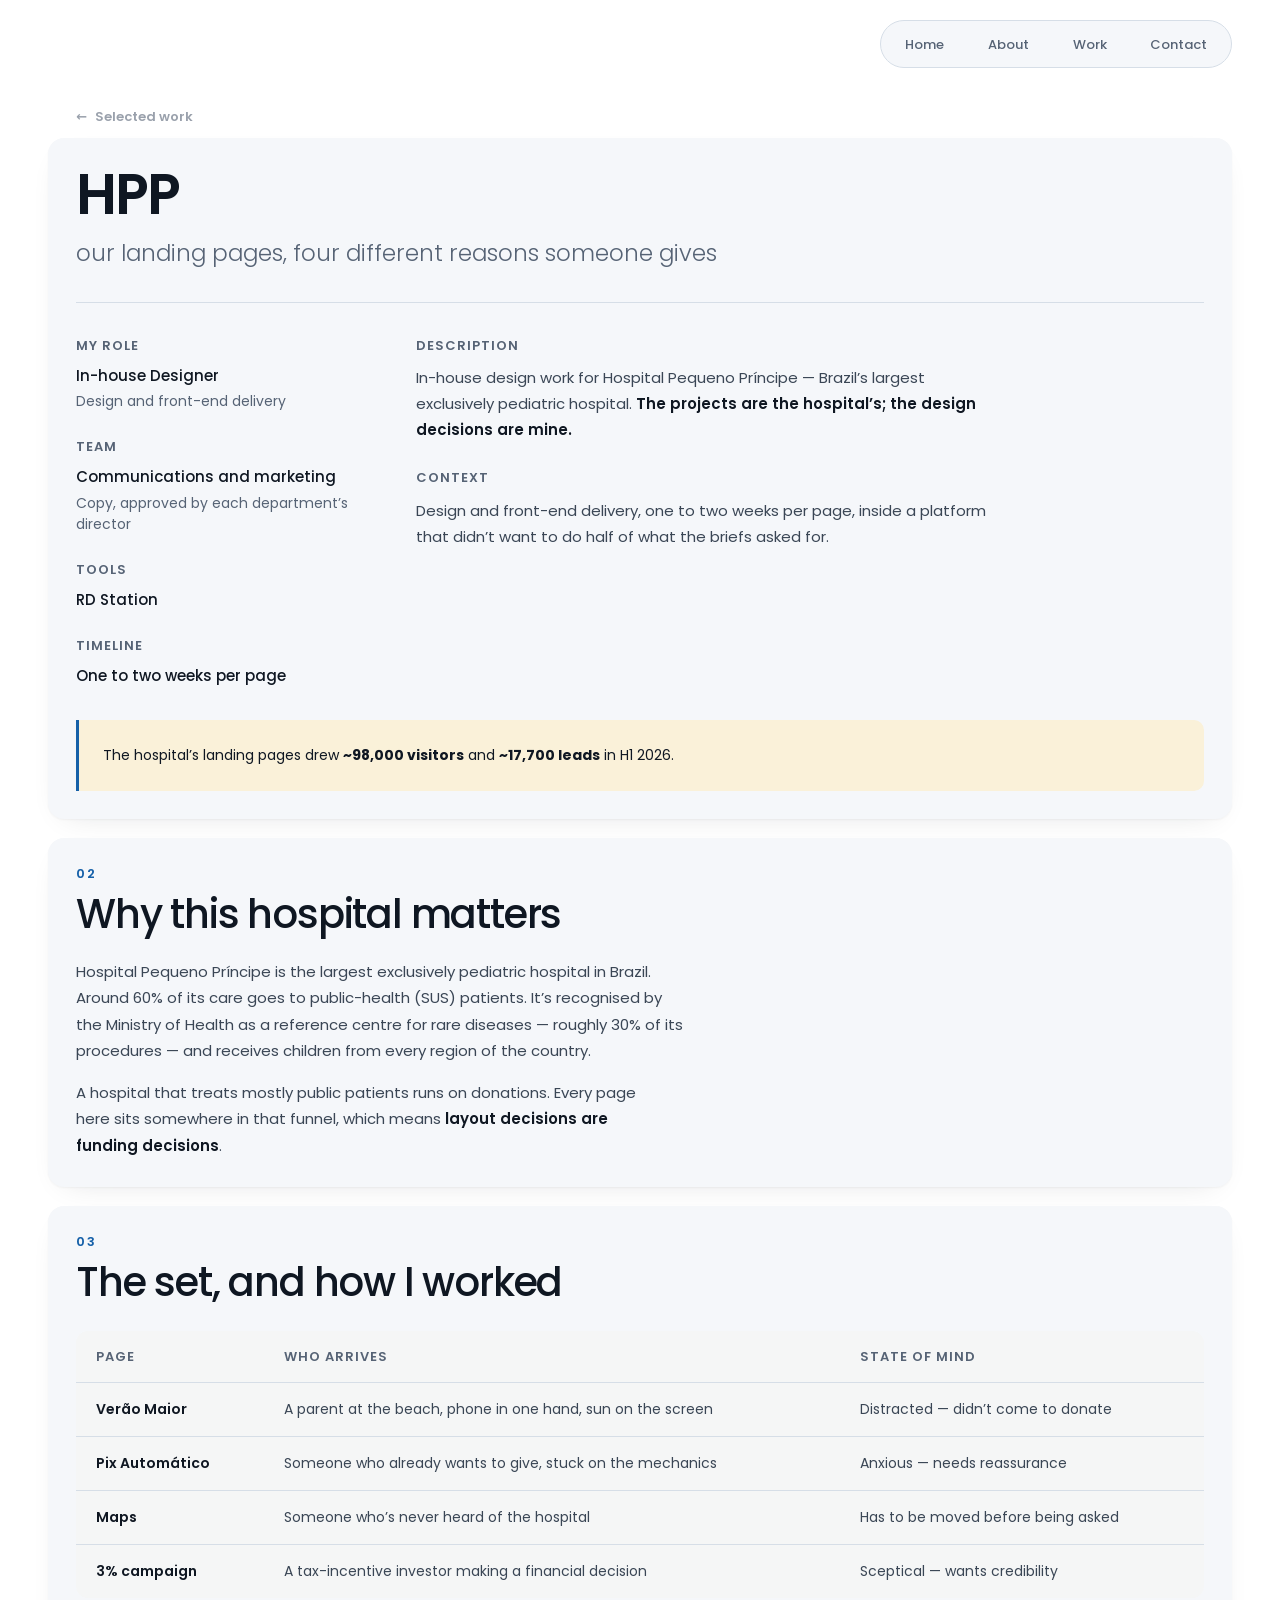
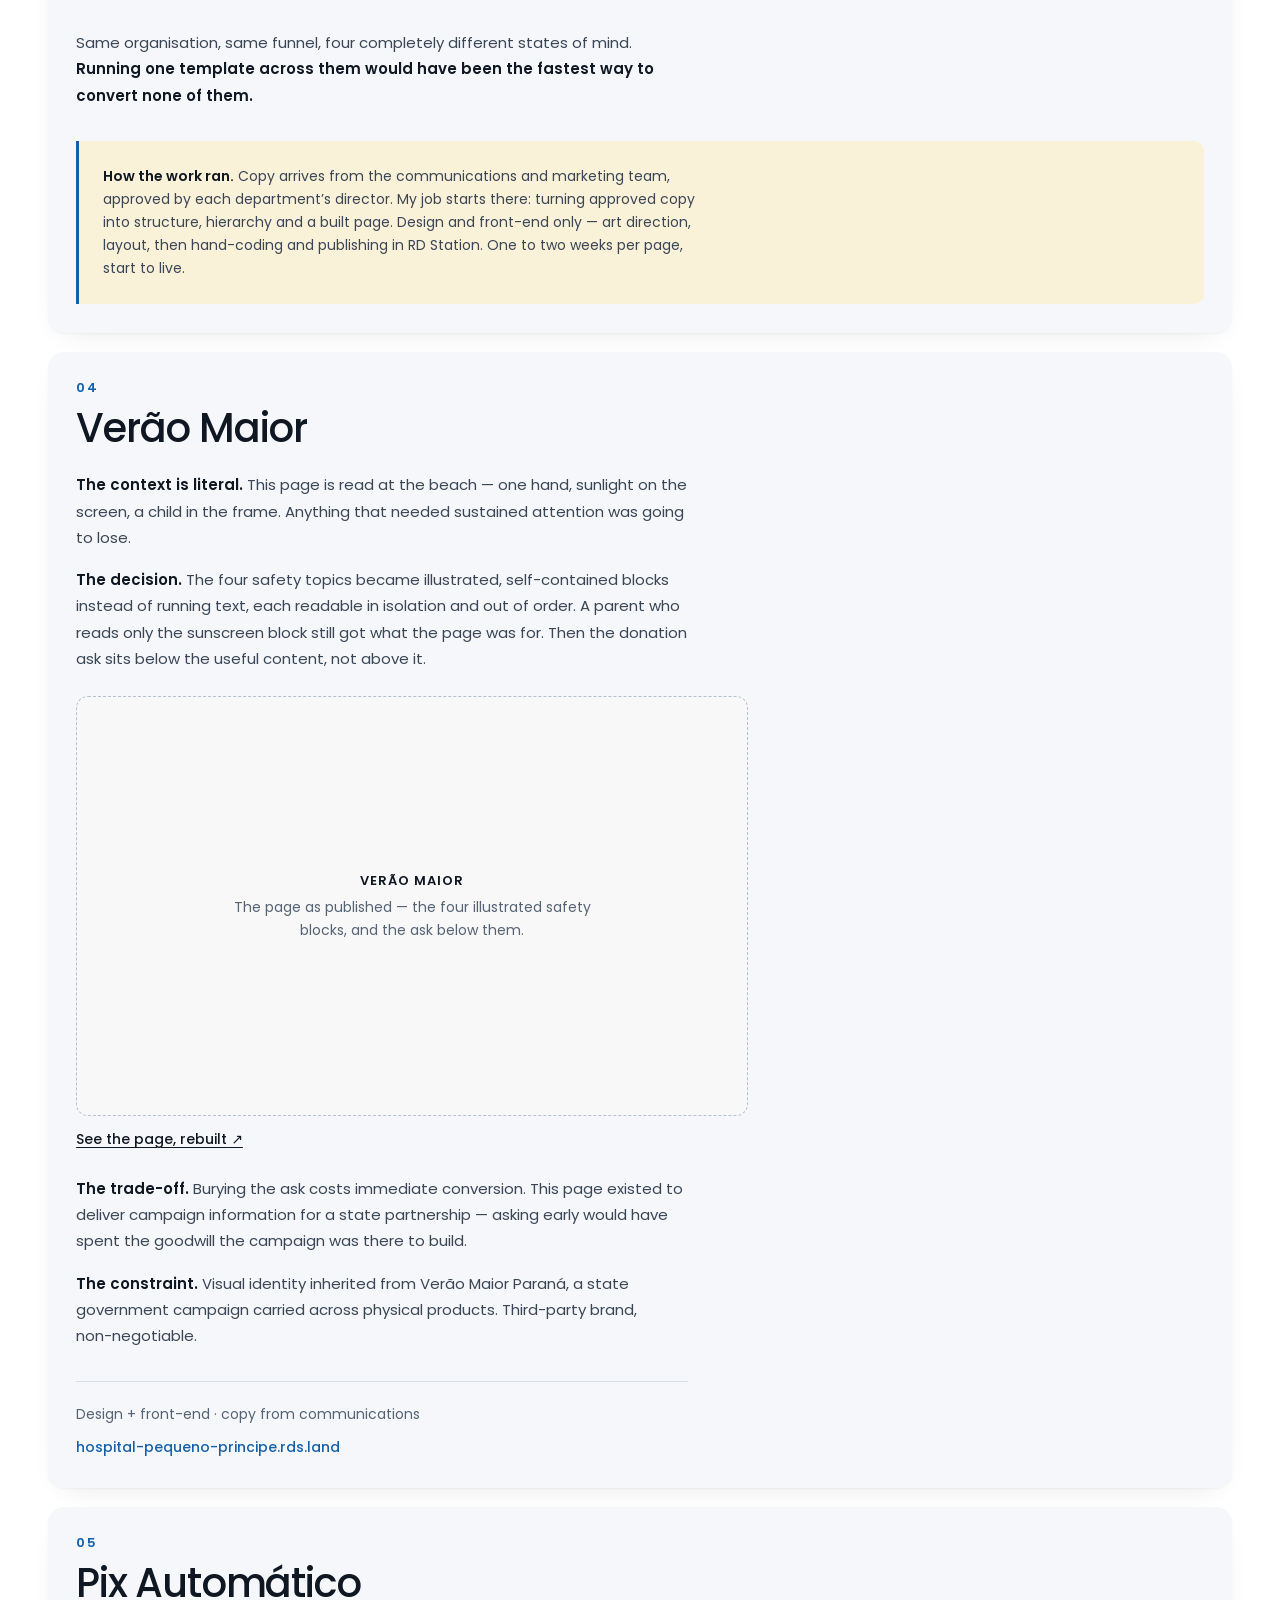
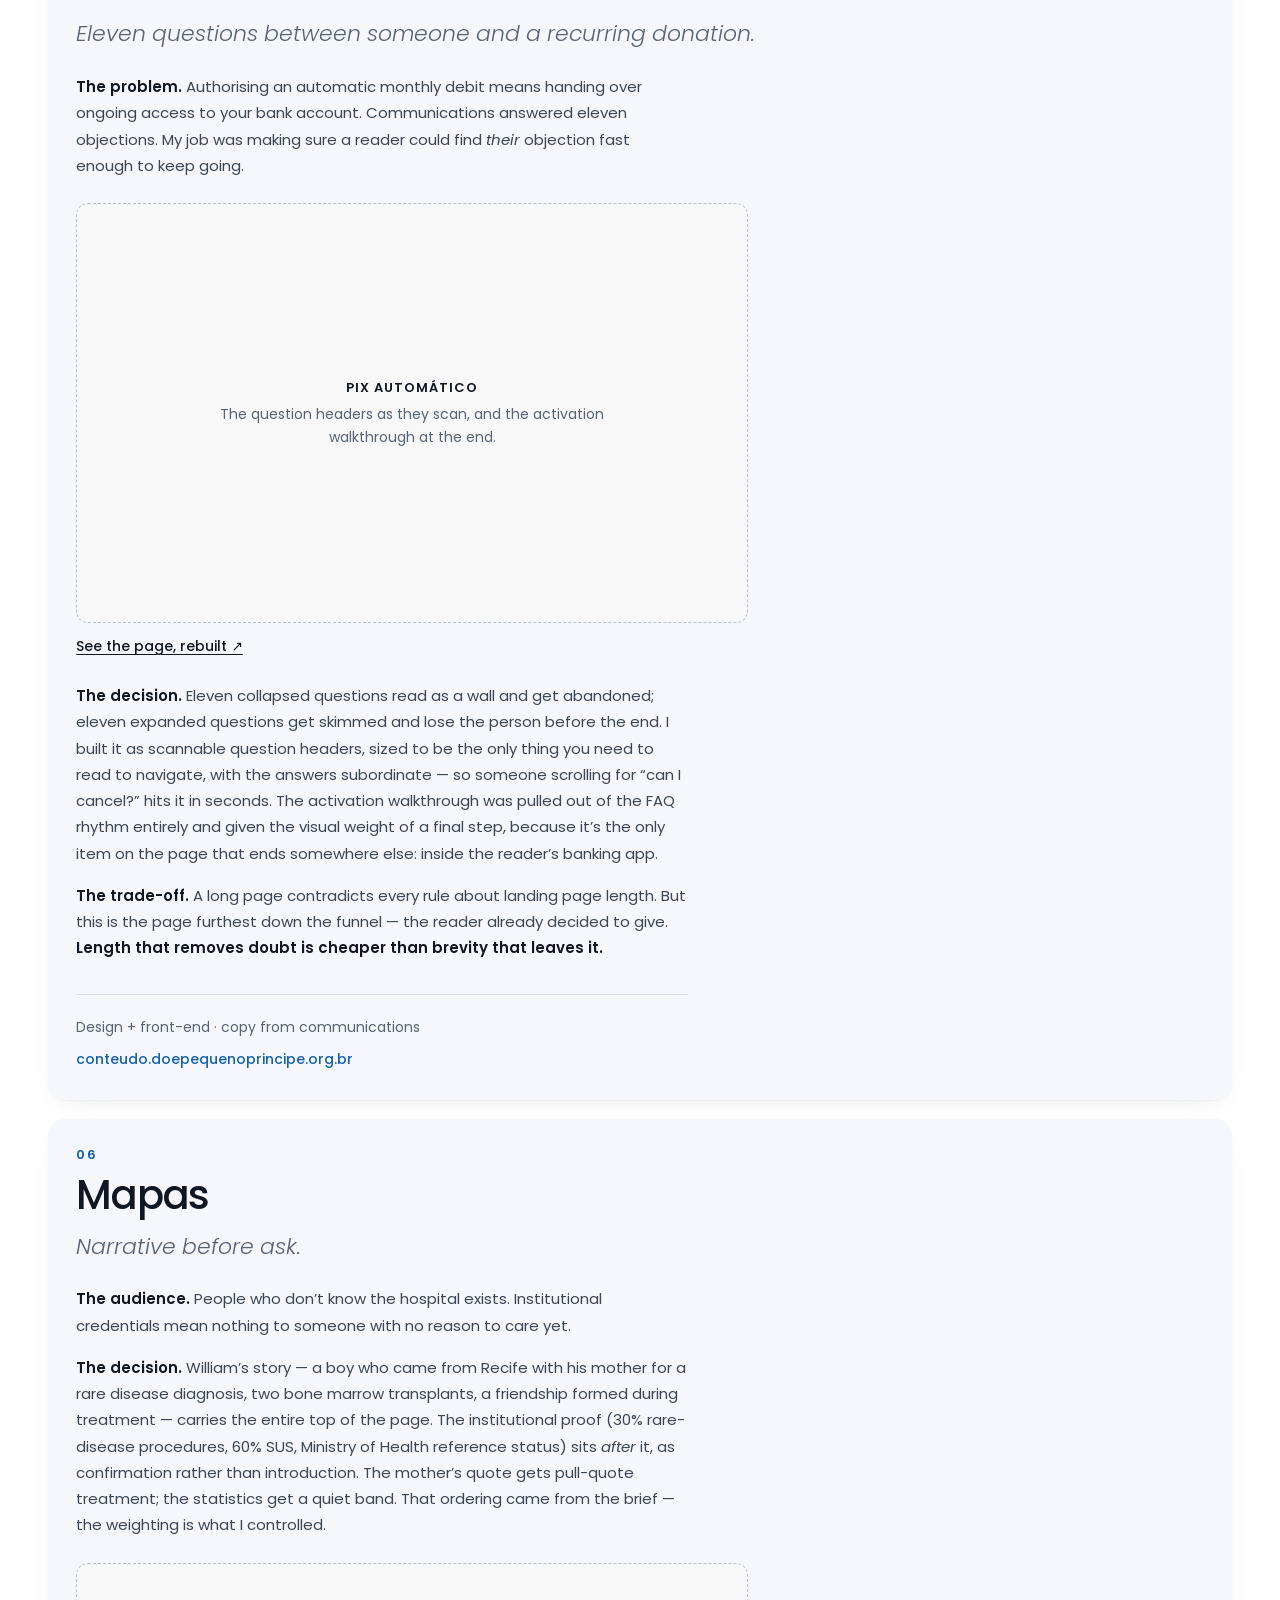
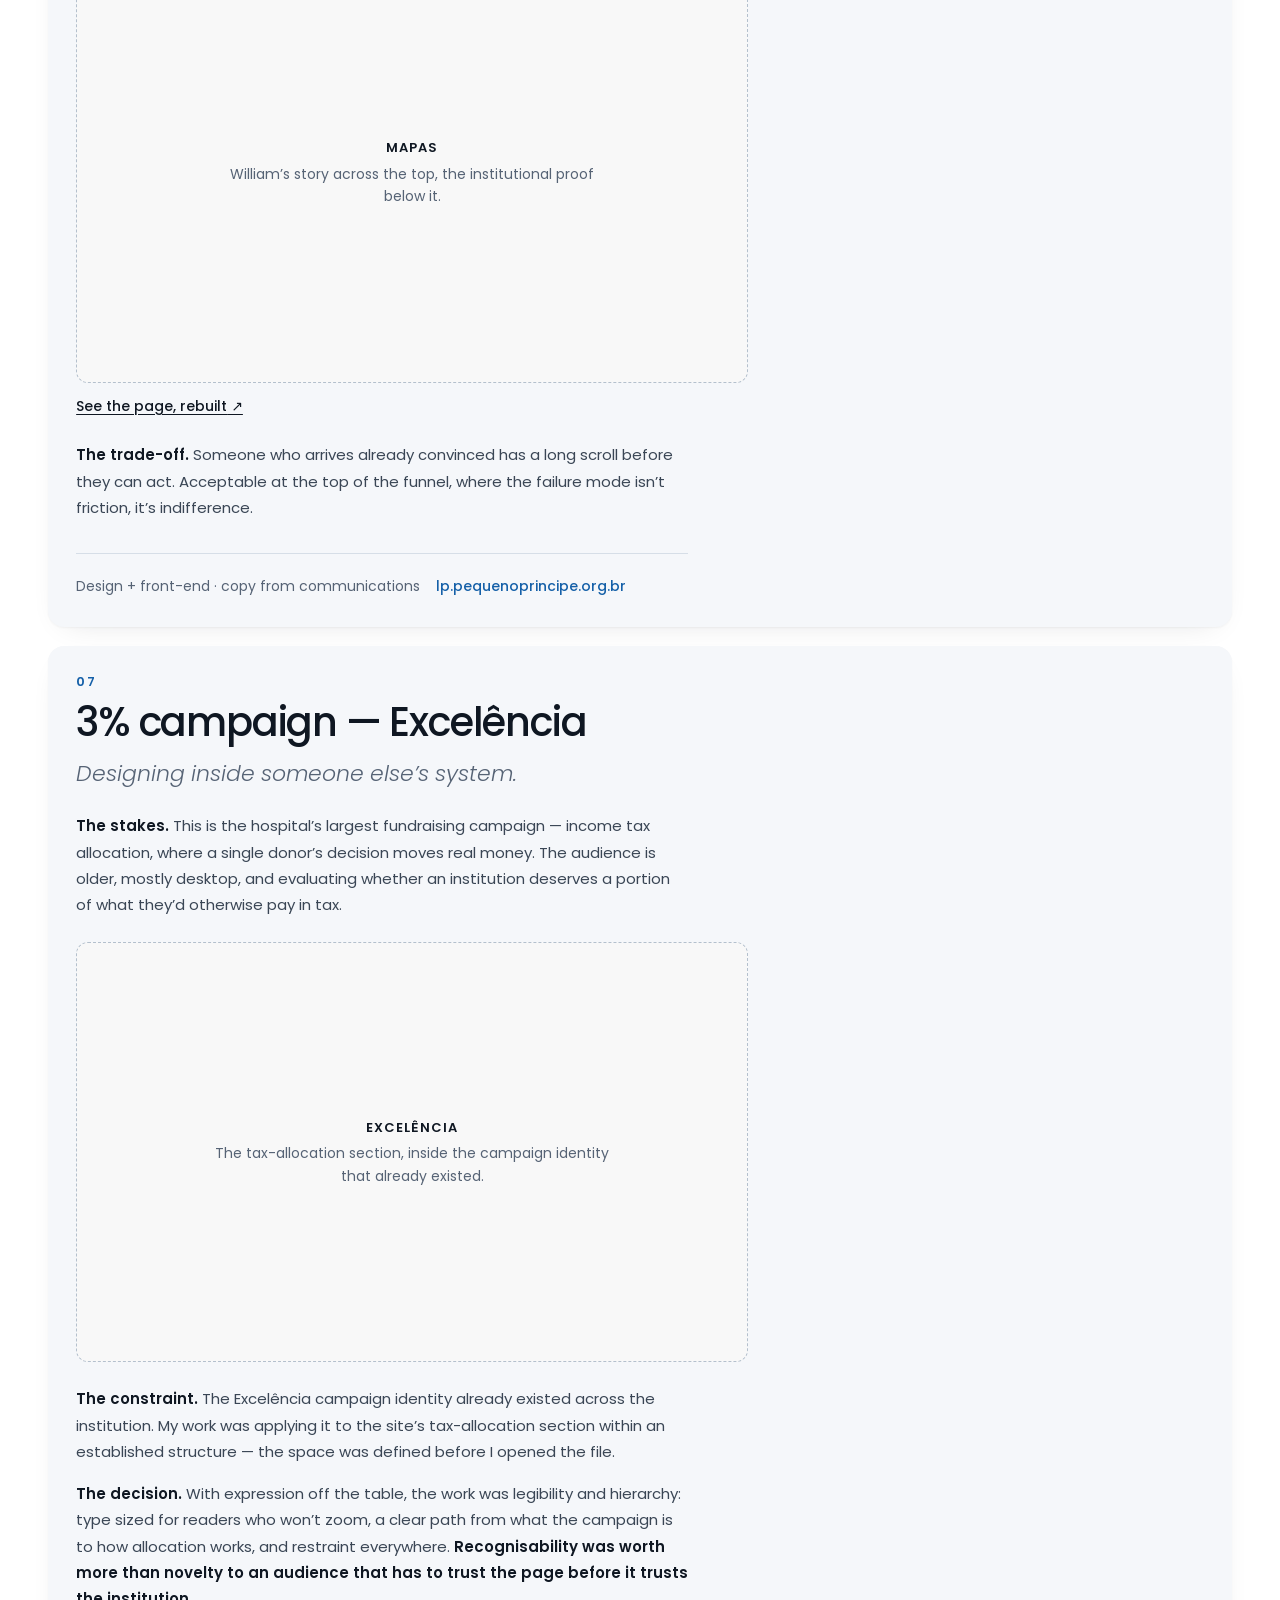
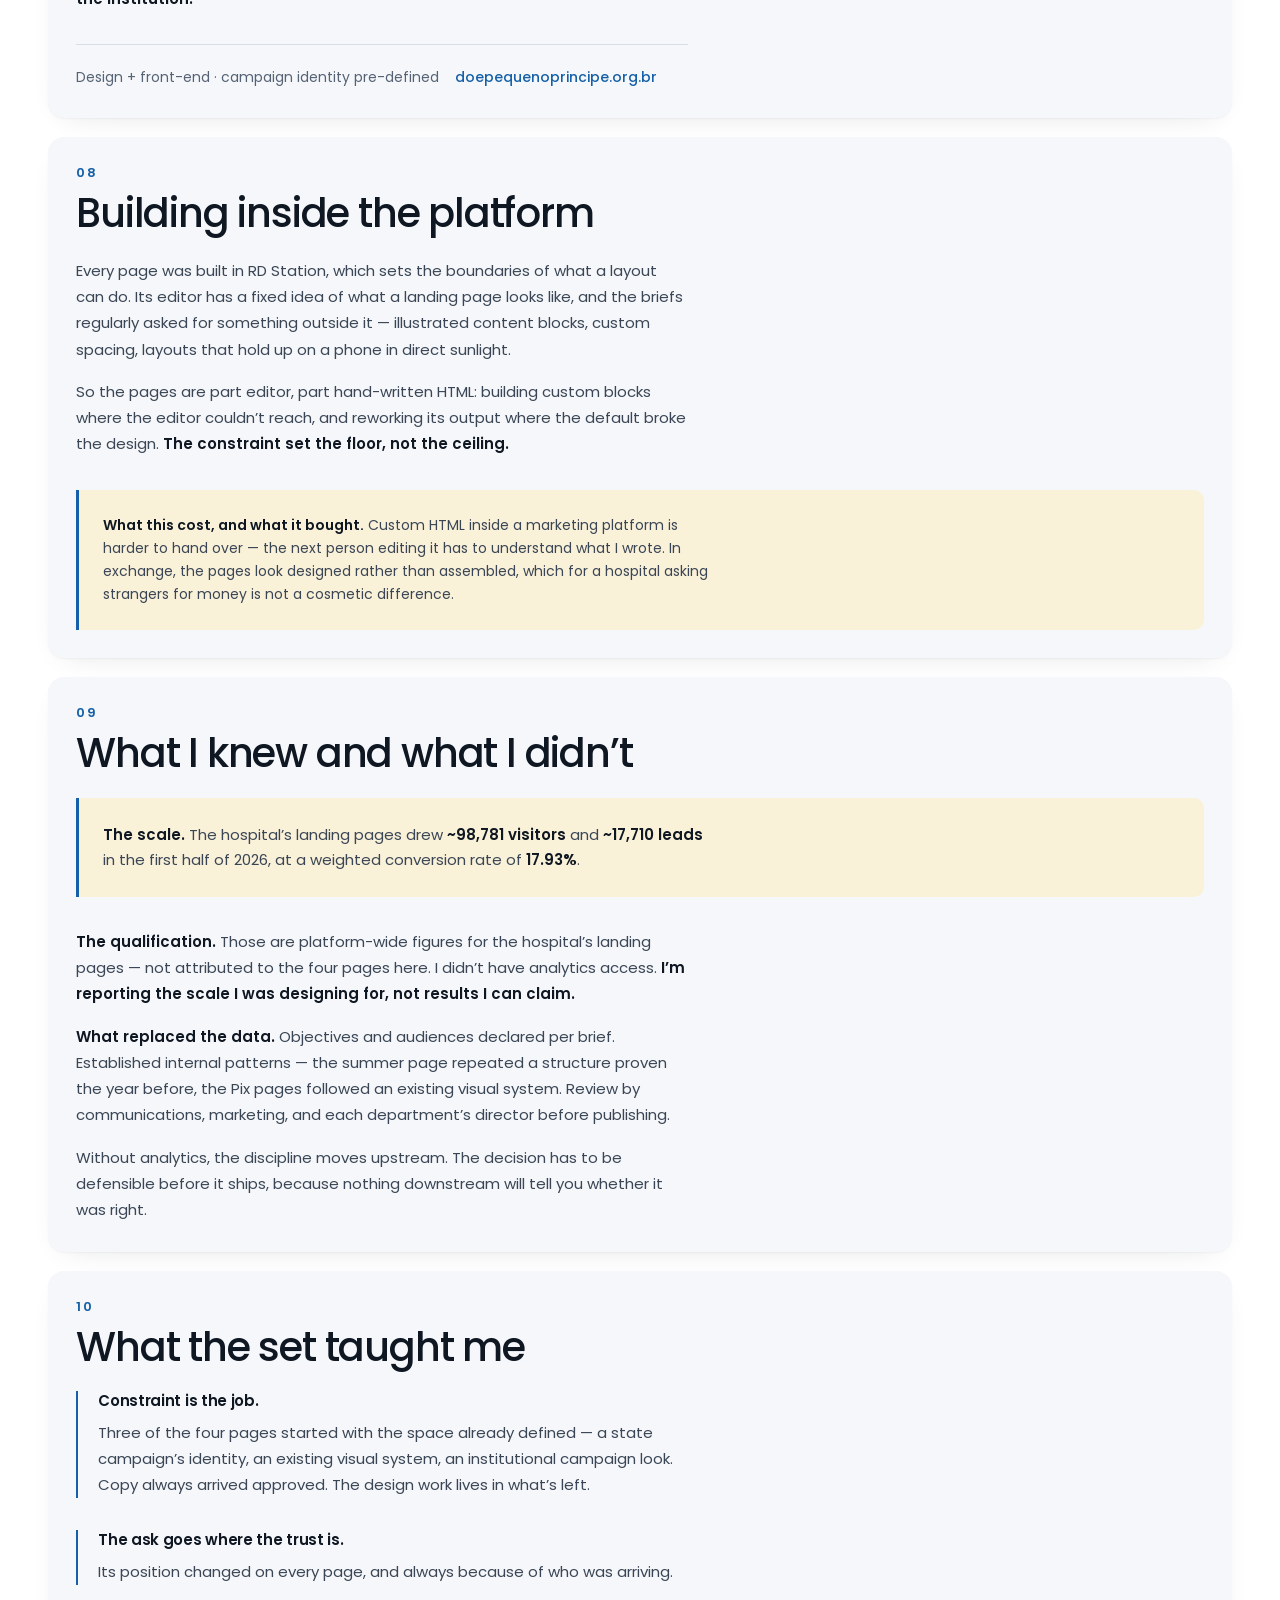
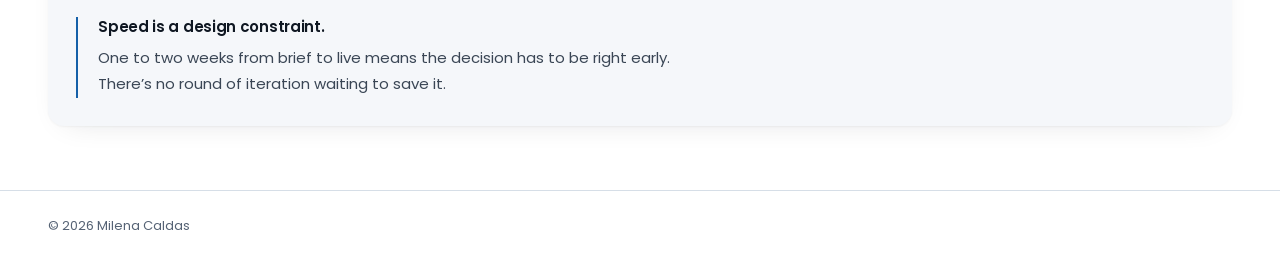
<file: case-hpp.html>
<!DOCTYPE html>
<html lang="en">
<head>
<meta charset="utf-8"/>
<meta name="viewport" content="width=device-width, initial-scale=1.0, viewport-fit=cover"/>
<title>HPP &mdash; Milena Caldas</title>
<meta name="description" content="Four landing pages for Hospital Pequeno Príncipe — four different reasons someone gives, and four different places the ask belongs."/>
<meta name="theme-color" content="#FFFFFF"/>
<link rel="icon" type="image/png" sizes="256x256" href="assets/ui/favicon.png"/>
<link rel="icon" type="image/png" sizes="32x32" href="assets/ui/favicon-32.png"/>
<link rel="preconnect" href="https://fonts.googleapis.com"/>
<link rel="preconnect" href="https://fonts.gstatic.com" crossorigin/>
<link rel="stylesheet" href="https://fonts.googleapis.com/css2?family=Poppins:ital,wght@0,300;0,400;0,500;0,600;0,700;0,800;1,500&amp;display=swap"/>
<link rel="stylesheet" href="new-home.css?v=ludis-hint-1"/>
<link rel="stylesheet" href="case-hpp.css?v=ludis-hint-1"/>
</head>
<body class="nh">

<a class="nh-skip" href="#case">Skip to content</a>

<header class="nh-header">
    <nav class="nh-nav" aria-label="Primary">
        <a href="index.html">Home</a>
        <a href="about.html">About</a>
        <a href="work.html">Work</a>
        <a aria-disabled="true">Contact</a>
    </nav>
</header>

<main id="top">

    <p class="nh-shell nh-kicker"><a class="pp-back" href="work.html"><span aria-hidden="true">&larr;</span> Selected work</a></p>

    <!-- =====================================================================
         Every .pp-slot is a waiting screenshot. Put an <img> inside one and
         its note stands down and the dashed field becomes the frame.

         Three of the four pages were rebuilt for this portfolio and are
         served from hpp/ — each of those slots carries a link to its page, so
         the design can be read now rather than only described.
    ===================================================================== -->

    <div class="nh-shell pp-page" id="case">

        <!-- ===============================================================
             The opening.
        =============================================================== -->
        <!-- The header every case opens on. The line the brief opened with is
             the tagline; what followed it is the description and context. -->
        <header class="nh-card nh-card--content nh-casehead" style="--i: 0" aria-labelledby="pp-title">
            <h1 class="nh-casehead__name" id="pp-title">HPP</h1>
            <p class="nh-casehead__tagline">our landing pages, four different reasons someone gives</p>

            <div class="nh-casehead__cols">
                <dl class="nh-casehead__meta">
                    <div><dt>My role</dt><dd>In-house Designer<small>Design and front-end delivery</small></dd></div>
                    <div><dt>Team</dt><dd>Communications and marketing<small>Copy, approved by each department&rsquo;s director</small></dd></div>
                    <div><dt>Tools</dt><dd>RD Station</dd></div>
                    <div><dt>Timeline</dt><dd>One to two weeks per page</dd></div>
                </dl>

                <div class="nh-casehead__blocks">
                    <div>
                        <p class="nh-casehead__label">Description</p>
                        <p>In-house design work for Hospital Pequeno Pr&iacute;ncipe &mdash; Brazil&rsquo;s largest exclusively pediatric hospital. <strong>The projects are the hospital&rsquo;s; the design decisions are mine.</strong></p>
                    </div>
                    <div>
                        <p class="nh-casehead__label">Context</p>
                        <p>Design and front-end delivery, one to two weeks per page, inside a platform that didn&rsquo;t want to do half of what the briefs asked for.</p>
                    </div>
                </div>
            </div>

            <aside class="pp-aside">
                <p>The hospital&rsquo;s landing pages drew <strong>~98,000 visitors</strong> and <strong>~17,700 leads</strong> in H1 2026.</p>
            </aside>
        </header>

        <!-- ===============================================================
             02
        =============================================================== -->
        <section class="nh-card nh-card--content pp-card" style="--i: 1" aria-labelledby="pp-why-title">
            <h2 class="pp-h2" id="pp-why-title"><span class="pp-n" aria-hidden="true">02</span>Why this hospital matters</h2>
            <p>Hospital Pequeno Pr&iacute;ncipe is the largest exclusively pediatric hospital in Brazil. Around 60% of its care goes to public-health (SUS) patients. It&rsquo;s recognised by the Ministry of Health as a reference centre for rare diseases &mdash; roughly 30% of its procedures &mdash; and receives children from every region of the country.</p>
            <p>A hospital that treats mostly public patients runs on donations. Every page here sits somewhere in that funnel, which means <strong>layout decisions are funding decisions</strong>.</p>
        </section>

        <!-- ===============================================================
             03 — the set. The four pages are a table because they are one:
             three columns that only mean anything read across.
        =============================================================== -->
        <section class="nh-card nh-card--content pp-card" style="--i: 2" aria-labelledby="pp-set-title">
            <h2 class="pp-h2" id="pp-set-title"><span class="pp-n" aria-hidden="true">03</span>The set, and how I worked</h2>

            <div class="pp-tablewrap" role="region" aria-labelledby="pp-set-title" tabindex="0">
                <table class="pp-table">
                    <thead>
                        <tr><th scope="col">Page</th><th scope="col">Who arrives</th><th scope="col">State of mind</th></tr>
                    </thead>
                    <tbody>
                        <tr>
                            <th scope="row">Ver&atilde;o Maior</th>
                            <td>A parent at the beach, phone in one hand, sun on the screen</td>
                            <td>Distracted &mdash; didn&rsquo;t come to donate</td>
                        </tr>
                        <tr>
                            <th scope="row">Pix Autom&aacute;tico</th>
                            <td>Someone who already wants to give, stuck on the mechanics</td>
                            <td>Anxious &mdash; needs reassurance</td>
                        </tr>
                        <tr>
                            <th scope="row">Maps</th>
                            <td>Someone who&rsquo;s never heard of the hospital</td>
                            <td>Has to be moved before being asked</td>
                        </tr>
                        <tr>
                            <th scope="row">3% campaign</th>
                            <td>A tax-incentive investor making a financial decision</td>
                            <td>Sceptical &mdash; wants credibility</td>
                        </tr>
                    </tbody>
                </table>
            </div>

            <p>Same organisation, same funnel, four completely different states of mind. <strong>Running one template across them would have been the fastest way to convert none of them.</strong></p>

            <aside class="pp-aside">
                <p><b>How the work ran.</b> Copy arrives from the communications and marketing team, approved by each department&rsquo;s director. My job starts there: turning approved copy into structure, hierarchy and a built page. Design and front-end only &mdash; art direction, layout, then hand-coding and publishing in RD Station. One to two weeks per page, start to live.</p>
            </aside>
        </section>

        <!-- ===============================================================
             04 — Verão Maior
        =============================================================== -->
        <section class="nh-card nh-card--content pp-card pp-lp" style="--i: 3" aria-labelledby="pp-verao-title">
            <h2 class="pp-h2" id="pp-verao-title"><span class="pp-n" aria-hidden="true">04</span>Ver&atilde;o Maior</h2>

            <p><b>The context is literal.</b> This page is read at the beach &mdash; one hand, sunlight on the screen, a child in the frame. Anything that needed sustained attention was going to lose.</p>
            <p><b>The decision.</b> The four safety topics became illustrated, self-contained blocks instead of running text, each readable in isolation and out of order. A parent who reads only the sunscreen block still got what the page was for. Then the donation ask sits below the useful content, not above it.</p>

            <figure class="pp-shot">
                <div class="pp-slot" style="--ratio: 16 / 10">
                    <p class="pp-slot__note"><b>Ver&atilde;o Maior</b>The page as published &mdash; the four illustrated safety blocks, and the ask below them.</p>
                </div>
                <figcaption><a class="pp-open" href="hpp/verao-maior.html" target="_blank" rel="noopener noreferrer">See the page, rebuilt<span aria-hidden="true"> &#8599;</span><span class="nh-visually-hidden"> (opens in a new tab)</span></a></figcaption>
            </figure>

            <p><b>The trade-off.</b> Burying the ask costs immediate conversion. This page existed to deliver campaign information for a state partnership &mdash; asking early would have spent the goodwill the campaign was there to build.</p>
            <p><b>The constraint.</b> Visual identity inherited from Ver&atilde;o Maior Paran&aacute;, a state government campaign carried across physical products. Third-party brand, non-negotiable.</p>

            <p class="pp-credit"><span>Design + front-end &middot; copy from communications</span><span class="pp-credit__host">hospital-pequeno-principe.rds.land</span></p>
        </section>

        <!-- ===============================================================
             05 — Pix Automático
        =============================================================== -->
        <section class="nh-card nh-card--content pp-card pp-lp" style="--i: 4" aria-labelledby="pp-pix-title">
            <h2 class="pp-h2" id="pp-pix-title"><span class="pp-n" aria-hidden="true">05</span>Pix Autom&aacute;tico</h2>
            <p class="pp-standfirst">Eleven questions between someone and a recurring donation.</p>

            <p><b>The problem.</b> Authorising an automatic monthly debit means handing over ongoing access to your bank account. Communications answered eleven objections. My job was making sure a reader could find <em>their</em> objection fast enough to keep going.</p>

            <figure class="pp-shot">
                <div class="pp-slot" style="--ratio: 16 / 10">
                    <p class="pp-slot__note"><b>Pix Autom&aacute;tico</b>The question headers as they scan, and the activation walkthrough at the end.</p>
                </div>
                <figcaption><a class="pp-open" href="hpp/pix-automatico.html" target="_blank" rel="noopener noreferrer">See the page, rebuilt<span aria-hidden="true"> &#8599;</span><span class="nh-visually-hidden"> (opens in a new tab)</span></a></figcaption>
            </figure>

            <p><b>The decision.</b> Eleven collapsed questions read as a wall and get abandoned; eleven expanded questions get skimmed and lose the person before the end. I built it as scannable question headers, sized to be the only thing you need to read to navigate, with the answers subordinate &mdash; so someone scrolling for &ldquo;can I cancel?&rdquo; hits it in seconds. The activation walkthrough was pulled out of the FAQ rhythm entirely and given the visual weight of a final step, because it&rsquo;s the only item on the page that ends somewhere else: inside the reader&rsquo;s banking app.</p>
            <p><b>The trade-off.</b> A long page contradicts every rule about landing page length. But this is the page furthest down the funnel &mdash; the reader already decided to give. <strong>Length that removes doubt is cheaper than brevity that leaves it.</strong></p>

            <p class="pp-credit"><span>Design + front-end &middot; copy from communications</span><span class="pp-credit__host">conteudo.doepequenoprincipe.org.br</span></p>
        </section>

        <!-- ===============================================================
             06 — Mapas
        =============================================================== -->
        <section class="nh-card nh-card--content pp-card pp-lp" style="--i: 5" aria-labelledby="pp-mapas-title">
            <h2 class="pp-h2" id="pp-mapas-title"><span class="pp-n" aria-hidden="true">06</span>Mapas</h2>
            <p class="pp-standfirst">Narrative before ask.</p>

            <p><b>The audience.</b> People who don&rsquo;t know the hospital exists. Institutional credentials mean nothing to someone with no reason to care yet.</p>
            <p><b>The decision.</b> William&rsquo;s story &mdash; a boy who came from Recife with his mother for a rare disease diagnosis, two bone marrow transplants, a friendship formed during treatment &mdash; carries the entire top of the page. The institutional proof (30% rare-disease procedures, 60% SUS, Ministry of Health reference status) sits <em>after</em> it, as confirmation rather than introduction. The mother&rsquo;s quote gets pull-quote treatment; the statistics get a quiet band. That ordering came from the brief &mdash; the weighting is what I controlled.</p>

            <figure class="pp-shot">
                <div class="pp-slot" style="--ratio: 16 / 10">
                    <p class="pp-slot__note"><b>Mapas</b>William&rsquo;s story across the top, the institutional proof below it.</p>
                </div>
                <figcaption><a class="pp-open" href="hpp/todo-o-brasil.html" target="_blank" rel="noopener noreferrer">See the page, rebuilt<span aria-hidden="true"> &#8599;</span><span class="nh-visually-hidden"> (opens in a new tab)</span></a></figcaption>
            </figure>

            <p><b>The trade-off.</b> Someone who arrives already convinced has a long scroll before they can act. Acceptable at the top of the funnel, where the failure mode isn&rsquo;t friction, it&rsquo;s indifference.</p>

            <p class="pp-credit"><span>Design + front-end &middot; copy from communications</span><span class="pp-credit__host">lp.pequenoprincipe.org.br</span></p>
        </section>

        <!-- ===============================================================
             07 — 3% campaign
        =============================================================== -->
        <section class="nh-card nh-card--content pp-card pp-lp" style="--i: 6" aria-labelledby="pp-tres-title">
            <h2 class="pp-h2" id="pp-tres-title"><span class="pp-n" aria-hidden="true">07</span>3% campaign &mdash; Excel&ecirc;ncia</h2>
            <p class="pp-standfirst">Designing inside someone else&rsquo;s system.</p>

            <p><b>The stakes.</b> This is the hospital&rsquo;s largest fundraising campaign &mdash; income tax allocation, where a single donor&rsquo;s decision moves real money. The audience is older, mostly desktop, and evaluating whether an institution deserves a portion of what they&rsquo;d otherwise pay in tax.</p>

            <figure class="pp-shot">
                <div class="pp-slot" style="--ratio: 16 / 10">
                    <p class="pp-slot__note"><b>Excel&ecirc;ncia</b>The tax-allocation section, inside the campaign identity that already existed.</p>
                </div>
            </figure>

            <p><b>The constraint.</b> The Excel&ecirc;ncia campaign identity already existed across the institution. My work was applying it to the site&rsquo;s tax-allocation section within an established structure &mdash; the space was defined before I opened the file.</p>
            <p><b>The decision.</b> With expression off the table, the work was legibility and hierarchy: type sized for readers who won&rsquo;t zoom, a clear path from what the campaign is to how allocation works, and restraint everywhere. <strong>Recognisability was worth more than novelty to an audience that has to trust the page before it trusts the institution.</strong></p>

            <p class="pp-credit"><span>Design + front-end &middot; campaign identity pre-defined</span><span class="pp-credit__host">doepequenoprincipe.org.br</span></p>
        </section>

        <!-- ===============================================================
             08
        =============================================================== -->
        <section class="nh-card nh-card--content pp-card" style="--i: 7" aria-labelledby="pp-platform-title">
            <h2 class="pp-h2" id="pp-platform-title"><span class="pp-n" aria-hidden="true">08</span>Building inside the platform</h2>
            <p>Every page was built in RD Station, which sets the boundaries of what a layout can do. Its editor has a fixed idea of what a landing page looks like, and the briefs regularly asked for something outside it &mdash; illustrated content blocks, custom spacing, layouts that hold up on a phone in direct sunlight.</p>
            <p>So the pages are part editor, part hand-written HTML: building custom blocks where the editor couldn&rsquo;t reach, and reworking its output where the default broke the design. <strong>The constraint set the floor, not the ceiling.</strong></p>

            <blockquote class="pp-quote">
                <p><b>What this cost, and what it bought.</b> Custom HTML inside a marketing platform is harder to hand over &mdash; the next person editing it has to understand what I wrote. In exchange, the pages look designed rather than assembled, which for a hospital asking strangers for money is not a cosmetic difference.</p>
            </blockquote>
        </section>

        <!-- ===============================================================
             09
        =============================================================== -->
        <section class="nh-card nh-card--content pp-card" style="--i: 8" aria-labelledby="pp-knew-title">
            <h2 class="pp-h2" id="pp-knew-title"><span class="pp-n" aria-hidden="true">09</span>What I knew and what I didn&rsquo;t</h2>

            <aside class="pp-aside pp-aside--figures">
                <p><b>The scale.</b> The hospital&rsquo;s landing pages drew <strong>~98,781 visitors</strong> and <strong>~17,710 leads</strong> in the first half of 2026, at a weighted conversion rate of <strong>17.93%</strong>.</p>
            </aside>

            <p><b>The qualification.</b> Those are platform-wide figures for the hospital&rsquo;s landing pages &mdash; not attributed to the four pages here. I didn&rsquo;t have analytics access. <strong>I&rsquo;m reporting the scale I was designing for, not results I can claim.</strong></p>
            <p><b>What replaced the data.</b> Objectives and audiences declared per brief. Established internal patterns &mdash; the summer page repeated a structure proven the year before, the Pix pages followed an existing visual system. Review by communications, marketing, and each department&rsquo;s director before publishing.</p>
            <p>Without analytics, the discipline moves upstream. The decision has to be defensible before it ships, because nothing downstream will tell you whether it was right.</p>
        </section>

        <!-- ===============================================================
             10
        =============================================================== -->
        <section class="nh-card nh-card--content pp-card" style="--i: 9" aria-labelledby="pp-taught-title">
            <h2 class="pp-h2" id="pp-taught-title"><span class="pp-n" aria-hidden="true">10</span>What the set taught me</h2>

            <ul class="pp-lessons">
                <li>
                    <h3>Constraint is the job.</h3>
                    <p>Three of the four pages started with the space already defined &mdash; a state campaign&rsquo;s identity, an existing visual system, an institutional campaign look. Copy always arrived approved. The design work lives in what&rsquo;s left.</p>
                </li>
                <li>
                    <h3>The ask goes where the trust is.</h3>
                    <p>Its position changed on every page, and always because of who was arriving.</p>
                </li>
                <li>
                    <h3>Speed is a design constraint.</h3>
                    <p>One to two weeks from brief to live means the decision has to be right early. There&rsquo;s no round of iteration waiting to save it.</p>
                </li>
            </ul>
        </section>

    </div>

</main>

<footer class="nh-footer">
    <div class="nh-shell nh-footer__inner">
        <p>&copy; 2026 Milena Caldas</p>
    </div>
</footer>

<script src="scripts/new-home.js?v=ludis-hint-1"></script>
</body>
</html>
</file>
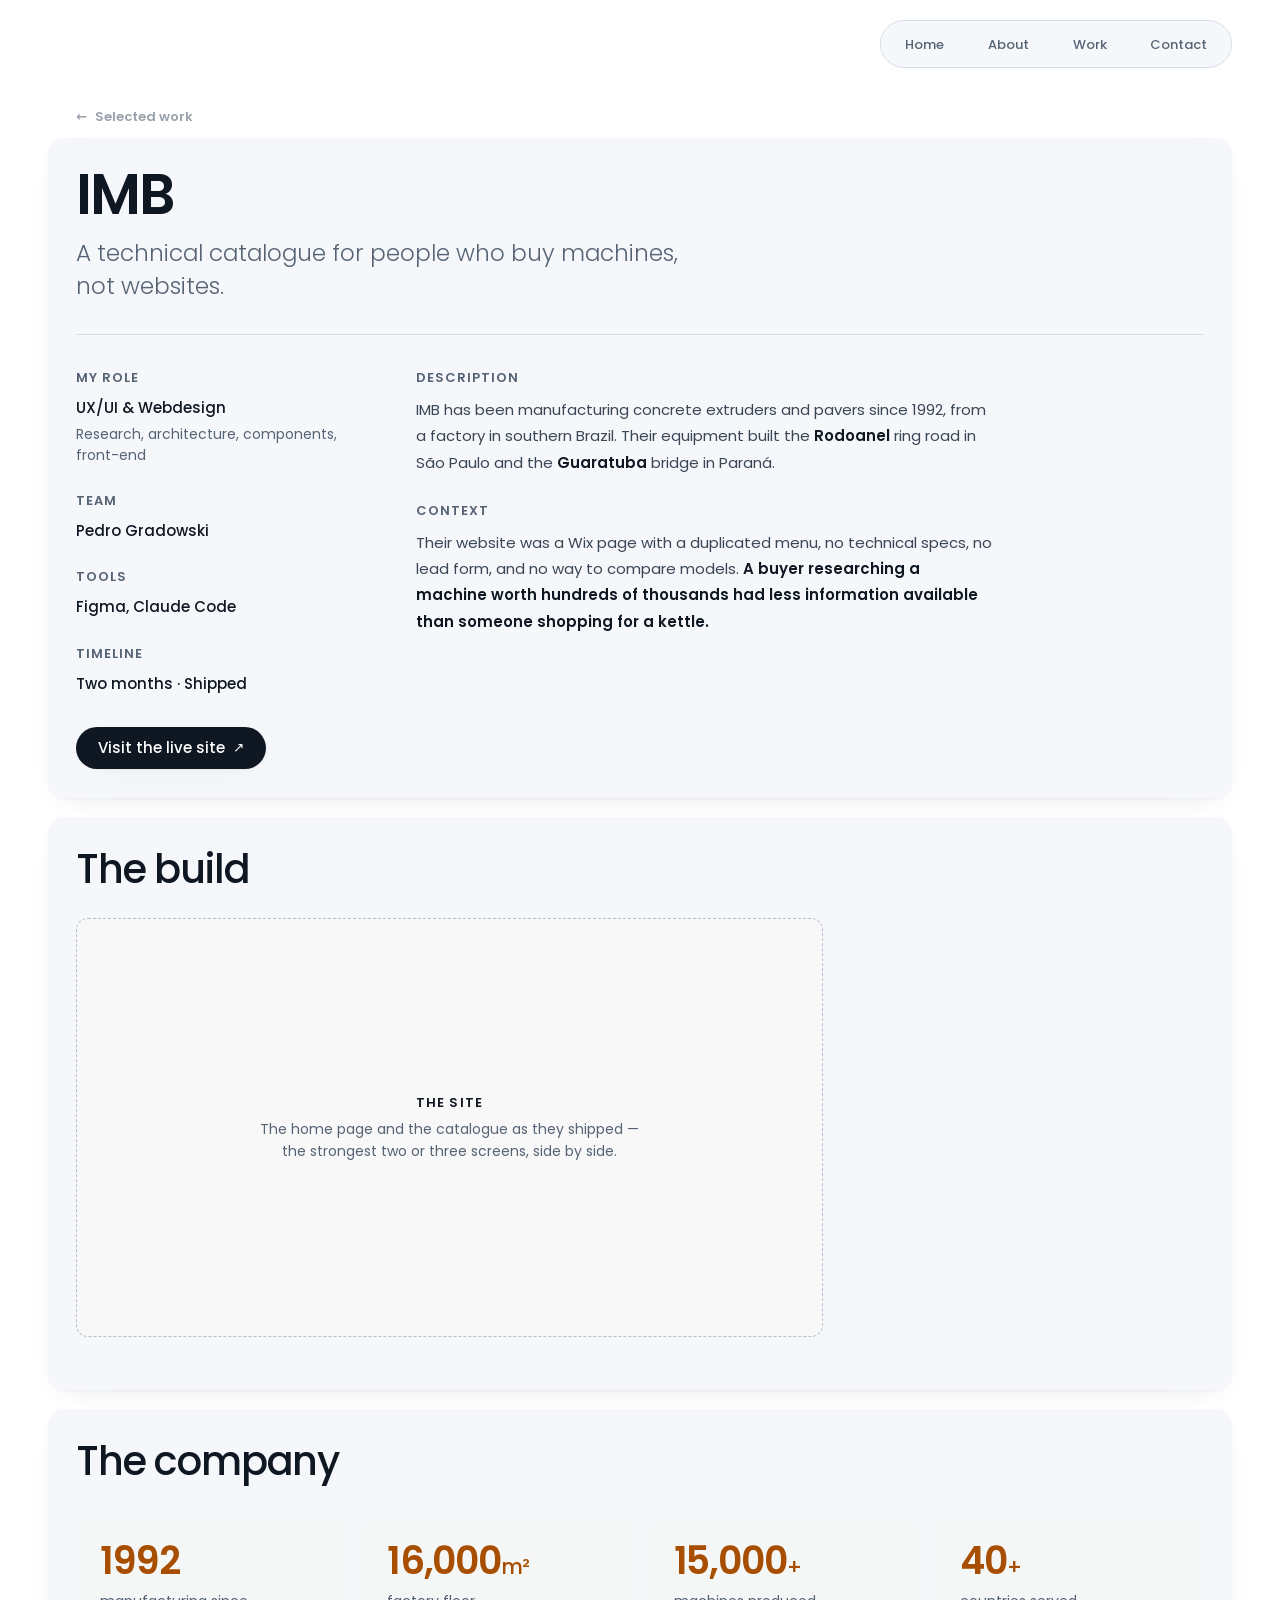
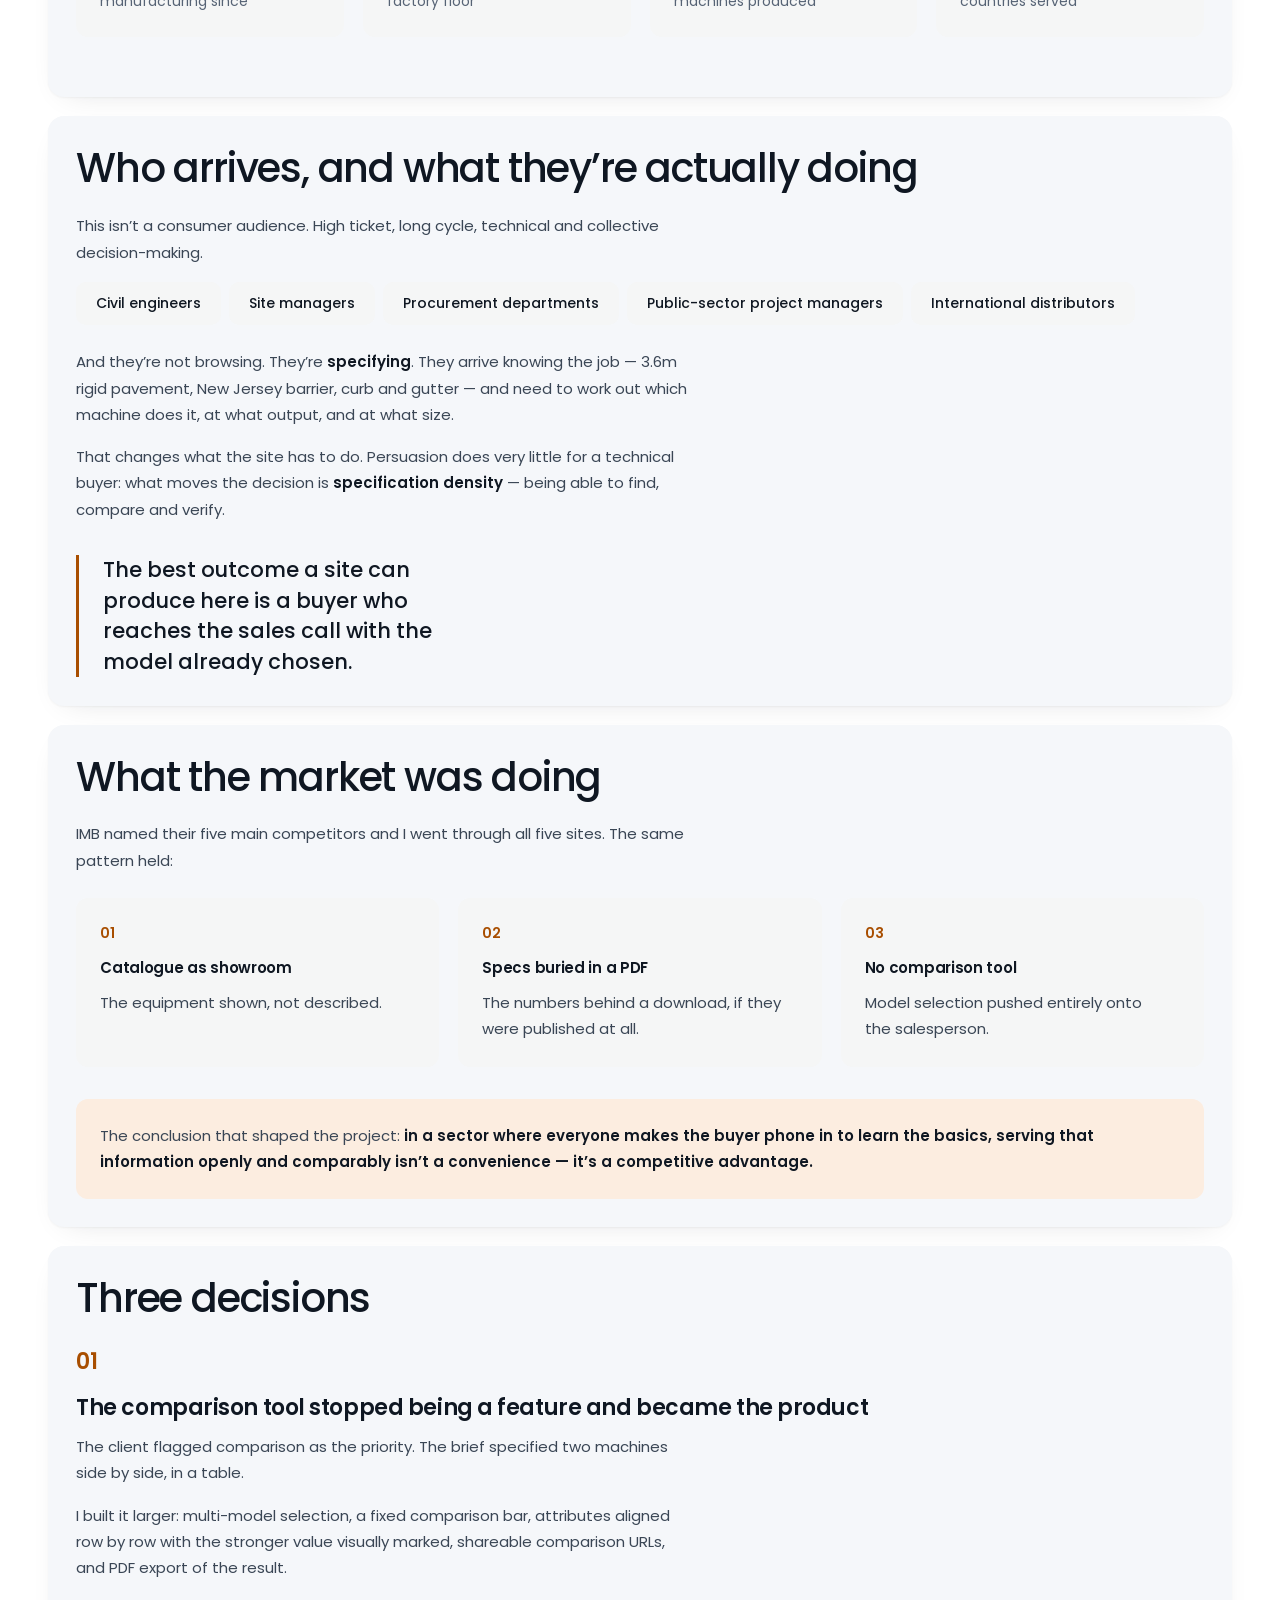
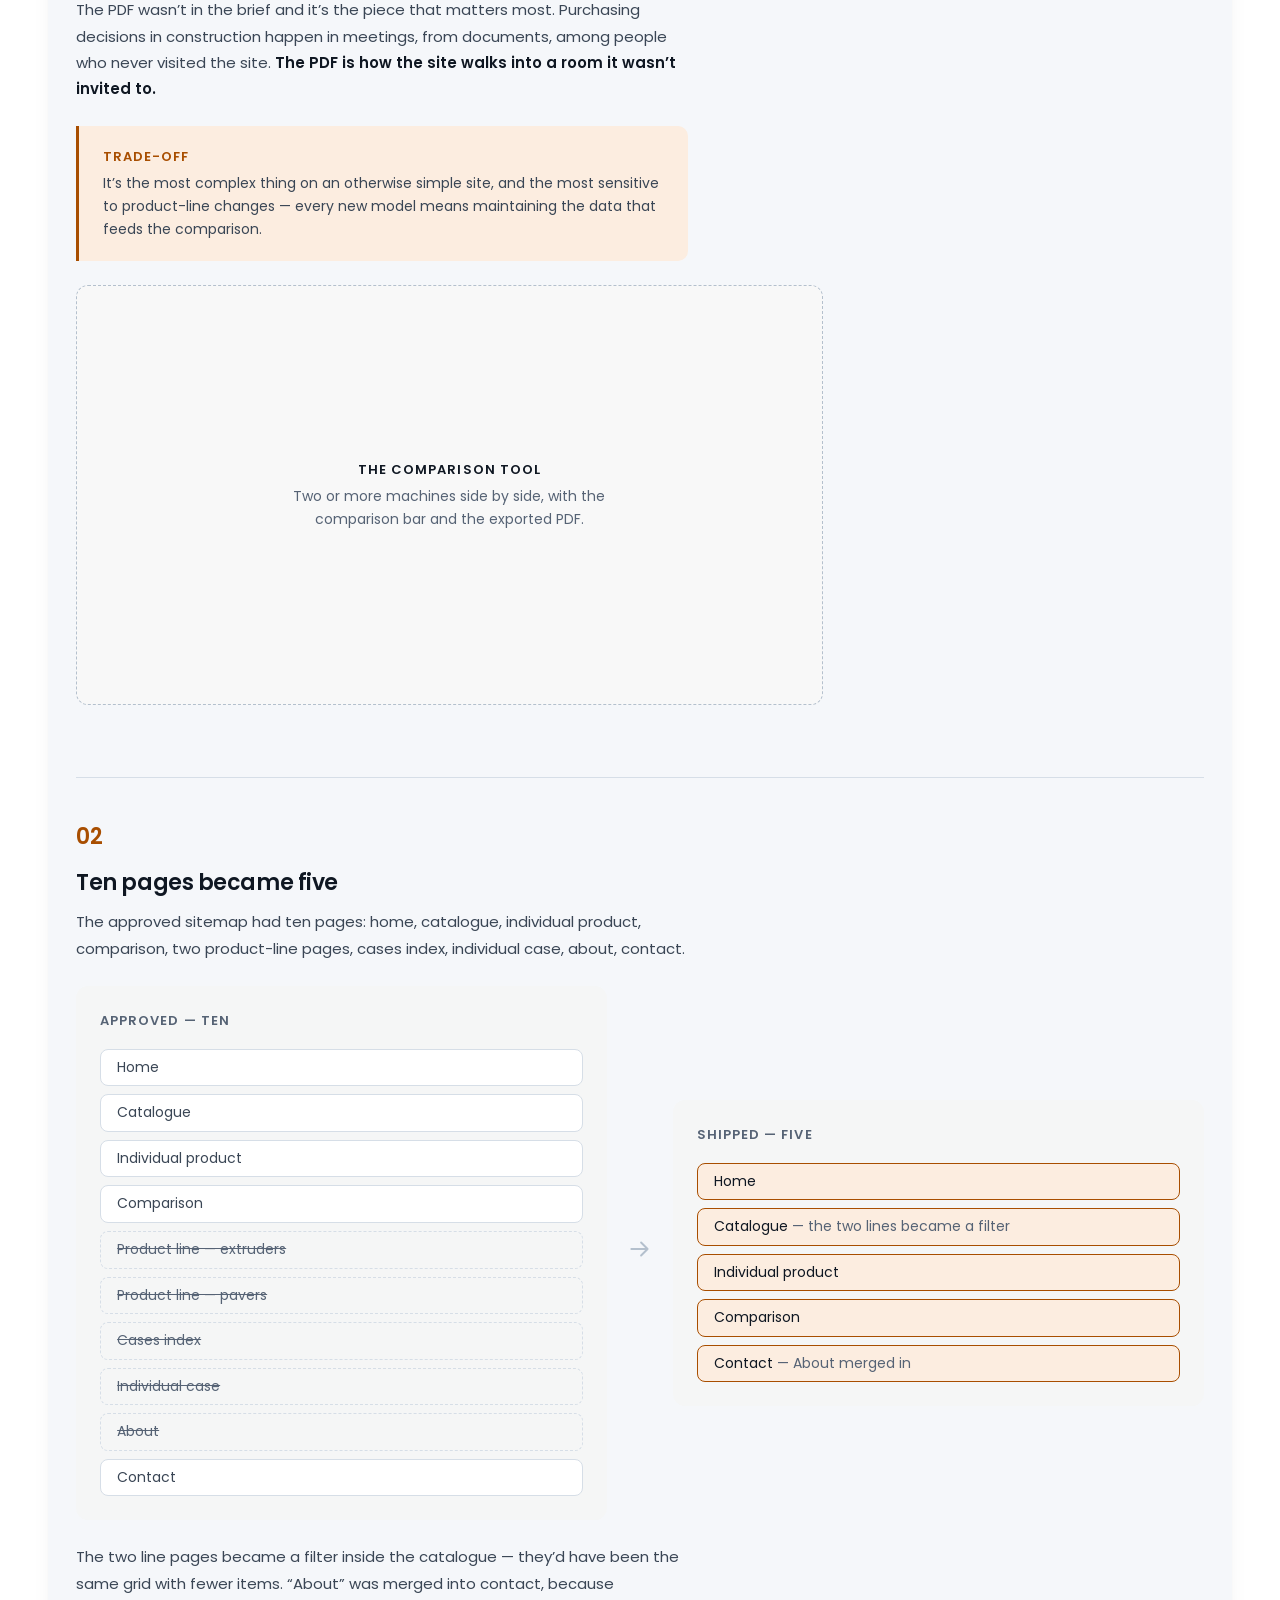
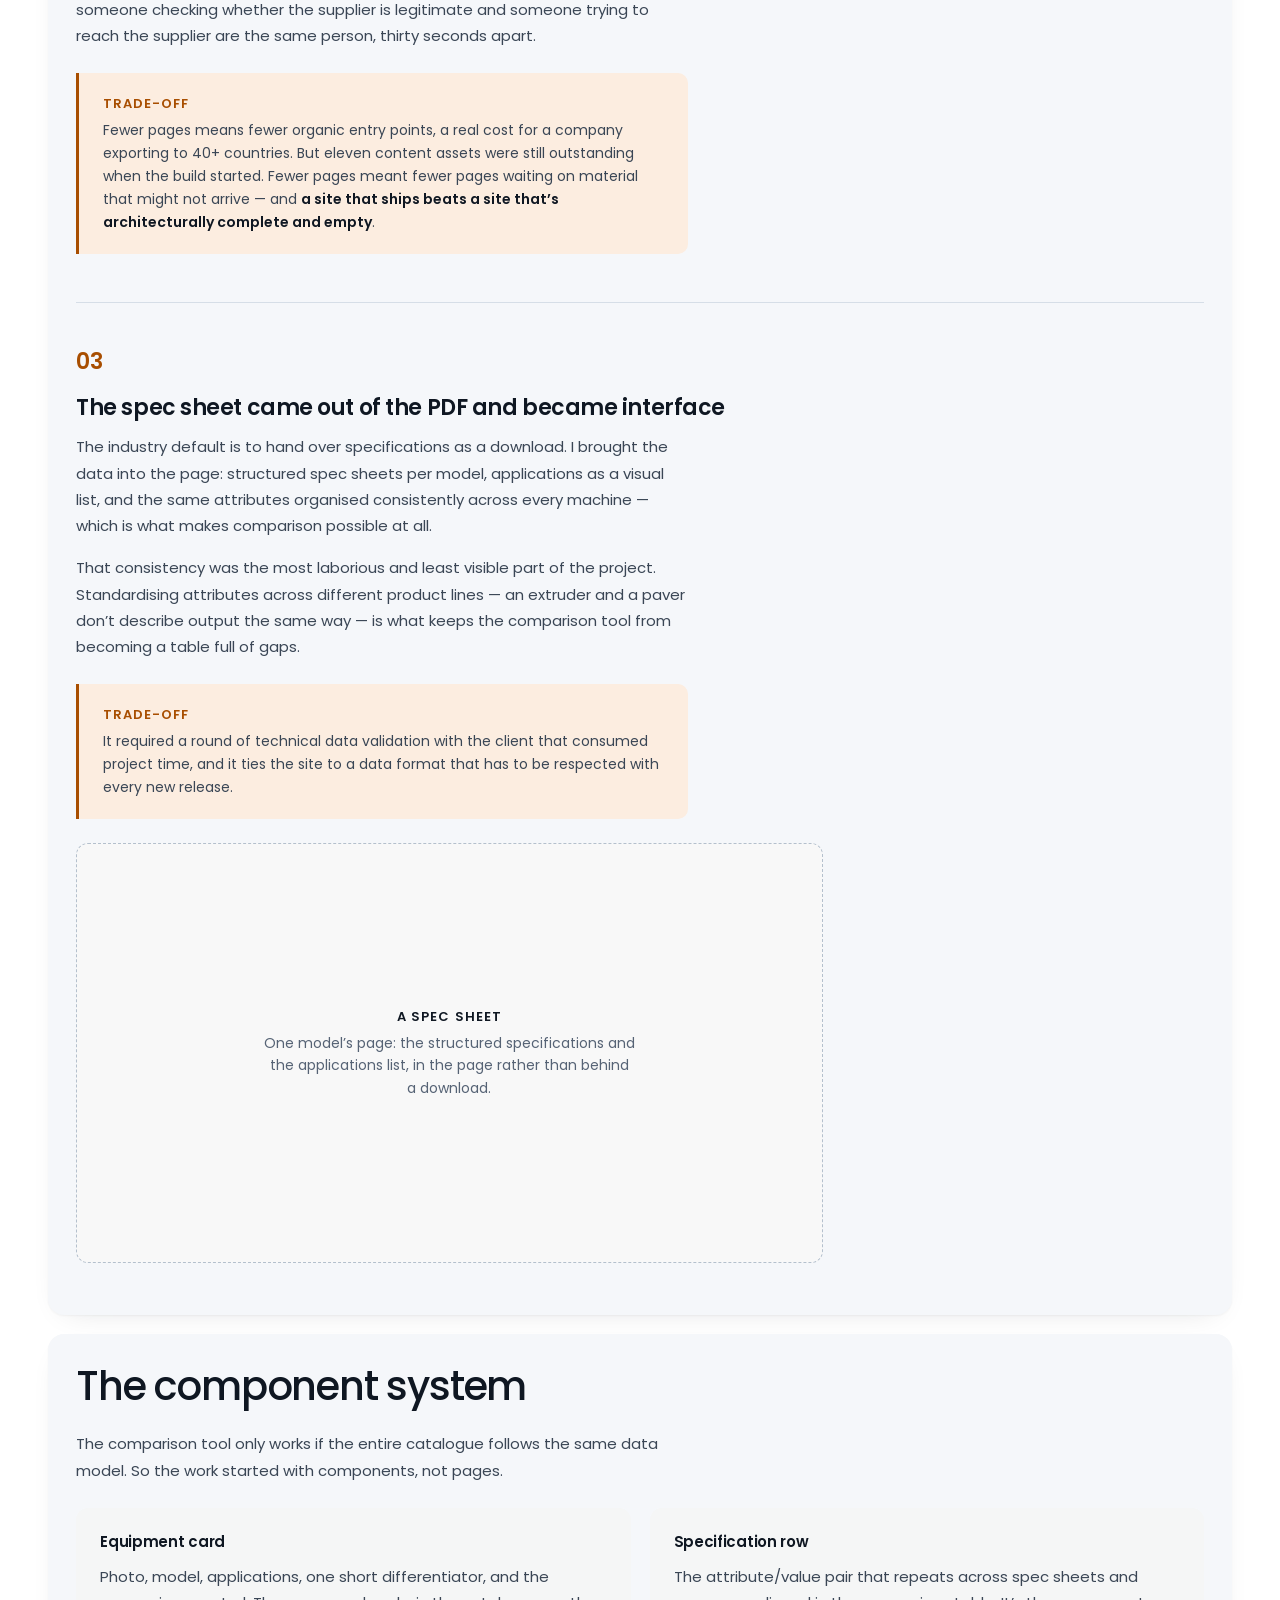
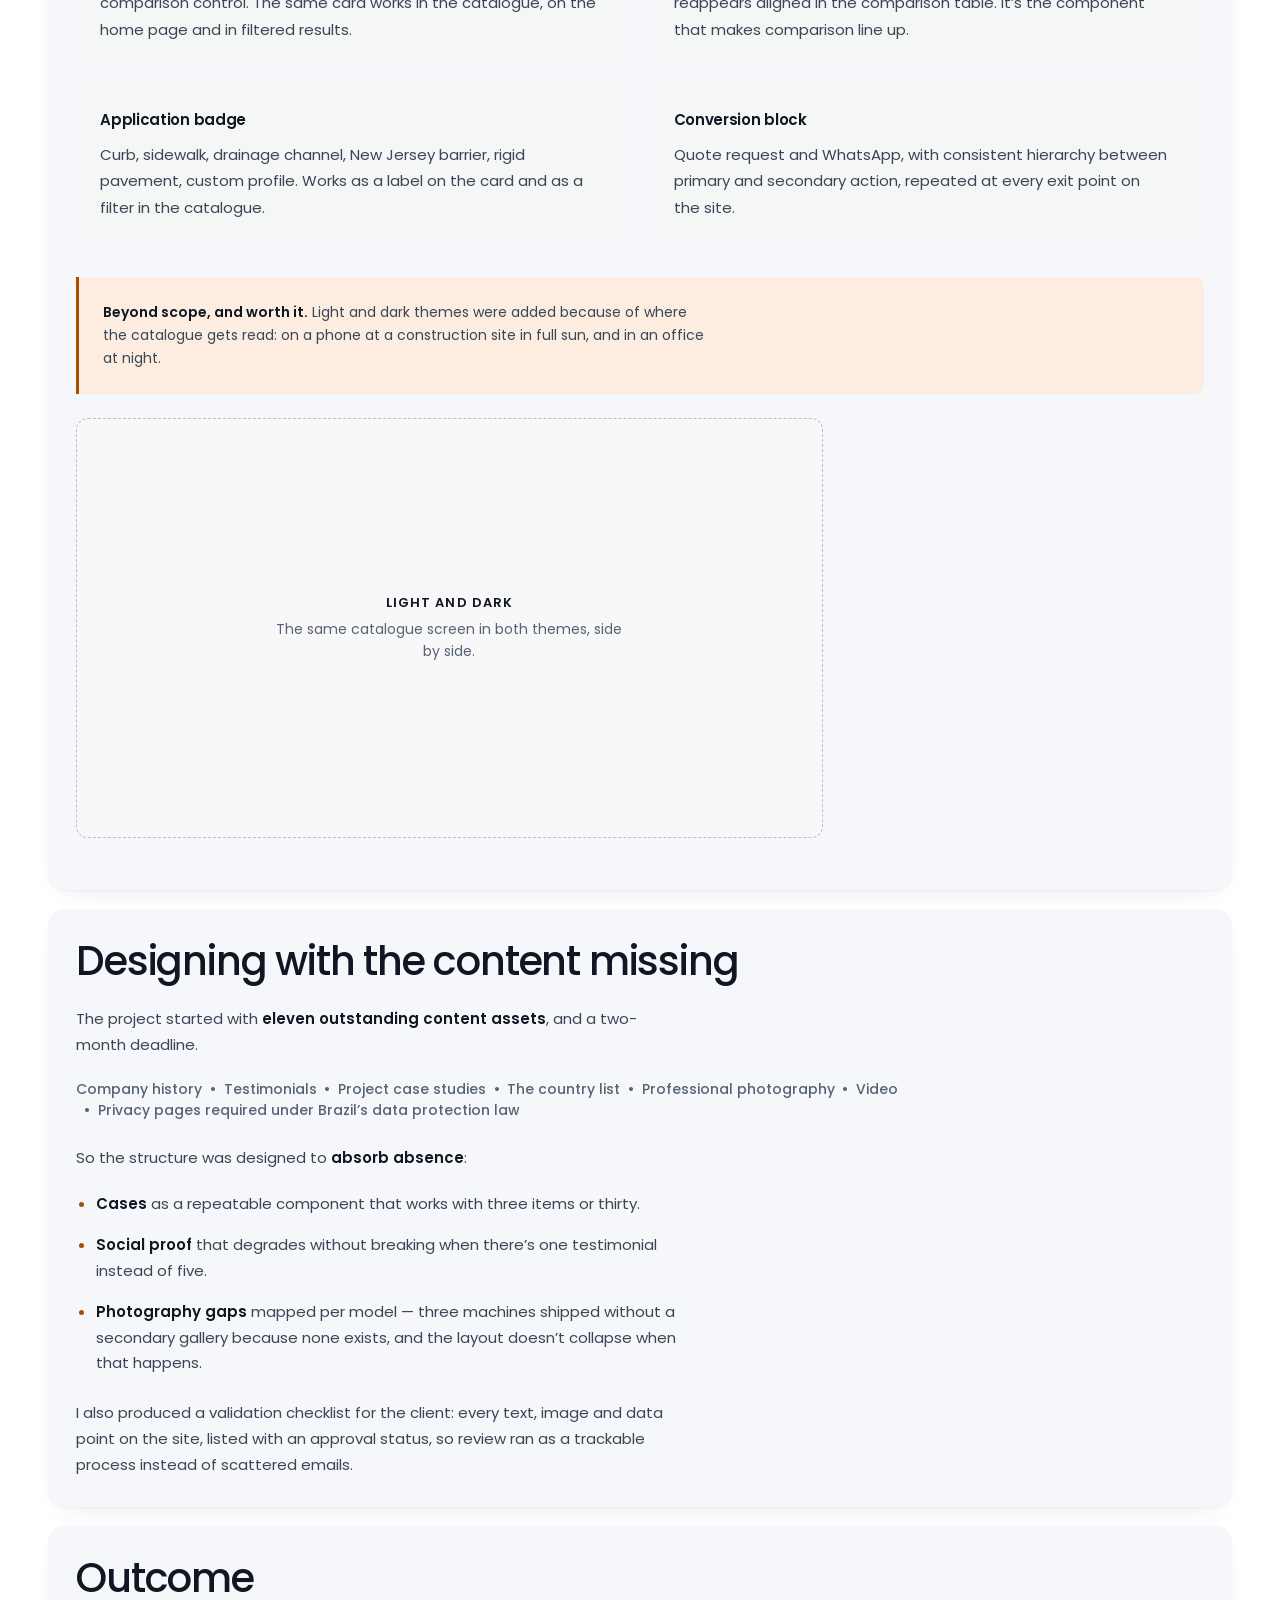
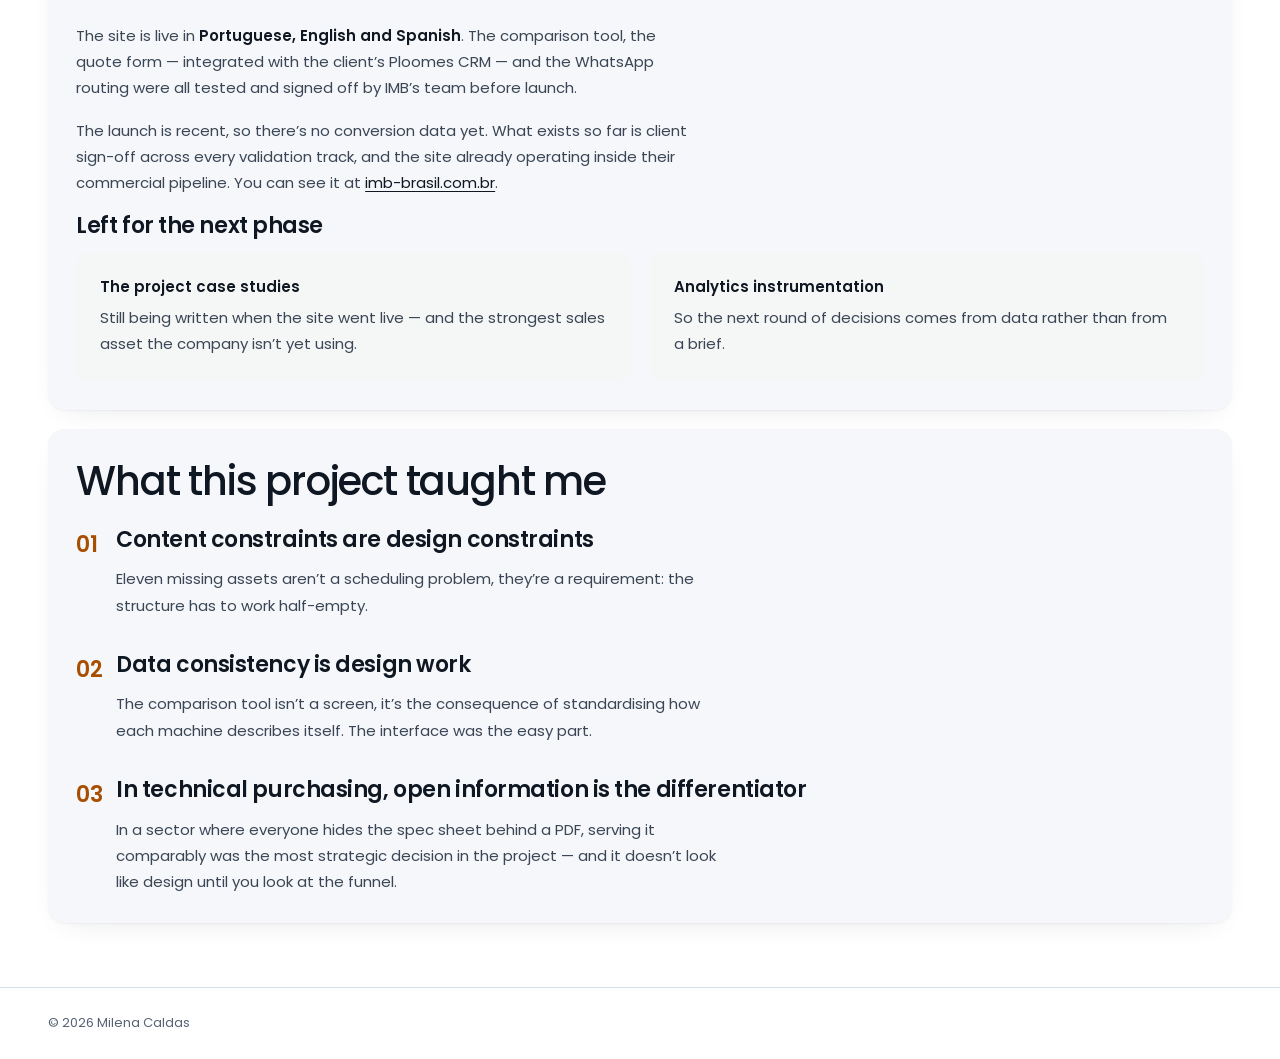
<file: case-imb.html>
<!DOCTYPE html>
<html lang="en">
<head>
<meta charset="utf-8"/>
<meta name="viewport" content="width=device-width, initial-scale=1.0, viewport-fit=cover"/>
<title>IMB &mdash; Milena Caldas</title>
<meta name="description" content="IMB: a technical catalogue for people who buy machines, not websites — a comparison tool, spec sheets as interface, and a structure designed to ship with the content missing."/>
<meta name="theme-color" content="#FFFFFF"/>
<link rel="icon" type="image/png" sizes="256x256" href="assets/ui/favicon.png"/>
<link rel="icon" type="image/png" sizes="32x32" href="assets/ui/favicon-32.png"/>
<link rel="preconnect" href="https://fonts.googleapis.com"/>
<link rel="preconnect" href="https://fonts.gstatic.com" crossorigin/>
<link rel="stylesheet" href="https://fonts.googleapis.com/css2?family=Poppins:ital,wght@0,300;0,400;0,500;0,600;0,700;0,800;1,500&amp;display=swap"/>
<link rel="stylesheet" href="new-home.css?v=ludis-hint-1"/>
<link rel="stylesheet" href="case-imb.css?v=ludis-hint-1"/>
</head>
<body class="nh">

<a class="nh-skip" href="#case">Skip to content</a>

<header class="nh-header">
    <nav class="nh-nav" aria-label="Primary">
        <a href="index.html">Home</a>
        <a href="about.html">About</a>
        <a href="work.html">Work</a>
        <a aria-disabled="true">Contact</a>
    </nav>
</header>

<main id="top">

    <p class="nh-shell nh-kicker"><a class="im-back" href="work.html"><span aria-hidden="true">&larr;</span> Selected work</a></p>

    <!-- =====================================================================
         PICTURES STILL TO COME

         Every .im-slot is a waiting screenshot of the live site. Put an <img>
         inside a slot and its note stands down and the dashed field becomes
         the frame — no other change. Everything that is a diagram, a set of
         boxes or a list of figures is drawn in markup instead.
    ===================================================================== -->

    <div class="nh-shell im-page" id="case">

        <!-- ===============================================================
             1 — What it is, and the way to see it.
        =============================================================== -->
        <!-- The header every case opens on. The two paragraphs that used to
             open "The company" are its description and context now — moved,
             not copied. -->
        <header class="nh-card nh-card--content nh-casehead" style="--i: 0" aria-labelledby="im-title">
            <h1 class="nh-casehead__name" id="im-title">IMB</h1>
            <p class="nh-casehead__tagline">A technical catalogue for people who buy machines, not websites.</p>

            <div class="nh-casehead__cols">
                <dl class="nh-casehead__meta">
                    <div><dt>My role</dt><dd>UX/UI &amp; Webdesign<small>Research, architecture, components, front-end</small></dd></div>
                    <div><dt>Team</dt><dd>Pedro Gradowski</dd></div>
                    <div><dt>Tools</dt><dd>Figma, Claude Code</dd></div>
                    <div><dt>Timeline</dt><dd>Two months &middot; Shipped</dd></div>
                </dl>

                <div class="nh-casehead__blocks">
                    <div>
                        <p class="nh-casehead__label">Description</p>
                        <p>IMB has been manufacturing concrete extruders and pavers since 1992, from a factory in southern Brazil. Their equipment built the <strong>Rodoanel</strong> ring road in S&atilde;o Paulo and the <strong>Guaratuba</strong> bridge in Paran&aacute;.</p>
                    </div>
                    <div>
                        <p class="nh-casehead__label">Context</p>
                        <p>Their website was a Wix page with a duplicated menu, no technical specs, no lead form, and no way to compare models. <strong>A buyer researching a machine worth hundreds of thousands had less information available than someone shopping for a kettle.</strong></p>
                    </div>
                </div>
            </div>

            <a class="nh-btn im-visit" href="https://imb-brasil.com.br/index.html" target="_blank" rel="noopener noreferrer">
                Visit the live site<span class="nh-btn__ext" aria-hidden="true">&#8599;</span><span class="nh-visually-hidden"> (opens in a new tab)</span>
            </a>
        </header>

        <!-- ===============================================================
             2 — The site itself.
        =============================================================== -->
        <section class="nh-card nh-card--content im-card" style="--i: 1" aria-labelledby="im-build-title">
            <h2 class="im-h2" id="im-build-title">The build</h2>

            <div class="im-slot" style="--ratio: 16 / 9">
                <p class="im-slot__note"><b>The site</b>The home page and the catalogue as they shipped &mdash; the strongest two or three screens, side by side.</p>
            </div>
        </section>

        <!-- ===============================================================
             3 — The company, and what it had before.
        =============================================================== -->
        <section class="nh-card nh-card--content im-card" style="--i: 2" aria-labelledby="im-company-title">
            <h2 class="im-h2" id="im-company-title">The company</h2>

            <ul class="im-figures">
                <li><b>1992</b><span>manufacturing since</span></li>
                <li><b>16,000<i>m&sup2;</i></b><span>factory floor</span></li>
                <li><b>15,000<i>+</i></b><span>machines produced</span></li>
                <li><b>40<i>+</i></b><span>countries served</span></li>
            </ul>
        </section>

        <!-- ===============================================================
             4 — Who the site is for, and what that changes.
        =============================================================== -->
        <section class="nh-card nh-card--content im-card" style="--i: 3" aria-labelledby="im-who-title">
            <h2 class="im-h2" id="im-who-title">Who arrives, and what they&rsquo;re actually doing</h2>
            <p>This isn&rsquo;t a consumer audience. High ticket, long cycle, technical and collective decision-making.</p>

            <ul class="im-audience">
                <li>Civil engineers</li>
                <li>Site managers</li>
                <li>Procurement departments</li>
                <li>Public-sector project managers</li>
                <li>International distributors</li>
            </ul>

            <p>And they&rsquo;re not browsing. They&rsquo;re <strong>specifying</strong>. They arrive knowing the job &mdash; 3.6m rigid pavement, New Jersey barrier, curb and gutter &mdash; and need to work out which machine does it, at what output, and at what size.</p>
            <p>That changes what the site has to do. Persuasion does very little for a technical buyer: what moves the decision is <strong>specification density</strong> &mdash; being able to find, compare and verify.</p>

            <blockquote class="im-pull">
                <p>The best outcome a site can produce here is a buyer who reaches the sales call with the model already chosen.</p>
            </blockquote>
        </section>

        <!-- ===============================================================
             5 — What the competitors did. Drawn: three patterns, one
             finding, and the opening it left.
        =============================================================== -->
        <section class="nh-card nh-card--content im-card" style="--i: 4" aria-labelledby="im-market-title">
            <h2 class="im-h2" id="im-market-title">What the market was doing</h2>
            <p>IMB named their five main competitors and I went through all five sites. The same pattern held:</p>

            <ol class="im-pattern">
                <li>
                    <b aria-hidden="true">01</b>
                    <h3>Catalogue as showroom</h3>
                    <p>The equipment shown, not described.</p>
                </li>
                <li>
                    <b aria-hidden="true">02</b>
                    <h3>Specs buried in a PDF</h3>
                    <p>The numbers behind a download, if they were published at all.</p>
                </li>
                <li>
                    <b aria-hidden="true">03</b>
                    <h3>No comparison tool</h3>
                    <p>Model selection pushed entirely onto the salesperson.</p>
                </li>
            </ol>

            <p class="im-conclusion">The conclusion that shaped the project: <strong>in a sector where everyone makes the buyer phone in to learn the basics, serving that information openly and comparably isn&rsquo;t a convenience &mdash; it&rsquo;s a competitive advantage.</strong></p>
        </section>

        <!-- ===============================================================
             6 — The three calls, each with what it cost.
        =============================================================== -->
        <section class="nh-card nh-card--content im-card" style="--i: 5" aria-labelledby="im-calls-title">
            <h2 class="im-h2" id="im-calls-title">Three decisions</h2>

            <ol class="im-calls">

                <li class="im-call">
                    <p class="im-call__n" aria-hidden="true">01</p>
                    <h3>The comparison tool stopped being a feature and became the product</h3>
                    <p>The client flagged comparison as the priority. The brief specified two machines side by side, in a table.</p>
                    <p>I built it larger: multi-model selection, a fixed comparison bar, attributes aligned row by row with the stronger value visually marked, shareable comparison URLs, and PDF export of the result.</p>
                    <p>The PDF wasn&rsquo;t in the brief and it&rsquo;s the piece that matters most. Purchasing decisions in construction happen in meetings, from documents, among people who never visited the site. <strong>The PDF is how the site walks into a room it wasn&rsquo;t invited to.</strong></p>
                    <p class="im-tradeoff"><b>Trade-off</b>It&rsquo;s the most complex thing on an otherwise simple site, and the most sensitive to product-line changes &mdash; every new model means maintaining the data that feeds the comparison.</p>

                    <div class="im-slot" style="--ratio: 16 / 9">
                        <p class="im-slot__note"><b>The comparison tool</b>Two or more machines side by side, with the comparison bar and the exported PDF.</p>
                    </div>
                </li>

                <li class="im-call">
                    <p class="im-call__n" aria-hidden="true">02</p>
                    <h3>Ten pages became five</h3>
                    <p>The approved sitemap had ten pages: home, catalogue, individual product, comparison, two product-line pages, cases index, individual case, about, contact.</p>

                    <!-- what went where, drawn -->
                    <div class="im-fold">
                        <div class="im-fold__side">
                            <p class="im-fold__label">Approved &mdash; ten</p>
                            <ul class="im-fold__list">
                                <li>Home</li>
                                <li>Catalogue</li>
                                <li>Individual product</li>
                                <li>Comparison</li>
                                <li class="is-folded">Product line &mdash; extruders</li>
                                <li class="is-folded">Product line &mdash; pavers</li>
                                <li class="is-folded">Cases index</li>
                                <li class="is-folded">Individual case</li>
                                <li class="is-folded">About</li>
                                <li>Contact</li>
                            </ul>
                        </div>
                        <p class="im-fold__arrow" aria-hidden="true">
                            <svg viewBox="0 0 24 24" fill="none" stroke="currentColor" stroke-width="1.8" stroke-linecap="round" stroke-linejoin="round" focusable="false"><path d="M4 12h15M13 6l6 6-6 6"/></svg>
                        </p>
                        <div class="im-fold__side">
                            <p class="im-fold__label">Shipped &mdash; five</p>
                            <ul class="im-fold__list">
                                <li class="is-kept">Home</li>
                                <li class="is-kept">Catalogue <i>&mdash; the two lines became a filter</i></li>
                                <li class="is-kept">Individual product</li>
                                <li class="is-kept">Comparison</li>
                                <li class="is-kept">Contact <i>&mdash; About merged in</i></li>
                            </ul>
                        </div>
                    </div>

                    <p>The two line pages became a filter inside the catalogue &mdash; they&rsquo;d have been the same grid with fewer items. &ldquo;About&rdquo; was merged into contact, because someone checking whether the supplier is legitimate and someone trying to reach the supplier are the same person, thirty seconds apart.</p>
                    <p class="im-tradeoff"><b>Trade-off</b>Fewer pages means fewer organic entry points, a real cost for a company exporting to 40+ countries. But eleven content assets were still outstanding when the build started. Fewer pages meant fewer pages waiting on material that might not arrive &mdash; and <strong>a site that ships beats a site that&rsquo;s architecturally complete and empty</strong>.</p>
                </li>

                <li class="im-call">
                    <p class="im-call__n" aria-hidden="true">03</p>
                    <h3>The spec sheet came out of the PDF and became interface</h3>
                    <p>The industry default is to hand over specifications as a download. I brought the data into the page: structured spec sheets per model, applications as a visual list, and the same attributes organised consistently across every machine &mdash; which is what makes comparison possible at all.</p>
                    <p>That consistency was the most laborious and least visible part of the project. Standardising attributes across different product lines &mdash; an extruder and a paver don&rsquo;t describe output the same way &mdash; is what keeps the comparison tool from becoming a table full of gaps.</p>
                    <p class="im-tradeoff"><b>Trade-off</b>It required a round of technical data validation with the client that consumed project time, and it ties the site to a data format that has to be respected with every new release.</p>

                    <div class="im-slot" style="--ratio: 16 / 9">
                        <p class="im-slot__note"><b>A spec sheet</b>One model&rsquo;s page: the structured specifications and the applications list, in the page rather than behind a download.</p>
                    </div>
                </li>

            </ol>
        </section>

        <!-- ===============================================================
             7 — The parts it is built from.
        =============================================================== -->
        <section class="nh-card nh-card--content im-card" style="--i: 6" aria-labelledby="im-system-title">
            <h2 class="im-h2" id="im-system-title">The component system</h2>
            <p>The comparison tool only works if the entire catalogue follows the same data model. So the work started with components, not pages.</p>

            <ul class="im-components">
                <li>
                    <h3>Equipment card</h3>
                    <p>Photo, model, applications, one short differentiator, and the comparison control. The same card works in the catalogue, on the home page and in filtered results.</p>
                </li>
                <li>
                    <h3>Specification row</h3>
                    <p>The attribute/value pair that repeats across spec sheets and reappears aligned in the comparison table. It&rsquo;s the component that makes comparison line up.</p>
                </li>
                <li>
                    <h3>Application badge</h3>
                    <p>Curb, sidewalk, drainage channel, New Jersey barrier, rigid pavement, custom profile. Works as a label on the card and as a filter in the catalogue.</p>
                </li>
                <li>
                    <h3>Conversion block</h3>
                    <p>Quote request and WhatsApp, with consistent hierarchy between primary and secondary action, repeated at every exit point on the site.</p>
                </li>
            </ul>

            <aside class="im-aside">
                <p><b>Beyond scope, and worth it.</b> Light and dark themes were added because of where the catalogue gets read: on a phone at a construction site in full sun, and in an office at night.</p>
            </aside>

            <div class="im-slot" style="--ratio: 16 / 9">
                <p class="im-slot__note"><b>Light and dark</b>The same catalogue screen in both themes, side by side.</p>
            </div>
        </section>

        <!-- ===============================================================
             8 — Building around what had not arrived.
        =============================================================== -->
        <section class="nh-card nh-card--content im-card" style="--i: 7" aria-labelledby="im-missing-title">
            <h2 class="im-h2" id="im-missing-title">Designing with the content missing</h2>
            <p>The project started with <strong>eleven outstanding content assets</strong>, and a two-month deadline.</p>

            <ul class="nh-termlist im-missing">
                <li>Company history</li>
                <li>Testimonials</li>
                <li>Project case studies</li>
                <li>The country list</li>
                <li>Professional photography</li>
                <li>Video</li>
                <li>Privacy pages required under Brazil&rsquo;s data protection law</li>
            </ul>

            <p>So the structure was designed to <strong>absorb absence</strong>:</p>

            <ul class="im-absorb">
                <li><b>Cases</b> as a repeatable component that works with three items or thirty.</li>
                <li><b>Social proof</b> that degrades without breaking when there&rsquo;s one testimonial instead of five.</li>
                <li><b>Photography gaps</b> mapped per model &mdash; three machines shipped without a secondary gallery because none exists, and the layout doesn&rsquo;t collapse when that happens.</li>
            </ul>

            <p>I also produced a validation checklist for the client: every text, image and data point on the site, listed with an approval status, so review ran as a trackable process instead of scattered emails.</p>
        </section>

        <!-- ===============================================================
             9 — Where it got to.
        =============================================================== -->
        <section class="nh-card nh-card--content im-card" style="--i: 8" aria-labelledby="im-outcome-title">
            <h2 class="im-h2" id="im-outcome-title">Outcome</h2>
            <p>The site is live in <strong>Portuguese, English and Spanish</strong>. The comparison tool, the quote form &mdash; integrated with the client&rsquo;s Ploomes CRM &mdash; and the WhatsApp routing were all tested and signed off by IMB&rsquo;s team before launch.</p>
            <p>The launch is recent, so there&rsquo;s no conversion data yet. What exists so far is client sign-off across every validation track, and the site already operating inside their commercial pipeline. You can see it at <a href="https://imb-brasil.com.br/index.html" target="_blank" rel="noopener noreferrer">imb-brasil.com.br</a>.</p>

            <h3 class="im-h3-lead">Left for the next phase</h3>
            <ul class="im-next">
                <li>
                    <h4>The project case studies</h4>
                    <p>Still being written when the site went live &mdash; and the strongest sales asset the company isn&rsquo;t yet using.</p>
                </li>
                <li>
                    <h4>Analytics instrumentation</h4>
                    <p>So the next round of decisions comes from data rather than from a brief.</p>
                </li>
            </ul>
        </section>

        <!-- ===============================================================
             10 — Three things to keep.
        =============================================================== -->
        <section class="nh-card nh-card--content im-card im-lessons" style="--i: 9" aria-labelledby="im-lessons-title">
            <h2 class="im-h2" id="im-lessons-title">What this project taught me</h2>

            <ol class="im-lesson-list">
                <li>
                    <h3>Content constraints are design constraints</h3>
                    <p>Eleven missing assets aren&rsquo;t a scheduling problem, they&rsquo;re a requirement: the structure has to work half-empty.</p>
                </li>
                <li>
                    <h3>Data consistency is design work</h3>
                    <p>The comparison tool isn&rsquo;t a screen, it&rsquo;s the consequence of standardising how each machine describes itself. The interface was the easy part.</p>
                </li>
                <li>
                    <h3>In technical purchasing, open information is the differentiator</h3>
                    <p>In a sector where everyone hides the spec sheet behind a PDF, serving it comparably was the most strategic decision in the project &mdash; and it doesn&rsquo;t look like design until you look at the funnel.</p>
                </li>
            </ol>
        </section>

    </div>

</main>

<footer class="nh-footer">
    <div class="nh-shell nh-footer__inner">
        <p>&copy; 2026 Milena Caldas</p>
    </div>
</footer>

<script src="scripts/new-home.js?v=ludis-hint-1"></script>
</body>
</html>
</file>
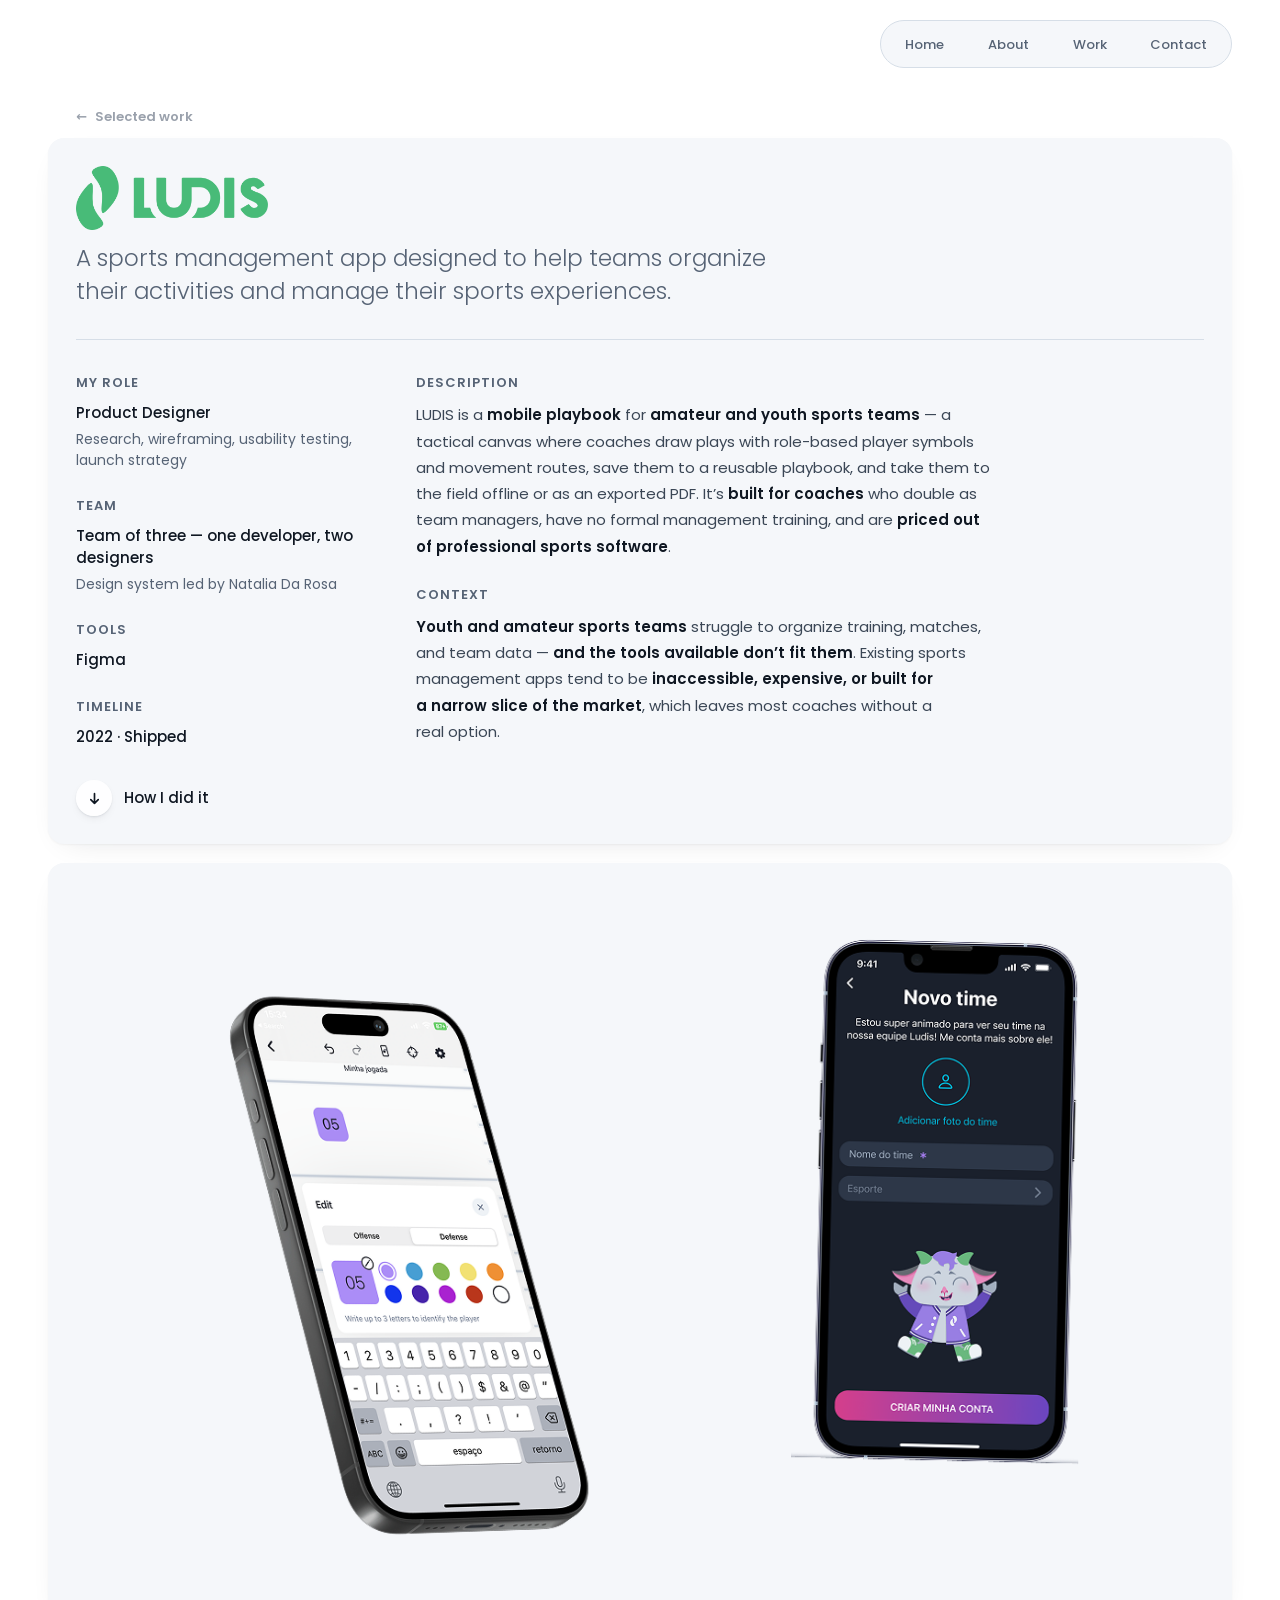
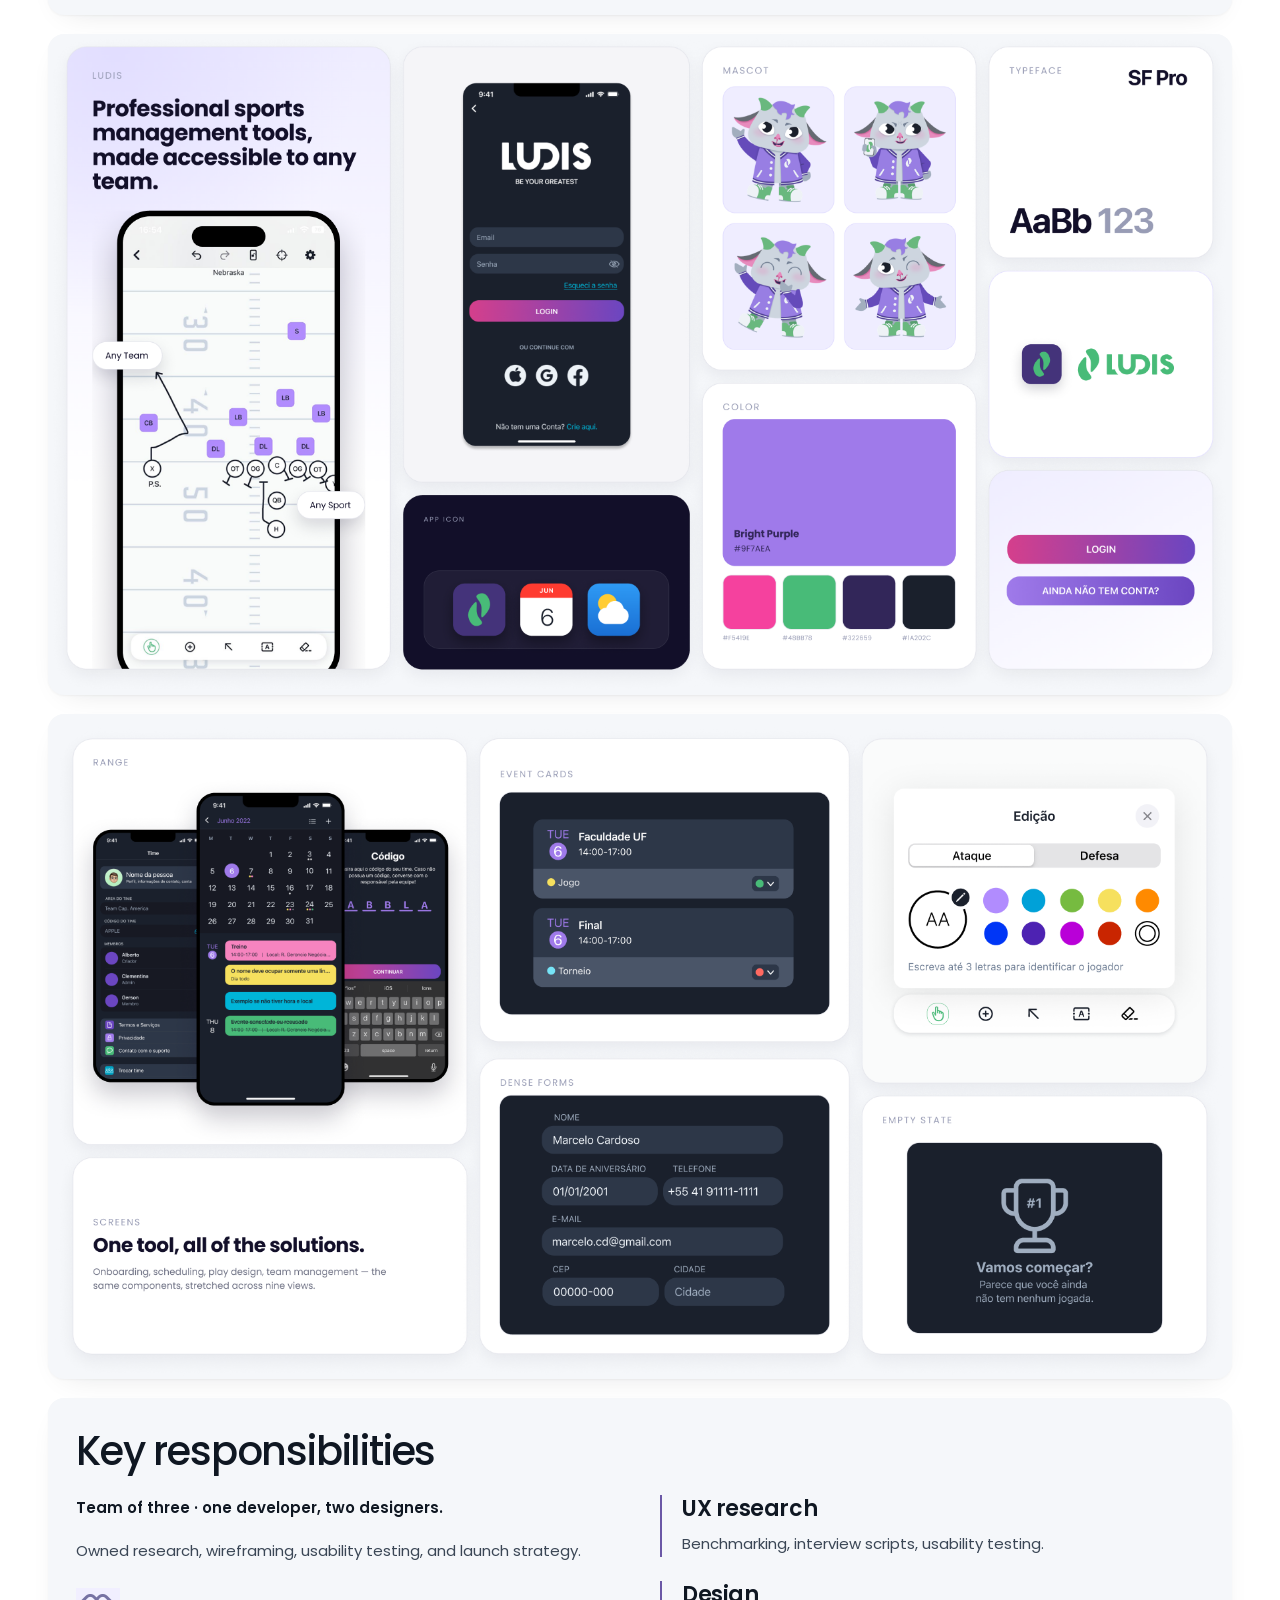
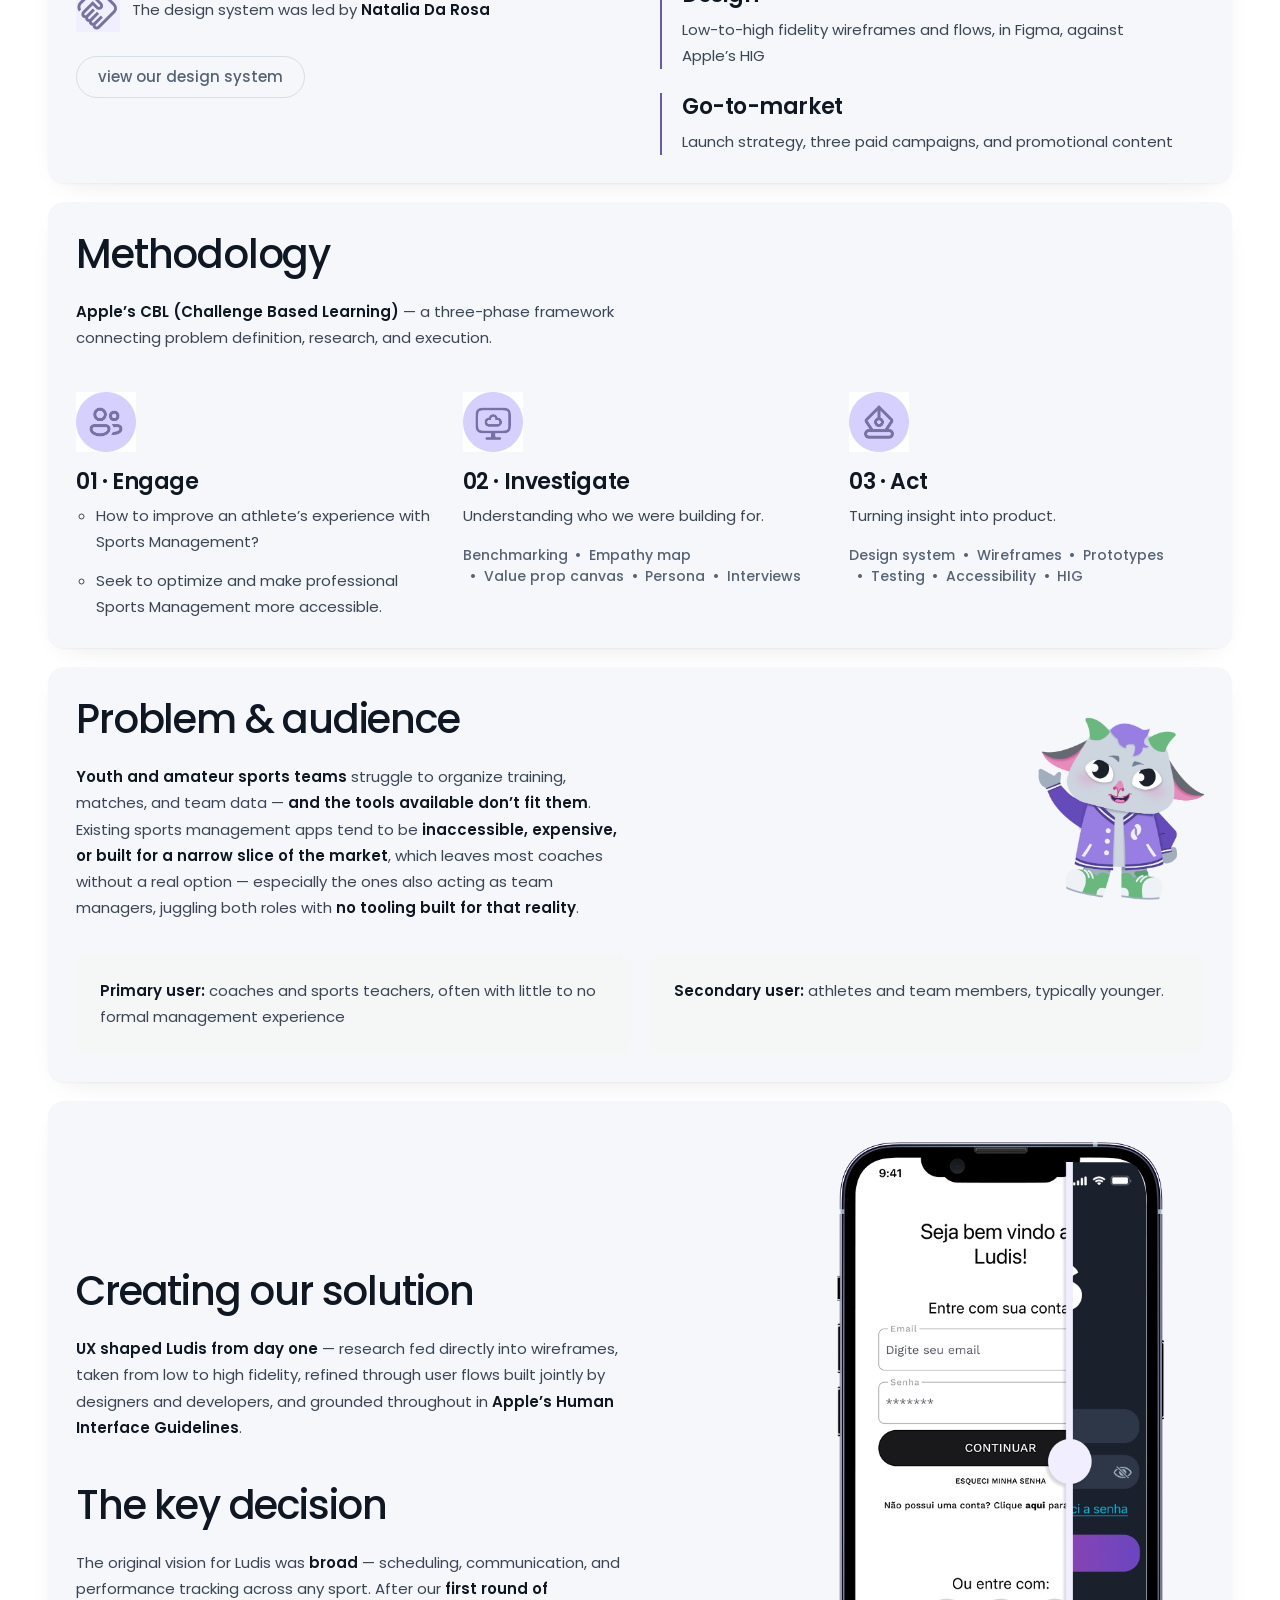
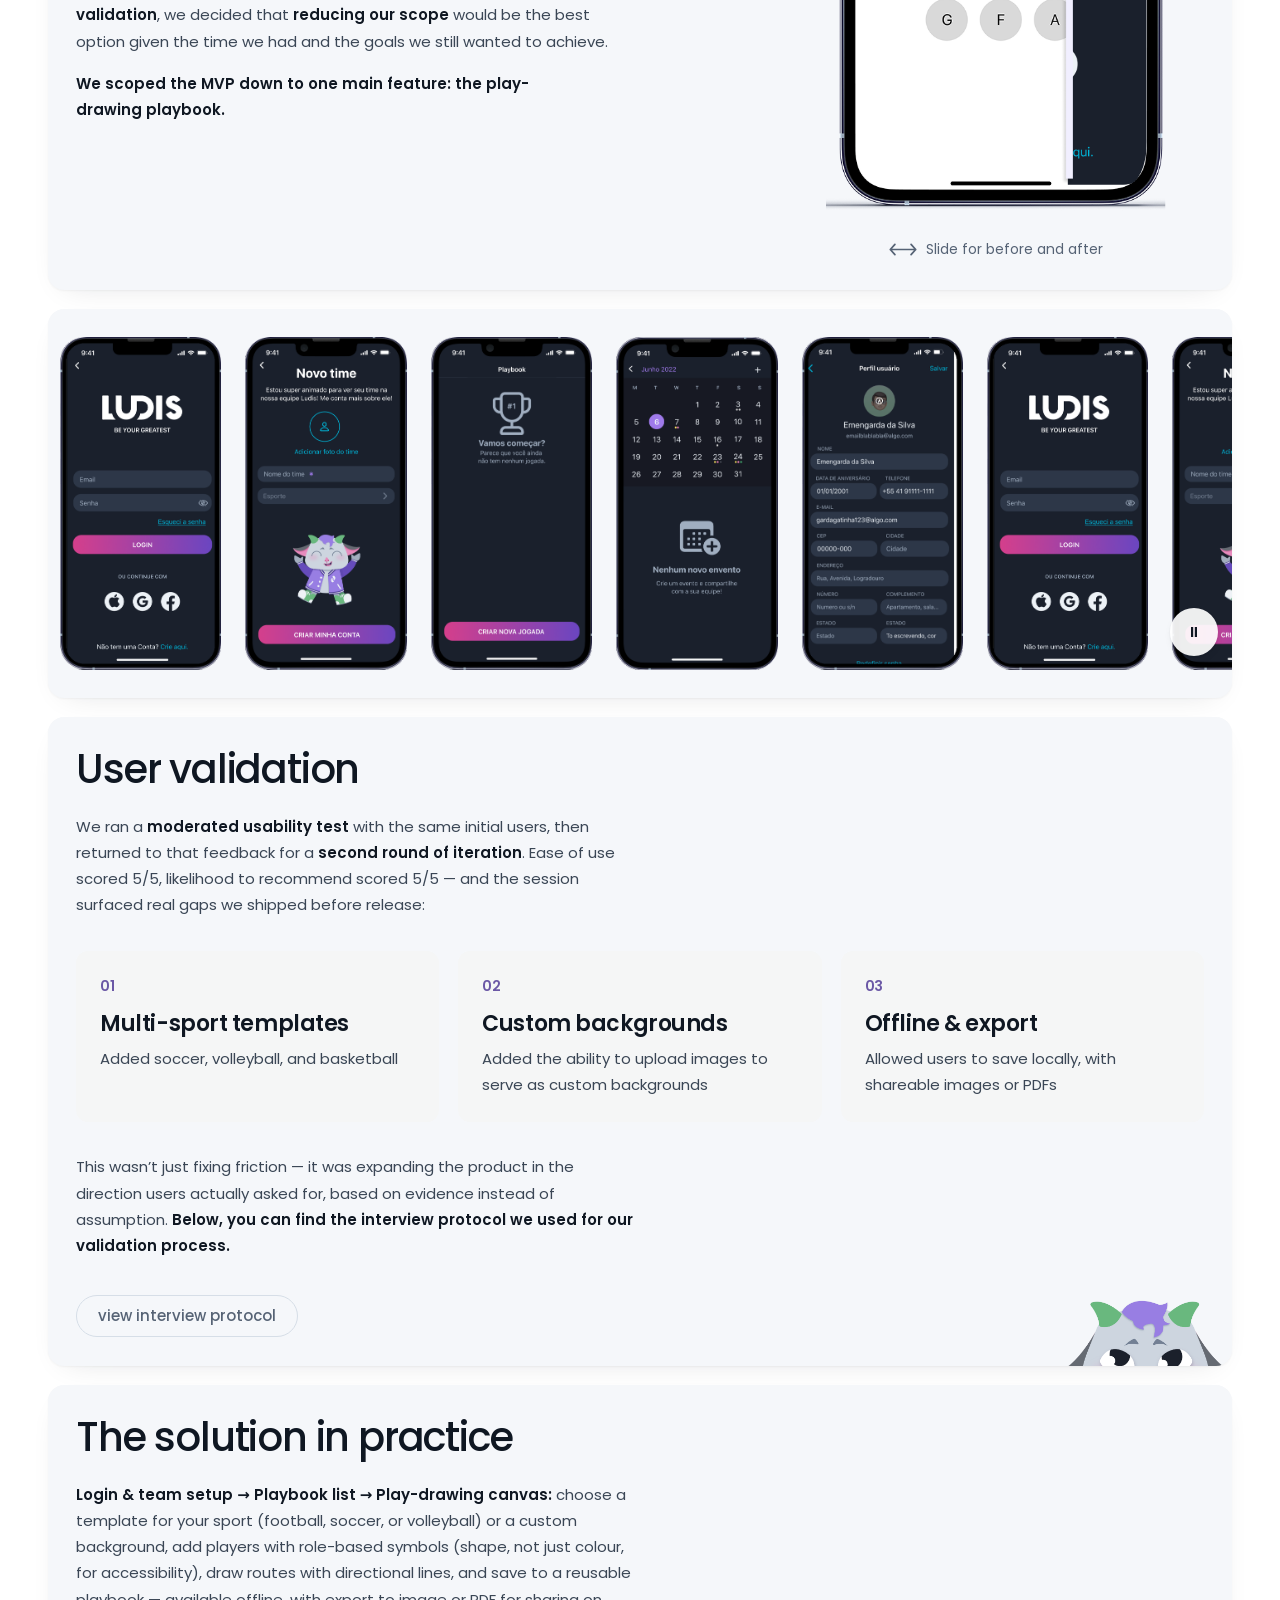
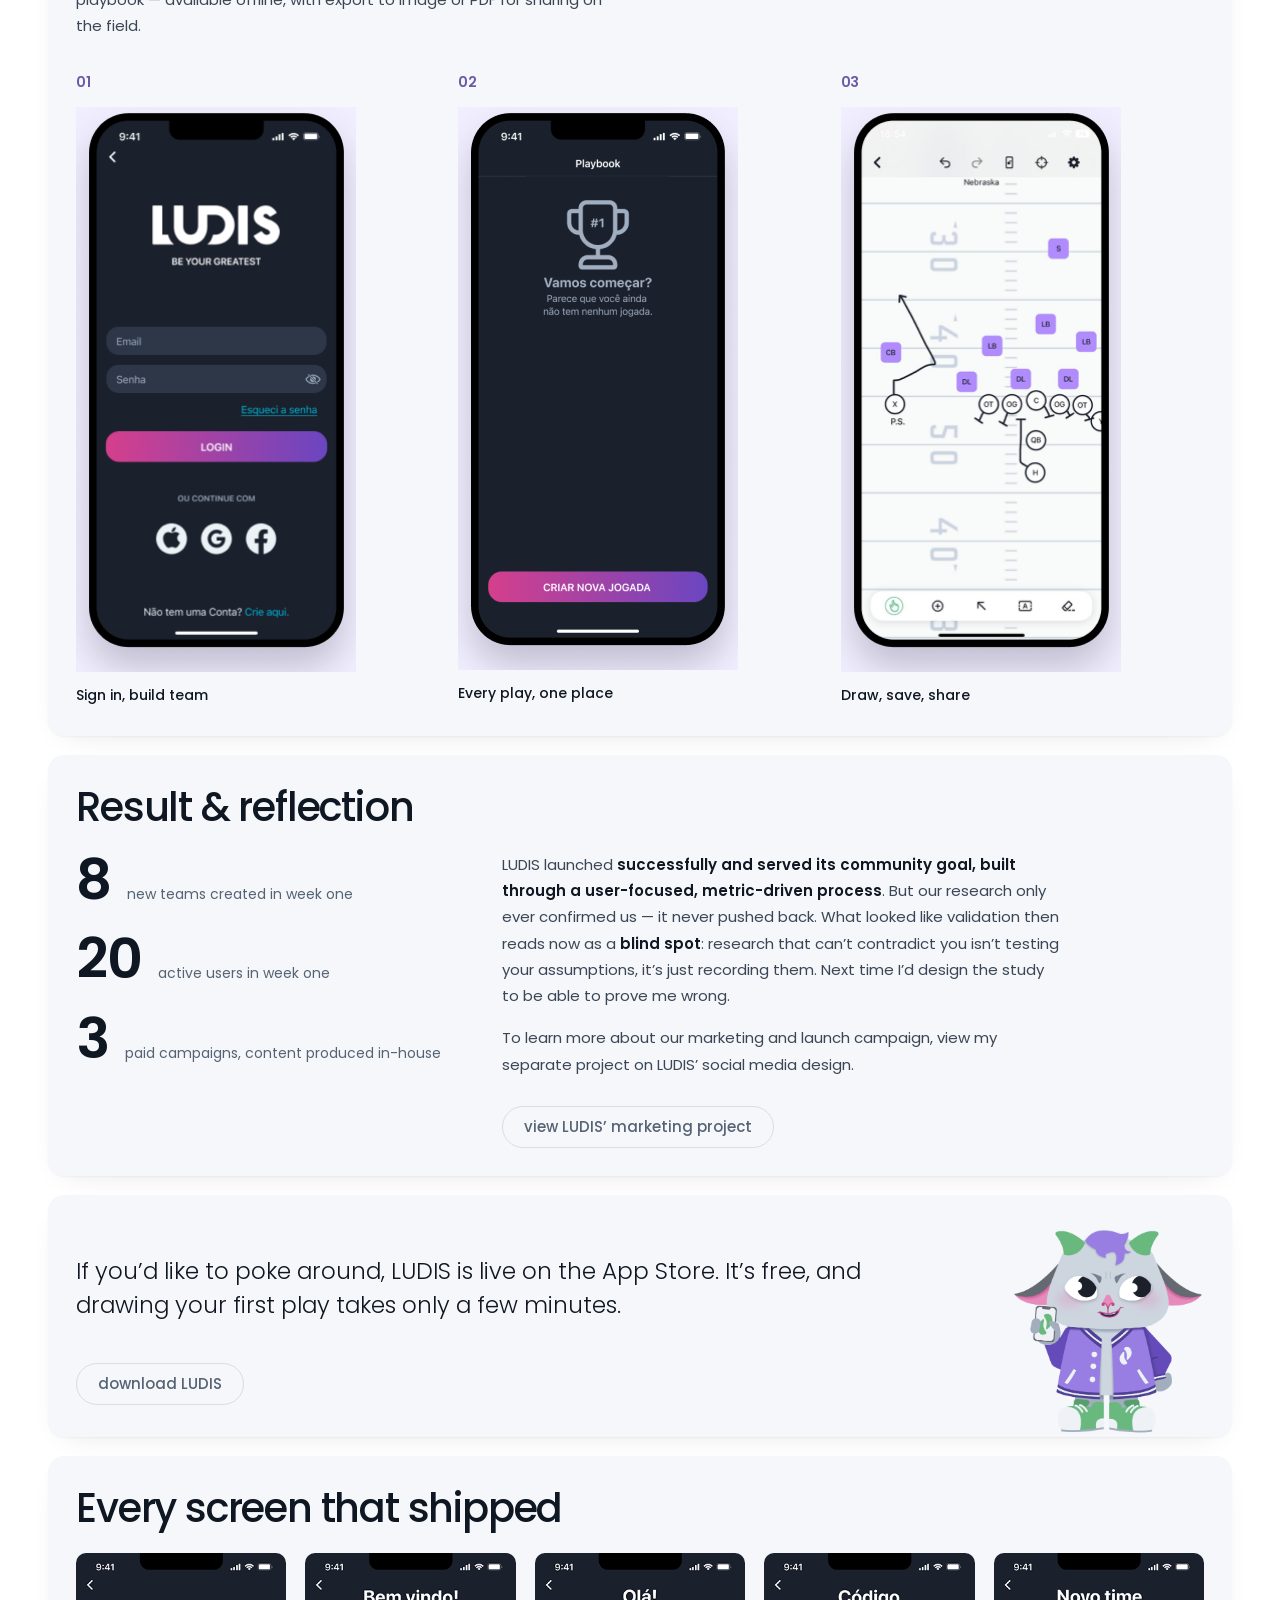
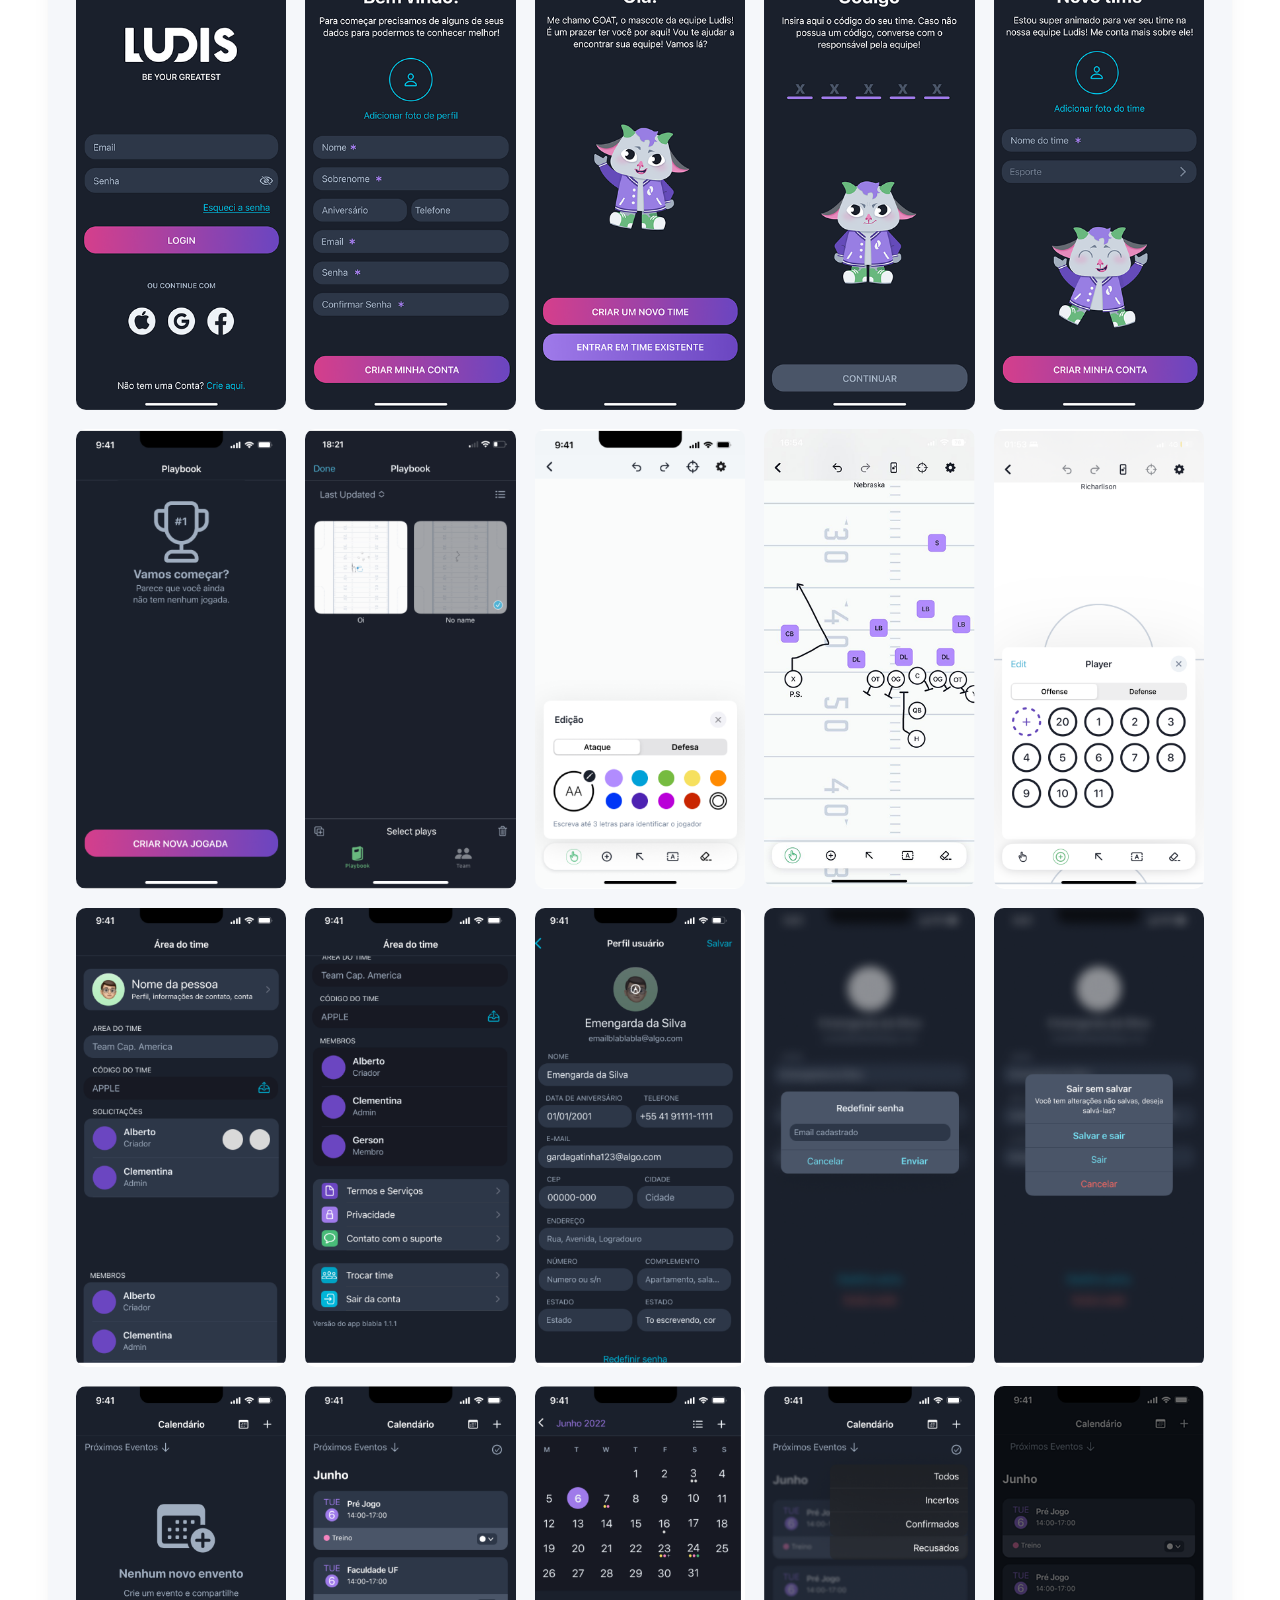
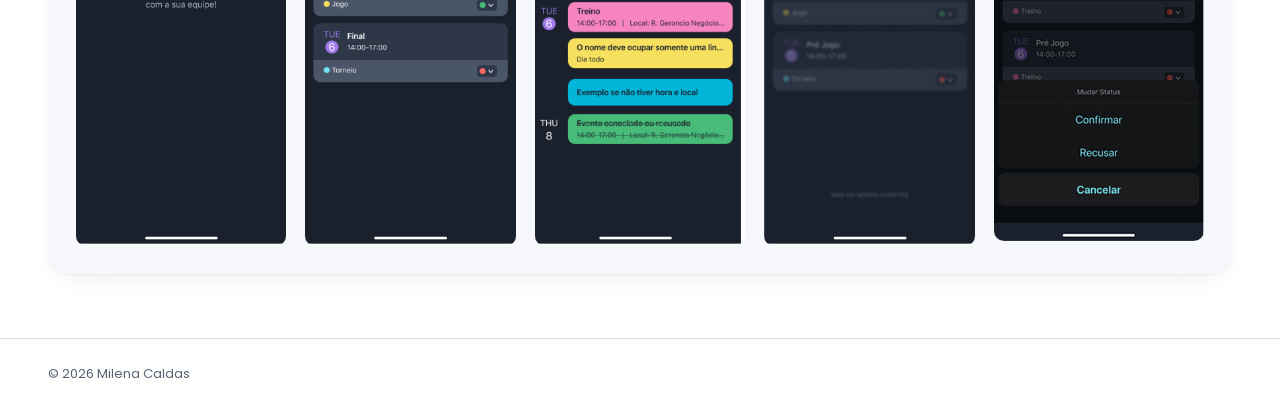
<file: case-ludis.html>
<!DOCTYPE html>
<html lang="en">
<head>
<meta charset="utf-8"/>
<meta name="viewport" content="width=device-width, initial-scale=1.0, viewport-fit=cover"/>
<title>LUDIS &mdash; Milena Caldas</title>
<meta name="description" content="LUDIS: a mobile playbook for amateur and youth sports teams, taken from research to a shipped iOS product — 8 teams and 20 active users in the first week."/>
<meta name="theme-color" content="#FFFFFF"/>
<link rel="icon" type="image/png" sizes="256x256" href="assets/ui/favicon.png"/>
<link rel="icon" type="image/png" sizes="32x32" href="assets/ui/favicon-32.png"/>
<link rel="preconnect" href="https://fonts.googleapis.com"/>
<link rel="preconnect" href="https://fonts.gstatic.com" crossorigin/>
<link rel="stylesheet" href="https://fonts.googleapis.com/css2?family=Poppins:ital,wght@0,300;0,400;0,500;0,600;0,700;0,800;1,500&amp;display=swap"/>
<!-- The site's own language: new-home.css carries the tokens, the bar, the
     card surface, the pill the tags are made of, the button and the footer.
     case-ludis.css only lays out what is particular to this case. Neither the
     home, the Work page nor the About page is changed by this one. -->
<link rel="stylesheet" href="new-home.css?v=ludis-hint-1"/>
<link rel="stylesheet" href="case-ludis.css?v=ludis-hint-1"/>

<!-- The two things the first screen needs: the mark the page opens on and the
     screen behind it. Everything below the fold waits to be scrolled to. -->
<link rel="preload" as="image" href="imagesProjects/ludis/logo-ludis.png"/>
<link rel="preload" as="image" href="imagesProjects/ludis/hero-phone-canvas.png" fetchpriority="high"/>
</head>
<body class="nh">

<a class="nh-skip" href="#case">Skip to content</a>

<header class="nh-header">
    <nav class="nh-nav" aria-label="Primary">
        <a href="index.html">Home</a>
        <a href="about.html">About</a>
        <a href="work.html">Work</a>
        <a aria-disabled="true">Contact</a>
    </nav>
</header>

<main id="top">

    <!-- Where this page sits, and the way back to the list it came from. -->
    <p class="nh-shell nh-kicker"><a class="cl-back" href="work.html"><span aria-hidden="true">&larr;</span> Selected work</a></p>

    <div class="nh-shell cl-page" id="case">

        <!-- ===============================================================
             1 — The opening: what LUDIS is, and the two screens it ships.
        =============================================================== -->
        <!-- The header every case opens on: name, line, rule, then the facts
             beside what it is. The two shipped screens used to sit in here;
             they have the card below now. -->
        <header class="nh-card nh-card--content nh-casehead" style="--i: 0" aria-labelledby="cl-title">
            <h1 class="nh-casehead__name" id="cl-title">
                <img src="imagesProjects/ludis/logo-ludis.png" alt="LUDIS" width="714" height="238"/>
            </h1>
            <p class="nh-casehead__tagline">A sports management app designed to help teams organize their activities and manage their sports experiences.</p>

            <div class="nh-casehead__cols">
                <dl class="nh-casehead__meta">
                    <div><dt>My role</dt><dd>Product Designer<small>Research, wireframing, usability testing, launch strategy</small></dd></div>
                    <div><dt>Team</dt><dd>Team of three &mdash; one developer, two designers<small>Design system led by Natalia Da Rosa</small></dd></div>
                    <div><dt>Tools</dt><dd>Figma</dd></div>
                    <div><dt>Timeline</dt><dd>2022 &middot; Shipped</dd></div>
                </dl>

                <div class="nh-casehead__blocks">
                    <div>
                        <p class="nh-casehead__label">Description</p>
                        <p>LUDIS is a <strong>mobile playbook</strong> for <strong>amateur and youth sports teams</strong> &mdash; a tactical canvas where coaches draw plays with role-based player symbols and movement routes, save them to a reusable playbook, and take them to the field offline or as an exported PDF. It&rsquo;s <strong>built for coaches</strong> who double as team managers, have no formal management training, and are <strong>priced out of professional sports software</strong>.</p>
                    </div>
                    <div>
                        <p class="nh-casehead__label">Context</p>
                        <p><strong>Youth and amateur sports teams</strong> struggle to organize training, matches, and team data &mdash; <strong>and the tools available don&rsquo;t fit them</strong>. Existing sports management apps tend to be <strong>inaccessible, expensive, or built for a narrow slice of the market</strong>, which leaves most coaches without a real option.</p>
                    </div>
                </div>
            </div>

            <a class="cl-jump" href="#how">
                <span class="cl-jump__mark" aria-hidden="true">
                    <svg viewBox="0 0 16 16" fill="none" stroke="currentColor" stroke-width="1.6" stroke-linecap="round" stroke-linejoin="round" focusable="false"><path d="M8 3.5v9M4.5 9 8 12.5 11.5 9"/></svg>
                </span>How I did it</a>
        </header>

        <!-- the two shipped screens, in a card of their own under the header -->
        <figure class="nh-card nh-card--content cl-card cl-hero-shot" style="--i: 1">
            <img class="cl-hero__phone cl-hero__phone--canvas" src="imagesProjects/ludis/hero-phone-canvas.png" width="610" height="757" alt="The LUDIS play-drawing canvas with the player editor open" fetchpriority="high" decoding="async"/>
            <img class="cl-hero__phone cl-hero__phone--team" src="imagesProjects/ludis/hero-phone-team.png" width="304" height="543" alt="The LUDIS new-team screen" decoding="async"/>
        </figure>

        <!-- ===============================================================
             2 — The brand and the interface, as they were handed over.
             Both boards carry their own dark ground, so each takes a card
             of its own with nothing around it.
        =============================================================== -->
        <figure class="nh-card nh-card--content cl-card cl-board" style="--i: 2">
            <img src="imagesProjects/ludis/bento-brand.png" width="1775" height="991" loading="lazy" decoding="async"
                 alt="The LUDIS brand board: positioning, login screen, mascot, typeface, app icon, colour palette and buttons"/>
        </figure>

        <figure class="nh-card nh-card--content cl-card cl-board" style="--i: 3">
            <img src="imagesProjects/ludis/bento-screens.png" width="1794" height="1009" loading="lazy" decoding="async"
                 alt="The LUDIS component board: the range of screens, event cards, the player editor, dense forms and the empty state"/>
        </figure>

        <!-- ===============================================================
             3 — What I was responsible for.
        =============================================================== -->
        <section class="nh-card nh-card--content cl-card cl-resp" id="how" style="--i: 4" aria-labelledby="cl-resp-title">
            <h2 class="cl-h2" id="cl-resp-title">Key responsibilities</h2>

            <div class="cl-resp__grid">

                <div class="cl-resp__side">
                    <p class="cl-resp__role">Team of three &middot; one developer, two designers.</p>
                    <p>Owned research, wireframing, usability testing, and launch strategy.</p>

                    <p class="cl-note">
                        <img src="imagesProjects/ludis/icon-handshake.png" width="88" height="88" alt="" aria-hidden="true" loading="lazy"/>
                        <span>The design system was led by <strong>Natalia Da Rosa</strong></span>
                    </p>

                    <a class="nh-btn nh-btn--secondary" aria-disabled="true" tabindex="0" role="link">view our design system</a>
                </div>

                <ul class="cl-duties">
                    <li>
                        <h3>UX research</h3>
                        <p>Benchmarking, interview scripts, usability testing.</p>
                    </li>
                    <li>
                        <h3>Design</h3>
                        <p>Low-to-high fidelity wireframes and flows, in Figma, against Apple&rsquo;s HIG</p>
                    </li>
                    <li>
                        <h3>Go-to-market</h3>
                        <p>Launch strategy, three paid campaigns, and promotional content</p>
                    </li>
                </ul>

            </div>
        </section>

        <!-- ===============================================================
             4 — How the work was run.
        =============================================================== -->
        <section class="nh-card nh-card--content cl-card cl-method" style="--i: 5" aria-labelledby="cl-method-title">
            <h2 class="cl-h2" id="cl-method-title">Methodology</h2>
            <p class="cl-method__intro"><strong>Apple&rsquo;s CBL (Challenge Based Learning)</strong> &mdash; a three-phase framework connecting problem definition, research, and execution.</p>

            <ol class="cl-steps">

                <li class="cl-step">
                    <img src="imagesProjects/ludis/cbl-01.png" width="119" height="119" alt="" aria-hidden="true" loading="lazy"/>
                    <h3><span aria-hidden="true">01 &middot;</span> Engage</h3>
                    <ul class="cl-step__list">
                        <li>How to improve an athlete&rsquo;s experience with Sports Management?</li>
                        <li>Seek to optimize and make professional Sports Management more accessible.</li>
                    </ul>
                </li>

                <li class="cl-step">
                    <img src="imagesProjects/ludis/cbl-02.png" width="119" height="119" alt="" aria-hidden="true" loading="lazy"/>
                    <h3><span aria-hidden="true">02 &middot;</span> Investigate</h3>
                    <p>Understanding who we were building for.</p>
                    <ul class="nh-termlist cl-chips">
                        <li>Benchmarking</li><li>Empathy map</li><li>Value prop canvas</li><li>Persona</li><li>Interviews</li>
                    </ul>
                </li>

                <li class="cl-step">
                    <img src="imagesProjects/ludis/cbl-03.png" width="119" height="119" alt="" aria-hidden="true" loading="lazy"/>
                    <h3><span aria-hidden="true">03 &middot;</span> Act</h3>
                    <p>Turning insight into product.</p>
                    <ul class="nh-termlist cl-chips">
                        <li>Design system</li><li>Wireframes</li><li>Prototypes</li><li>Testing</li><li>Accessibility</li><li>HIG</li>
                    </ul>
                </li>

            </ol>
        </section>

        <!-- ===============================================================
             5 — Who it is for, and what was wrong before it.
        =============================================================== -->
        <section class="nh-card nh-card--content cl-card cl-problem" style="--i: 6" aria-labelledby="cl-problem-title">

            <div class="cl-problem__head">
                <div>
                    <h2 class="cl-h2" id="cl-problem-title">Problem &amp; audience</h2>
                    <p><strong>Youth and amateur sports teams</strong> struggle to organize training, matches, and team data &mdash; <strong>and the tools available don&rsquo;t fit them</strong>. Existing sports management apps tend to be <strong>inaccessible, expensive, or built for a narrow slice of the market</strong>, which leaves most coaches without a real option &mdash; especially the ones also acting as team managers, juggling both roles with <strong>no tooling built for that reality</strong>.</p>
                </div>
                <img class="cl-mascot" src="imagesProjects/ludis/mascot-hello.png" width="510" height="575" loading="lazy" decoding="async"
                     alt="GOAT, the LUDIS mascot, waving"/>
            </div>

            <ul class="cl-users">
                <li><p><strong>Primary user:</strong> coaches and sports teachers, often with little to no formal management experience</p></li>
                <li><p><strong>Secondary user:</strong> athletes and team members, typically younger.</p></li>
            </ul>

        </section>

        <!-- ===============================================================
             6 — What we built, and the one call that shaped it.
             The device on the right is the real before and after: drag it.
        =============================================================== -->
        <section class="nh-card nh-card--content cl-card cl-solution" style="--i: 7" aria-labelledby="cl-solution-title">

            <div class="cl-solution__copy">
                <h2 class="cl-h2" id="cl-solution-title">Creating our solution</h2>
                <p><strong>UX shaped Ludis from day one</strong> &mdash; research fed directly into wireframes, taken from low to high fidelity, refined through user flows built jointly by designers and developers, and grounded throughout in <strong>Apple&rsquo;s Human Interface Guidelines</strong>.</p>

                <h2 class="cl-h2 cl-h2--again">The key decision</h2>
                <p>The original vision for Ludis was <strong>broad</strong> &mdash; scheduling, communication, and performance tracking across any sport. After our <strong>first round of validation</strong>, we decided that <strong>reducing our scope</strong> would be the best option given the time we had and the goals we still wanted to achieve.</p>
                <p><strong>We scoped the MVP down to one main feature: the play-drawing playbook.</strong></p>
            </div>

            <div class="cl-ba">
                <div class="cl-ba__device" data-ba>
                    <img class="cl-ba__base" src="imagesProjects/ludis/ba-device.png" width="496" height="1003" loading="lazy" decoding="async"
                         alt="The LUDIS login screen before the redesign"/>
                    <div class="cl-ba__screen">
                        <img class="cl-ba__after" src="imagesProjects/ludis/ba-after.png" width="444" height="920" loading="lazy" decoding="async"
                             alt="The shipped LUDIS login screen"/>
                    </div>
                    <button class="cl-ba__handle" type="button" role="slider" tabindex="0"
                            aria-label="Drag to compare the screen before and after"
                            aria-valuemin="0" aria-valuemax="100" aria-valuenow="73">
                        <img src="imagesProjects/ludis/ba-handle.png" width="75" height="930" alt="" aria-hidden="true" loading="lazy"/>
                    </button>
                </div>
                <p class="cl-ba__hint">
                    <svg viewBox="0 0 52 26" fill="none" aria-hidden="true" focusable="false"><path d="M12 4 4 13l8 9M40 4l8 9-8 9M4 13h44" stroke="currentColor" stroke-width="3" stroke-linecap="round" stroke-linejoin="round"/></svg>
                    Slide for before and after</p>
            </div>

        </section>

        <!-- ===============================================================
             7 — The screens that shipped, going past.
        =============================================================== -->
        <section class="nh-card nh-card--content cl-card cl-reel" style="--i: 8" aria-labelledby="cl-reel-title">
            <h2 class="nh-visually-hidden" id="cl-reel-title">Shipped screens</h2>

            <div class="cl-reel__frame" data-reel>
                <div class="cl-reel__track">
                    <!-- One set. scripts/case-ludis.js copies it to close the loop. -->
                    <ul class="cl-reel__set">
                        <li><img src="imagesProjects/ludis/carousel-1.png" width="389" height="802" loading="lazy" decoding="async" alt="LUDIS login screen"/></li>
                        <li><img src="imagesProjects/ludis/carousel-2.png" width="389" height="802" loading="lazy" decoding="async" alt="Create a new LUDIS team"/></li>
                        <li><img src="imagesProjects/ludis/carousel-3.png" width="389" height="802" loading="lazy" decoding="async" alt="Empty LUDIS playbook screen"/></li>
                        <li><img src="imagesProjects/ludis/carousel-4.png" width="389" height="802" loading="lazy" decoding="async" alt="LUDIS June calendar"/></li>
                        <li><img src="imagesProjects/ludis/carousel-5.png" width="389" height="802" loading="lazy" decoding="async" alt="LUDIS user profile form"/></li>
                    </ul>
                </div>
                <button class="cl-reel__toggle" type="button" data-reel-toggle aria-pressed="false" aria-label="Pause the screens">
                    <svg class="cl-reel__icon" viewBox="0 0 16 16" aria-hidden="true" focusable="false"><path d="M5 3h2.2v10H5zM8.8 3H11v10H8.8z"/></svg>
                </button>
            </div>
        </section>

        <!-- ===============================================================
             8 — What testing changed.
        =============================================================== -->
        <section class="nh-card nh-card--content cl-card cl-validation" style="--i: 9" aria-labelledby="cl-validation-title">
            <h2 class="cl-h2" id="cl-validation-title">User validation</h2>
            <p class="cl-validation__intro">We ran a <strong>moderated usability test</strong> with the same initial users, then returned to that feedback for a <strong>second round of iteration</strong>. Ease of use scored 5/5, likelihood to recommend scored 5/5 &mdash; and the session surfaced real gaps we shipped before release:</p>

            <ol class="cl-findings">
                <li>
                    <b aria-hidden="true">01</b>
                    <h3>Multi-sport templates</h3>
                    <p>Added soccer, volleyball, and basketball</p>
                </li>
                <li>
                    <b aria-hidden="true">02</b>
                    <h3>Custom backgrounds</h3>
                    <p>Added the ability to upload images to serve as custom backgrounds</p>
                </li>
                <li>
                    <b aria-hidden="true">03</b>
                    <h3>Offline &amp; export</h3>
                    <p>Allowed users to save locally, with shareable images or PDFs</p>
                </li>
            </ol>

            <p>This wasn&rsquo;t just fixing friction &mdash; it was expanding the product in the direction users actually asked for, based on evidence instead of assumption. <strong>Below, you can find the interview protocol we used for our validation process.</strong></p>

            <a class="nh-btn nh-btn--secondary" aria-disabled="true" tabindex="0" role="link">view interview protocol</a>

            <img class="cl-peek" src="imagesProjects/ludis/mascot-peek.png" width="787" height="353" alt="" aria-hidden="true" loading="lazy" decoding="async"/>
        </section>

        <!-- ===============================================================
             9 — The product, end to end.
        =============================================================== -->
        <section class="nh-card nh-card--content cl-card cl-practice" style="--i: 10" aria-labelledby="cl-practice-title">
            <h2 class="cl-h2" id="cl-practice-title">The solution in practice</h2>
            <p class="cl-practice__intro"><strong>Login &amp; team setup &rarr; Playbook list &rarr; Play-drawing canvas:</strong> choose a template for your sport (football, soccer, or volleyball) or a custom background, add players with role-based symbols (shape, not just colour, for accessibility), draw routes with directional lines, and save to a reusable playbook &mdash; available offline, with export to image or PDF for sharing on the field.</p>

            <ol class="cl-flow">
                <li>
                    <figure>
                        <b aria-hidden="true">01</b>
                        <img src="imagesProjects/ludis/phone-01.png" width="279" height="563" loading="lazy" decoding="async" alt="The LUDIS login screen"/>
                        <figcaption>Sign in, build team</figcaption>
                    </figure>
                </li>
                <li>
                    <figure>
                        <b aria-hidden="true">02</b>
                        <img src="imagesProjects/ludis/phone-02.png" width="280" height="563" loading="lazy" decoding="async" alt="The empty playbook, prompting the first play"/>
                        <figcaption>Every play, one place</figcaption>
                    </figure>
                </li>
                <li>
                    <figure>
                        <b aria-hidden="true">03</b>
                        <img src="imagesProjects/ludis/phone-03.png" width="279" height="563" loading="lazy" decoding="async" alt="The play-drawing canvas with a football formation"/>
                        <figcaption>Draw, save, share</figcaption>
                    </figure>
                </li>
            </ol>
        </section>

        <!-- ===============================================================
             10 — What it did, and what I would do differently.
        =============================================================== -->
        <section class="nh-card nh-card--content cl-card cl-result" style="--i: 11" aria-labelledby="cl-result-title">
            <h2 class="cl-h2" id="cl-result-title">Result &amp; reflection</h2>

            <div class="cl-result__grid">
                <ul class="cl-stats">
                    <li><b>8</b><span>new teams created in week one</span></li>
                    <li><b>20</b><span>active users in week one</span></li>
                    <li><b>3</b><span>paid campaigns, content produced in-house</span></li>
                </ul>

                <div class="cl-result__copy">
                    <p>LUDIS launched <strong>successfully and served its community goal, built through a user-focused, metric-driven process</strong>. But our research only ever confirmed us &mdash; it never pushed back. What looked like validation then reads now as a <strong>blind spot</strong>: research that can&rsquo;t contradict you isn&rsquo;t testing your assumptions, it&rsquo;s just recording them. Next time I&rsquo;d design the study to be able to prove me wrong.</p>
                    <p>To learn more about our marketing and launch campaign, view my separate project on LUDIS&rsquo; social media design.</p>
                    <a class="nh-btn nh-btn--secondary" aria-disabled="true" tabindex="0" role="link">view LUDIS&rsquo; marketing project</a>
                </div>
            </div>
        </section>

        <!-- ===============================================================
             11 — Go and use it.
        =============================================================== -->
        <section class="nh-card nh-card--content cl-card cl-cta" style="--i: 12" aria-labelledby="cl-cta-title">
            <div class="cl-cta__copy">
                <h2 class="nh-visually-hidden" id="cl-cta-title">Try LUDIS</h2>
                <p>If you&rsquo;d like to poke around, LUDIS is live on the App Store. It&rsquo;s free, and drawing your first play takes only a few minutes.</p>
                <a class="nh-btn" aria-disabled="true" tabindex="0" role="link">download LUDIS</a>
            </div>
            <img class="cl-cta__mascot" src="imagesProjects/ludis/mascot-phone.png" width="554" height="617" loading="lazy" decoding="async"
                 alt="GOAT, the LUDIS mascot, holding a phone"/>
        </section>

        <!-- ===============================================================
             12 — Every screen that shipped.
        =============================================================== -->
        <section class="nh-card nh-card--content cl-card cl-gallery" style="--i: 13" aria-labelledby="cl-gallery-title">
            <h2 class="cl-h2" id="cl-gallery-title">Every screen that shipped</h2>
            <ul class="cl-gallery__grid">
                <li><img src="imagesProjects/ludis/shot-01.png" width="318" height="691" loading="lazy" decoding="async" alt="LUDIS login"/></li>
                <li><img src="imagesProjects/ludis/shot-02.png" width="318" height="691" loading="lazy" decoding="async" alt="Account creation"/></li>
                <li><img src="imagesProjects/ludis/shot-03.png" width="318" height="691" loading="lazy" decoding="async" alt="Mascot introduction"/></li>
                <li><img src="imagesProjects/ludis/shot-04.png" width="318" height="691" loading="lazy" decoding="async" alt="Team code entry"/></li>
                <li><img src="imagesProjects/ludis/shot-05.png" width="318" height="691" loading="lazy" decoding="async" alt="New team"/></li>
                <li><img src="imagesProjects/ludis/shot-06.png" width="318" height="695" loading="lazy" decoding="async" alt="Empty playbook"/></li>
                <li><img src="imagesProjects/ludis/shot-07.png" width="318" height="695" loading="lazy" decoding="async" alt="Playbook list in selection mode"/></li>
                <li><img src="imagesProjects/ludis/shot-08.png" width="318" height="695" loading="lazy" decoding="async" alt="Player editor on a blank canvas"/></li>
                <li><img src="imagesProjects/ludis/shot-09.png" width="317" height="691" loading="lazy" decoding="async" alt="Football formation on the canvas"/></li>
                <li><img src="imagesProjects/ludis/shot-10.png" width="318" height="695" loading="lazy" decoding="async" alt="Player number picker"/></li>
                <li><img src="imagesProjects/ludis/shot-11.png" width="318" height="695" loading="lazy" decoding="async" alt="Team area"/></li>
                <li><img src="imagesProjects/ludis/shot-12.png" width="318" height="695" loading="lazy" decoding="async" alt="Team settings and members"/></li>
                <li><img src="imagesProjects/ludis/shot-13.png" width="318" height="695" loading="lazy" decoding="async" alt="User profile"/></li>
                <li><img src="imagesProjects/ludis/shot-14.png" width="318" height="695" loading="lazy" decoding="async" alt="Reset password dialog"/></li>
                <li><img src="imagesProjects/ludis/shot-15.png" width="318" height="695" loading="lazy" decoding="async" alt="Leave without saving dialog"/></li>
                <li><img src="imagesProjects/ludis/shot-16.png" width="318" height="695" loading="lazy" decoding="async" alt="Calendar empty state"/></li>
                <li><img src="imagesProjects/ludis/shot-17.png" width="318" height="695" loading="lazy" decoding="async" alt="Upcoming events"/></li>
                <li><img src="imagesProjects/ludis/shot-18.png" width="318" height="695" loading="lazy" decoding="async" alt="Month view with event labels"/></li>
                <li><img src="imagesProjects/ludis/shot-19.png" width="318" height="695" loading="lazy" decoding="async" alt="Event filter menu"/></li>
                <li><img src="imagesProjects/ludis/shot-20.png" width="320" height="691" loading="lazy" decoding="async" alt="Change attendance status"/></li>
            </ul>
        </section>

    </div>

</main>

<footer class="nh-footer">
    <div class="nh-shell nh-footer__inner">
        <p>&copy; 2026 Milena Caldas</p>
    </div>
</footer>

<!-- Only the bar's own script is wanted here; everything else new-home.js sets
     up is keyed to markup this page does not carry, so it does nothing. -->
<script src="scripts/new-home.js?v=ludis-hint-1"></script>
<script src="scripts/case-ludis.js?v=ludis-hint-1"></script>
</body>
</html>
</file>
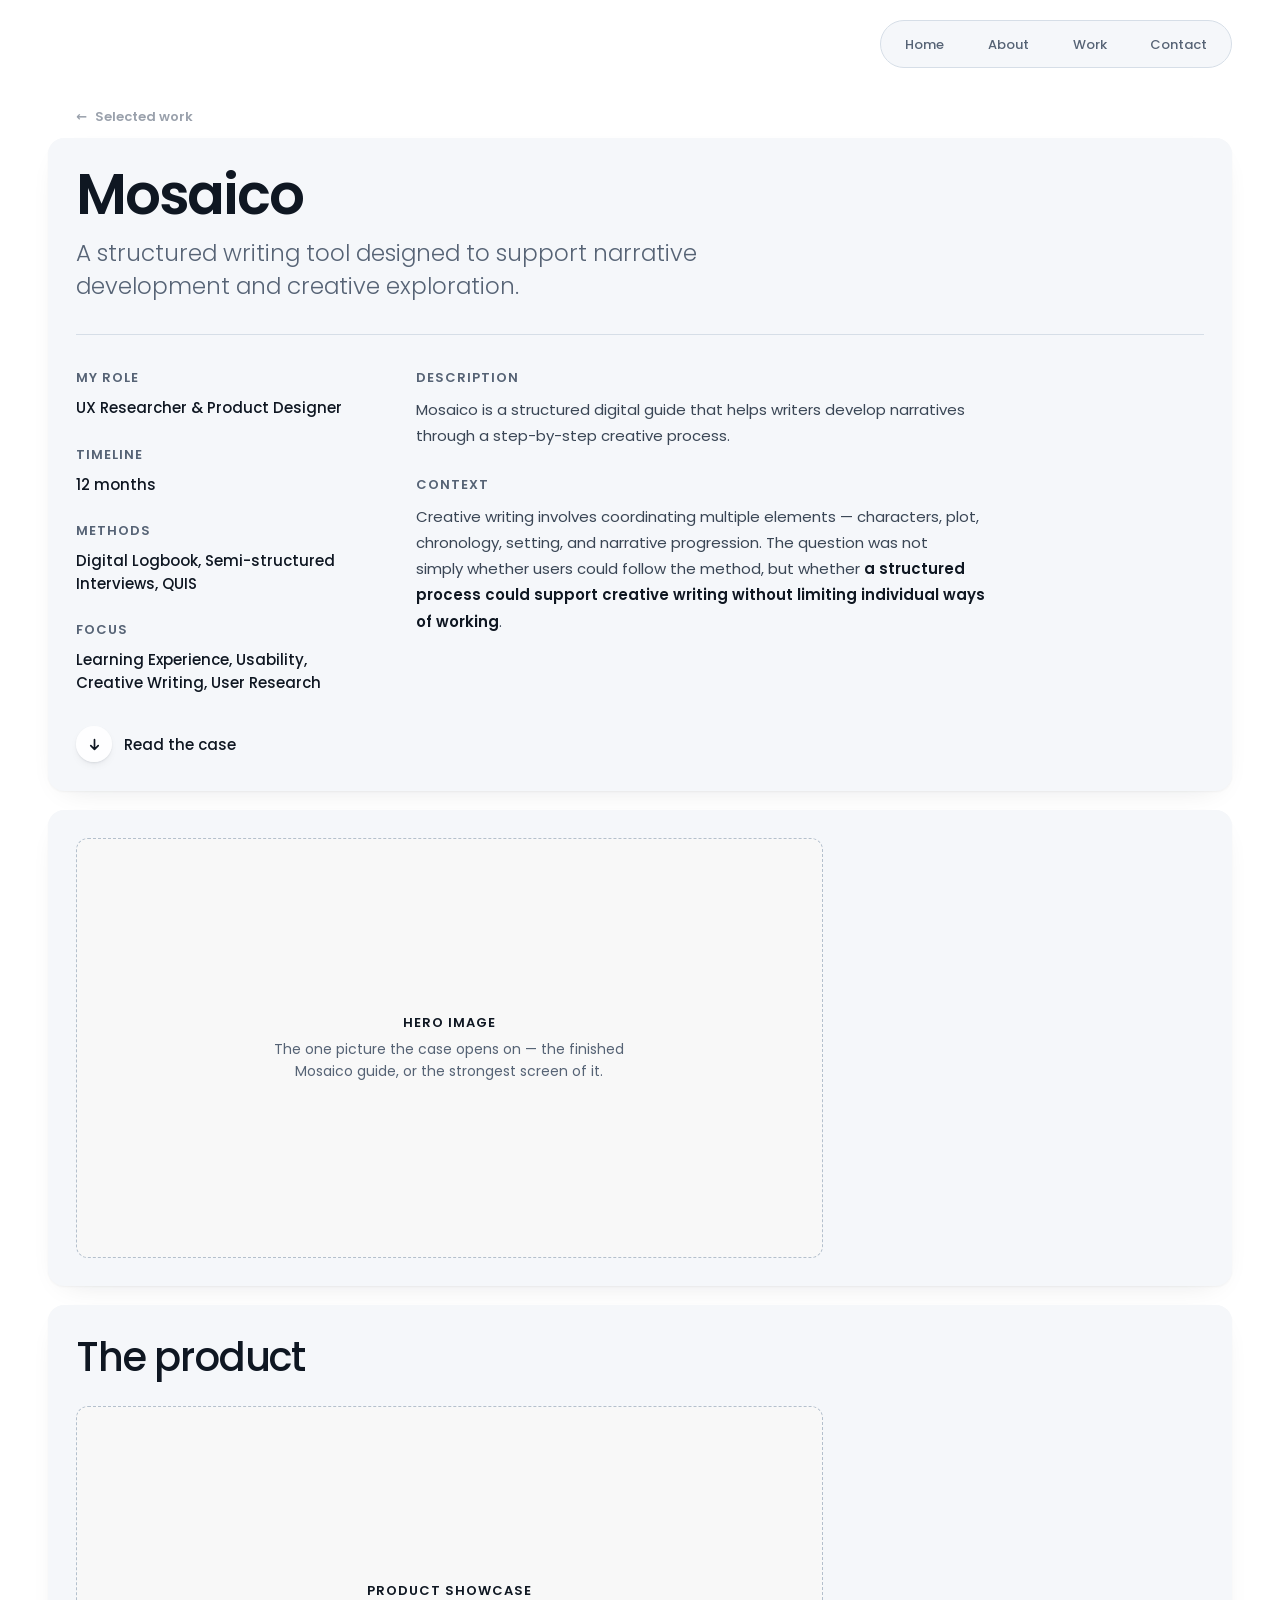
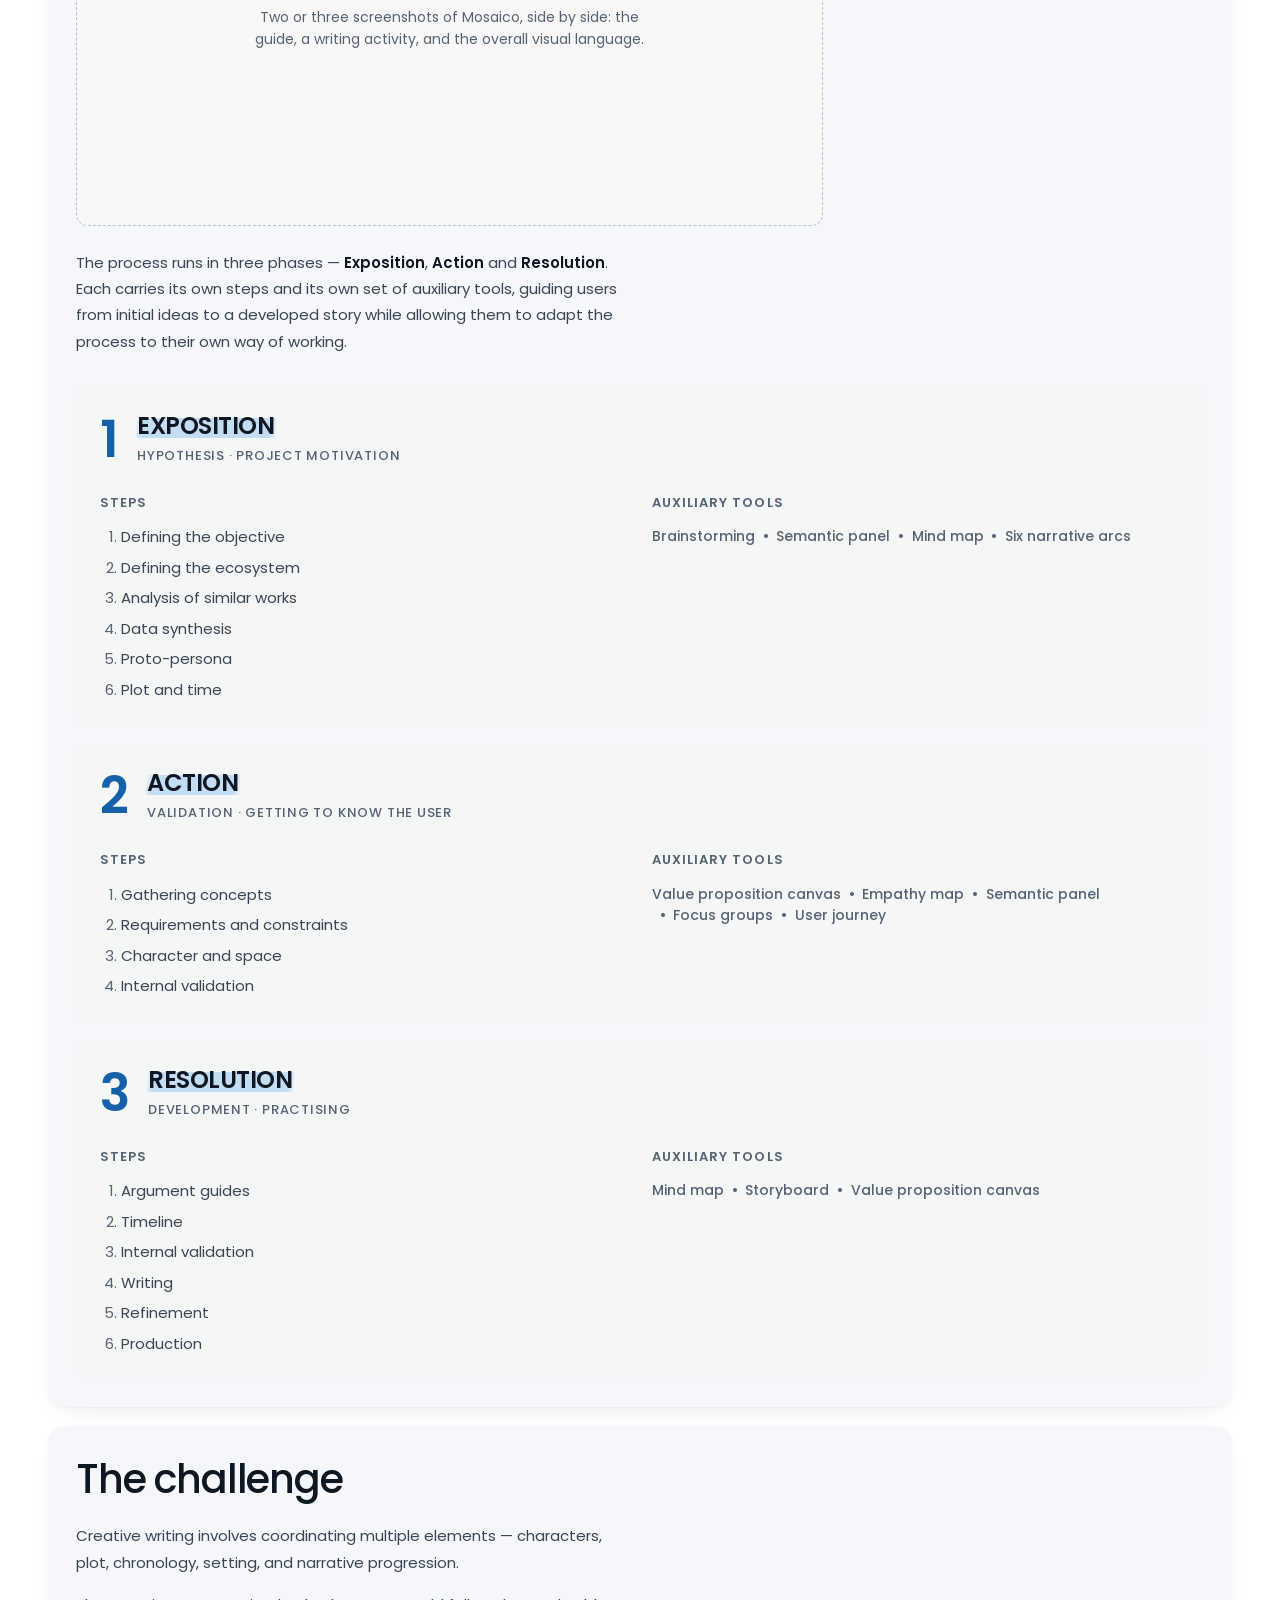
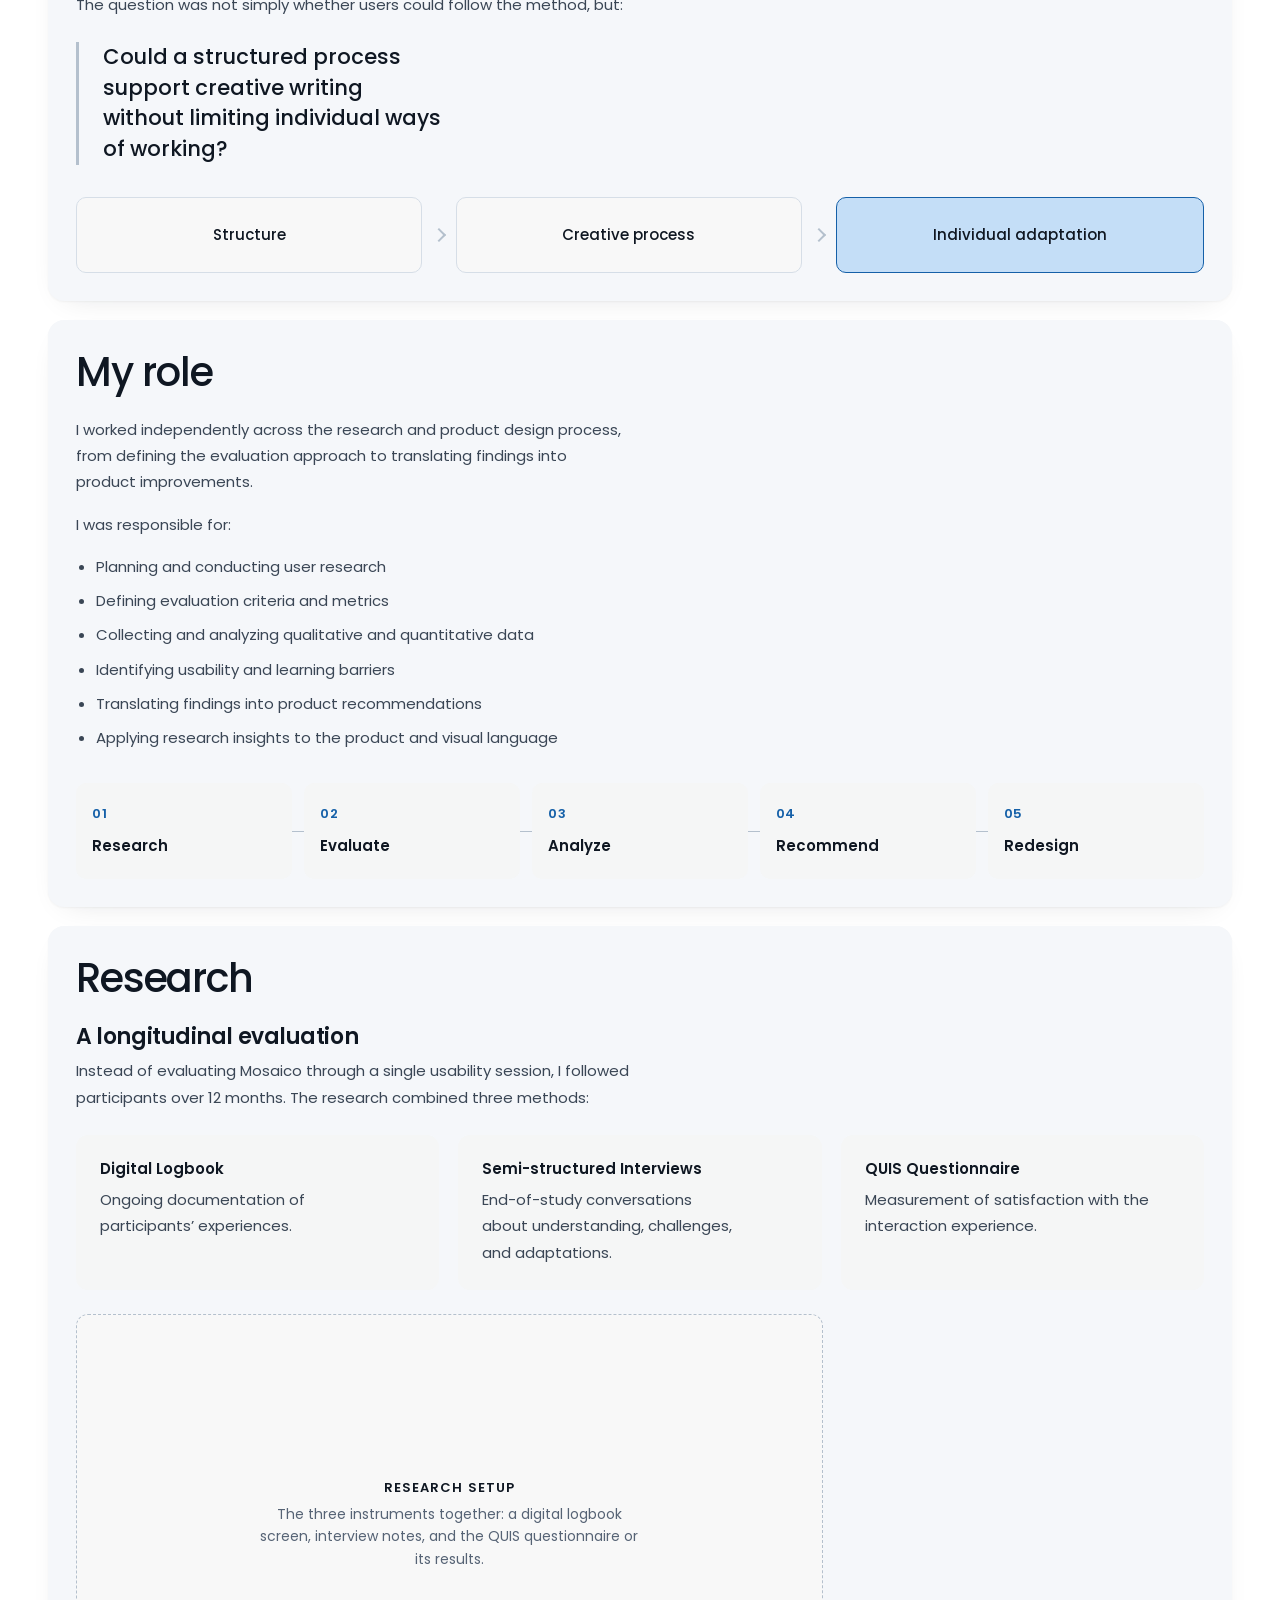
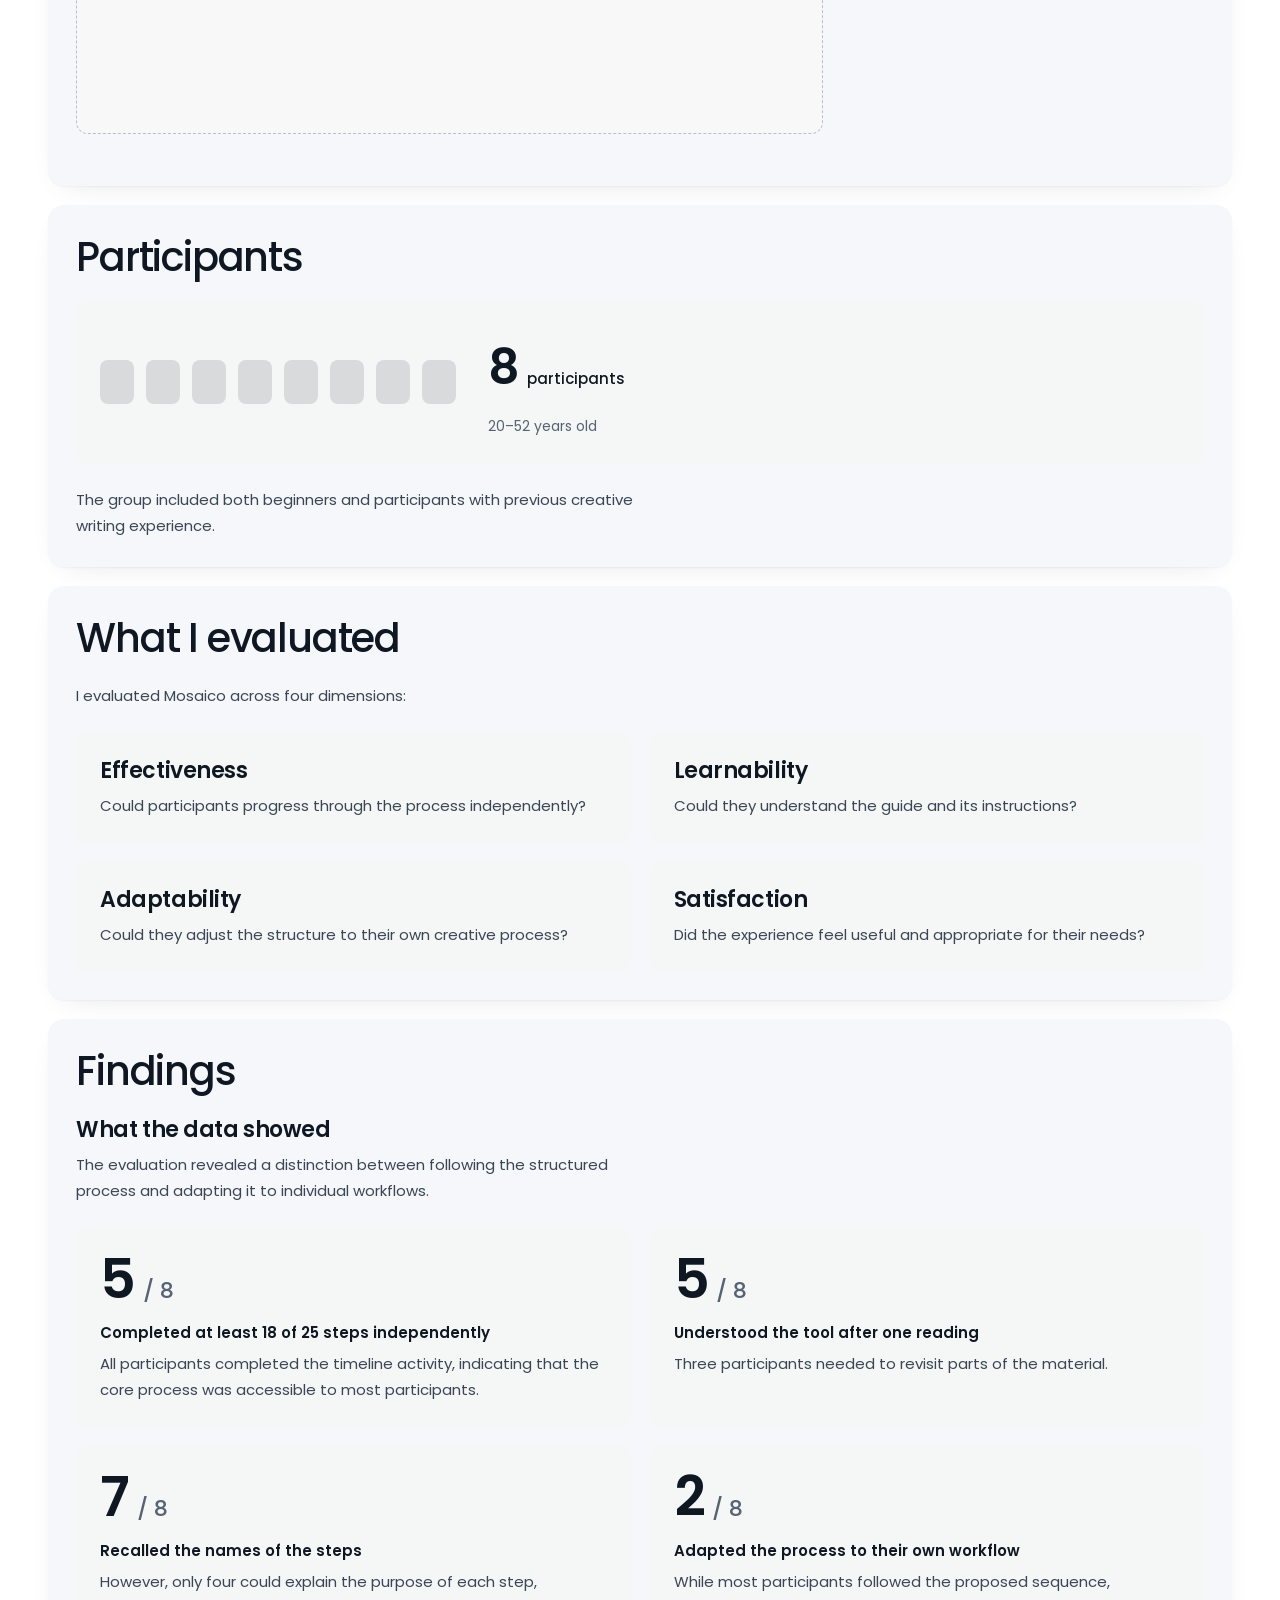
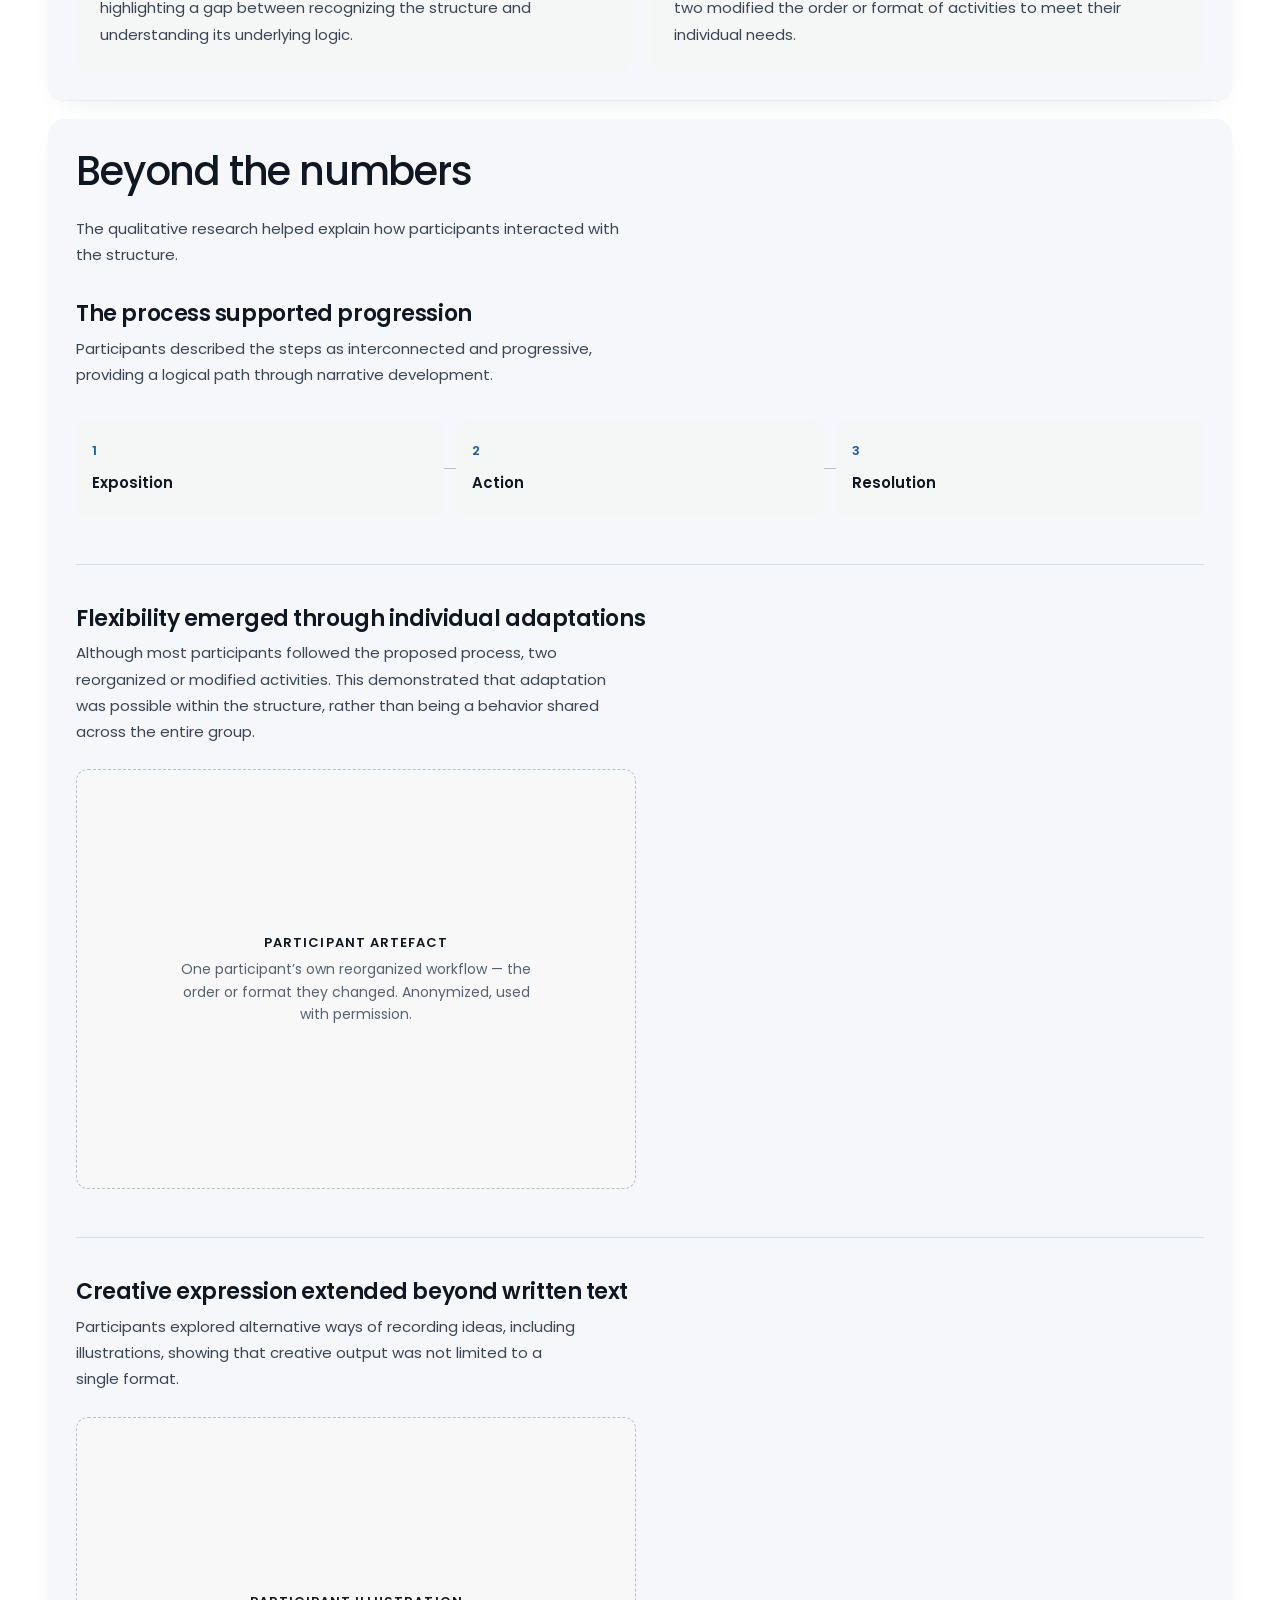
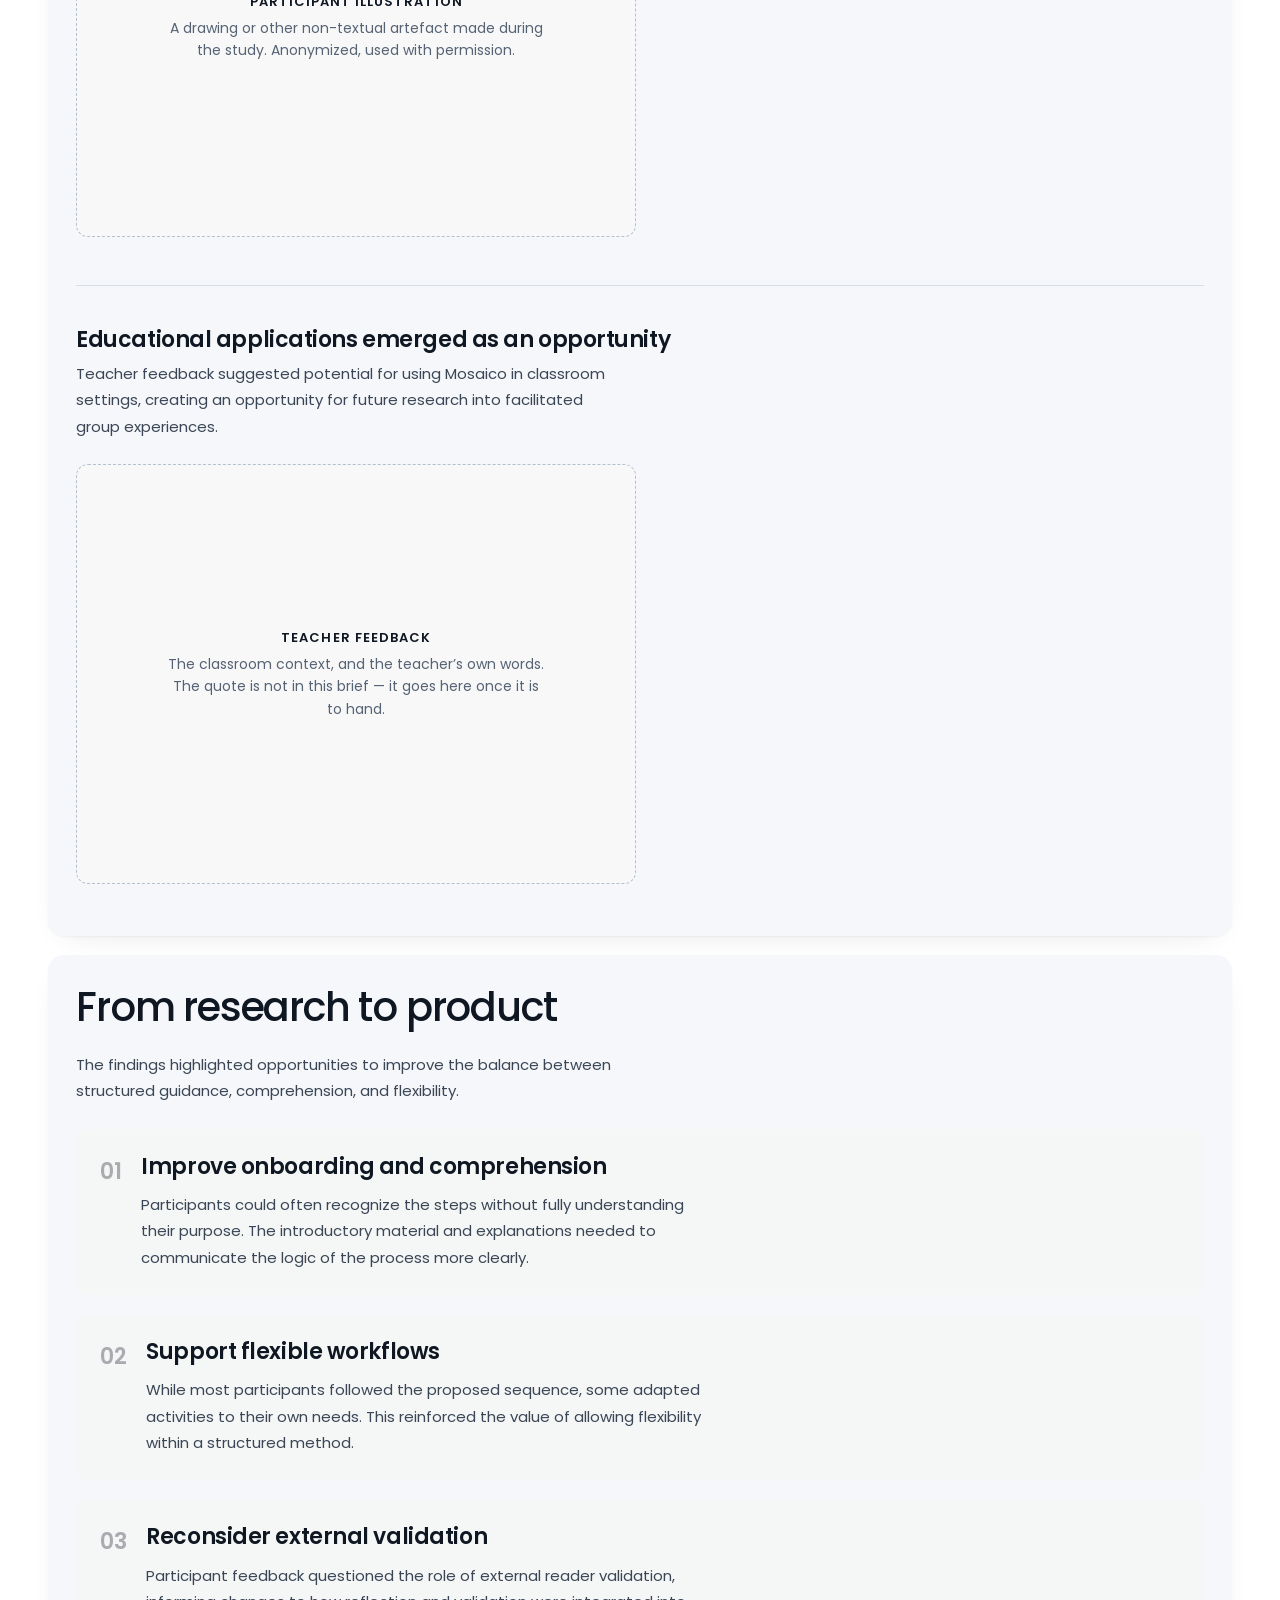
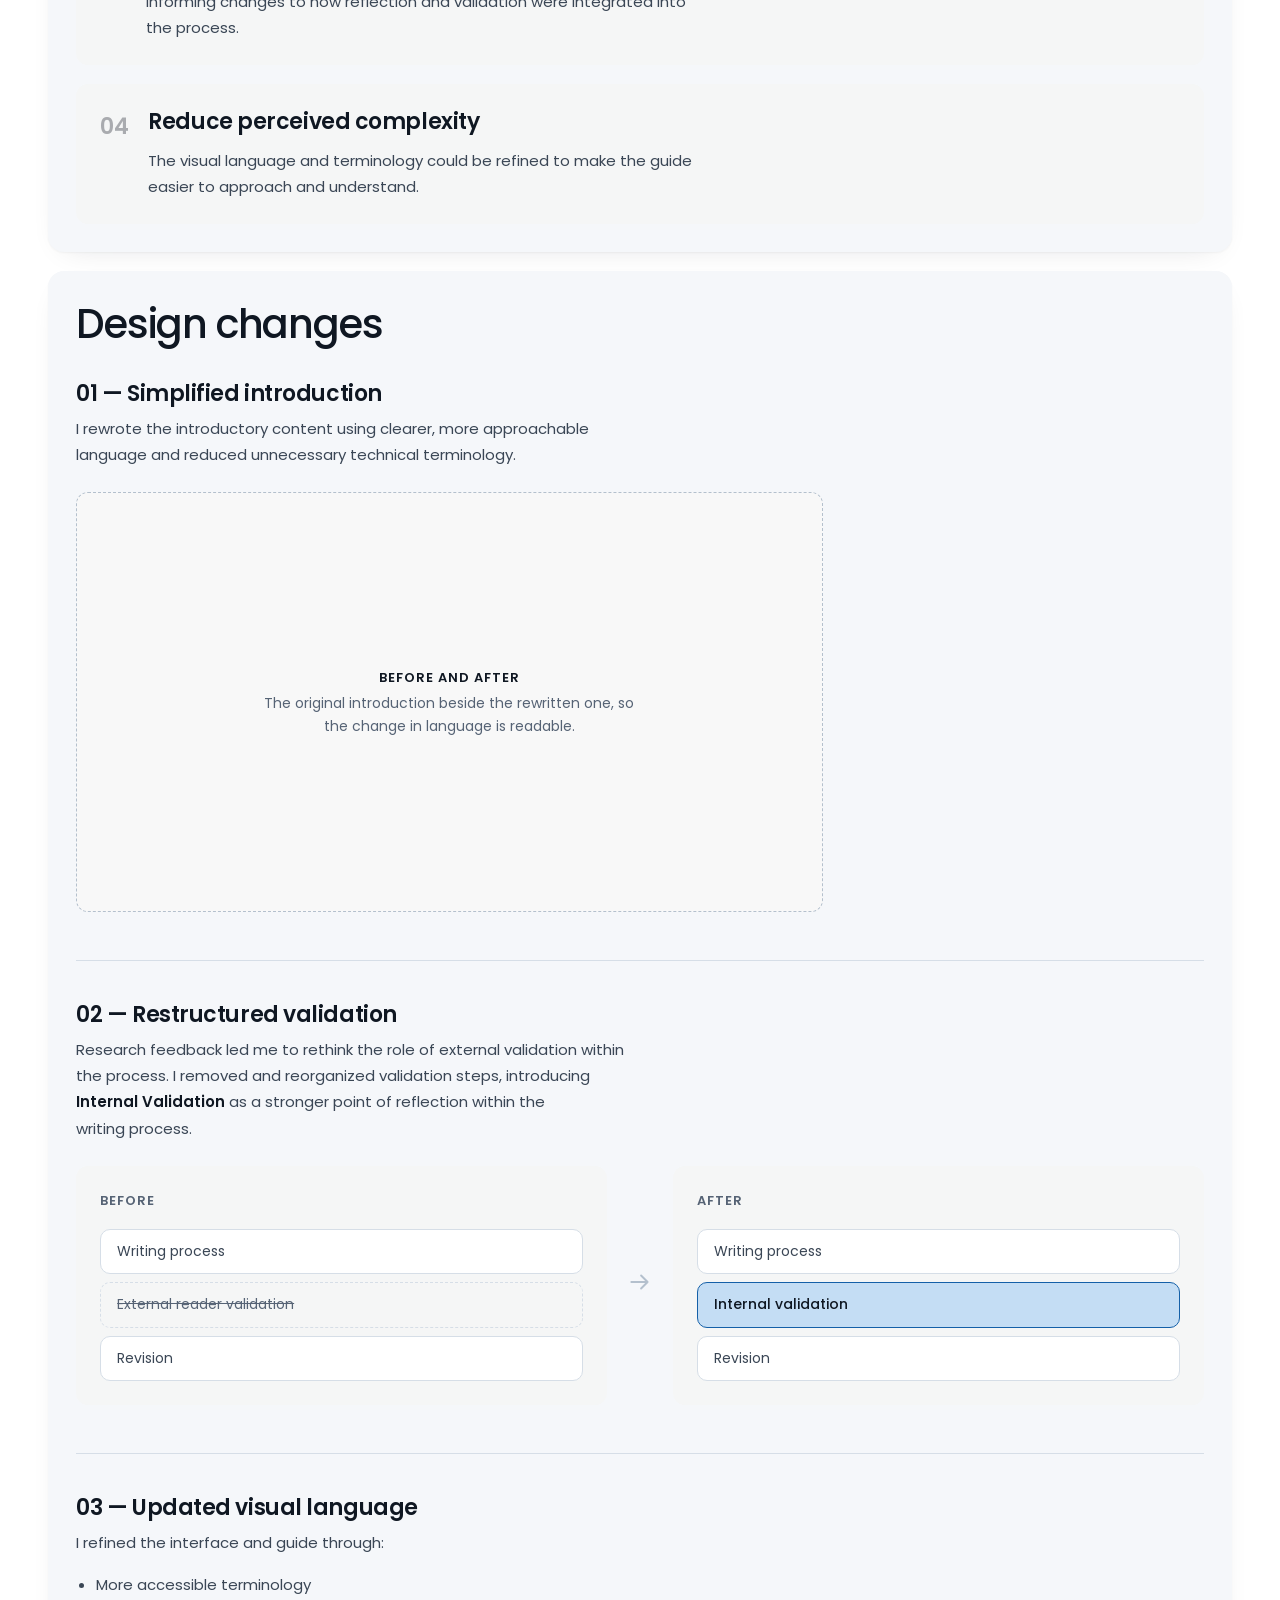
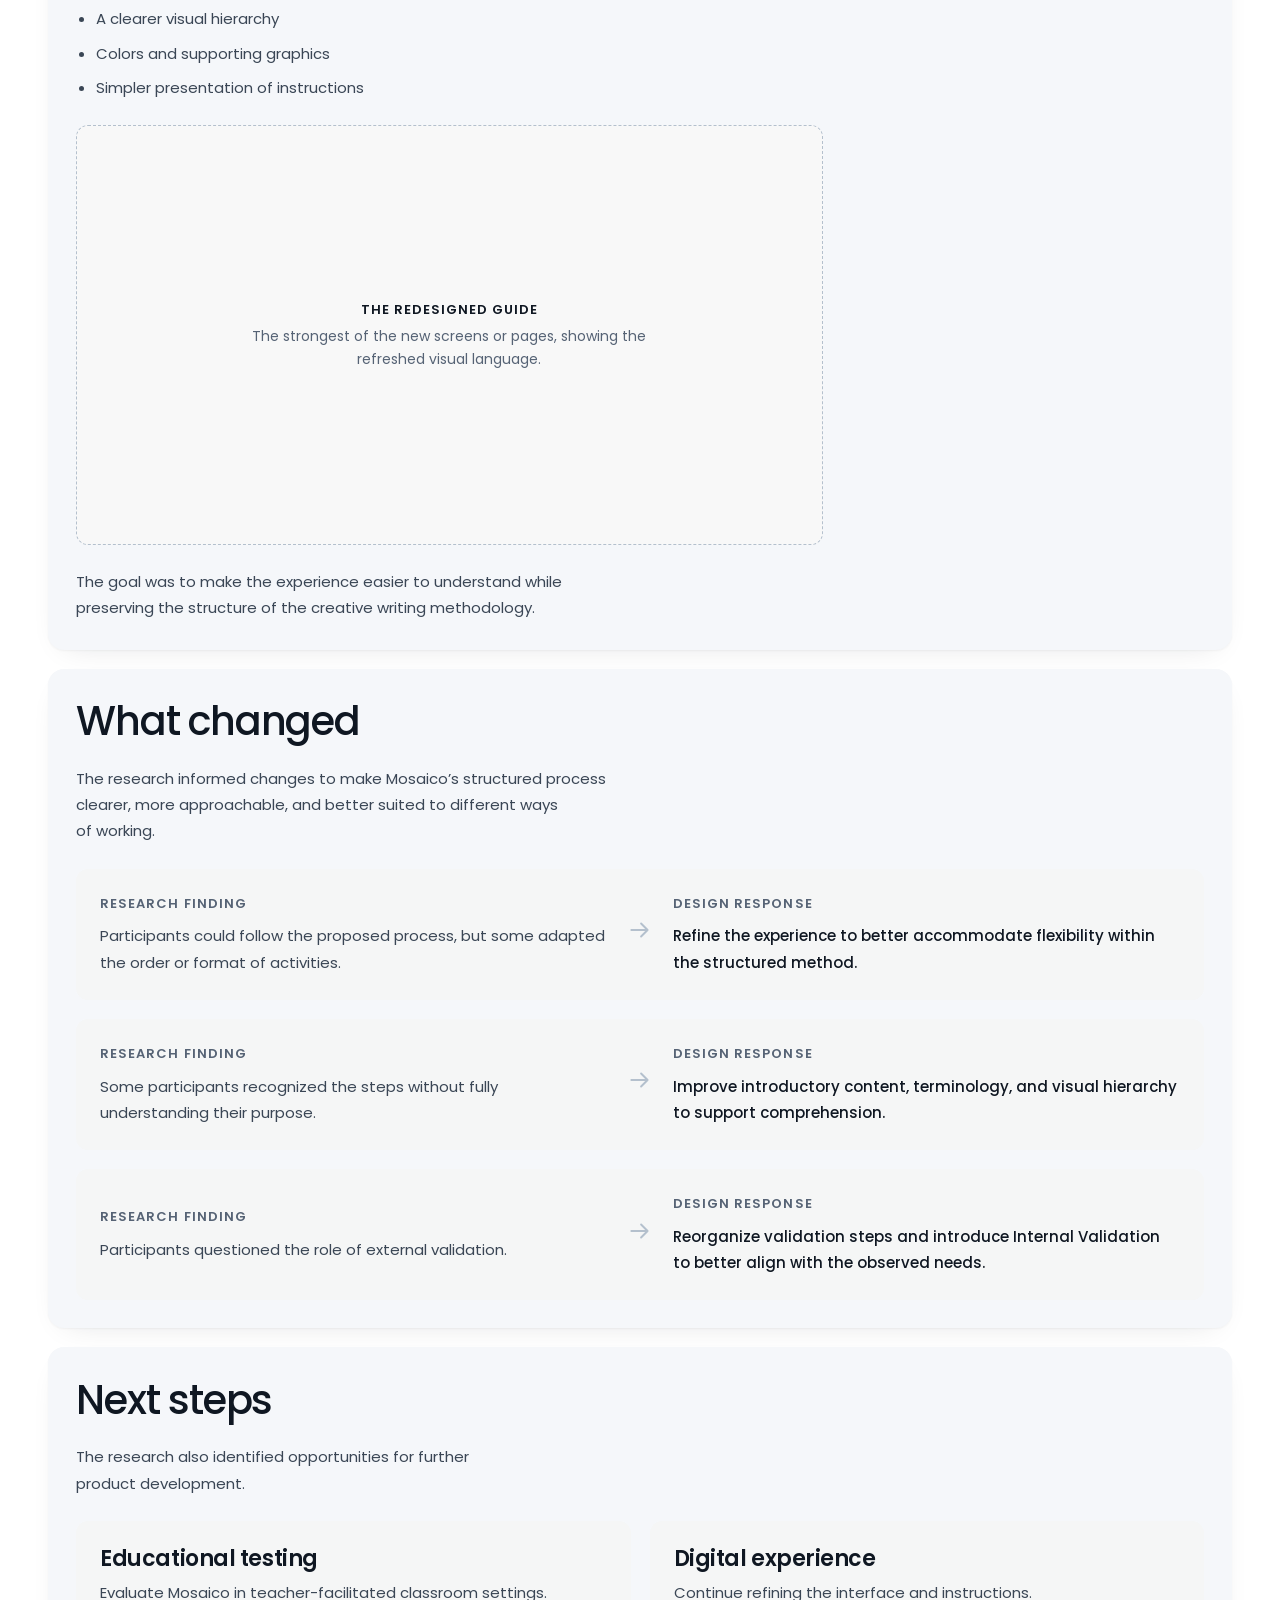
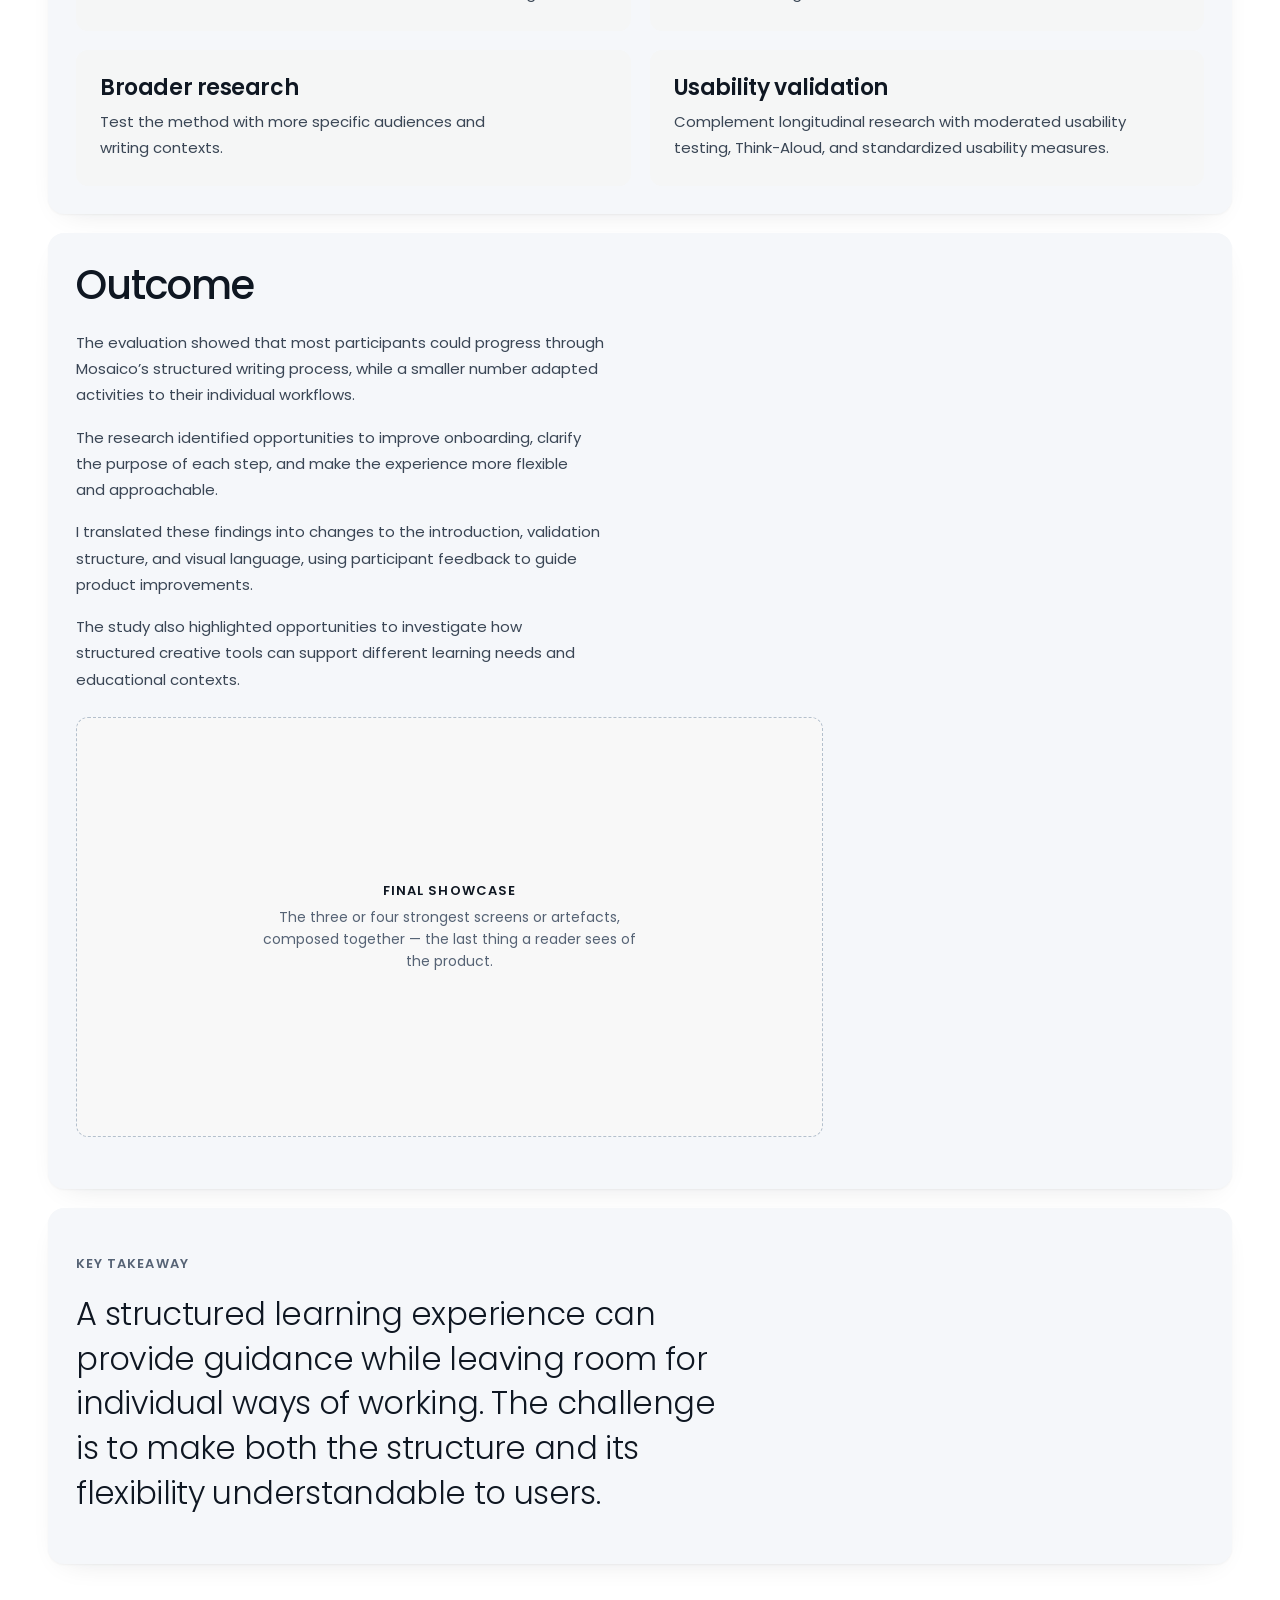
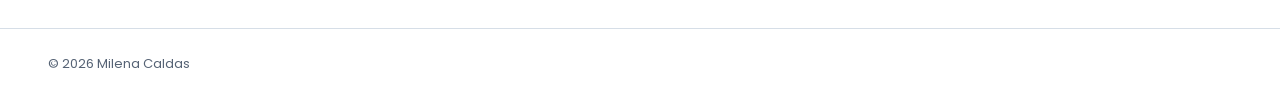
<file: case-mosaico.html>
<!DOCTYPE html>
<html lang="en">
<head>
<meta charset="utf-8"/>
<meta name="viewport" content="width=device-width, initial-scale=1.0, viewport-fit=cover"/>
<title>Mosaico &mdash; Milena Caldas</title>
<meta name="description" content="Mosaico: a structured writing tool for narrative development, evaluated over twelve months with eight writers and redesigned from what the study found."/>
<meta name="theme-color" content="#FFFFFF"/>
<link rel="icon" type="image/png" sizes="256x256" href="assets/ui/favicon.png"/>
<link rel="icon" type="image/png" sizes="32x32" href="assets/ui/favicon-32.png"/>
<link rel="preconnect" href="https://fonts.googleapis.com"/>
<link rel="preconnect" href="https://fonts.gstatic.com" crossorigin/>
<link rel="stylesheet" href="https://fonts.googleapis.com/css2?family=Poppins:ital,wght@0,300;0,400;0,500;0,600;0,700;0,800;1,500&amp;display=swap"/>
<!-- The site's own language: new-home.css carries the tokens, the bar, the
     card surface, the pill the tags are made of, the button and the footer.
     case-mosaico.css only lays out what is particular to this case. -->
<link rel="stylesheet" href="new-home.css?v=ludis-hint-1"/>
<link rel="stylesheet" href="case-mosaico.css?v=ludis-hint-1"/>
</head>
<body class="nh">

<a class="nh-skip" href="#case">Skip to content</a>

<header class="nh-header">
    <nav class="nh-nav" aria-label="Primary">
        <a href="index.html">Home</a>
        <a href="about.html">About</a>
        <a href="work.html">Work</a>
        <a aria-disabled="true">Contact</a>
    </nav>
</header>

<main id="top">

    <p class="nh-shell nh-kicker"><a class="ms-back" href="work.html"><span aria-hidden="true">&larr;</span> Selected work</a></p>

    <!-- =====================================================================
         PICTURES STILL TO COME

         Every .ms-slot on this page is a waiting picture: a screenshot, a
         photograph of the guide, or a participant's own artefact — the things
         only the study itself can supply. Each one says what belongs in it.

         To fill one, put the picture inside its slot:

             <div class="ms-slot" style="--ratio: 16 / 9">
                 <img src="imagesProjects/mosaico/product-showcase.jpg"
                      alt="…" loading="lazy" decoding="async"/>
                 <p class="ms-slot__note">…</p>
             </div>

         The note steps aside on its own once an <img> is there, and the
         dashed box becomes the picture's frame. Nothing else changes.

         Everything that is a diagram, a matrix, a sequence or a set of boxes
         is drawn in markup further down instead — it stays sharp, it reflows
         on a phone, and it can be read by a screen reader.
    ===================================================================== -->

    <div class="nh-shell ms-page" id="case">

        <!-- ===============================================================
             1 — What Mosaico is, and what I did on it.
        =============================================================== -->
        <!-- The header every case opens on. The four facts that were a small
             table in here are now the left column; nothing else changed. -->
        <header class="nh-card nh-card--content nh-casehead" style="--i: 0" aria-labelledby="ms-title">
            <h1 class="nh-casehead__name" id="ms-title">Mosaico</h1>
            <p class="nh-casehead__tagline">A structured writing tool designed to support narrative development and creative exploration.</p>

            <div class="nh-casehead__cols">
                <dl class="nh-casehead__meta">
                    <div><dt>My role</dt><dd>UX Researcher &amp; Product Designer</dd></div>
                    <div><dt>Timeline</dt><dd>12 months</dd></div>
                    <div><dt>Methods</dt><dd>Digital Logbook, Semi-structured Interviews, QUIS</dd></div>
                    <div><dt>Focus</dt><dd>Learning Experience, Usability, Creative Writing, User Research</dd></div>
                </dl>

                <div class="nh-casehead__blocks">
                    <div>
                        <p class="nh-casehead__label">Description</p>
                        <p>Mosaico is a structured digital guide that helps writers develop narratives through a step-by-step creative process.</p>
                    </div>
                    <div>
                        <p class="nh-casehead__label">Context</p>
                        <p>Creative writing involves coordinating multiple elements &mdash; characters, plot, chronology, setting, and narrative progression. The question was not simply whether users could follow the method, but whether <strong>a structured process could support creative writing without limiting individual ways of working</strong>.</p>
                    </div>
                </div>
            </div>

            <a class="ms-jump" href="#product">
                <span class="ms-jump__mark" aria-hidden="true">
                    <svg viewBox="0 0 16 16" fill="none" stroke="currentColor" stroke-width="1.6" stroke-linecap="round" stroke-linejoin="round" focusable="false"><path d="M8 3.5v9M4.5 9 8 12.5 11.5 9"/></svg>
                </span>Read the case</a>
        </header>

        <!-- the hero picture, in a card of its own under the header -->
        <div class="nh-card nh-card--content ms-card ms-herofig" style="--i: 1">
            <div class="ms-slot" style="--ratio: 16 / 9">
                <p class="ms-slot__note"><b>Hero image</b>The one picture the case opens on &mdash; the finished Mosaico guide, or the strongest screen of it.</p>
            </div>
        </div>

        <!-- ===============================================================
             2 — The product.
        =============================================================== -->
        <section class="nh-card nh-card--content ms-card" id="product" style="--i: 2" aria-labelledby="ms-product-title">
            <h2 class="ms-h2" id="ms-product-title">The product</h2>

            <!-- picture: the product itself -->
            <div class="ms-slot" style="--ratio: 16 / 9">
                <p class="ms-slot__note"><b>Product showcase</b>Two or three screenshots of Mosaico, side by side: the guide, a writing activity, and the overall visual language.</p>
            </div>

            <p>The process runs in three phases &mdash; <strong>Exposition</strong>, <strong>Action</strong> and <strong>Resolution</strong>. Each carries its own steps and its own set of auxiliary tools, guiding users from initial ideas to a developed story while allowing them to adapt the process to their own way of working.</p>

            <!-- The structure itself, drawn: three phases, their steps, and the
                 tools attached to each. Sixteen steps in all. -->
            <ol class="ms-phases">

                <li class="ms-phase">
                    <div class="ms-phase__head">
                        <b class="ms-phase__n" aria-hidden="true">1</b>
                        <div>
                            <h3><mark class="nh-highlight">Exposition</mark></h3>
                            <p class="ms-phase__kicker">Hypothesis &middot; project motivation</p>
                        </div>
                    </div>
                    <div class="ms-phase__cols">
                        <div>
                            <p class="ms-phase__label">Steps</p>
                            <ol class="ms-phase__steps">
                                <li>Defining the objective</li>
                                <li>Defining the ecosystem</li>
                                <li>Analysis of similar works</li>
                                <li>Data synthesis</li>
                                <li>Proto-persona</li>
                                <li>Plot and time</li>
                            </ol>
                        </div>
                        <div>
                            <p class="ms-phase__label">Auxiliary tools</p>
                            <ul class="nh-termlist">
                                <li>Brainstorming</li><li>Semantic panel</li><li>Mind map</li><li>Six narrative arcs</li>
                            </ul>
                        </div>
                    </div>
                </li>

                <li class="ms-phase">
                    <div class="ms-phase__head">
                        <b class="ms-phase__n" aria-hidden="true">2</b>
                        <div>
                            <h3><mark class="nh-highlight">Action</mark></h3>
                            <p class="ms-phase__kicker">Validation &middot; getting to know the user</p>
                        </div>
                    </div>
                    <div class="ms-phase__cols">
                        <div>
                            <p class="ms-phase__label">Steps</p>
                            <ol class="ms-phase__steps">
                                <li>Gathering concepts</li>
                                <li>Requirements and constraints</li>
                                <li>Character and space</li>
                                <li>Internal validation</li>
                            </ol>
                        </div>
                        <div>
                            <p class="ms-phase__label">Auxiliary tools</p>
                            <ul class="nh-termlist">
                                <li>Value proposition canvas</li><li>Empathy map</li><li>Semantic panel</li><li>Focus groups</li><li>User journey</li>
                            </ul>
                        </div>
                    </div>
                </li>

                <li class="ms-phase">
                    <div class="ms-phase__head">
                        <b class="ms-phase__n" aria-hidden="true">3</b>
                        <div>
                            <h3><mark class="nh-highlight">Resolution</mark></h3>
                            <p class="ms-phase__kicker">Development &middot; practising</p>
                        </div>
                    </div>
                    <div class="ms-phase__cols">
                        <div>
                            <p class="ms-phase__label">Steps</p>
                            <ol class="ms-phase__steps">
                                <li>Argument guides</li>
                                <li>Timeline</li>
                                <li>Internal validation</li>
                                <li>Writing</li>
                                <li>Refinement</li>
                                <li>Production</li>
                            </ol>
                        </div>
                        <div>
                            <p class="ms-phase__label">Auxiliary tools</p>
                            <ul class="nh-termlist">
                                <li>Mind map</li><li>Storyboard</li><li>Value proposition canvas</li>
                            </ul>
                        </div>
                    </div>
                </li>

            </ol>
        </section>

        <!-- ===============================================================
             3 — The challenge, and the question underneath it.
             The diagram is drawn here, not exported.
        =============================================================== -->
        <section class="nh-card nh-card--content ms-card" style="--i: 3" aria-labelledby="ms-challenge-title">
            <h2 class="ms-h2" id="ms-challenge-title">The challenge</h2>
            <p>Creative writing involves coordinating multiple elements &mdash; characters, plot, chronology, setting, and narrative progression.</p>
            <p>The question was not simply whether users could follow the method, but:</p>

            <blockquote class="ms-question">
                <p>Could a structured process support creative writing without limiting individual ways of working?</p>
            </blockquote>

            <ol class="ms-flow" aria-label="From structure to individual adaptation">
                <li><span class="ms-flow__box">Structure</span></li>
                <li><span class="ms-flow__box">Creative process</span></li>
                <li><span class="ms-flow__box ms-flow__box--end">Individual adaptation</span></li>
            </ol>
        </section>

        <!-- ===============================================================
             4 — My role, and the shape of the work.
        =============================================================== -->
        <section class="nh-card nh-card--content ms-card" style="--i: 4" aria-labelledby="ms-role-title">
            <h2 class="ms-h2" id="ms-role-title">My role</h2>
            <p>I worked independently across the research and product design process, from defining the evaluation approach to translating findings into product improvements.</p>
            <p>I was responsible for:</p>

            <ul class="ms-list">
                <li>Planning and conducting user research</li>
                <li>Defining evaluation criteria and metrics</li>
                <li>Collecting and analyzing qualitative and quantitative data</li>
                <li>Identifying usability and learning barriers</li>
                <li>Translating findings into product recommendations</li>
                <li>Applying research insights to the product and visual language</li>
            </ul>

            <ol class="ms-strip" aria-label="The five stages of the work">
                <li><b aria-hidden="true">01</b><span>Research</span></li>
                <li><b aria-hidden="true">02</b><span>Evaluate</span></li>
                <li><b aria-hidden="true">03</b><span>Analyze</span></li>
                <li><b aria-hidden="true">04</b><span>Recommend</span></li>
                <li><b aria-hidden="true">05</b><span>Redesign</span></li>
            </ol>
        </section>

        <!-- ===============================================================
             5 — How it was studied.
        =============================================================== -->
        <section class="nh-card nh-card--content ms-card" style="--i: 5" aria-labelledby="ms-research-title">
            <h2 class="ms-h2" id="ms-research-title">Research</h2>
            <h3 class="ms-h3-lead">A longitudinal evaluation</h3>
            <p>Instead of evaluating Mosaico through a single usability session, I followed participants over 12 months. The research combined three methods:</p>

            <ul class="ms-methods">
                <li>
                    <h4>Digital Logbook</h4>
                    <p>Ongoing documentation of participants&rsquo; experiences.</p>
                </li>
                <li>
                    <h4>Semi-structured Interviews</h4>
                    <p>End-of-study conversations about understanding, challenges, and adaptations.</p>
                </li>
                <li>
                    <h4>QUIS Questionnaire</h4>
                    <p>Measurement of satisfaction with the interaction experience.</p>
                </li>
            </ul>

            <!-- picture: the instruments themselves -->
            <div class="ms-slot" style="--ratio: 16 / 9">
                <p class="ms-slot__note"><b>Research setup</b>The three instruments together: a digital logbook screen, interview notes, and the QUIS questionnaire or its results.</p>
            </div>
        </section>

        <!-- ===============================================================
             6 — Who took part. Drawn, not exported: the cohort is eight
             marks and two facts, and nothing is claimed about any one of
             them that the study did not say.
        =============================================================== -->
        <section class="nh-card nh-card--content ms-card" style="--i: 6" aria-labelledby="ms-people-title">
            <h2 class="ms-h2" id="ms-people-title">Participants</h2>

            <div class="ms-cohort">
                <ul class="ms-cohort__marks" aria-hidden="true">
                    <li></li><li></li><li></li><li></li><li></li><li></li><li></li><li></li>
                </ul>
                <div class="ms-cohort__facts">
                    <p class="ms-cohort__count"><b>8</b> participants</p>
                    <p class="ms-cohort__range">20&ndash;52 years old</p>
                </div>
            </div>

            <p>The group included both beginners and participants with previous creative writing experience.</p>
        </section>

        <!-- ===============================================================
             7 — The four dimensions, as a matrix rather than a picture.
        =============================================================== -->
        <section class="nh-card nh-card--content ms-card" style="--i: 7" aria-labelledby="ms-eval-title">
            <h2 class="ms-h2" id="ms-eval-title">What I evaluated</h2>
            <p>I evaluated Mosaico across four dimensions:</p>

            <ul class="ms-matrix">
                <li>
                    <h3>Effectiveness</h3>
                    <p>Could participants progress through the process independently?</p>
                </li>
                <li>
                    <h3>Learnability</h3>
                    <p>Could they understand the guide and its instructions?</p>
                </li>
                <li>
                    <h3>Adaptability</h3>
                    <p>Could they adjust the structure to their own creative process?</p>
                </li>
                <li>
                    <h3>Satisfaction</h3>
                    <p>Did the experience feel useful and appropriate for their needs?</p>
                </li>
            </ul>
        </section>

        <!-- ===============================================================
             8 — What the numbers were. Four counts out of eight, drawn as
             cards so the denominator is never lost.
        =============================================================== -->
        <section class="nh-card nh-card--content ms-card" style="--i: 8" aria-labelledby="ms-findings-title">
            <h2 class="ms-h2" id="ms-findings-title">Findings</h2>
            <h3 class="ms-h3-lead">What the data showed</h3>
            <p>The evaluation revealed a distinction between following the structured process and adapting it to individual workflows.</p>

            <ul class="ms-stats">
                <li>
                    <p class="ms-stat__n"><b>5</b><span>/ 8</span></p>
                    <h4>Completed at least 18 of 25 steps independently</h4>
                    <p>All participants completed the timeline activity, indicating that the core process was accessible to most participants.</p>
                </li>
                <li>
                    <p class="ms-stat__n"><b>5</b><span>/ 8</span></p>
                    <h4>Understood the tool after one reading</h4>
                    <p>Three participants needed to revisit parts of the material.</p>
                </li>
                <li>
                    <p class="ms-stat__n"><b>7</b><span>/ 8</span></p>
                    <h4>Recalled the names of the steps</h4>
                    <p>However, only four could explain the purpose of each step, highlighting a gap between recognizing the structure and understanding its underlying logic.</p>
                </li>
                <li>
                    <p class="ms-stat__n"><b>2</b><span>/ 8</span></p>
                    <h4>Adapted the process to their own workflow</h4>
                    <p>While most participants followed the proposed sequence, two modified the order or format of activities to meet their individual needs.</p>
                </li>
            </ul>
        </section>

        <!-- ===============================================================
             9 — Beyond the numbers. Four observations: the first is drawn,
             the other three are participants' own work and wait for it.
        =============================================================== -->
        <section class="nh-card nh-card--content ms-card" style="--i: 9" aria-labelledby="ms-beyond-title">
            <h2 class="ms-h2" id="ms-beyond-title">Beyond the numbers</h2>
            <p>The qualitative research helped explain how participants interacted with the structure.</p>

            <div class="ms-obs">
                <h3>The process supported progression</h3>
                <p>Participants described the steps as interconnected and progressive, providing a logical path through narrative development.</p>

                <!-- The three phases in order: what "progressive" meant to
                     the people in the study. -->
                <ol class="ms-strip ms-strip--phases" aria-label="The three phases, in order">
                    <li><b aria-hidden="true">1</b><span>Exposition</span></li>
                    <li><b aria-hidden="true">2</b><span>Action</span></li>
                    <li><b aria-hidden="true">3</b><span>Resolution</span></li>
                </ol>
            </div>

            <div class="ms-obs">
                <h3>Flexibility emerged through individual adaptations</h3>
                <p>Although most participants followed the proposed process, two reorganized or modified activities. This demonstrated that adaptation was possible within the structure, rather than being a behavior shared across the entire group.</p>

                <div class="ms-slot" style="--ratio: 4 / 3">
                    <p class="ms-slot__note"><b>Participant artefact</b>One participant&rsquo;s own reorganized workflow &mdash; the order or format they changed. Anonymized, used with permission.</p>
                </div>
            </div>

            <div class="ms-obs">
                <h3>Creative expression extended beyond written text</h3>
                <p>Participants explored alternative ways of recording ideas, including illustrations, showing that creative output was not limited to a single format.</p>

                <div class="ms-slot" style="--ratio: 4 / 3">
                    <p class="ms-slot__note"><b>Participant illustration</b>A drawing or other non-textual artefact made during the study. Anonymized, used with permission.</p>
                </div>
            </div>

            <div class="ms-obs">
                <h3>Educational applications emerged as an opportunity</h3>
                <p>Teacher feedback suggested potential for using Mosaico in classroom settings, creating an opportunity for future research into facilitated group experiences.</p>

                <div class="ms-slot" style="--ratio: 4 / 3">
                    <p class="ms-slot__note"><b>Teacher feedback</b>The classroom context, and the teacher&rsquo;s own words. The quote is not in this brief &mdash; it goes here once it is to hand.</p>
                </div>
            </div>
        </section>

        <!-- ===============================================================
             10 — Finding to direction. Four rows, drawn.
        =============================================================== -->
        <section class="nh-card nh-card--content ms-card" style="--i: 10" aria-labelledby="ms-opps-title">
            <h2 class="ms-h2" id="ms-opps-title">From research to product</h2>
            <p>The findings highlighted opportunities to improve the balance between structured guidance, comprehension, and flexibility.</p>

            <ol class="ms-opps">
                <li>
                    <b aria-hidden="true">01</b>
                    <h3>Improve onboarding and comprehension</h3>
                    <p>Participants could often recognize the steps without fully understanding their purpose. The introductory material and explanations needed to communicate the logic of the process more clearly.</p>
                </li>
                <li>
                    <b aria-hidden="true">02</b>
                    <h3>Support flexible workflows</h3>
                    <p>While most participants followed the proposed sequence, some adapted activities to their own needs. This reinforced the value of allowing flexibility within a structured method.</p>
                </li>
                <li>
                    <b aria-hidden="true">03</b>
                    <h3>Reconsider external validation</h3>
                    <p>Participant feedback questioned the role of external reader validation, informing changes to how reflection and validation were integrated into the process.</p>
                </li>
                <li>
                    <b aria-hidden="true">04</b>
                    <h3>Reduce perceived complexity</h3>
                    <p>The visual language and terminology could be refined to make the guide easier to approach and understand.</p>
                </li>
            </ol>
        </section>

        <!-- ===============================================================
             11 — What I changed. Two of the three want a picture of the
             material; the validation swap is a flow, so it is drawn.
        =============================================================== -->
        <section class="nh-card nh-card--content ms-card" style="--i: 11" aria-labelledby="ms-changes-title">
            <h2 class="ms-h2" id="ms-changes-title">Design changes</h2>

            <div class="ms-obs">
                <h3><span aria-hidden="true">01 &mdash;</span> Simplified introduction</h3>
                <p>I rewrote the introductory content using clearer, more approachable language and reduced unnecessary technical terminology.</p>

                <div class="ms-slot" style="--ratio: 16 / 9">
                    <p class="ms-slot__note"><b>Before and after</b>The original introduction beside the rewritten one, so the change in language is readable.</p>
                </div>
            </div>

            <div class="ms-obs">
                <h3><span aria-hidden="true">02 &mdash;</span> Restructured validation</h3>
                <p>Research feedback led me to rethink the role of external validation within the process. I removed and reorganized validation steps, introducing <strong>Internal Validation</strong> as a stronger point of reflection within the writing process.</p>

                <!-- The swap itself, drawn: what came out and what went in. -->
                <div class="ms-swap">
                    <div class="ms-swap__side ms-swap__side--was">
                        <p class="ms-swap__label">Before</p>
                        <ol class="ms-swap__steps">
                            <li>Writing process</li>
                            <li class="is-removed">External reader validation</li>
                            <li>Revision</li>
                        </ol>
                    </div>
                    <p class="ms-swap__arrow" aria-hidden="true">
                        <svg viewBox="0 0 24 24" fill="none" stroke="currentColor" stroke-width="1.8" stroke-linecap="round" stroke-linejoin="round" focusable="false"><path d="M4 12h15M13 6l6 6-6 6"/></svg>
                    </p>
                    <div class="ms-swap__side ms-swap__side--is">
                        <p class="ms-swap__label">After</p>
                        <ol class="ms-swap__steps">
                            <li>Writing process</li>
                            <li class="is-added">Internal validation</li>
                            <li>Revision</li>
                        </ol>
                    </div>
                </div>
            </div>

            <div class="ms-obs">
                <h3><span aria-hidden="true">03 &mdash;</span> Updated visual language</h3>
                <p>I refined the interface and guide through:</p>
                <ul class="ms-list">
                    <li>More accessible terminology</li>
                    <li>A clearer visual hierarchy</li>
                    <li>Colors and supporting graphics</li>
                    <li>Simpler presentation of instructions</li>
                </ul>

                <div class="ms-slot" style="--ratio: 16 / 9">
                    <p class="ms-slot__note"><b>The redesigned guide</b>The strongest of the new screens or pages, showing the refreshed visual language.</p>
                </div>

                <p>The goal was to make the experience easier to understand while preserving the structure of the creative writing methodology.</p>
            </div>
        </section>

        <!-- ===============================================================
             12 — Finding beside decision, three times. Drawn.
        =============================================================== -->
        <section class="nh-card nh-card--content ms-card" style="--i: 12" aria-labelledby="ms-changed-title">
            <h2 class="ms-h2" id="ms-changed-title">What changed</h2>
            <p>The research informed changes to make Mosaico&rsquo;s structured process clearer, more approachable, and better suited to different ways of working.</p>

            <ul class="ms-pairs">
                <li>
                    <div class="ms-pairs__find">
                        <p class="ms-pairs__label">Research finding</p>
                        <p>Participants could follow the proposed process, but some adapted the order or format of activities.</p>
                    </div>
                    <p class="ms-pairs__arrow" aria-hidden="true">
                        <svg viewBox="0 0 24 24" fill="none" stroke="currentColor" stroke-width="1.8" stroke-linecap="round" stroke-linejoin="round" focusable="false"><path d="M4 12h15M13 6l6 6-6 6"/></svg>
                    </p>
                    <div class="ms-pairs__did">
                        <p class="ms-pairs__label">Design response</p>
                        <p>Refine the experience to better accommodate flexibility within the structured method.</p>
                    </div>
                </li>
                <li>
                    <div class="ms-pairs__find">
                        <p class="ms-pairs__label">Research finding</p>
                        <p>Some participants recognized the steps without fully understanding their purpose.</p>
                    </div>
                    <p class="ms-pairs__arrow" aria-hidden="true">
                        <svg viewBox="0 0 24 24" fill="none" stroke="currentColor" stroke-width="1.8" stroke-linecap="round" stroke-linejoin="round" focusable="false"><path d="M4 12h15M13 6l6 6-6 6"/></svg>
                    </p>
                    <div class="ms-pairs__did">
                        <p class="ms-pairs__label">Design response</p>
                        <p>Improve introductory content, terminology, and visual hierarchy to support comprehension.</p>
                    </div>
                </li>
                <li>
                    <div class="ms-pairs__find">
                        <p class="ms-pairs__label">Research finding</p>
                        <p>Participants questioned the role of external validation.</p>
                    </div>
                    <p class="ms-pairs__arrow" aria-hidden="true">
                        <svg viewBox="0 0 24 24" fill="none" stroke="currentColor" stroke-width="1.8" stroke-linecap="round" stroke-linejoin="round" focusable="false"><path d="M4 12h15M13 6l6 6-6 6"/></svg>
                    </p>
                    <div class="ms-pairs__did">
                        <p class="ms-pairs__label">Design response</p>
                        <p>Reorganize validation steps and introduce Internal Validation to better align with the observed needs.</p>
                    </div>
                </li>
            </ul>
        </section>

        <!-- ===============================================================
             13 — Where it goes next. Drawn.
        =============================================================== -->
        <section class="nh-card nh-card--content ms-card" style="--i: 13" aria-labelledby="ms-next-title">
            <h2 class="ms-h2" id="ms-next-title">Next steps</h2>
            <p>The research also identified opportunities for further product development.</p>

            <ul class="ms-road">
                <li>
                    <h3>Educational testing</h3>
                    <p>Evaluate Mosaico in teacher-facilitated classroom settings.</p>
                </li>
                <li>
                    <h3>Digital experience</h3>
                    <p>Continue refining the interface and instructions.</p>
                </li>
                <li>
                    <h3>Broader research</h3>
                    <p>Test the method with more specific audiences and writing contexts.</p>
                </li>
                <li>
                    <h3>Usability validation</h3>
                    <p>Complement longitudinal research with moderated usability testing, Think-Aloud, and standardized usability measures.</p>
                </li>
            </ul>
        </section>

        <!-- ===============================================================
             14 — What it came to.
        =============================================================== -->
        <section class="nh-card nh-card--content ms-card" style="--i: 14" aria-labelledby="ms-outcome-title">
            <h2 class="ms-h2" id="ms-outcome-title">Outcome</h2>
            <p>The evaluation showed that most participants could progress through Mosaico&rsquo;s structured writing process, while a smaller number adapted activities to their individual workflows.</p>
            <p>The research identified opportunities to improve onboarding, clarify the purpose of each step, and make the experience more flexible and approachable.</p>
            <p>I translated these findings into changes to the introduction, validation structure, and visual language, using participant feedback to guide product improvements.</p>
            <p>The study also highlighted opportunities to investigate how structured creative tools can support different learning needs and educational contexts.</p>

            <div class="ms-slot" style="--ratio: 16 / 9">
                <p class="ms-slot__note"><b>Final showcase</b>The three or four strongest screens or artefacts, composed together &mdash; the last thing a reader sees of the product.</p>
            </div>
        </section>

        <!-- ===============================================================
             15 — The one sentence to keep.
        =============================================================== -->
        <section class="nh-card nh-card--content ms-card ms-takeaway" style="--i: 15" aria-labelledby="ms-takeaway-title">
            <h2 class="ms-h2 ms-takeaway__head" id="ms-takeaway-title">Key takeaway</h2>
            <p class="ms-takeaway__line">A structured learning experience can provide guidance while leaving room for individual ways of working. The challenge is to make both the structure and its flexibility understandable to users.</p>
        </section>

    </div>

</main>

<footer class="nh-footer">
    <div class="nh-shell nh-footer__inner">
        <p>&copy; 2026 Milena Caldas</p>
    </div>
</footer>

<script src="scripts/new-home.js?v=ludis-hint-1"></script>
</body>
</html>
</file>
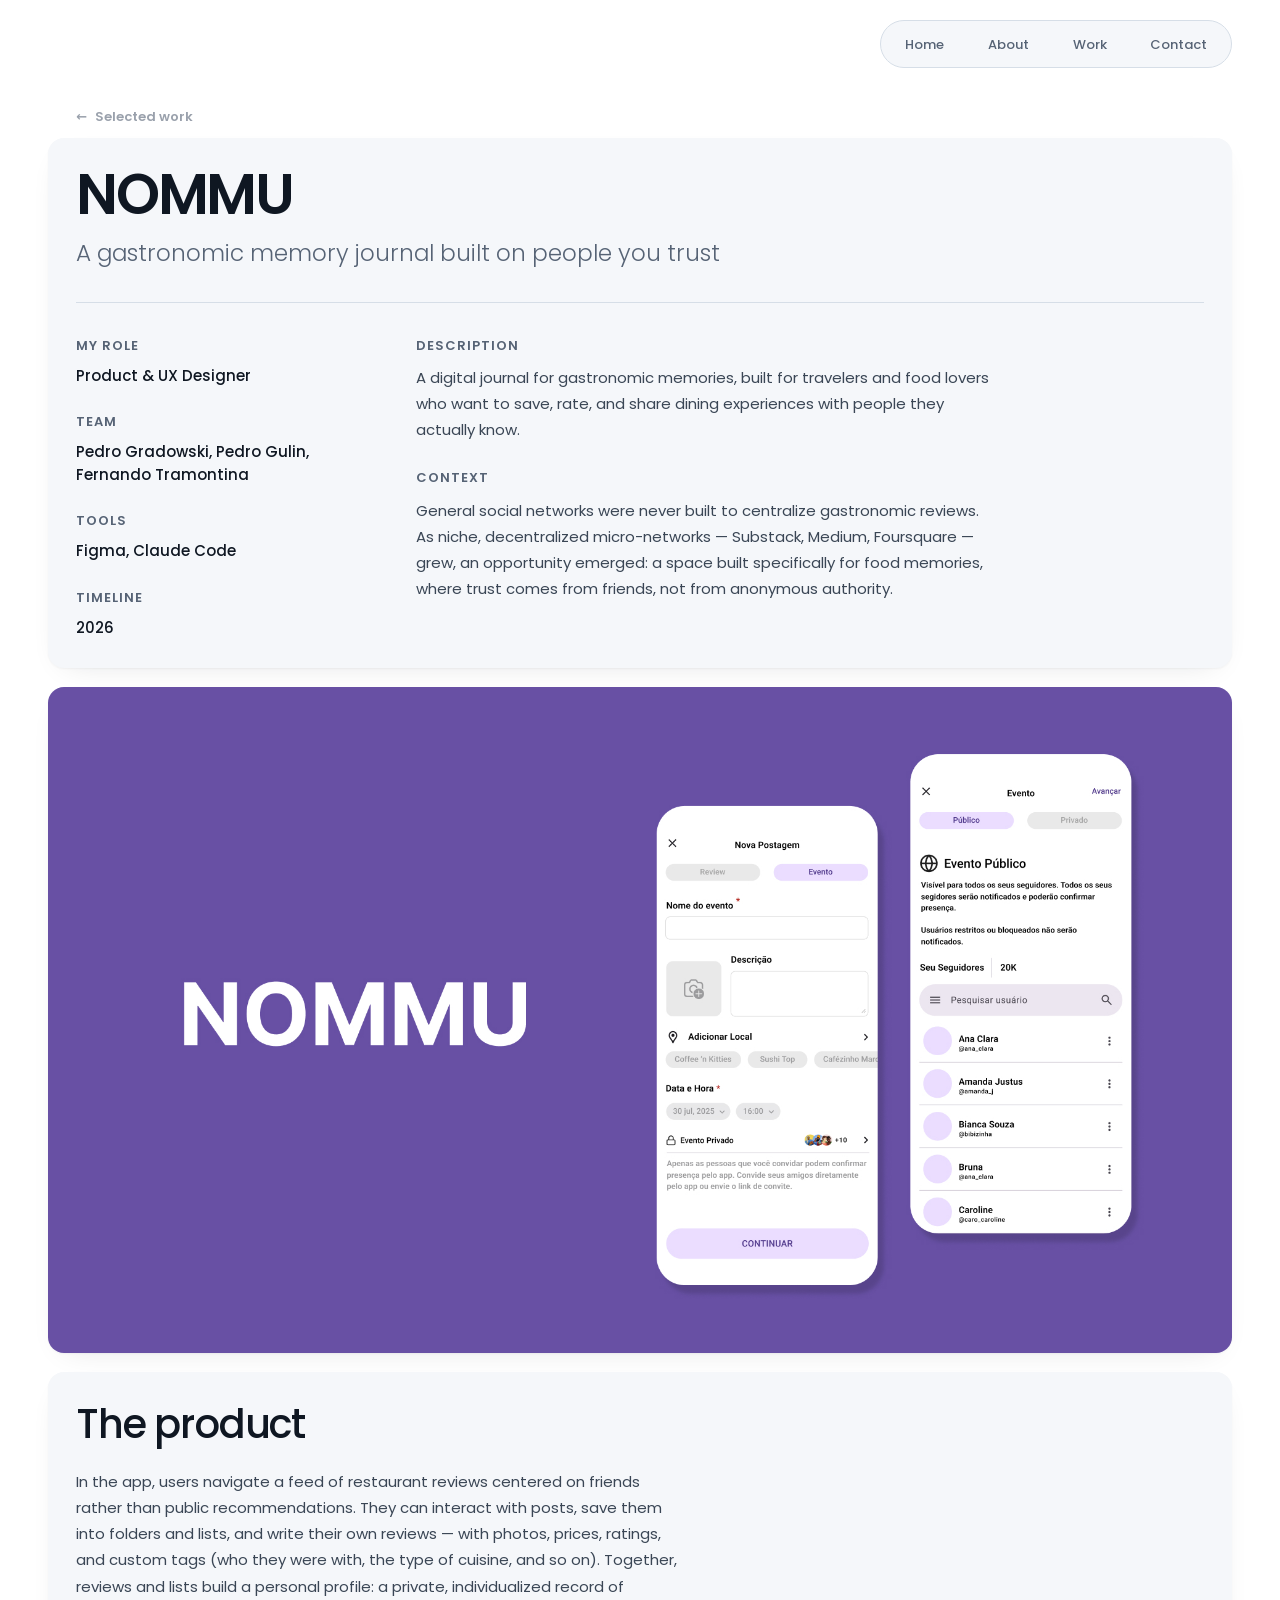
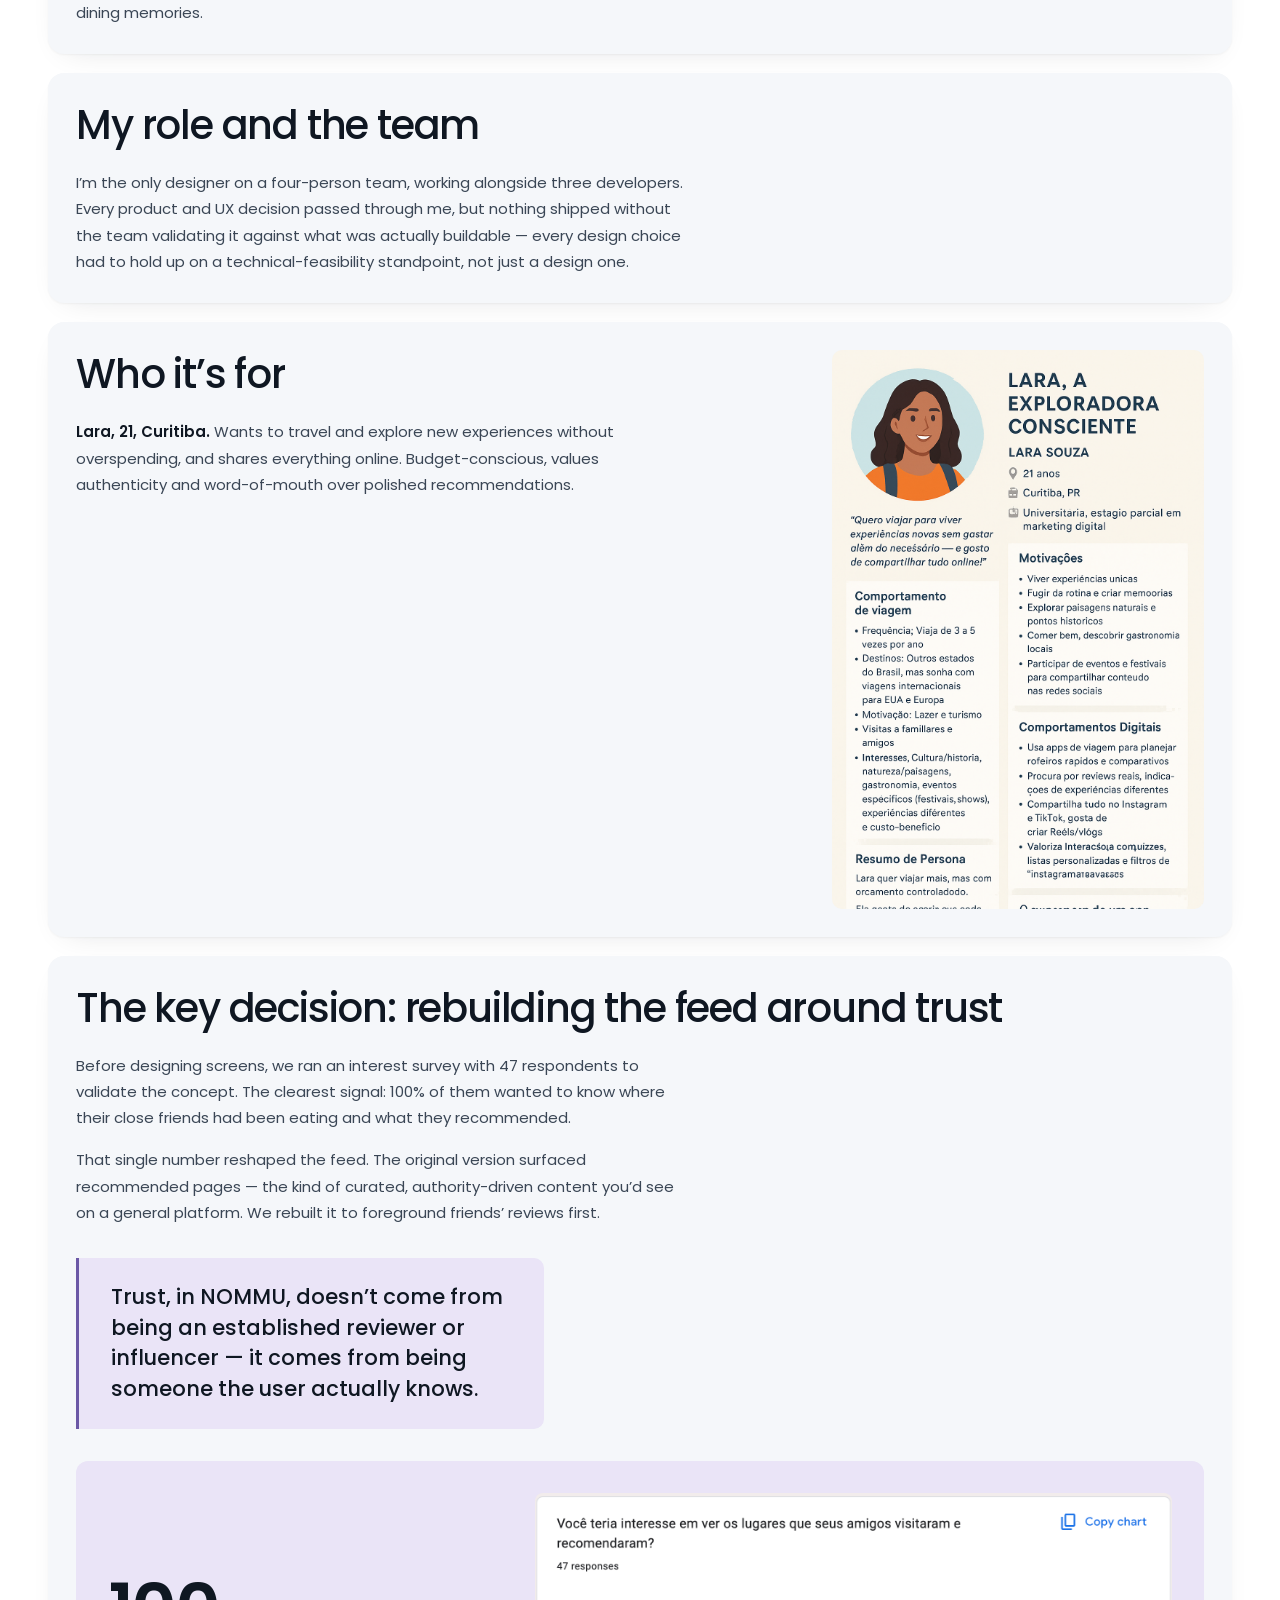
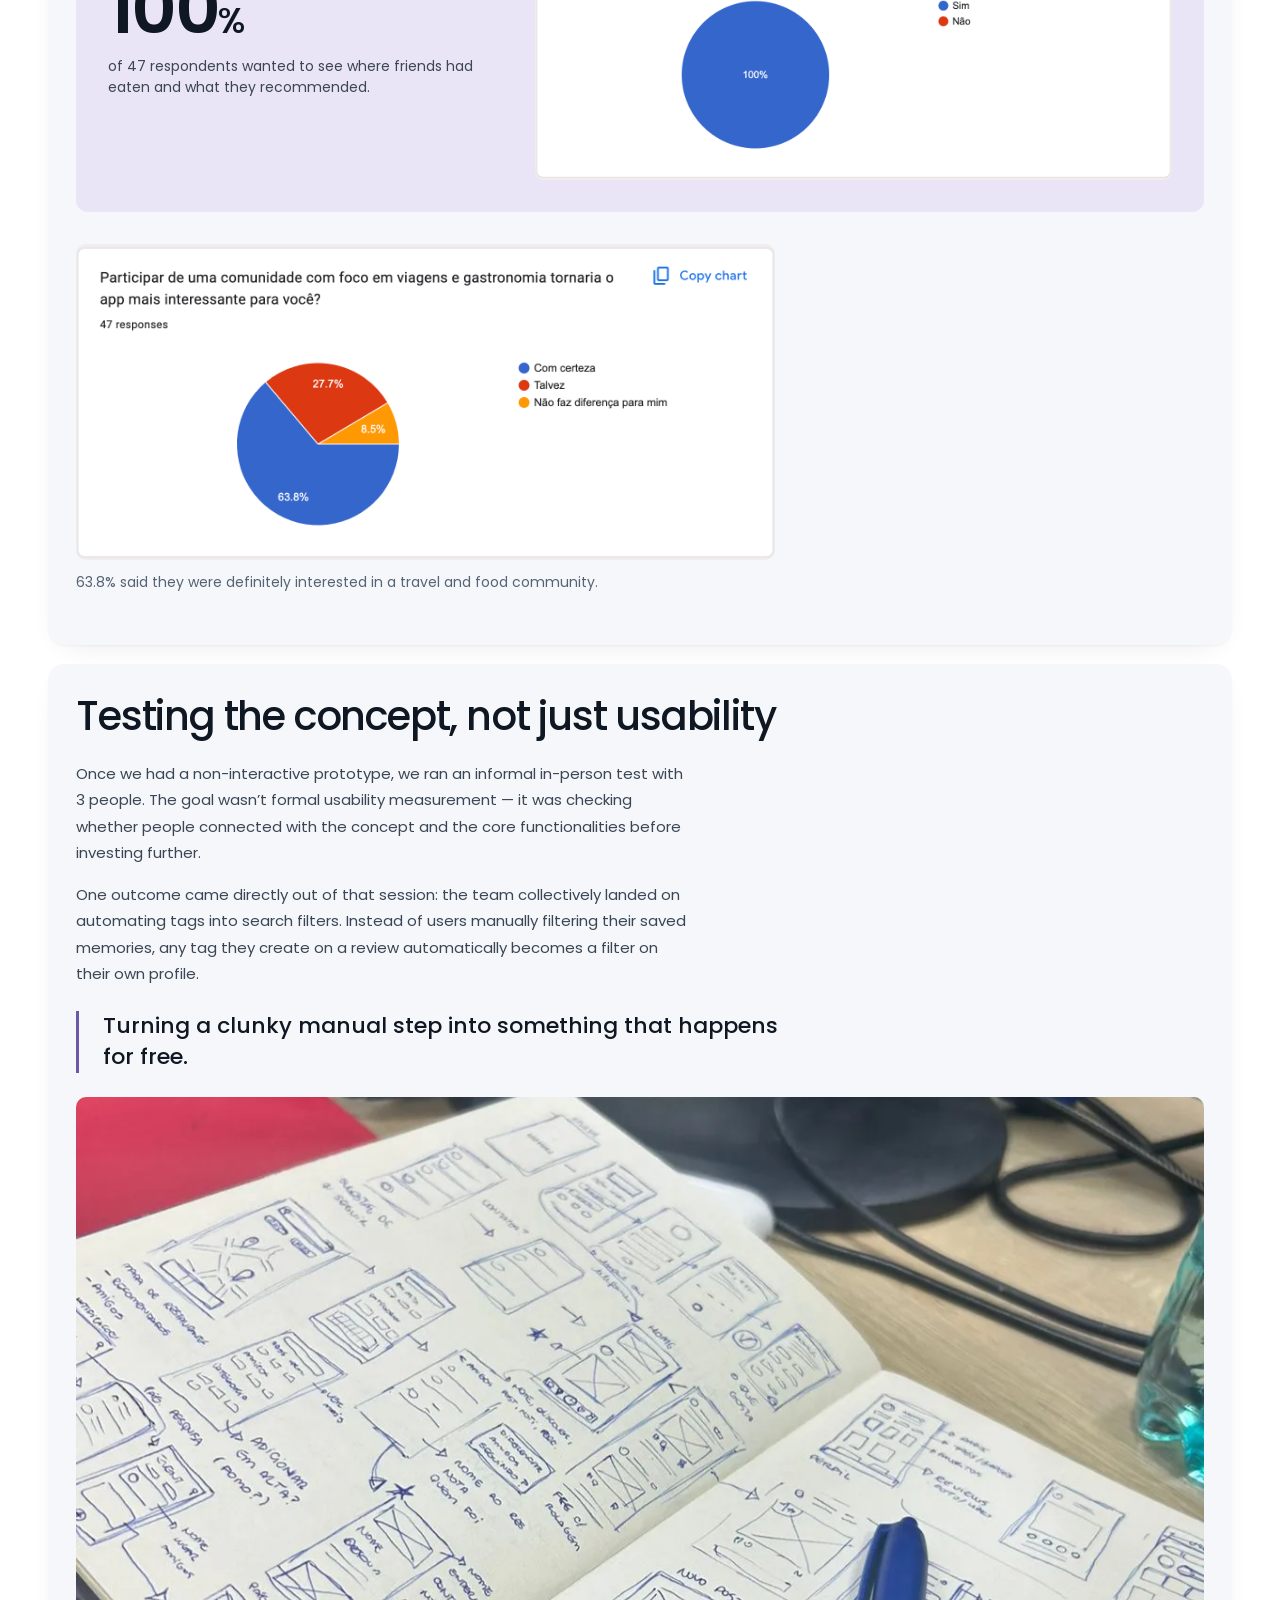
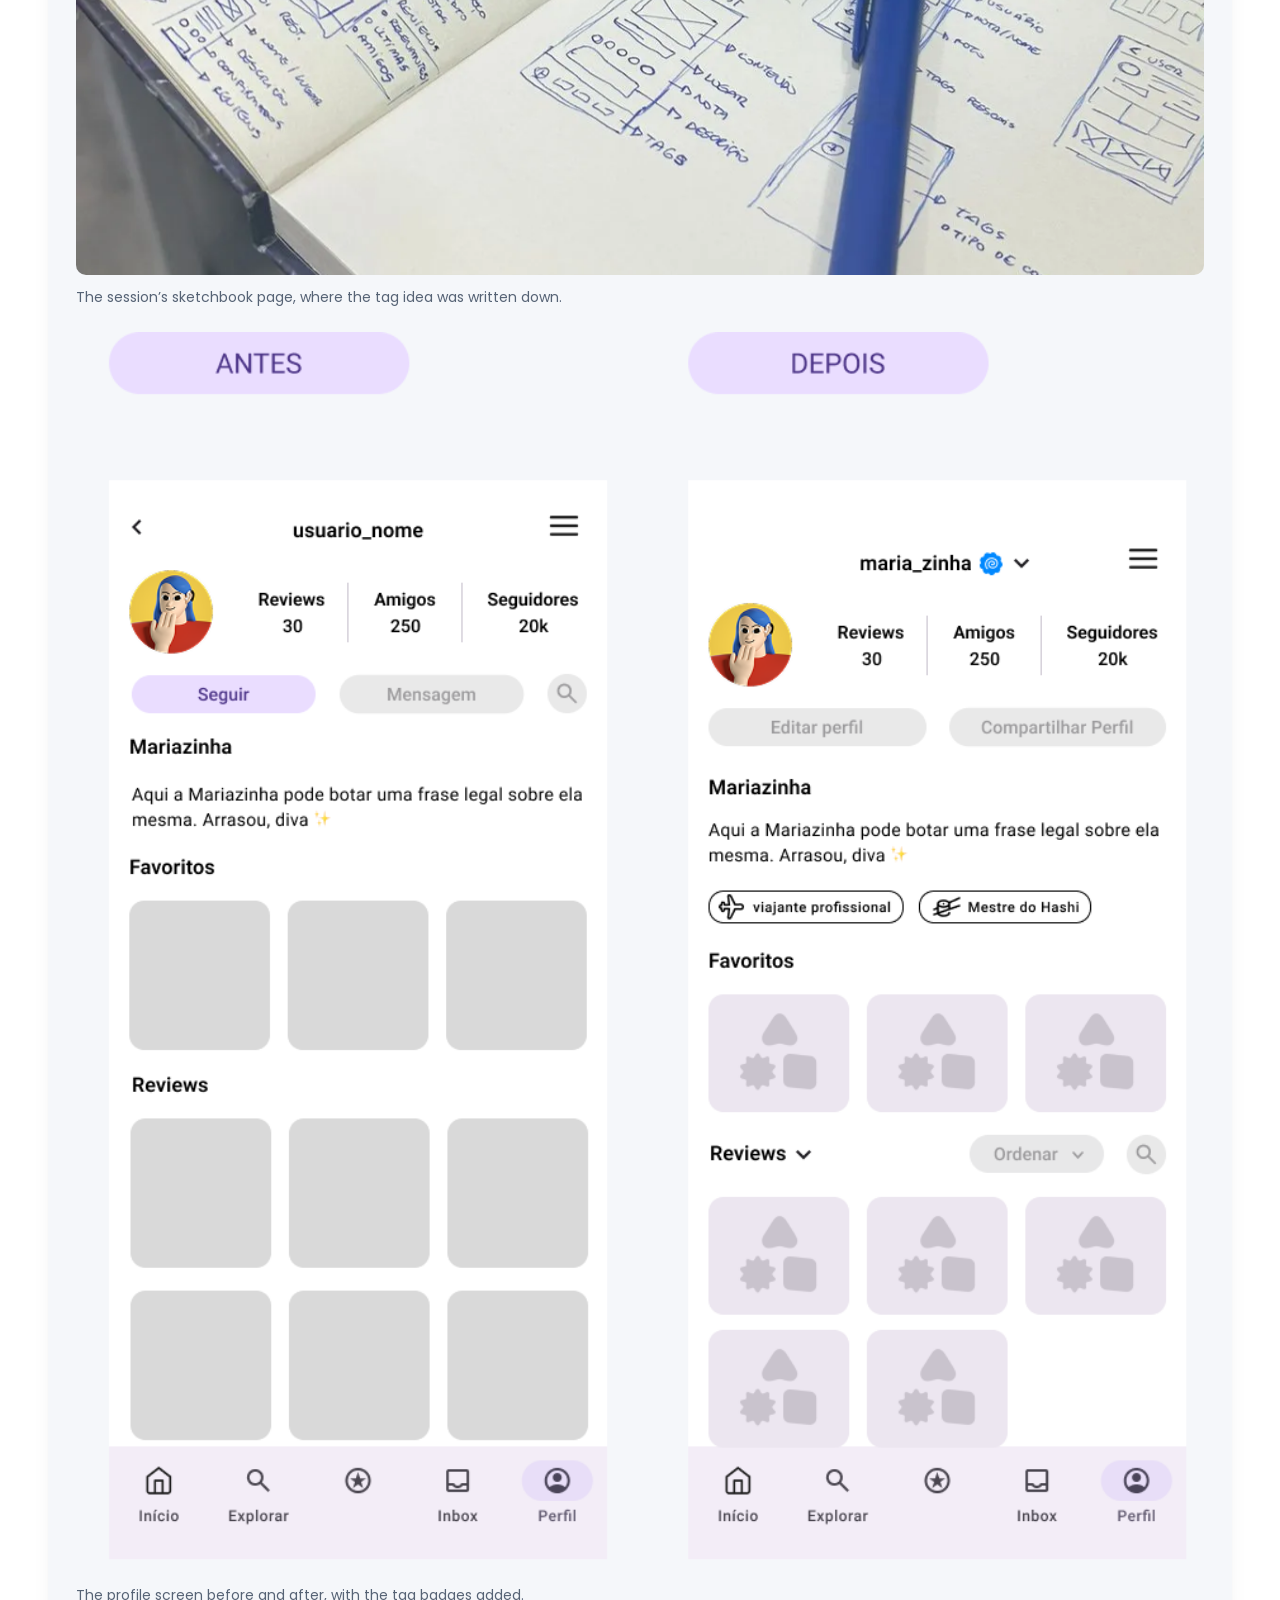
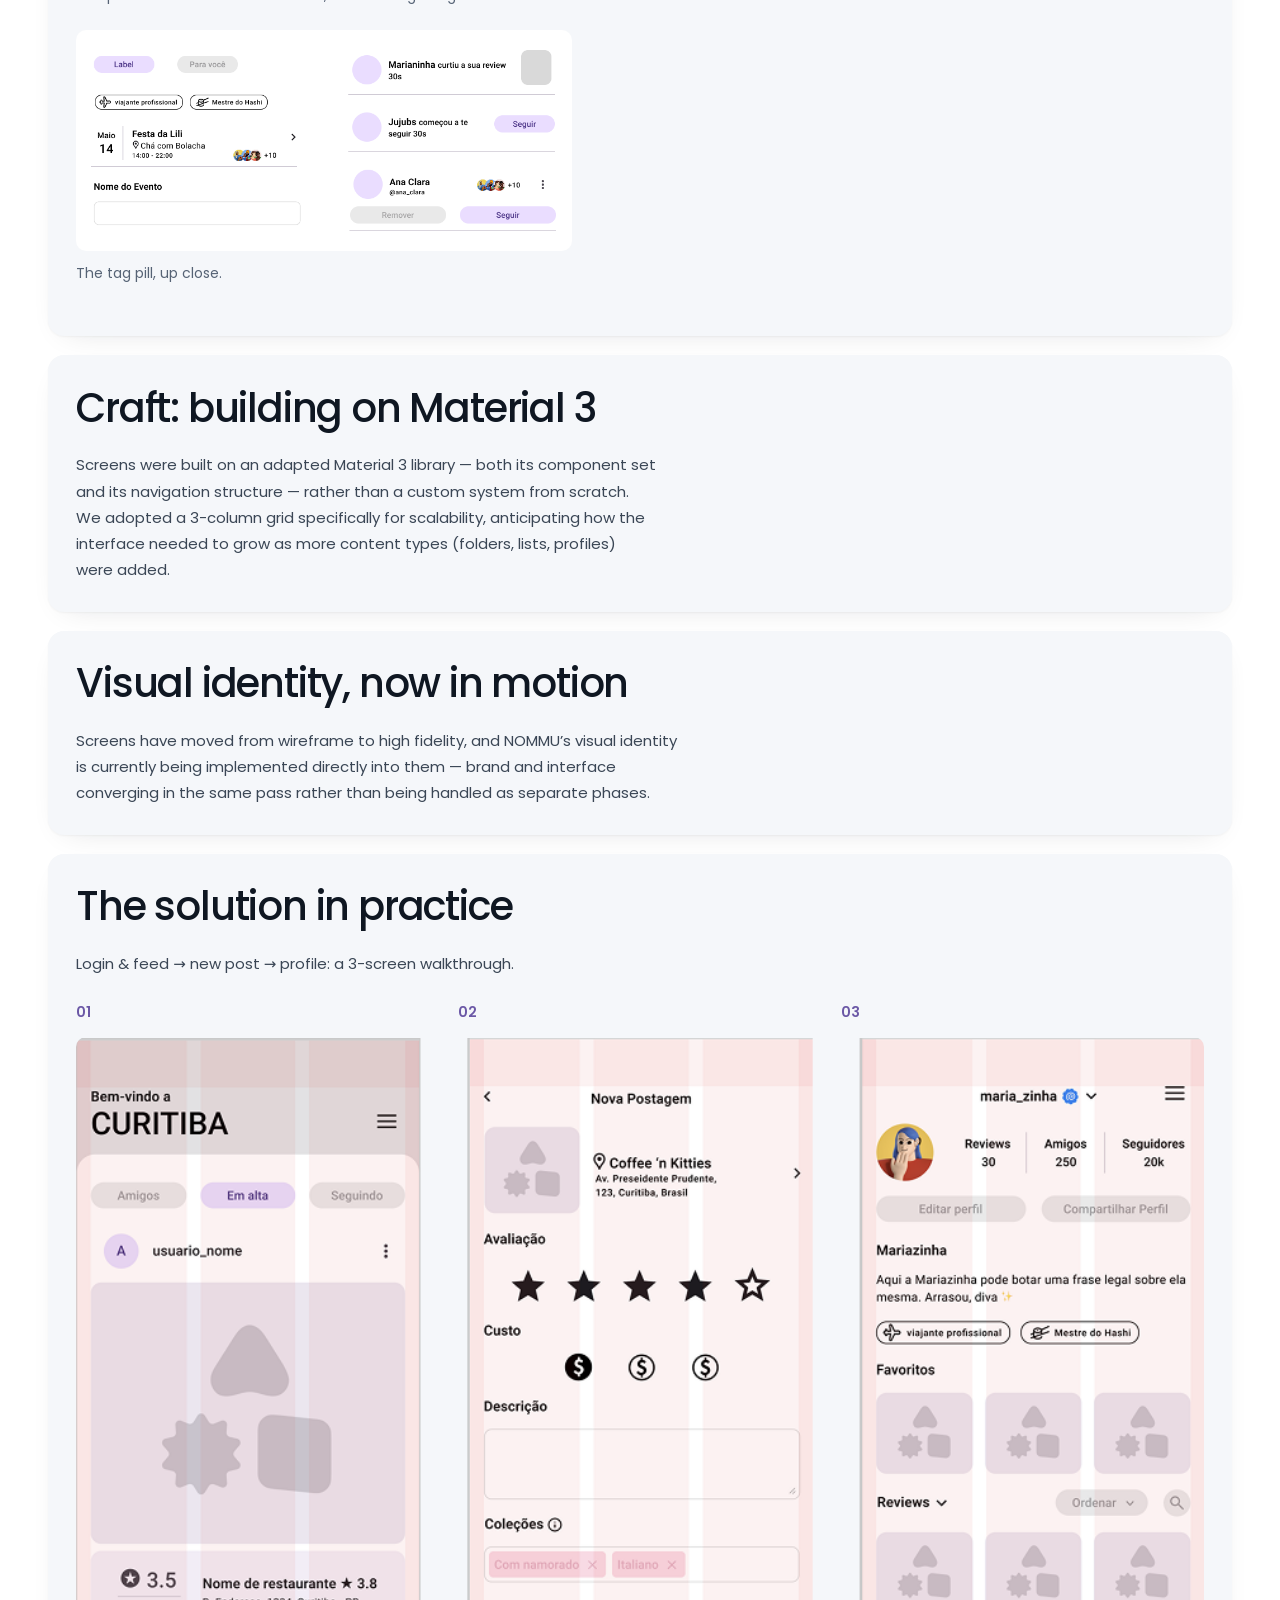
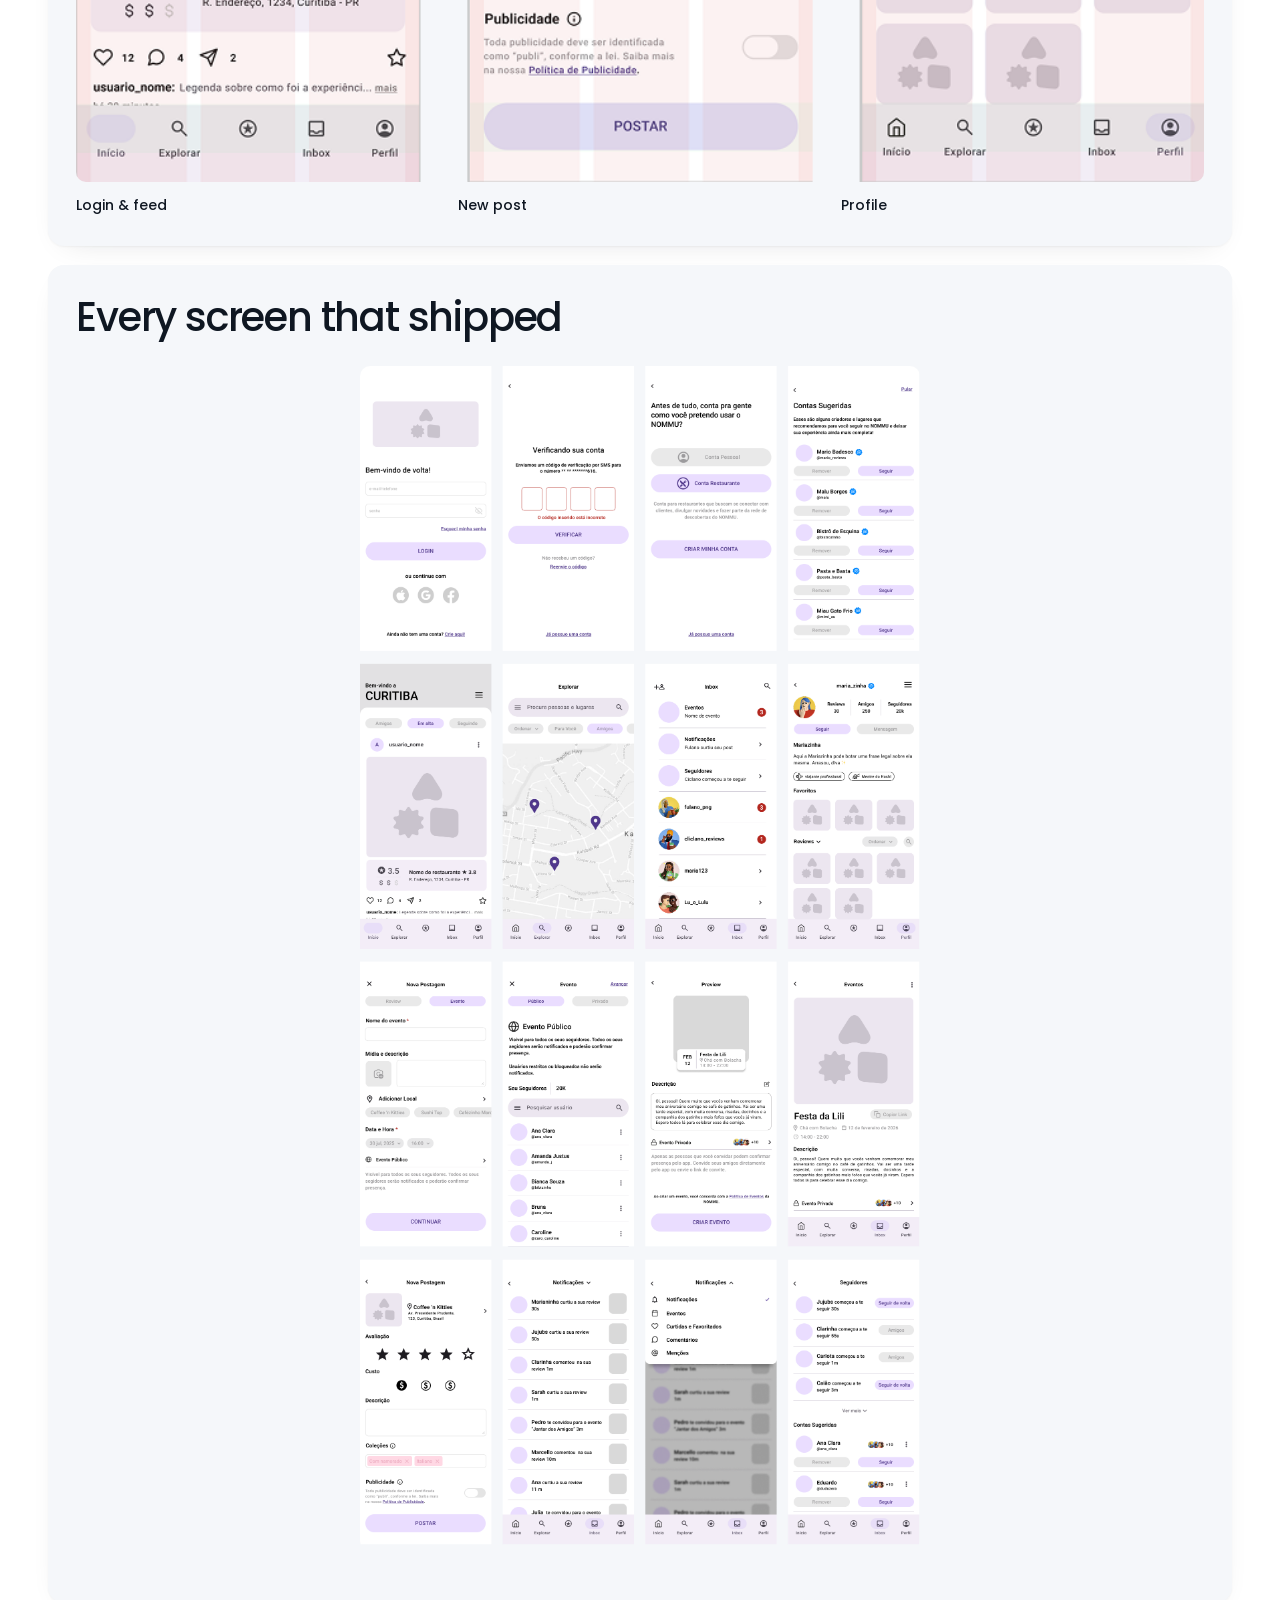
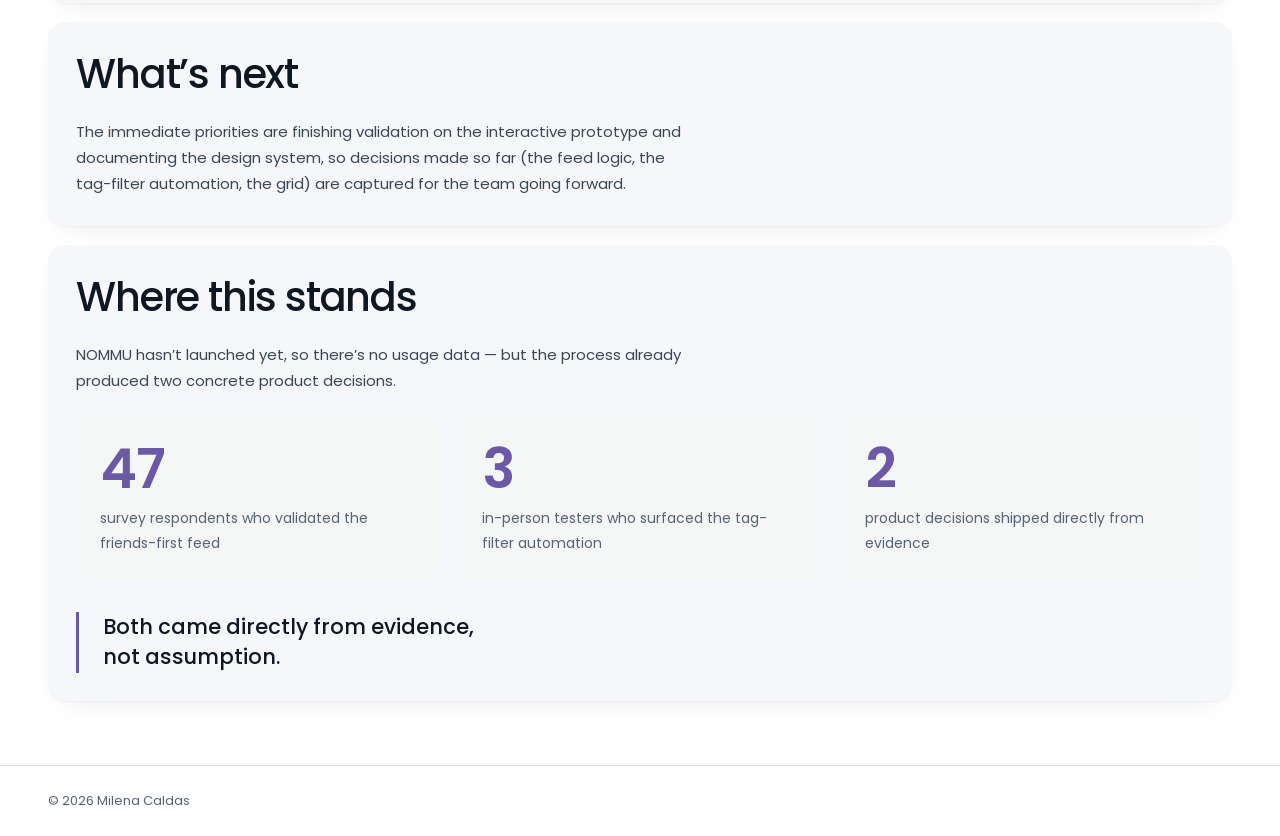
<file: case-nommu.html>
<!DOCTYPE html>
<html lang="en">
<head>
<meta charset="utf-8"/>
<meta name="viewport" content="width=device-width, initial-scale=1.0, viewport-fit=cover"/>
<title>NOMMU &mdash; Milena Caldas</title>
<meta name="description" content="NOMMU: a gastronomic memory journal built on people you trust — a feed rebuilt around friends after 47 respondents said what they wanted from it."/>
<meta name="theme-color" content="#FFFFFF"/>
<link rel="icon" type="image/png" sizes="256x256" href="assets/ui/favicon.png"/>
<link rel="icon" type="image/png" sizes="32x32" href="assets/ui/favicon-32.png"/>
<link rel="preconnect" href="https://fonts.googleapis.com"/>
<link rel="preconnect" href="https://fonts.gstatic.com" crossorigin/>
<link rel="stylesheet" href="https://fonts.googleapis.com/css2?family=Poppins:ital,wght@0,300;0,400;0,500;0,600;0,700;0,800;1,500&amp;display=swap"/>
<link rel="stylesheet" href="new-home.css?v=ludis-hint-1"/>
<link rel="stylesheet" href="case-nommu.css?v=ludis-hint-1"/>
<link rel="preload" as="image" href="assets/nommu-files/nommu.jpg" fetchpriority="high"/>
</head>
<body class="nh">

<a class="nh-skip" href="#case">Skip to content</a>

<header class="nh-header">
    <nav class="nh-nav" aria-label="Primary">
        <a href="index.html">Home</a>
        <a href="about.html">About</a>
        <a href="work.html">Work</a>
        <a aria-disabled="true">Contact</a>
    </nav>
</header>

<main id="top">

    <p class="nh-shell nh-kicker"><a class="nm-back" href="work.html"><span aria-hidden="true">&larr;</span> Selected work</a></p>

    <div class="nh-shell nm-page" id="case">

        <!-- ===============================================================
             The header every case opens on: name, line, rule, then the
             facts beside what it is. No picture in here.
        =============================================================== -->
        <header class="nh-card nh-card--content nh-casehead" style="--i: 0" aria-labelledby="nm-title">
            <h1 class="nh-casehead__name" id="nm-title">NOMMU</h1>
            <p class="nh-casehead__tagline">A gastronomic memory journal built on people you trust</p>

            <div class="nh-casehead__cols">
                <dl class="nh-casehead__meta">
                    <div><dt>My role</dt><dd>Product &amp; UX Designer</dd></div>
                    <div><dt>Team</dt><dd>Pedro Gradowski, Pedro Gulin, Fernando Tramontina</dd></div>
                    <div><dt>Tools</dt><dd>Figma, Claude Code</dd></div>
                    <div><dt>Timeline</dt><dd>2026</dd></div>
                </dl>

                <div class="nh-casehead__blocks">
                    <div>
                        <p class="nh-casehead__label">Description</p>
                        <p>A digital journal for gastronomic memories, built for travelers and food lovers who want to save, rate, and share dining experiences with people they actually know.</p>
                    </div>
                    <div>
                        <p class="nh-casehead__label">Context</p>
                        <p>General social networks were never built to centralize gastronomic reviews. As niche, decentralized micro-networks &mdash; Substack, Medium, Foursquare &mdash; grew, an opportunity emerged: a space built specifically for food memories, where trust comes from friends, not from anonymous authority.</p>
                    </div>
                </div>
            </div>
        </header>

        <!-- the hero picture, in a card of its own under the header -->
        <figure class="nh-card nh-card--content nm-card nm-figure" style="--i: 1">
            <img src="assets/nommu-files/nommu.jpg" width="1920" height="1080" decoding="async" fetchpriority="high"
                 alt="NOMMU — the app's screens shown together"/>
        </figure>

        <!-- ===============================================================
             The product
        =============================================================== -->
        <section class="nh-card nh-card--content nm-card" style="--i: 2" aria-labelledby="nm-product-title">
            <h2 class="nm-h2" id="nm-product-title">The product</h2>
            <p>In the app, users navigate a feed of restaurant reviews centered on friends rather than public recommendations. They can interact with posts, save them into folders and lists, and write their own reviews &mdash; with photos, prices, ratings, and custom tags (who they were with, the type of cuisine, and so on). Together, reviews and lists build a personal profile: a private, individualized record of dining memories.</p>
        </section>

        <!-- ===============================================================
             My role and the team
        =============================================================== -->
        <section class="nh-card nh-card--content nm-card" style="--i: 3" aria-labelledby="nm-role-title">
            <h2 class="nm-h2" id="nm-role-title">My role and the team</h2>
            <p>I&rsquo;m the only designer on a four-person team, working alongside three developers. Every product and UX decision passed through me, but nothing shipped without the team validating it against what was actually buildable &mdash; every design choice had to hold up on a technical-feasibility standpoint, not just a design one.</p>
        </section>

        <!-- ===============================================================
             Who it's for
        =============================================================== -->
        <section class="nh-card nh-card--content nm-card nm-persona" style="--i: 4" aria-labelledby="nm-who-title">
            <div class="nm-persona__copy">
                <h2 class="nm-h2" id="nm-who-title">Who it&rsquo;s for</h2>
                <p><strong>Lara, 21, Curitiba.</strong> Wants to travel and explore new experiences without overspending, and shares everything online. Budget-conscious, values authenticity and word-of-mouth over polished recommendations.</p>
            </div>
            <img class="nm-persona__sheet" src="assets/nommu-files/persona.png" width="1024" height="1536" loading="lazy" decoding="async"
                 alt="The persona sheet for Lara, 21, from Curitiba"/>
        </section>

        <!-- ===============================================================
             The key decision. The number and the chart that carries it sit
             together; the supporting chart is smaller, underneath.
        =============================================================== -->
        <section class="nh-card nh-card--content nm-card" style="--i: 5" aria-labelledby="nm-decision-title">
            <h2 class="nm-h2" id="nm-decision-title">The key decision: rebuilding the feed around trust</h2>
            <p>Before designing screens, we ran an interest survey with 47 respondents to validate the concept. The clearest signal: 100% of them wanted to know where their close friends had been eating and what they recommended.</p>
            <p>That single number reshaped the feed. The original version surfaced recommended pages &mdash; the kind of curated, authority-driven content you&rsquo;d see on a general platform. We rebuilt it to foreground friends&rsquo; reviews first.</p>

            <blockquote class="nm-quote">
                <p>Trust, in NOMMU, doesn&rsquo;t come from being an established reviewer or influencer &mdash; it comes from being someone the user actually knows.</p>
            </blockquote>

            <div class="nm-evidence">
                <p class="nm-stat">
                    <b>100<i>%</i></b>
                    <span>of 47 respondents wanted to see where friends had eaten and what they recommended.</span>
                </p>
                <figure class="nm-evidence__chart">
                    <img src="assets/nommu-files/Captura_de_Tela_2025-09-09_as_15.51.32.png" width="1546" height="698" loading="lazy" decoding="async"
                         alt="Survey result: 47 responses, 100% answered yes"/>
                </figure>
            </div>

            <figure class="nm-figure nm-figure--minor">
                <img src="assets/nommu-files/Captura_de_Tela_2025-09-09_as_15.52.17.png" width="1546" height="698" loading="lazy" decoding="async"
                     alt="Survey result: 63.8% said they were definitely interested in a travel and food community"/>
                <figcaption>63.8% said they were definitely interested in a travel and food community.</figcaption>
            </figure>
        </section>

        <!-- ===============================================================
             Testing the concept
        =============================================================== -->
        <section class="nh-card nh-card--content nm-card" style="--i: 6" aria-labelledby="nm-test-title">
            <h2 class="nm-h2" id="nm-test-title">Testing the concept, not just usability</h2>
            <p>Once we had a non-interactive prototype, we ran an informal in-person test with 3 people. The goal wasn&rsquo;t formal usability measurement &mdash; it was checking whether people connected with the concept and the core functionalities before investing further.</p>
            <p>One outcome came directly out of that session: the team collectively landed on automating tags into search filters. Instead of users manually filtering their saved memories, any tag they create on a review automatically becomes a filter on their own profile.</p>

            <p class="nm-highlight">Turning a clunky manual step into something that happens for free.</p>

            <figure class="nm-figure">
                <img src="assets/nommu-files/b9d04a5a-df78-4134-b9d3-8dca84c3d227.png" width="1200" height="828" loading="lazy" decoding="async"
                     alt="A sketchbook page from the session, with TAGS written by hand"/>
                <figcaption>The session&rsquo;s sketchbook page, where the tag idea was written down.</figcaption>
            </figure>

            <figure class="nm-figure">
                <img src="assets/nommu-files/TEEELA.png" width="890" height="980" loading="lazy" decoding="async"
                     alt="The profile screen before and after, with the tag badges added"/>
                <figcaption>The profile screen before and after, with the tag badges added.</figcaption>
            </figure>

            <figure class="nm-figure nm-figure--detail">
                <img src="assets/nommu-files/itens.png" width="867" height="386" loading="lazy" decoding="async"
                     alt="Close-up of the tag pills: viajante profissional and Mestre do Hashi"/>
                <figcaption>The tag pill, up close.</figcaption>
            </figure>
        </section>

        <!-- ===============================================================
             Craft — text only for now
        =============================================================== -->
        <section class="nh-card nh-card--content nm-card" style="--i: 7" aria-labelledby="nm-craft-title">
            <h2 class="nm-h2" id="nm-craft-title">Craft: building on Material 3</h2>
            <p>Screens were built on an adapted Material 3 library &mdash; both its component set and its navigation structure &mdash; rather than a custom system from scratch. We adopted a 3-column grid specifically for scalability, anticipating how the interface needed to grow as more content types (folders, lists, profiles) were added.</p>
        </section>

        <!-- ===============================================================
             Visual identity — text only for now
        =============================================================== -->
        <section class="nh-card nh-card--content nm-card" style="--i: 8" aria-labelledby="nm-identity-title">
            <h2 class="nm-h2" id="nm-identity-title">Visual identity, now in motion</h2>
            <p>Screens have moved from wireframe to high fidelity, and NOMMU&rsquo;s visual identity is currently being implemented directly into them &mdash; brand and interface converging in the same pass rather than being handled as separate phases.</p>
        </section>

        <!-- ===============================================================
             The solution in practice. One picture holds the three screens,
             so each frame is a window onto its own third of it.
        =============================================================== -->
        <section class="nh-card nh-card--content nm-card" style="--i: 9" aria-labelledby="nm-practice-title">
            <h2 class="nm-h2" id="nm-practice-title">The solution in practice</h2>
            <p>Login &amp; feed &rarr; new post &rarr; profile: a 3-screen walkthrough.</p>

            <ol class="nm-walk">
                <li>
                    <figure>
                        <b aria-hidden="true">01</b>
                        <span class="nm-walk__frame" style="--at: 0%" role="img" aria-label="The NOMMU feed, welcoming the user to Curitiba"></span>
                        <figcaption>Login &amp; feed</figcaption>
                    </figure>
                </li>
                <li>
                    <figure>
                        <b aria-hidden="true">02</b>
                        <span class="nm-walk__frame" style="--at: 50%" role="img" aria-label="Writing a new post: rating, cost, description and collections"></span>
                        <figcaption>New post</figcaption>
                    </figure>
                </li>
                <li>
                    <figure>
                        <b aria-hidden="true">03</b>
                        <span class="nm-walk__frame" style="--at: 100%" role="img" aria-label="A user profile, with tag badges, favourites and reviews"></span>
                        <figcaption>Profile</figcaption>
                    </figure>
                </li>
            </ol>
        </section>

        <!-- ===============================================================
             Every screen that shipped
        =============================================================== -->
        <section class="nh-card nh-card--content nm-card" style="--i: 10" aria-labelledby="nm-gallery-title">
            <h2 class="nm-h2" id="nm-gallery-title">Every screen that shipped</h2>
            <figure class="nm-figure nm-figure--gallery">
                <img src="assets/nommu-files/all2.png" width="1676" height="3545" loading="lazy" decoding="async"
                     alt="Every NOMMU screen, laid out together"/>
            </figure>
        </section>

        <!-- ===============================================================
             What's next
        =============================================================== -->
        <section class="nh-card nh-card--content nm-card" style="--i: 11" aria-labelledby="nm-next-title">
            <h2 class="nm-h2" id="nm-next-title">What&rsquo;s next</h2>
            <p>The immediate priorities are finishing validation on the interactive prototype and documenting the design system, so decisions made so far (the feed logic, the tag-filter automation, the grid) are captured for the team going forward.</p>
        </section>

        <!-- ===============================================================
             Where this stands
        =============================================================== -->
        <section class="nh-card nh-card--content nm-card" style="--i: 12" aria-labelledby="nm-stands-title">
            <h2 class="nm-h2" id="nm-stands-title">Where this stands</h2>
            <p>NOMMU hasn&rsquo;t launched yet, so there&rsquo;s no usage data &mdash; but the process already produced two concrete product decisions.</p>

            <ul class="nm-stats">
                <li><b>47</b><span>survey respondents who validated the friends-first feed</span></li>
                <li><b>3</b><span>in-person testers who surfaced the tag-filter automation</span></li>
                <li><b>2</b><span>product decisions shipped directly from evidence</span></li>
            </ul>

            <p class="nm-closing">Both came directly from evidence, not assumption.</p>
        </section>

    </div>

</main>

<footer class="nh-footer">
    <div class="nh-shell nh-footer__inner">
        <p>&copy; 2026 Milena Caldas</p>
    </div>
</footer>

<script src="scripts/new-home.js?v=ludis-hint-1"></script>
</body>
</html>
</file>
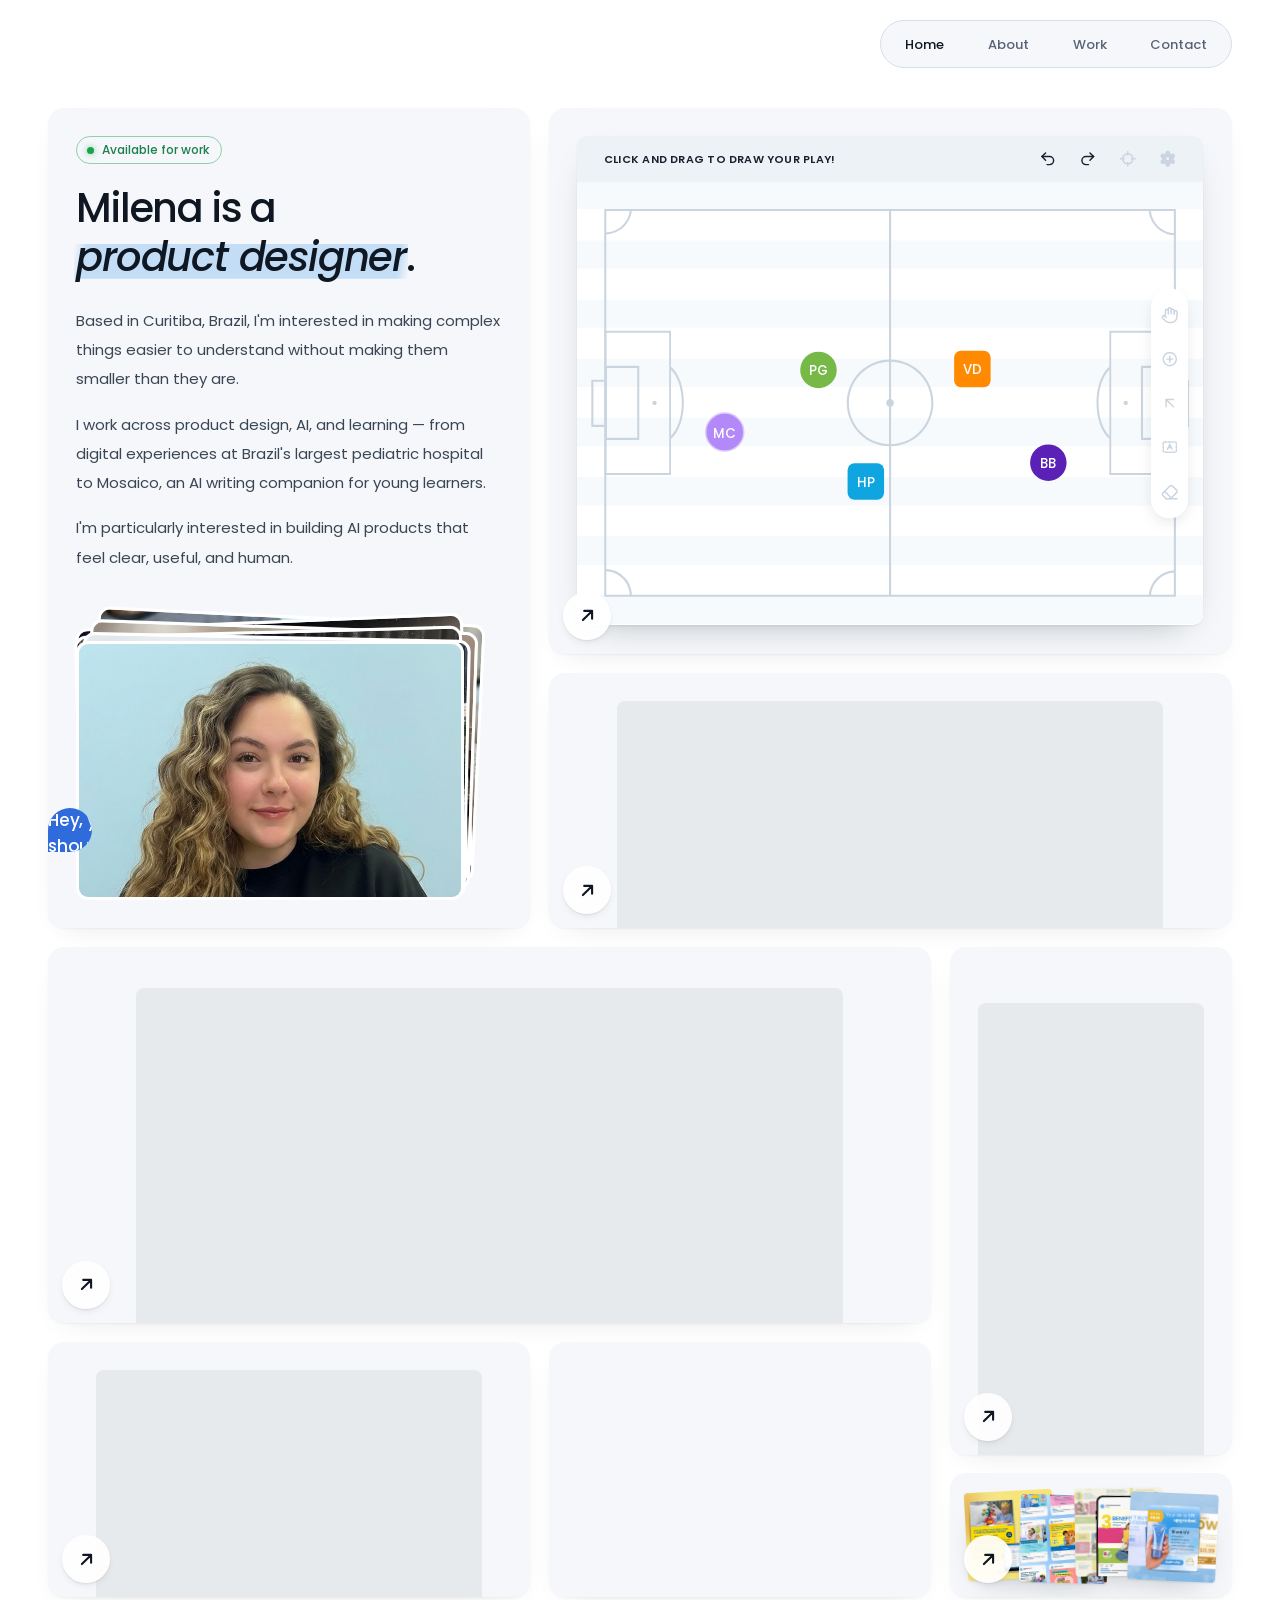
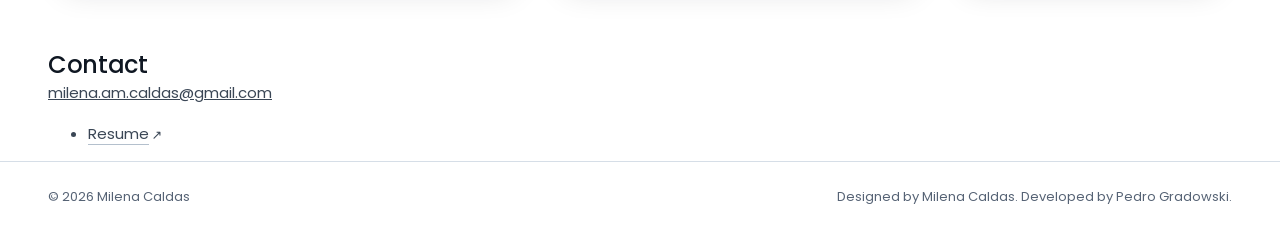
<file: new-home.html>
<!DOCTYPE html>
<html lang="en">
<head>
<meta charset="utf-8"/>
<meta name="viewport" content="width=device-width, initial-scale=1.0, viewport-fit=cover"/>
<title>Milena Caldas — Product Designer</title>
<meta name="description" content="Milena Caldas is a product designer based in Curitiba, Brazil, working across product design, AI and learning."/>
<meta name="theme-color" content="#FFFFFF"/>
<link rel="icon" type="image/png" sizes="256x256" href="assets/ui/favicon.png"/>
<link rel="icon" type="image/png" sizes="32x32" href="assets/ui/favicon-32.png"/>
<link rel="preconnect" href="https://fonts.googleapis.com"/>
<link rel="preconnect" href="https://fonts.gstatic.com" crossorigin/>
<link rel="stylesheet" href="https://fonts.googleapis.com/css2?family=Poppins:ital,wght@0,300;0,400;0,500;0,600;1,500&display=swap"/>
<!-- Self-contained: this page does not load tokens.css, components.css or
     page-style.css. Its visual language is scoped to .nh in new-home.css so
     the existing pages keep rendering exactly as they do today. -->
<link rel="stylesheet" href="new-home.css?v=bubble-12"/>
</head>
<body class="nh">

<a class="nh-skip" href="#about">Skip to content</a>

<!-- Floating navigation: a compact light pill, aligned to the right edge of the content. -->
<header class="nh-header">
    <nav class="nh-nav" aria-label="Primary">
        <a href="#top" data-nh-nav="home">Home</a>
        <a href="#about" data-nh-nav="about">About</a>
        <a href="#work" data-nh-nav="work">Work</a>
        <a href="#contact" data-nh-nav="contact">Contact</a>
    </nav>
</header>

<main id="top">

    <!-- ONE GRID for the introduction and every card.

         The introduction is a card itself, and the first item. On a wide
         screen it takes the left columns of the first row, and that row is
         exactly as tall as the introduction — the two "lead" cards beside it
         stretch to match. Every card after them flows into full-width rows,
         so there is never a reserved column or an empty area under it.

         The project cards are rendered into this element by
         scripts/new-home.js, from data/home-projects.js. -->
    <div class="nh-shell nh-grid" data-nh-grid>

        <section class="nh-card nh-card--intro nh-intro" id="about" aria-labelledby="intro-title">
            <div class="nh-intro__layout">
                <div class="nh-intro__head">
                    <p class="nh-status"><span class="nh-status__light" aria-hidden="true"></span>Available for work</p>
                    <h1 class="nh-intro__title" id="intro-title">Milena is a <mark class="nh-highlight">product designer</mark>.</h1>
                </div>

                <!-- Photo stack, under the text. Click, tap, drag or swipe the top
                     photo to send it to the back. Photos come from `introPhotos` in
                     data/home-projects.js; scripts/new-home.js renders them. -->
                <div class="nh-stack" data-nh-stack></div>

                <div class="nh-intro__body">
                    <p>Based in Curitiba, Brazil, I'm interested in making complex things easier to understand without making them smaller than they are.</p>
                    <p>I work across product design, AI, and learning — from digital experiences at Brazil's largest pediatric hospital to Mosaico, an AI writing companion for young learners.</p>
                    <p>I'm particularly interested in building AI products that feel clear, useful, and human.</p>
                </div>
            </div>
        </section>

        <h2 class="nh-visually-hidden">Selected work</h2>

    </div>

    <section class="nh-shell nh-contact" id="contact" aria-labelledby="contact-title">
        <div class="nh-contact__inner">
            <h2 class="nh-section-title" id="contact-title">Contact</h2>
            <div class="nh-contact__body">
                <a class="nh-contact__email" href="mailto:milena.am.caldas@gmail.com">milena.am.caldas@gmail.com</a>
                <ul class="nh-contact__list" data-nh-contact-links>
                    <li><a class="nh-link" href="https://drive.google.com/file/d/14kkeX-nYINI_yYW-FbwWHhMAFweyPZ78/view?usp=sharing" target="_blank" rel="noopener noreferrer">Resume<span class="nh-link__ext" aria-hidden="true">↗</span><span class="nh-visually-hidden"> (opens in a new tab)</span></a></li>
                </ul>
            </div>
        </div>
    </section>

</main>

<footer class="nh-footer">
    <div class="nh-shell nh-footer__inner">
        <p>© 2026 Milena Caldas</p>
        <p>Designed by Milena Caldas. Developed by Pedro Gradowski.</p>
    </div>
</footer>

<!-- Message bubble, bottom left. It pops in a second after the page loads, shrinks away
     once the visitor has scrolled 30% of the page, and pops back at the top. -->
<p class="nh-bubble" data-nh-bubble role="status">Hey, you should totally interact with everything. Click away!</p>

<!--
    CUSTOM CARD CONTENT

    To replace a card's screenshots with your own interface or interactive
    component, add a <template> whose data-nh-card matches the project id in
    data/home-projects.js. Its content is placed inside that card's stage,
    instead of the generated screenshots. Example:

    <template data-nh-card="mosaico">
        <div class="mosaico-demo">…</div>
    </template>

    The whole card stays clickable. Anything inside the template that needs
    its own clicks (a button, a slider, an input) should carry the class
    "nh-card__interactive" so it sits above the card's link.
-->

<!--
    LUDIS — interactive play board (card "ludis").

    A recreation of the LUDIS play-design screen: the toolbar with its
    instruction and icons, the court (assets/ludis/quadra-fundo.svg) and five
    players. Drag from a player to draw its route. The players, their colours
    and positions, and the line styles live in scripts/ludis-play.js.
    Undo and redo in the toolbar work; the other toolbar and side rail icons
    are visual only, drawn in light grey.
-->
<template data-nh-card="ludis">
    <div class="lp" data-ludis-play>
        <div class="lp__bar">
            <p class="lp__hint">Click and drag to draw your play!</p>
            <div class="lp__tools">
                <!-- undo and redo work; the other icons are visual only -->
                <button class="lp__btn" type="button" data-lp-undo aria-label="Undo last line">
                    <svg viewBox="0 0 24 24" aria-hidden="true"><path d="M9 14 4 9l5-5"/><path d="M4 9h10.5a5.5 5.5 0 0 1 0 11H11"/></svg>
                </button>
                <button class="lp__btn" type="button" data-lp-redo aria-label="Redo line">
                    <svg viewBox="0 0 24 24" aria-hidden="true"><path d="m15 14 5-5-5-5"/><path d="M20 9H9.5a5.5 5.5 0 0 0 0 11H13"/></svg>
                </button>
                <svg viewBox="0 0 24 24" aria-hidden="true"><circle cx="12" cy="12" r="7"/><path d="M12 2v5M12 17v5M2 12h5M17 12h5"/></svg>
                <svg viewBox="0 0 24 24" class="lp__gear" aria-hidden="true"><path d="M12.22 2h-.44a2 2 0 0 0-2 2v.18a2 2 0 0 1-1 1.73l-.43.25a2 2 0 0 1-2 0l-.15-.08a2 2 0 0 0-2.73.73l-.22.38a2 2 0 0 0 .73 2.73l.15.1a2 2 0 0 1 1 1.72v.51a2 2 0 0 1-1 1.74l-.15.09a2 2 0 0 0-.73 2.73l.22.38a2 2 0 0 0 2.73.73l.15-.08a2 2 0 0 1 2 0l.43.25a2 2 0 0 1 1 1.73V20a2 2 0 0 0 2 2h.44a2 2 0 0 0 2-2v-.18a2 2 0 0 1 1-1.73l.43-.25a2 2 0 0 1 2 0l.15.08a2 2 0 0 0 2.73-.73l.22-.39a2 2 0 0 0-.73-2.73l-.15-.08a2 2 0 0 1-1-1.74v-.5a2 2 0 0 1 1-1.74l.15-.09a2 2 0 0 0 .73-2.73l-.22-.38a2 2 0 0 0-2.73-.73l-.15.08a2 2 0 0 1-2 0l-.43-.25a2 2 0 0 1-1-1.73V4a2 2 0 0 0-2-2z"/><circle cx="12" cy="12" r="3"/></svg>
            </div>
        </div>
        <div class="lp__field">
            <div class="lp__court">
                <img class="lp__pitch" src="assets/ludis/quadra-fundo.svg" alt="" draggable="false"/>
                <svg class="lp__board" viewBox="0 0 635 449" role="img" aria-label="LUDIS play board with five players. Drag from a player to draw its route.">
                    <g class="lp__lines"></g>
                    <g class="lp__players"></g>
                </svg>
            </div>
            <div class="lp__rail" aria-hidden="true">
                <svg viewBox="0 0 24 24"><path d="M18 11V6a2 2 0 0 0-4 0"/><path d="M14 10V4a2 2 0 0 0-4 0v2"/><path d="M10 10.5V6a2 2 0 0 0-4 0v8"/><path d="M18 8a2 2 0 1 1 4 0v6a8 8 0 0 1-8 8h-2c-2.8 0-4.5-.86-6-2.34l-3.6-3.6a2 2 0 0 1 2.83-2.82L7 15"/></svg>
                <svg viewBox="0 0 24 24"><circle cx="12" cy="12" r="9"/><path d="M8 12h8M12 8v8"/></svg>
                <svg viewBox="0 0 24 24"><path d="M7 17V7h10"/><path d="M17 17 7 7"/></svg>
                <svg viewBox="0 0 24 24"><rect x="3" y="5" width="18" height="14" rx="2" stroke-dasharray="3 2"/><path d="m9 15 3-7 3 7M10.2 12.4h3.6"/></svg>
                <svg viewBox="0 0 24 24"><path d="m7 21-4.3-4.3a2.4 2.4 0 0 1 0-3.4l9.6-9.6a2.4 2.4 0 0 1 3.4 0l5.6 5.6a2.4 2.4 0 0 1 0 3.4L13 21"/><path d="M22 21H7M5 11l9 9"/></svg>
            </div>
        </div>
    </div>
</template>

<script src="data/home-projects.js?v=bubble-12"></script>
<script src="scripts/new-home.js?v=bubble-12"></script>
<script src="scripts/ludis-play.js"></script>
</body>
</html>
</file>
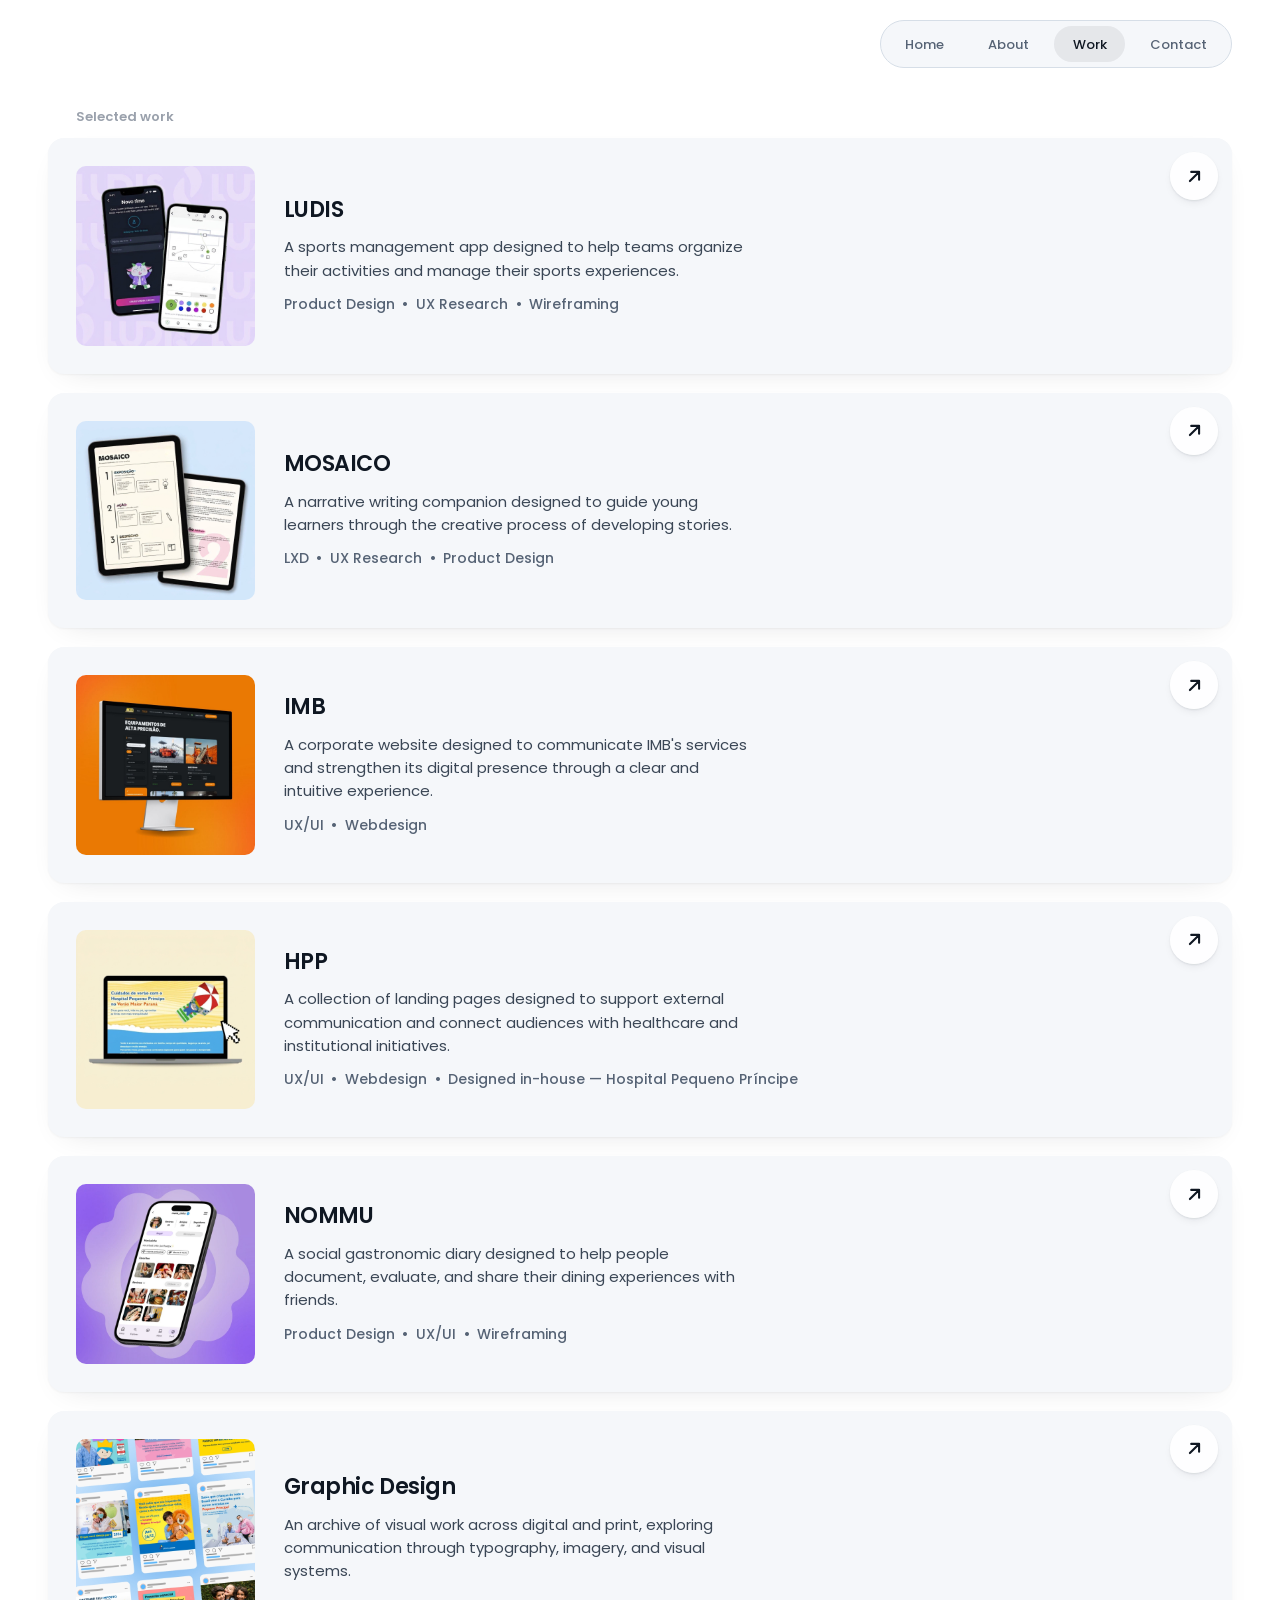
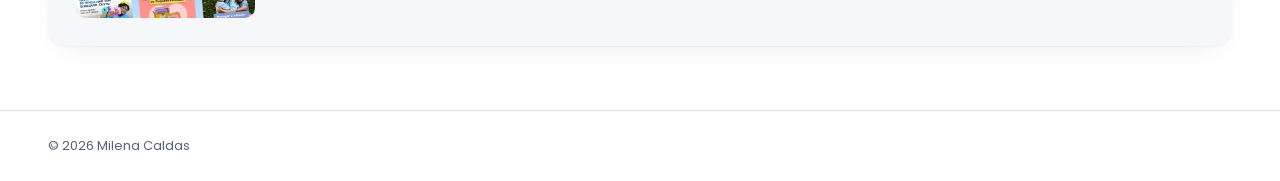
<file: work.html>
<!DOCTYPE html>
<html lang="en">
<head>
<meta charset="utf-8"/>
<meta name="viewport" content="width=device-width, initial-scale=1.0, viewport-fit=cover"/>
<title>Work &mdash; Milena Caldas</title>
<meta name="description" content="The projects Milena Caldas has designed — product design, learning experience design and interface work, with what each one was."/>
<meta name="theme-color" content="#FFFFFF"/>
<link rel="icon" type="image/png" sizes="256x256" href="assets/ui/favicon.png"/>
<link rel="icon" type="image/png" sizes="32x32" href="assets/ui/favicon-32.png"/>
<link rel="preconnect" href="https://fonts.googleapis.com"/>
<link rel="preconnect" href="https://fonts.gstatic.com" crossorigin/>
<link rel="stylesheet" href="https://fonts.googleapis.com/css2?family=Poppins:ital,wght@0,300;0,400;0,500;0,600;0,700;0,800;1,500&amp;display=swap"/>
<!-- Same visual language as the home page: new-home.css carries the tokens,
     the navigation, the card surface, the pill the tags are made of and the
     arrow in a card's corner. work.css only lays out this page's list.
     Neither file is changed by this page. -->
<link rel="stylesheet" href="new-home.css?v=ludis-hint-1"/>
<link rel="stylesheet" href="work.css?v=ludis-hint-1"/>
<!-- This page is a desktop composition: a photograph and what there is to say
     abreast, at the width the rest of the site keeps. On a phone that list is
     not here — it is the foot of the home, under the introduction — so a phone
     that arrives here is sent to it. Before anything is drawn, and in place of
     this entry in the history, so Back still goes where it came from. -->
<script>
if (window.matchMedia("(max-width: 719.98px)").matches) {
    location.replace("index.html#work");
}
</script>
</head>
<body class="nh">

<a class="nh-skip" href="#work">Skip to content</a>

<!-- The same bar as the home page's, saying which page this is: Work stays
     lit here, and Contact, which has no page yet, keeps its place without
     leading anywhere. -->
<header class="nh-header">
    <nav class="nh-nav" aria-label="Primary">
        <a href="index.html">Home</a>
        <a href="about.html">About</a>
        <a href="work.html" aria-current="page">Work<span class="nh-nav__pill" aria-hidden="true"></span></a>
        <a aria-disabled="true">Contact</a>
    </nav>
</header>

<main id="top">

    <h1 class="nh-visually-hidden">Work</h1>

    <!-- A line over the list, at its left edge: what the page is. -->
    <p class="nh-shell nh-kicker">Selected work</p>

    <!-- One card per project, lying on its side: the square where the
         photograph will go, what the project is, and the tags. The arrow in
         the top corner fills in while the pointer is anywhere on the card.

         None of the five leads anywhere yet: no case page exists to lead to.
         Each card is already the link, so a project gets one by putting the
         page's name in its href and dropping role and aria-disabled. -->
    <div class="nh-shell wk-list" id="work">

        <article class="nh-card nh-card--content wk-card" data-project="ludis" style="--i: 0" aria-labelledby="wk-ludis">

            <div class="wk-card__shot">
                <img src="assets/capas-work/capa-ludis.jpeg" alt="" width="1024" height="1024"
                     fetchpriority="high" decoding="async"/>
                <span class="wk-card__shot-name">LUDIS</span>
            </div>

            <div class="wk-card__text">
                <h2 class="wk-card__name" id="wk-ludis">LUDIS</h2>
                <p class="wk-card__desc">A sports management app designed to help teams organize their activities and manage their sports experiences.</p>
                <ul class="wk-card__tags nh-termlist">
                <li data-tag="product-design">Product Design</li>
                <li data-tag="ux-research">UX Research</li>
                <li data-tag="wireframing">Wireframing</li>
                </ul>
            </div>

            <a class="nh-card__link" href="case-ludis.html" aria-label="Open LUDIS"><span class="nh-card__arrow"><svg viewBox="0 0 16 16" fill="none" stroke="currentColor" stroke-width="1.6" stroke-linecap="round" stroke-linejoin="round" aria-hidden="true" focusable="false"><path d="M4.5 11.5 11.5 4.5M5.5 4.5h6v6"/></svg></span></a>

        </article>

        <article class="nh-card nh-card--content wk-card" data-project="mosaico" style="--i: 1" aria-labelledby="wk-mosaico">

            <div class="wk-card__shot">
                <img src="assets/capas-work/capa-mosaico.jpeg" alt="" width="1024" height="1024"
                     loading="lazy" fetchpriority="low" decoding="async"/>
                <span class="wk-card__shot-name">MOSAICO</span>
            </div>

            <div class="wk-card__text">
                <h2 class="wk-card__name" id="wk-mosaico">MOSAICO</h2>
                <p class="wk-card__desc">A narrative writing companion designed to guide young learners through the creative process of developing stories.</p>
                <ul class="wk-card__tags nh-termlist">
                <li data-tag="lxd">LXD</li>
                <li data-tag="ux-research">UX Research</li>
                <li data-tag="product-design">Product Design</li>
                </ul>
            </div>

            <a class="nh-card__link" href="case-mosaico.html" aria-label="Open MOSAICO"><span class="nh-card__arrow"><svg viewBox="0 0 16 16" fill="none" stroke="currentColor" stroke-width="1.6" stroke-linecap="round" stroke-linejoin="round" aria-hidden="true" focusable="false"><path d="M4.5 11.5 11.5 4.5M5.5 4.5h6v6"/></svg></span></a>

        </article>

        <article class="nh-card nh-card--content wk-card" data-project="imb" style="--i: 2" aria-labelledby="wk-imb">

            <div class="wk-card__shot">
                <img src="assets/capas-work/capa-imb.jpg" alt="" width="1080" height="1080"
                     loading="lazy" fetchpriority="low" decoding="async"/>
                <span class="wk-card__shot-name">IMB</span>
            </div>

            <div class="wk-card__text">
                <h2 class="wk-card__name" id="wk-imb">IMB</h2>
                <p class="wk-card__desc">A corporate website designed to communicate IMB&#39;s services and strengthen its digital presence through a clear and intuitive experience.</p>
                <ul class="wk-card__tags nh-termlist">
                <li data-tag="ux-ui">UX/UI</li>
                <li data-tag="webdesign">Webdesign</li>
                </ul>
            </div>

            <a class="nh-card__link" href="case-imb.html" aria-label="Open IMB"><span class="nh-card__arrow"><svg viewBox="0 0 16 16" fill="none" stroke="currentColor" stroke-width="1.6" stroke-linecap="round" stroke-linejoin="round" aria-hidden="true" focusable="false"><path d="M4.5 11.5 11.5 4.5M5.5 4.5h6v6"/></svg></span></a>

        </article>

        <article class="nh-card nh-card--content wk-card" data-project="hpp" style="--i: 3" aria-labelledby="wk-hpp">

            <div class="wk-card__shot">
                <img src="assets/capas-work/capa-hpp.jpeg" alt="" width="1024" height="1024"
                     loading="lazy" fetchpriority="low" decoding="async"/>
                <span class="wk-card__shot-name">HPP</span>
            </div>

            <div class="wk-card__text">
                <h2 class="wk-card__name" id="wk-hpp">HPP</h2>
                <p class="wk-card__desc">A collection of landing pages designed to support external communication and connect audiences with healthcare and institutional initiatives.</p>
                <ul class="wk-card__tags nh-termlist">
                <li data-tag="ux-ui">UX/UI</li>
                <li data-tag="webdesign">Webdesign</li>
                <li data-tag="in-house">Designed in-house &mdash; Hospital Pequeno Pr&iacute;ncipe</li>
                </ul>
            </div>

            <a class="nh-card__link" href="case-hpp.html" aria-label="Open HPP"><span class="nh-card__arrow"><svg viewBox="0 0 16 16" fill="none" stroke="currentColor" stroke-width="1.6" stroke-linecap="round" stroke-linejoin="round" aria-hidden="true" focusable="false"><path d="M4.5 11.5 11.5 4.5M5.5 4.5h6v6"/></svg></span></a>

        </article>

        <article class="nh-card nh-card--content wk-card" data-project="nommu" style="--i: 4" aria-labelledby="wk-nommu">

            <div class="wk-card__shot">
                <img src="assets/capas-work/capa-nommu.jpg" alt="" width="1080" height="1080"
                     loading="lazy" fetchpriority="low" decoding="async"/>
                <span class="wk-card__shot-name">NOMMU</span>
            </div>

            <div class="wk-card__text">
                <h2 class="wk-card__name" id="wk-nommu">NOMMU</h2>
                <p class="wk-card__desc">A social gastronomic diary designed to help people document, evaluate, and share their dining experiences with friends.</p>
                <ul class="wk-card__tags nh-termlist">
                <li data-tag="product-design">Product Design</li>
                <li data-tag="ux-ui">UX/UI</li>
                <li data-tag="wireframing">Wireframing</li>
                </ul>
            </div>

            <a class="nh-card__link" href="case-nommu.html" aria-label="Open NOMMU"><span class="nh-card__arrow"><svg viewBox="0 0 16 16" fill="none" stroke="currentColor" stroke-width="1.6" stroke-linecap="round" stroke-linejoin="round" aria-hidden="true" focusable="false"><path d="M4.5 11.5 11.5 4.5M5.5 4.5h6v6"/></svg></span></a>

        </article>

        <!-- The archive, which is not a project and so carries no disciplines.
             Its line is the one the home's card says under its arrow. -->
        <article class="nh-card nh-card--content wk-card" data-project="graphic-design" style="--i: 5" aria-labelledby="wk-graphic-design">

            <div class="wk-card__shot">
                <img src="assets/capas-work/capa-graphic-design.jpg" alt="" width="1080" height="1080"
                     loading="lazy" fetchpriority="low" decoding="async"/>
                <span class="wk-card__shot-name">Graphic Design</span>
            </div>

            <div class="wk-card__text">
                <h2 class="wk-card__name" id="wk-graphic-design">Graphic Design</h2>
                <p class="wk-card__desc">An archive of visual work across digital and print, exploring communication through typography, imagery, and visual systems.</p>
            </div>

            <a class="nh-card__link" role="link" aria-label="Open Graphic Design" aria-disabled="true"><span class="nh-card__arrow"><svg viewBox="0 0 16 16" fill="none" stroke="currentColor" stroke-width="1.6" stroke-linecap="round" stroke-linejoin="round" aria-hidden="true" focusable="false"><path d="M4.5 11.5 11.5 4.5M5.5 4.5h6v6"/></svg></span></a>

        </article>

    </div>

</main>

<footer class="nh-footer">
    <div class="nh-shell nh-footer__inner">
        <p>&copy; 2026 Milena Caldas</p>
    </div>
</footer>

<!-- Only the navigation's own script is wanted here: everything else
     new-home.js sets up is keyed to markup this page does not carry, so it
     does nothing. The home's veil and the line under a card come from
     scripts/card-brief.js, which is deliberately not loaded. -->
<script src="scripts/new-home.js?v=ludis-hint-1"></script>
</body>
</html>
</file>
<file: new-home.css>
/* ===========================================================================
   new-home.css — the new home page

   Self-contained on purpose. The rest of the site still runs on tokens.css /
   components.css / page-style.css; this page is the first piece of the
   calmer, product-led language, so its tokens live here, scoped to .nh,
   until the direction is approved and they can replace the old ones.

   Contents
     1. Tokens
     2. Base
     3. Header and navigation
     4. The grid — introduction and cards in one composition
     5. Introduction and availability tag
     6. Card — surface, stage, link, arrow
     7. Stage frames (canvas, phones, browser, stack, prints)
     8. Graphic design card (the card with text)
     9. Contact and footer
    10. Expand-to-page transition
    11. Responsive
    12. Reduced motion
=========================================================================== */


/* ===========================================================================
   1. TOKENS
=========================================================================== */

.nh {
    /* Canvas and cards — the page is white and the cards are the light
       blue-grey (the two roles were swapped from the earlier version). Cards
       float on a soft shadow; nothing is outlined. */
    --nh-canvas:        #FFFFFF;
    --nh-card:          #F5F7FA;   /* a very light cool grey — tonal against white */

    /* The wash a card takes while it is hovered: the same light grey with the
       project's own colour run through it, never enough to read as a colour
       field. A card names its own with --nh-wash; one that names none keeps
       its surface. */
    --nh-wash-blue:     #E2EDFA;   /* graphic design, water under the prints */
    --nh-wash-purple:   #EAE4F7;   /* NOMMU */
    --nh-wash-sand:     #FAF1D9;   /* the hospital's landing pages */
    --nh-wash-violet:   #E4DBFA;   /* LUDIS, off the violet its own players wear */
    --nh-wash-amber:    #FCEDE0;   /* the IMB comparison, from its own orange */
    --nh-wash-green:    #D7EEE3;   /* the playlist on About, off the service's green */

    /* The three colours a pill comes in. Outline only: the ink is the text and
       the line is that ink at 45 per cent, so a tag never carries a fill. They
       are used by the hospital's credit on the home, by the same credit in the
       phone's list of projects, and by the tags on a case page. Green is the
       availability pill's, further down. */
    --nh-tag-pink:      #B42E6E;
    --nh-tag-pink-line: rgba(180, 46, 110, 0.45);
    --nh-tag-blue:      #1560A8;   /* the hospital's own blue */
    --nh-tag-blue-line: rgba(21, 96, 168, 0.45);

    /* The highlighter stroke behind "product designer" */
    --nh-highlight:     rgba(126, 186, 240, 0.42);

    /* What marks something out inside a diagram — the end of a flow, the step
       that replaced another, the number of a phase. Ink is the primary
       button's colour, so a filled black box reads as something to click, and
       nothing in a diagram is clickable.

       Two of them, because a wash cannot carry text: --nh-mark is the fill,
       --nh-mark-ink the line or numeral at the same hue. A case page sets its
       own pair from its project's colour; these are the default. */
    --nh-mark:          var(--nh-highlight);
    --nh-mark-ink:      var(--nh-tag-blue);
    --nh-line:          #D6DEE7;   /* page chrome only — never on a card */
    --nh-line-strong:   #B4C0CD;

    /* Text — blue-black, so type sits in the same temperature as the canvas.
       All pass 4.5:1 on --nh-canvas. */
    --nh-ink:           #0F1722;
    --nh-text:          #3A4655;
    --nh-muted:         #566375;

    --nh-accent:        #2D4B74;

    /* The "interact with everything" message bubble — white text passes
       5.2:1 on it */
    --nh-bubble:        #2F6BDB;
    --nh-bubble-text:   #FFFFFF;

    /* Availability — the only colour in the page chrome */
    --nh-signal:        #16A34A;   /* the light itself, bright against the pill */
    --nh-signal-text:   #1E7F4F;   /* 4.7:1 on the card it sits in */
    --nh-signal-line:   rgba(22, 163, 74, 0.45);

    /* Type — Poppins only; hierarchy comes from weight and size */
    --nh-font: "Poppins", ui-sans-serif, system-ui, -apple-system, "Segoe UI", Roboto, sans-serif;
    --nh-light:    300;
    --nh-regular:  400;
    --nh-medium:   500;
    --nh-semibold: 600;

    --nh-size-display: clamp(2rem, 1.2rem + 1.9vw, 2.5rem);
    --nh-size-h2:      1.5rem;
    --nh-size-card-title: 1.375rem;
    --nh-size-body:    0.9375rem;
    --nh-size-small:   0.875rem;
    --nh-size-tiny:    0.8125rem;
    --nh-size-label:   0.6875rem;

    /* Space — 4px base */
    --nh-space-1: 4px;
    --nh-space-2: 8px;
    --nh-space-3: 12px;
    --nh-space-4: 16px;
    --nh-space-5: 20px;
    --nh-space-6: 24px;
    --nh-space-8: 32px;
    --nh-space-10: 40px;
    --nh-space-12: 48px;
    --nh-space-16: 64px;
    --nh-space-24: 96px;

    --nh-gutter:   clamp(16px, 4vw, 48px);
    --nh-max:      1320px;
    --nh-gap:      19px;   /* space between cards (was 16px, +20%) */

    /* Inside a card that holds text (introduction, graphic design) */
    --nh-card-pad: clamp(24px, 2.2vw, 32px);

    /* Floating navigation */
    --nh-nav-bg:    var(--nh-card);     /* same surface as the cards — no separate grey */
    --nh-nav-border: var(--nh-line);    /* thin grey outline around the pill */
    --nh-nav-top:   20px;
    --nh-nav-clear: 108px;   /* room above the grid so the nav never covers it at rest */

    /* The grid's row unit below the introduction. Cards span whole units. */
    --nh-row:      clamp(104px, 8.8vw, 128px);

    /* The shortest the introduction's row may be, so the two cards beside
       it never collapse into strips on a very wide screen. */
    --nh-lead-min: 360px;

    /* Shape */
    --nh-radius-card:  16px;
    --nh-radius-shot:  8px;

    /* Elevation — the only thing separating a card from the canvas besides
       its colour. Kept low and wide, so cards read as lifted, not framed. */
    --nh-shadow-card:  0 1px 2px rgba(15, 23, 34, 0.04), 0 10px 30px -18px rgba(15, 23, 34, 0.16);
    --nh-shadow-lift:  0 2px 4px rgba(15, 23, 34, 0.04), 0 22px 44px -24px rgba(15, 23, 34, 0.26);
    --nh-shadow-shot:  0 1px 2px rgba(15, 23, 34, 0.08), 0 14px 34px -20px rgba(15, 23, 34, 0.38);

    /* Motion — short, eased out, no overshoot */
    --nh-ease:  cubic-bezier(0.2, 0.7, 0.1, 1);
    --nh-fast:  160ms;
    --nh-base:  320ms;
    --nh-slow:  560ms;
    /* The message bubble pops like a text message — the one place with a
       small overshoot */
    --nh-bubble-in:   500ms;
    --nh-bubble-delay: 1s;     /* wait after the page lands before it pops in */
    --nh-bubble-out:  380ms;
    --nh-bubble-size: 44px;    /* closed: the three dots, a touch target wide */
    --nh-ease-pop:    cubic-bezier(0.34, 1.45, 0.64, 1);
    /* leaves as gently as it arrives — --nh-ease starts fast, which reads as
       a snap when something is going back to where it was */
    --nh-ease-soft:   cubic-bezier(0.4, 0, 0.25, 1);
    --nh-ease-shrink: cubic-bezier(0.5, 0, 0.75, 0);
}


/* ===========================================================================
   2. BASE
=========================================================================== */

html {
    scroll-behavior: smooth;
    scroll-padding-top: 112px;
    -webkit-text-size-adjust: 100%;
    color-scheme: light;
}

*,
*::before,
*::after {
    box-sizing: border-box;
}

.nh {
    margin: 0;
    background: var(--nh-canvas);
    color: var(--nh-text);
    font-family: var(--nh-font);
    font-size: var(--nh-size-body);
    font-weight: var(--nh-regular);
    line-height: 1.7;
    -webkit-font-smoothing: antialiased;
    -moz-osx-font-smoothing: grayscale;
}

/* Form controls don't inherit the page font by default. */
.nh button,
.nh input,
.nh select,
.nh textarea {
    font: inherit;
}

.nh img {
    display: block;
    max-width: 100%;
}

/* zero-specificity reset, so component margins below always win */
:where(.nh) :where(p, h1, h2, h3) {
    margin: 0;
}

.nh ::selection {
    background: #CBD8E6;
    color: var(--nh-ink);
}

.nh a {
    color: inherit;
}

.nh :focus-visible {
    outline: 2px solid var(--nh-accent);
    outline-offset: 3px;
    border-radius: 4px;
}

.nh-shell {
    width: 100%;
    max-width: calc(var(--nh-max) + 2 * var(--nh-gutter));
    margin-inline: auto;
    padding-inline: var(--nh-gutter);
}

.nh-visually-hidden {
    position: absolute !important;
    width: 1px;
    height: 1px;
    padding: 0;
    margin: -1px;
    overflow: hidden;
    clip: rect(0 0 0 0);
    white-space: nowrap;
    border: 0;
}

.nh-skip {
    position: absolute;
    left: var(--nh-gutter);
    top: -100px;
    z-index: 100;
    padding: var(--nh-space-2) var(--nh-space-3);
    background: var(--nh-ink);
    color: var(--nh-canvas) !important;
    font-size: var(--nh-size-small);
    font-weight: var(--nh-medium);
    text-decoration: none;
    border-radius: 6px;
}

.nh-skip:focus {
    top: var(--nh-space-3);
}

.nh-section-title {
    font-size: var(--nh-size-h2);
    font-weight: var(--nh-medium);
    line-height: 1.25;
    letter-spacing: -0.015em;
    color: var(--nh-ink);
}

/* Inline text link: underline always visible — it is what tells a link
   apart from text. */
.nh-link {
    color: var(--nh-ink);
    text-decoration: underline;
    text-decoration-color: var(--nh-line-strong);
    text-decoration-thickness: 1px;
    text-underline-offset: 0.3em;
    transition: text-decoration-color var(--nh-fast) ease, color var(--nh-fast) ease;
}

.nh-link:hover {
    color: var(--nh-accent);
    text-decoration-color: currentColor;
}

.nh-link__ext {
    display: inline-block;
    margin-left: 0.2em;
    font-size: 0.85em;
    transition: transform var(--nh-fast) var(--nh-ease);
}

.nh-link:hover .nh-link__ext {
    transform: translate(1px, -1px);
}

/* ===========================================================================
   3. NAVIGATION

   A floating object rather than a header: a compact dark pill at the top
   of the window, aligned to the right edge of the content, with a thin grey
   border and no shadow. It stays put while the page
   scrolls beneath it.

   Four items. The current one sits on a faint light pill inside the bar;
   hover shows the same pill, a little fainter.
=========================================================================== */

/* Same width and gutters as the page content, so the pill's right edge
   lines up with the right edge of the cards. */
.nh-header {
    position: fixed;
    top: var(--nh-nav-top);
    left: 0;
    right: 0;
    z-index: 50;
    display: flex;
    justify-content: flex-end;
    max-width: calc(var(--nh-max) + 2 * var(--nh-gutter));
    margin-inline: auto;
    padding-inline: var(--nh-gutter);
    pointer-events: none;   /* only the pill itself takes clicks */
}

.nh-nav {
    display: flex;
    align-items: center;
    gap: 6px;
    /* 1px border + 5px padding keeps the pill at the same 48px height */
    padding: 5px;
    border: 1px solid var(--nh-nav-border);
    border-radius: 999px;
    background: var(--nh-nav-bg);
    pointer-events: auto;
}

.nh-nav a {
    position: relative;
    display: inline-flex;
    align-items: center;
    min-height: 36px;
    padding-inline: 19px;
    border-radius: 999px;
    font-size: 0.8125rem;
    font-weight: var(--nh-medium);
    line-height: 1;
    letter-spacing: -0.005em;
    color: var(--nh-muted);
    text-decoration: none;
    white-space: nowrap;
    transition: color var(--nh-fast) ease, background-color var(--nh-base) ease;
}

.nh-nav a:hover {
    color: var(--nh-ink);
    background: rgba(15, 23, 34, 0.04);
}

/* The lit item's pill is an element of its own, painted behind the word, so
   that moving between the pages can carry it across on its own — see the
   note below. */
.nh-nav a[aria-current] {
    color: var(--nh-ink);
}

.nh-nav__pill {
    position: absolute;
    inset: 0;
    z-index: -1;
    border-radius: 999px;
    background: rgba(15, 23, 34, 0.07);
}

/* An item with nowhere to go yet keeps its place in the bar and stays out of
   the way: no pointer, and no answer to one. */
.nh-nav a:not([href]),
.nh-nav a:not([href]):hover {
    color: var(--nh-muted);
    background: none;
    cursor: default;
}


/* --- Moving between the pages ---------------------------------------------

   Home and About are two documents, but the bar is not meant to notice. A
   cross-document view transition carries it across: the browser holds the
   old page while the new one is ready, then animates between the two.

   Three things are named, which is what lifts them out of the page-wide
   crossfade and gives them their own animation:

     nh-nav          the bar. Identical on both pages, so naming it is what
                     keeps it still — it never fades out and back in.
     nh-nav-pill     the pill behind the lit word, and only the pill: it is a
                     different element on each page, so the browser moves the
                     one into the other and it slides from Home to About. The
                     words stay where they are, inside the bar's own snapshot.
     root            everything else — the page under the bar, which fades
                     and rises a little into place.

   Where this is not supported the link is an ordinary link and the page
   simply loads, which is what it did before.
--------------------------------------------------------------------------- */

@view-transition {
    navigation: auto;
}

.nh-nav {
    view-transition-name: nh-nav;
}

.nh-nav__pill {
    view-transition-name: nh-nav-pill;
}

::view-transition-group(nh-nav-pill) {
    animation-duration: var(--nh-slow);
    animation-timing-function: var(--nh-ease);
}

/* it is the same plain shape at both ends, so there is nothing to fade */
::view-transition-old(nh-nav-pill),
::view-transition-new(nh-nav-pill) {
    animation: none;
    opacity: 1;
}

::view-transition-old(root) {
    animation: nh-page-out 180ms var(--nh-ease) both;
}

::view-transition-new(root) {
    animation: nh-page-in 320ms var(--nh-ease) both;
}

@keyframes nh-page-out {
    to { opacity: 0; }
}

@keyframes nh-page-in {
    from { opacity: 0; transform: translateY(10px); }
}

.nh-nav a:focus-visible {
    outline: 2px solid var(--nh-accent);
    outline-offset: 2px;
    border-radius: 999px;
}


/* ===========================================================================
   4. THE GRID

   The introduction card and every project card are children of ONE
   twelve-column grid.

     · Row 1 is `auto`: it is exactly as tall as the introduction card,
       which is as tall as its text plus padding. On a wide screen the two
       `lead` cards sit in that same row and stretch to its height. Nothing
       is reserved under the introduction, because the row ends where it
       ends.
     · Every later row is a fixed unit (--nh-row), and the remaining cards
       span whole units across all twelve columns.

   So the top of the page is asymmetric — text and two projects — and from
   the second row down it is a full-width project grid. Dense auto-flow
   back-fills any gap a future card size might leave.
=========================================================================== */

/* The line over the grid: it carries the room the navigation needs, and the
   grid stops carrying it, so the two read as one block under the bar. It
   starts where the introduction's own text does — the card's edge plus the
   padding inside it. Its grey is the page's second colour at sixty per cent,
   which is a quiet line rather than one meant to be read closely. */
.nh-kicker {
    margin-block: 0;   /* the shell's own margin-inline: auto has to survive */
    padding-block: var(--nh-nav-clear) var(--nh-space-3);
    padding-inline-start: calc(var(--nh-gutter) + var(--nh-card-pad));
    font-size: var(--nh-size-tiny);
    font-weight: var(--nh-semibold);
    line-height: 1.4;
    color: color-mix(in srgb, var(--nh-muted) 60%, #FFFFFF);
}

.nh-kicker + .nh-grid {
    padding-block-start: 0;
}

.nh-grid {
    display: grid;
    grid-template-columns: repeat(12, minmax(0, 1fr));
    /* rows 1–2 are sized by their content: the introduction, and the
       prototype card; every later row is a fixed unit */
    grid-template-rows: auto auto;
    grid-auto-rows: var(--nh-row);
    grid-auto-flow: row dense;
    gap: var(--nh-gap);
    /* the room under the last row is the grid's own: nothing stands between it
       and the footer's rule */
    padding-block: var(--nh-nav-clear) var(--nh-space-16);
}

/* Card footprints — tablet and default. Desktop overrides the lead cards in
   section 12 so they move up beside the introduction. */
.nh-grid > .nh-intro                     { grid-column: 1 / -1; grid-row: 1; }
.nh-grid > [data-size="lead-wide"]       { grid-column: 1 / -1; grid-row: 2; }
.nh-grid > [data-size="lead-below"]      { grid-column: 1 / -1; grid-row: span 3; }
.nh-grid > [data-size="large"]           { grid-column: span 7; grid-row: span 4; }
.nh-grid > [data-size="medium"]          { grid-column: span 5; grid-row: span 4; }

/* The comparison is the one card whose content is read rather than looked
   at: it carries a table of specifications at a size you can actually read,
   so it takes nine columns and the card beside it gives up the width. Its
   height is the standard one — the list of machines is what sets it, and
   the table scrolls under the machines it cannot show at once. */
.nh-grid > [data-project="imb-compare"]  { grid-column: span 9; }
.nh-grid > [data-project="imb"]          { grid-column: span 9; }

/* NOMMU holds a whole phone, so it is a tall card: three columns beside the
   comparison and the landing pages, and as deep as the two of them. */
.nh-grid > [data-project="nommu"]        { grid-column: span 3; grid-row: span 6; }

/* The wash each card takes on hover. Mosaico names none on purpose: the word
   it writes is the only thing on it, and the page keeps one card that does
   not colour. */
.nh-grid > [data-project="ludis"]        { --nh-wash: var(--nh-wash-violet); }
.nh-grid > [data-project="imb-compare"]  { --nh-wash: var(--nh-wash-amber); }
.nh-grid > [data-project="nommu"]        { --nh-wash: var(--nh-wash-purple); }
.nh-grid > [data-project="hpp"]          { --nh-wash: var(--nh-wash-sand); }
.nh-grid > .nh-card--text                { --nh-wash: var(--nh-wash-blue); }

/* The landing pages hold a laptop. At this width every card takes the whole
   row, the introduction included, and the depth here is what the laptop needs
   to come forward on hover without reaching the card's edges. */
.nh-grid > [data-project="hpp"]          { grid-column: 1 / -1; grid-row: span 4; }
.nh-grid > .nh-card--text                { grid-column: 1 / -1; }

/* The empty card is part of the desktop grid alone: it holds the room beside
   the laptop, which only exists where cards stand side by side. Everywhere
   else a card takes the whole row, and an empty one would read as a hole in
   the page rather than as a space being kept. */
.nh-card--blank {
    display: none;
}


/* ===========================================================================
   5. INTRODUCTION CARD AND AVAILABILITY TAG

   The introduction is a card like the others — same surface, radius and
   shadow (section 6) — padded with the same --nh-card-pad as the graphic
   design card. It is not a link, so it does not lift on hover.
=========================================================================== */

/* The card measures its own content width, and the layout inside it answers
   to that width (container queries below) rather than to the window — the
   same card sits beside two projects on a desktop and alone on a phone.

   Overflow stays visible so a photo being dragged is never cut off at the
   card's edge; nothing else in this card needs clipping. */
.nh-card--intro {
    container: intro / inline-size;
    overflow: visible;
    padding: var(--nh-card-pad);
}

.nh-card--intro:hover {
    box-shadow: var(--nh-shadow-card);
    transform: none;
}

/* while a photo is being dragged, lift the whole card above its neighbours */
.nh-card--intro:has(.nh-stack__card.is-dragging) {
    z-index: 5;
}

/* One column at every width: heading, text, then the photo stack underneath,
   aligned to the same left edge as the text. The stack's size still answers
   to the card's own width (cqi), so it scales with the card, not the window. */
.nh-intro__layout {
    display: grid;
    grid-template-columns: minmax(0, 1fr);
    grid-template-areas:
        "head"
        "body"
        "stack";
    align-items: start;
}

.nh-intro__head {
    grid-area: head;
    display: flex;
    flex-direction: column;
    align-items: flex-start;
    min-width: 0;
}

.nh-intro__body  { grid-area: body; }

.nh-stack {
    grid-area: stack;
    justify-self: start;
    width: 100%;
    max-width: var(--nh-intro-measure, 38rem);   /* as wide as the text above it */
    margin-top: var(--nh-space-8);
}


/* ---------------------------------------------------------------------------
   Photo stack

   Six landscape photos fanned closely behind one another, up and to the
   right, below the introduction text. Click or tap the top one, or drag / swipe it past a short
   distance, and it goes to the back while the rest move up. A drag released
   too early springs back. Keyboard: focus the stack and use Enter, Space or
   the arrow keys. No shadows: the white edge of each photo separates it.

   Every card uses the same position variables, written by the script:
     --x / --y   resting offset, as a fraction of the card's own size
     --r         resting tilt
     --dx / --dy live drag offset, in pixels
     --s         scale (hover and drag)
   On hover the top card borrows --dy and --s for its hop.
--------------------------------------------------------------------------- */

.nh-stack {
    position: relative;
    width: 100%;
    /* Landscape photos. The top photo is 91% of the text width at 3:2; the
       rest of the box is room for the fan up and to the right, so the whole
       stack spans exactly the text width without spilling past it. */
    --stack-card-w: 91%;
    aspect-ratio: 1 / 0.695;   /* just tall enough for the six-photo fan */
    border-radius: var(--nh-radius-shot);
    color: var(--nh-ink);
    -webkit-user-select: none;
    user-select: none;
}

.nh-stack:focus-visible {
    outline: 2px solid var(--nh-accent);
    outline-offset: 6px;
}

.nh-stack__card {
    position: absolute;
    left: 0;
    bottom: 0;
    width: var(--stack-card-w);
    aspect-ratio: 3 / 2;
    padding: 3px;
    overflow: hidden;
    border-radius: 12px;
    background: var(--nh-canvas);
    transform-origin: 50% 90%;
    transform:
        translate(calc(var(--x, 0%) + var(--dx, 0px)), calc(var(--y, 0%) + var(--dy, 0px)))
        rotate(var(--r, 0deg))
        scale(var(--s, 1));
    transition: transform 500ms var(--nh-ease);
    touch-action: pan-y;   /* a vertical swipe still scrolls the page */
}

.nh-stack__card.is-top {
    cursor: pointer;
}

/* The top photo answers the pointer with a small hop: it lifts a few pixels
   on a springy curve, overshoots once and settles, so it reads as something
   you can pick up. It keeps the lift while the pointer stays on it. The
   dragging card is left out — the drag writes --dy and --s itself. */
.nh-stack__card.is-top:hover:not(.is-dragging) {
    --dy: -5px;
    --s: 1.015;
    transition: transform 360ms cubic-bezier(0.34, 1.8, 0.64, 1);
}

.nh-stack__card.is-dragging {
    --s: 1.1;
    --r: 0deg;
    cursor: grabbing;
    transition: transform 70ms linear;
}

/* a short drag springs back with a small overshoot */
.nh-stack__card.is-returning {
    transition: transform 460ms cubic-bezier(0.34, 1.4, 0.64, 1);
}

.nh-stack__card img,
.nh-stack__ph {
    display: block;
    width: 100%;
    height: 100%;
    border-radius: 9px;
}

.nh-stack__card img {
    object-fit: cover;
    pointer-events: none;
}

/* empty portrait until a photo is added — the same quiet tint as the other
   pending images on the page */
.nh-stack__ph {
    background: color-mix(in srgb, currentColor 6%, transparent);
}

/* A pill that names something: outlined, hugging its text, no background of
   its own, and told its colour by the two properties below. The cards use it
   to say whose work they are and what they are. It is the shape the
   availability tag under it carries too, which keeps its own rule because of
   the light it holds. */
.nh-tag {
    display: inline-flex;
    align-items: center;
    padding: 4px 12px;
    border: 1px solid var(--nh-tag-line);
    border-radius: 999px;
    font-size: 0.75rem;
    font-weight: var(--nh-medium);
    line-height: 1.5;
    letter-spacing: normal;
    color: var(--nh-tag-ink);
    white-space: nowrap;
    overflow: hidden;           /* a card too narrow for the line cuts it, not the pill */
    text-overflow: ellipsis;
}

/* A line of terms rather than a row of pills: the words stay words — the
   markup is still a list of what a thing was — and the dot between them is
   drawn by the list, so it takes the same grey as they do. This is what the
   Work page says under a project and what a case page says under its title.
   It replaced the coloured pills, which read as louder than what they label. */
.nh-termlist {
    display: flex;
    flex-wrap: wrap;
    align-items: baseline;
    margin: 0;
    padding: 0;
    list-style: none;
    font-size: var(--nh-size-small);
    font-weight: var(--nh-medium);
    line-height: 1.5;
    color: var(--nh-muted);
}

.nh-termlist li + li::before {
    content: "\2022";
    margin-inline: 0.55em;
}

/* Availability: the same pill in green, with a light that breathes. */
.nh-status {
    display: inline-flex;
    align-items: center;
    gap: var(--nh-space-2);
    margin-bottom: var(--nh-space-5);
    padding: 4px 12px 4px 10px;
    border: 1px solid var(--nh-signal-line);
    border-radius: 999px;
    font-size: 0.75rem;
    font-weight: var(--nh-medium);
    line-height: 1.5;
    color: var(--nh-signal-text);
}

.nh-status__light {
    position: relative;
    flex: 0 0 auto;
    width: 7px;
    height: 7px;
    border-radius: 50%;
    background: var(--nh-signal);
    box-shadow: 0 0 6px rgba(22, 163, 74, 0.55);
    animation: nh-light 2.6s ease-in-out infinite;
}

/* the halo that swells and fades around it */
.nh-status__light::after {
    content: "";
    position: absolute;
    inset: 0;
    border-radius: 50%;
    background: var(--nh-signal);
    opacity: 0;
    animation: nh-halo 2.6s ease-out infinite;
}

@keyframes nh-light {
    0%, 100% { opacity: 1;    box-shadow: 0 0 7px rgba(22, 163, 74, 0.6); }
    50%      { opacity: 0.45; box-shadow: 0 0 2px rgba(22, 163, 74, 0.2); }
}

@keyframes nh-halo {
    0%   { opacity: 0.35; transform: scale(1); }
    70%  { opacity: 0;    transform: scale(2.6); }
    100% { opacity: 0;    transform: scale(2.6); }
}

.nh-intro__title {
    font-size: var(--nh-size-display);
    font-weight: var(--nh-medium);
    line-height: 1.22;
    letter-spacing: -0.03em;
    color: var(--nh-ink);
    text-wrap: balance;
}

.nh-intro__body {
    display: grid;
    gap: var(--nh-space-4);
    max-width: var(--nh-intro-measure, 38rem);
    margin-top: var(--nh-space-6);
    font-weight: var(--nh-regular);
    line-height: 1.95;
    color: var(--nh-text);
    text-wrap: pretty;
}

/* Highlighter stroke behind "product designer".

   A flat band in light blue, sitting a little low on the letters and
   slightly slanted at both ends — the way a marker lands — rather than a
   box or a label. It grows from left to right once on load; the text never
   moves, only the background under it.

   The resting state is fully drawn, so with reduced motion (which switches
   animations off in section 12) the highlight simply appears. */
.nh-highlight {
    padding-inline: 0.06em;
    margin-inline: -0.06em;
    font-style: italic;
    background-color: transparent;
    background-image: linear-gradient(
        100deg,
        transparent 0,
        var(--nh-highlight) 0.35em,
        var(--nh-highlight) calc(100% - 0.3em),
        transparent 100%
    );
    background-repeat: no-repeat;
    background-position: 0 72%;
    background-size: 100% 62%;
    color: inherit;
    -webkit-box-decoration-break: clone;
    box-decoration-break: clone;
    /* starts as soon as the page lands */
    animation: nh-highlight 780ms cubic-bezier(0.35, 0.6, 0.25, 1) backwards;
}

@keyframes nh-highlight {
    from { background-size: 0% 62%; }
    to   { background-size: 100% 62%; }
}


/* ===========================================================================
   6. CARD

   <article class="nh-card">
     <div class="nh-card__stage">       screenshots, or your own component
     <a class="nh-card__link">          covers the card: the click target
       <span class="nh-card__arrow">    the visible affordance

   No border, no outline. The card is a colour field lifted off the canvas
   by a soft shadow; the work inside it carries the identity.

   Interactive content added later goes in the stage with the class
   .nh-card__interactive, which lifts it above the link so it keeps its own
   clicks while the rest of the card still opens the project.
=========================================================================== */

.nh-card {
    /* Where a card's floating chrome sits, and how big it is. The arrow in the
       corner stands --nh-chrome-inset from the left and the foot; a tag at the
       top stands on the same line up from that corner, and far enough down to
       have air above it. --nh-tag-h is the pill's own height. */
    --nh-chrome-inset: 14px;
    --nh-arrow: 48px;           /* the circle the arrow is drawn in */
    --nh-arrow-mark: 21px;      /* and the arrow in it */
    --nh-tag-x: var(--nh-chrome-inset);
    --nh-tag-y: 21px;
    --nh-tag-h: 28px;

    position: relative;
    width: 100%;
    min-width: 0;
    overflow: hidden;
    border-radius: var(--nh-radius-card);
    background: var(--tone, var(--nh-card));
    box-shadow: var(--nh-shadow-card);
    color: var(--nh-ink);
    isolation: isolate;
    transition:
        box-shadow var(--nh-slow) var(--nh-ease),
        transform var(--nh-slow) var(--nh-ease),
        background-color var(--nh-slow) var(--nh-ease);
}

/* A card that names a wash takes it while it is looked at. The fallback chain
   ends at the card's own surface, so this does nothing to a card that names
   none. */
.nh-card:hover,
.nh-card:has(.nh-card__link:focus-visible) {
    background: var(--nh-wash, var(--tone, var(--nh-card)));
}

.nh-card.is-dark {
    color: #ECF1F6;
}

/* Product cards measure themselves, so the screenshots inside can size to
   the card's height as well as its width (cqw / cqh in section 7). Cards
   with text keep their natural height and are left out. */
.nh-card:not(.nh-card--text):not(.nh-card--intro):not(.nh-card--content) {
    container-type: size;
}

/* A card that is as tall as what is inside it (the LUDIS prototype, showing
   the whole court): the stage returns to normal flow and pads its content
   like the text cards. */
.nh-card--content .nh-card__stage {
    position: relative;
    padding: var(--nh-card-pad);
}

/* A card with a fixed proportion (the LUDIS prototype, 16:9): its height
   comes from its width, and the stage pads its content like the text
   cards. */
.nh-card--ratio {
    aspect-ratio: var(--card-ratio, 16 / 9);
}

.nh-card--ratio .nh-card__stage {
    padding: var(--nh-card-pad);
}

/* Only the arrow is a link. The card itself does not lift or press, so an
   interactive prototype inside it can be used freely; the arrow keeps the
   same hover as every other card. */
.nh-card.is-arrow-link .nh-card__link {
    inset: auto;
    bottom: var(--nh-chrome-inset);
    left: var(--nh-chrome-inset);
    width: var(--nh-arrow);
    height: var(--nh-arrow);
    border-radius: 50%;
}

.nh-card.is-arrow-link .nh-card__link:focus-visible {
    outline-offset: 2px;
    border-radius: 50%;
}

.nh-card.is-arrow-link .nh-card__arrow {
    bottom: 0;
    left: 0;
}

.nh-card.is-arrow-link:hover,
.nh-card.is-arrow-link:has(.nh-card__link:focus-visible),
.nh-card.is-arrow-link:active {
    box-shadow: var(--nh-shadow-card);
    transform: none;
}

.nh-card__stage {
    position: absolute;
    inset: 0;
}

.nh-card__link {
    position: absolute;
    inset: 0;
    z-index: 2;
    display: block;
    border-radius: inherit;
    cursor: pointer;
    -webkit-tap-highlight-color: transparent;
}

.nh-card.is-unlinked .nh-card__link {
    cursor: default;
}

.nh-card__link:focus-visible {
    outline: 2px solid var(--nh-accent);
    outline-offset: -2px;
    border-radius: inherit;
}

.nh-card__interactive {
    position: relative;
    z-index: 3;
}

/* The arrow: a small round button in the bottom-left corner, identical on
   every product card. */
.nh-card__arrow {
    position: absolute;
    bottom: var(--nh-chrome-inset);
    left: var(--nh-chrome-inset);
    display: grid;
    place-items: center;
    width: var(--nh-arrow);
    height: var(--nh-arrow);
    border-radius: 50%;
    background: rgba(255, 255, 255, 0.92);
    color: var(--nh-ink);
    box-shadow: 0 1px 2px rgba(15, 23, 34, 0.08), 0 4px 12px -6px rgba(15, 23, 34, 0.18);
    transition:
        background-color var(--nh-base) ease,
        color var(--nh-base) ease,
        transform var(--nh-base) var(--nh-ease);
}

.nh-card__arrow svg {
    width: var(--nh-arrow-mark);
    height: var(--nh-arrow-mark);
    transition: transform var(--nh-base) var(--nh-ease);
}

.nh-card.is-dark .nh-card__arrow {
    background: rgba(255, 255, 255, 0.14);
    color: #FFFFFF;
    box-shadow: none;
}

/* Hover and keyboard focus: the card itself stays still — no lift, no zoom —
   and the arrow keeps to itself until the pointer is on the arrow. It fills in
   then, and nudges toward where it leads. The trigger is the arrow and not the
   card, because on two of these cards the whole surface is the link and the
   card would otherwise answer for a pointer nowhere near its corner. */
.nh-card__arrow:hover,
.nh-card__link:focus-visible .nh-card__arrow {
    background: var(--nh-ink);
    color: #FFFFFF;
}

.nh-card.is-dark .nh-card__arrow:hover,
.nh-card.is-dark .nh-card__link:focus-visible .nh-card__arrow {
    background: #FFFFFF;
    color: var(--nh-ink);
}

.nh-card__arrow:hover svg,
.nh-card__link:focus-visible .nh-card__arrow svg {
    transform: translate(1px, -1px);
}

/* Entry: one quiet rise as the grid first appears. */
@media (prefers-reduced-motion: no-preference) {
    .nh-grid.is-rendered > .nh-card {
        animation: nh-rise 700ms var(--nh-ease) backwards;
        animation-delay: calc(var(--i, 0) * 60ms);
    }
}

@keyframes nh-rise {
    from { opacity: 0; transform: translateY(12px); }
    to   { opacity: 1; transform: none; }
}


/* ===========================================================================
   7. STAGE FRAMES
=========================================================================== */

.nh-frame > * {
    transition: transform var(--nh-slow) var(--nh-ease), opacity var(--nh-base) ease;
}

/* An image slot. Missing files leave a quiet shape of the right proportion
   (no text, no stroke) — see the console for the paths still expected. */
.nh-shot {
    display: block;
    overflow: hidden;
    background: color-mix(in srgb, currentColor 7%, transparent);
    box-shadow: var(--nh-shadow-shot);
}

.nh-shot > img {
    width: 100%;
    height: 100%;
    object-fit: cover;
    object-position: top center;
}

.nh-shot.is-pending {
    background: color-mix(in srgb, currentColor 6%, transparent);
    box-shadow: none;
}

/* --- canvas: one image, inset, running off the bottom edge --------------- */

/* The frame runs past the bottom edge whatever the card's proportions, so
   a tall card never shows an empty band under the image. */
.nh-frame--canvas {
    position: absolute;
    inset: 11% 10% -10%;
}

.nh-shot--canvas {
    width: 100%;
    height: 100%;
    border-radius: var(--nh-radius-shot);
}

/* --- phones: 1–3 screens, running off the bottom edge -------------------

   Phones are sized from the card's HEIGHT (cqh), so they always reach past
   the bottom edge whatever the card's proportions — a tall narrow card and
   a short wide one both end without an empty band under the screens. When
   the card is too narrow for every phone at that size, the row is simply
   cropped at the side: the screens stay partly visible, never shrunk. */

.nh-frame--phones {
    position: absolute;
    top: 13cqh;
    left: 0;
    right: 0;
    display: flex;
    justify-content: center;
    gap: 4cqw;
}

.nh-shot--phone {
    flex: 0 0 auto;
    width: var(--phone-w, 42cqh);
    aspect-ratio: 9 / 19.5;
    border-radius: 12% / 5.6%;
}

.nh-card.is-dark .nh-shot--phone {
    box-shadow: 0 0 0 1px rgba(255, 255, 255, 0.08), var(--nh-shadow-shot);
}

.nh-frame--phones[data-count="1"] { --phone-w: 46cqh; }

.nh-frame--phones[data-count="3"] { --phone-w: 42cqh; }

.nh-frame--phones[data-count="3"] > :nth-child(2) {
    transform: translateY(9%);
}

/* Two phones overlap, anchored left, the second lower and running off the
   right edge when the card is narrow. */
.nh-frame--phones[data-count="2"] {
    --phone-w: 46cqh;
    justify-content: flex-start;
    gap: 0;
    padding-left: 9cqw;
}

.nh-frame--phones[data-count="2"] > :nth-child(2) {
    margin-left: calc(var(--phone-w) * -0.42);
    transform: translateY(11%);
}

/* --- browser and stack: screen captures, running off the bottom edge ---- */

.nh-frame--browser,
.nh-frame--stack {
    position: absolute;
    inset: 16% 10% auto;
}

.nh-shot--screen {
    width: 100%;
    aspect-ratio: var(--ratio, 3 / 2);
    border-radius: var(--nh-radius-shot);
}

/* A collection: three screens fanned back. */
.nh-frame--stack {
    display: grid;
}

.nh-frame--stack > * {
    grid-area: 1 / 1;
    transform-origin: 50% 0;
}

.nh-frame--stack > :nth-child(1) { z-index: 3; }
.nh-frame--stack > :nth-child(2) { z-index: 2; transform: translateY(-7%) scale(0.93); opacity: 0.85; }
.nh-frame--stack > :nth-child(3) { z-index: 1; transform: translateY(-14%) scale(0.86); opacity: 0.65; }

/* --- prints: a small pile of printed pieces ------------------------------ */

.nh-frame--prints {
    display: flex;
    align-items: center;
    justify-content: center;
    --print-w: clamp(84px, 9vw, 136px);
}

.nh-shot--print {
    flex: 0 0 auto;
    width: var(--print-w);
    aspect-ratio: 1;
    border-radius: 4px;
    /* --print-lap is how far each piece lies over the one before it. The
       drift on the front is the piece's own, written frame by frame by
       scripts/gd-prints.js while the card is hovered: no transition on it,
       because that script eases the motion itself. */
    transform:
        translate3d(var(--float-x, 0px), var(--float-y, 0px), 0)
        rotate(var(--lean))
        translateY(var(--rise));
}

.nh-shot--print + .nh-shot--print {
    margin-left: calc(var(--print-lap, -0.34) * var(--print-w));
}

.nh-shot--print:nth-child(1) { --lean: -3deg;  --rise:  0px; }
.nh-shot--print:nth-child(2) { --lean: 1.5deg; --rise:  4px; }
.nh-shot--print:nth-child(3) { --lean: -1deg;  --rise: -3px; }
.nh-shot--print:nth-child(4) { --lean: 2.5deg; --rise:  2px; }


/* ===========================================================================
   7b. LUDIS PLAY BOARD (inside the LUDIS card)

   A recreation of the app's play-design screen: toolbar on top, the court
   below with a floating tool rail on the right. Everything scales with the
   screen's own width (cqi), so it reads the same at any card size. The
   drawing itself is scripts/ludis-play.js.

   The product's own colours are used inside the screen only — they belong
   to LUDIS, not to the portfolio.
=========================================================================== */

/* The board comes forward under the pointer, the same two per cent the IMB
   prototype takes and on the same curve; the card around it does not move. It
   grows into the margin the card already gives it, 8px of the 32 at the sides.
   scripts/ludis-play.js reads this scale back off the board when it places the
   tooltip, so what the pointer is over is still what the tooltip points at. */
.nh-grid > [data-project="ludis"] .lp {
    --lp-near: 1;
    transform: scale(var(--lp-near));
    transition: transform var(--nh-slow) var(--nh-ease);
    will-change: transform;
}

.nh-grid > [data-project="ludis"]:hover .lp,
.nh-grid > [data-project="ludis"]:has(.nh-card__link:focus-visible) .lp {
    --lp-near: 1.02;
}

@media (hover: none) {
    .nh-grid > [data-project="ludis"]:hover .lp {
        --lp-near: 1;           /* a tap must not leave it forward for good */
    }
}

.lp {
    --lp-ink:   #1A202C;
    --lp-bar:   #EDF2F7;
    --lp-muted: #CBD5E0;   /* the court's line colour, from quadra-fundo.svg */

    container: lp / inline-size;
    position: relative;
    display: flex;
    flex-direction: column;
    height: 100%;
    overflow: hidden;
    border-radius: 10px;
    background: #FFFFFF;
    box-shadow: var(--nh-shadow-shot);
    color: var(--lp-ink);
    -webkit-user-select: none;
    user-select: none;
}

.lp__bar {
    flex: 0 0 auto;
    display: flex;
    align-items: center;
    gap: clamp(8px, 2cqi, 20px);
    height: clamp(34px, 7.4cqi, 60px);
    /* The instruction starts where the court's touchline starts and the
       tools end where the far one does — measured by scripts/ludis-play.js
       into --lp-court-left. (The card's arrow used to sit over the right of
       this bar; it is in the bottom-left corner of the card now.) */
    padding-inline: var(--lp-court-left, 4.4cqi);
    background: var(--lp-bar);
}

.lp__hint {
    flex: 1 1 auto;
    min-width: 0;
    overflow: hidden;
    font-size: clamp(8.5px, 1.75cqi, 15px);
    font-weight: var(--nh-semibold);
    line-height: 1;
    letter-spacing: 0.02em;
    text-align: left;
    text-overflow: ellipsis;
    text-transform: uppercase;
    white-space: nowrap;
}

/* Icons that do nothing in the prototype are drawn in the court's own light
   line grey, so they read as unavailable. Only undo and redo are buttons. */
.lp__tools,
.lp__rail {
    color: var(--lp-muted);
}

.lp__tools {
    display: flex;
    align-items: center;
    gap: clamp(8px, 3.6cqi, 30px);
}

.lp__btn {
    display: grid;
    place-items: center;
    margin: -5px;
    padding: 5px;
    border: 0;
    border-radius: 6px;
    background: transparent;
    color: var(--lp-ink);
    cursor: pointer;
    transition: color var(--nh-fast) ease, background-color var(--nh-fast) ease;
}

.lp__btn:hover {
    background: rgba(26, 32, 44, 0.07);
}

.lp__btn:focus-visible {
    outline: 2px solid var(--nh-accent);
    outline-offset: 1px;
}

.lp__tools svg,
.lp__rail svg {
    display: block;
    width: clamp(11px, 2.8cqi, 22px);
    height: clamp(11px, 2.8cqi, 22px);
    fill: none;
    stroke: currentColor;
    stroke-width: 2;
    stroke-linecap: round;
    stroke-linejoin: round;
}

.lp__rail svg {
    width: max(9px, min(2.8cqi, 9cqh));
    height: max(9px, min(2.8cqi, 9cqh));
}

.lp__tools .lp__gear {
    fill: currentColor;
}

.lp__tools .lp__gear circle {
    fill: var(--lp-bar);
}

/* The field fills whatever height the 16:9 card leaves under the bar. The
   court inside keeps its own proportion and covers that area, centred — its
   top and bottom (or sides, on an unusually tall card) are cropped. */
.lp__field {
    container: lp-field / size;
    position: relative;
    flex: 1 1 auto;
    min-height: 0;
    overflow: hidden;
}

/* In a card that is as tall as its content, the field takes the court's own
   proportion, so the whole court shows with nothing cropped. */
.nh-card--content .lp__field {
    flex: none;
    aspect-ratio: 635 / 449;
}

.lp__court {
    position: absolute;
    top: 50%;
    left: 50%;
    width: max(100cqw, calc(100cqh * 635 / 449));
    aspect-ratio: 635 / 449;
    transform: translate(-50%, -50%);
}

.lp__pitch,
.lp__board {
    position: absolute;
    inset: 0;
    width: 100%;
    height: 100%;
}

.lp__pitch {
    pointer-events: none;
}

.lp__board {
    overflow: hidden;
}

/* the floating tool rail — visual only, never in the way of drawing */
.lp__rail {
    position: absolute;
    top: 50%;
    right: clamp(8px, 2.4cqi, 20px);
    display: flex;
    flex-direction: column;
    align-items: center;
    /* sized by the field's width AND height, so it always fits the cropped
       16:9 field */
    gap: max(4px, min(5.4cqi, 6cqh));
    padding: max(5px, min(3.4cqi, 4cqh)) max(5px, min(1.6cqi, 2.4cqh));
    border-radius: 999px;
    background: #FFFFFF;
    box-shadow: 0 6px 18px -8px rgba(26, 32, 44, 0.28);
    transform: translateY(-50%);
    pointer-events: none;
}

/* players */
.lp__player {
    cursor: crosshair;
    touch-action: none;   /* a drag from a player draws, it never scrolls */
}

.lp__player-body {
    transform-box: fill-box;
    transform-origin: center;
    transition: transform var(--nh-base) var(--nh-ease);
}

/* The same hop the top photo answers with, in the board's own units: a
   player lifts and swells a little under the pointer, so it reads as the
   thing to drag from. The one being drawn from is left out — it has its own
   size, below. */
.lp__player:not(.is-drawing):hover .lp__player-body {
    transform: translateY(-3px) scale(1.04);
    transition: transform 360ms cubic-bezier(0.34, 1.8, 0.64, 1);
}

/* What to do with a player, said once: a pill that follows the pointer while
   it rests on one, until the first route has been drawn. It is never under
   the pointer and never in the way of it — scripts/ludis-play.js offsets it
   and takes it off the board for good once a line has been kept. */
.lp__tip {
    position: absolute;
    top: 0;
    left: 0;
    z-index: 3;
    margin: 0;
    padding: 0.6cqi 1.2cqi;
    border-radius: 999px;
    background: var(--lp-ink);
    color: #FFFFFF;
    font-size: clamp(8.5px, 1.45cqi, 13px);
    font-weight: var(--nh-medium);
    line-height: 1.3;
    white-space: nowrap;
    opacity: 0;
    box-shadow: 0 2px 6px rgba(15, 23, 34, 0.22);
    pointer-events: none;
    transition: opacity var(--nh-fast) var(--nh-ease);
}

.lp__tip.is-shown {
    opacity: 1;
}

/* the hop is the answer to the pointer, so MC stops breathing under it —
   its ring carries on for anyone still looking at the rest of the board */
.lp.is-idle .lp__player.is-hint:hover .lp__player-body {
    animation: none;
}

.lp__player.is-drawing .lp__player-body {
    transform: scale(1.08);
}

/* Until the visitor draws for the first time, MC breathes and gives off a
   soft ring, so the board reads as something to drag from. The ring is
   drawn by scripts/ludis-play.js, which also drops .is-idle on the first
   interaction — neither comes back after that.
   The reduced-motion rule at the end of this file stops the animation; the
   ring then simply rests around MC, so the invitation survives without
   movement. */
.lp__pulse {
    fill: none;
    stroke-width: 3;
    opacity: 0;
    transform-box: fill-box;
    transform-origin: center;
    pointer-events: none;
}

.lp.is-idle .lp__pulse {
    opacity: 0.45;
    animation: lp-hint-ring 2.4s ease-out infinite;
}

.lp.is-idle .lp__player.is-hint .lp__player-body {
    animation: lp-hint-body 2.4s ease-in-out infinite;
}

@keyframes lp-hint-ring {
    0%        { opacity: 0.7; transform: scale(1.05); }
    50%       { opacity: 0;   transform: scale(1.85); }
    100%      { opacity: 0;   transform: scale(1.85); }
}

@keyframes lp-hint-body {
    0%, 55%, 100% { transform: scale(1); }
    20%           { transform: scale(1.06); }
}

.lp__player text {
    font-family: var(--nh-font);
    font-size: 13.5px;
    font-weight: var(--nh-medium);
    fill: #FFFFFF;
    text-anchor: middle;
    dominant-baseline: central;
    pointer-events: none;
}

.lp__hit {
    fill: transparent;
}


/* ===========================================================================
   7c. MOSAICO — THE WORD WRITTEN BY HAND (inside the MOSAICO card)

   Two layers filling the card, in one coordinate system: the paper
   (assets/mosaico/paper.svg — the supplied background, its rules carried out
   past the artwork's own box, and the supplied lettering at 15% as the
   guide) and the handwriting over it. Both are 2740 x 866 and both meet
   inside the same box, so they map identically and the writing cannot drift
   off the guide at any card size.

   The strokes are open paths: stroke, no fill. scripts/mosaico-write.js
   draws them by stroke-dashoffset; nothing here animates.
=========================================================================== */

.mw {
    --mw-ink: #1E2945;     /* the lettering's own navy */

    container: mw / inline-size;
    position: relative;
    height: 100%;
    overflow: hidden;
    background: #F8FBFF;   /* the paper's own colour, under it while it loads */
}

/* The discipline, typed at the head of the page and written on its first
   ruled line. Typed, not drawn: it is Poppins, like the rest of the site,
   and it sits in the card rather than in the paper because an SVG loaded as
   an image cannot reach the page's webfont. It sizes by the card's own
   width, as the LUDIS screen does, so it stays readable at any card size. */
.mw__note {
    position: absolute;
    /* written on the paper's own first rule, at 137 of the artwork's 866 */
    top: 11.3%;
    left: 13.8%;           /* the left edge of the word below */
    right: clamp(52px, 12cqi, 84px);   /* clear of the card's arrow */
    z-index: 1;
    color: var(--mw-ink);
    pointer-events: none;
}

.mw__label {
    display: flex;
    flex-wrap: wrap;
    align-items: center;
    gap: 2px clamp(5px, 1.4cqi, 12px);
    margin: 0;
    font-size: clamp(9px, 1.5cqi, 13px);
    font-weight: var(--nh-medium);
    line-height: 1.4;
    letter-spacing: 0.08em;
    text-transform: uppercase;
    color: color-mix(in srgb, var(--mw-ink) 55%, transparent);
}

.mw__label > span + span::before {
    content: "";
    display: inline-block;
    width: 0.25em;
    height: 0.25em;
    margin-right: clamp(5px, 1.4cqi, 12px);
    vertical-align: middle;
    border-radius: 50%;
    background: currentColor;
    opacity: 0.7;
    transform: translateY(-1px);
}

/* On a narrow card the two halves of the label stack, and the dot that
   separates them would be left leading a line — so it goes. */
@container mw (max-width: 520px) {
    .mw__label {
        flex-direction: column;
        align-items: flex-start;   /* the row's centring would centre the stack */
        gap: 1px;
    }

    .mw__label > span + span::before {
        display: none;
    }
}

.mw__paper,
.mw__ink {
    position: absolute;
    inset: 0;
    width: 100%;
    height: 100%;
}

.mw__ink {
    pointer-events: none;   /* the writing is never in the way of the card */
}

.mw__paper {
    display: block;
    pointer-events: none;
    -webkit-user-select: none;
    user-select: none;
}


/* ===========================================================================
   7d. IMB — THE EQUIPMENT COMPARISON (inside the IMB card)

   The comparison from imb-brasil.com.br, cut to four machines. Unlike the
   other cards, this one is read rather than looked at: the specifications
   are set at the size the design sets them (the description text at 20px),
   which is why the card takes nine columns and an extra row.

   Sizes are in cqi against the card's own width, so the whole thing keeps
   its proportions as the card moves with the viewport; each has a floor, so
   nothing falls below a readable size on a narrow screen. The design's own
   proportions (a 2318px frame) are not kept: at this width they would put
   the description at 7px. The list on the left is held to a quarter of the
   card so the table gets the rest.

   The product's own palette is used inside the screen only — it belongs to
   IMB, not to the portfolio. The surface, though, is the portfolio's card
   grey, so the prototype sits in the page like every other bento.
=========================================================================== */

/* The prototype sits in the card the way the LUDIS one does: a margin of card
   all the way round it, and the whole thing drawn at the size it had when it
   filled the card and then scaled down to fit. Laying it out at its old size
   and scaling the result is what keeps it a scale and not a reflow — every
   measure inside it, the ones in container units and the ones in pixels
   alike, keeps its proportion, and nothing about how it behaves changes.

   --ic-k is how much of the card it takes across; the margin is what is left,
   split between the two sides, so the two numbers can never disagree. */
.nh-grid > [data-project="imb-compare"] {
    --ic-k: 0.9356;
}


.nh-grid > [data-project="imb-compare"] .nh-card__stage {
    padding: calc((1 - var(--ic-k)) / 2 * 100cqw);
}

.nh-grid > [data-project="imb-compare"] .ic {
    --ic-near: 1;               /* and 1.03 while the card is looked at */
    width: calc(100% / var(--ic-k));
    height: calc(100% / var(--ic-k));
    /* Scaled from its top-left corner, which is where the margin puts it, so
       --ic-k alone lands it exactly in the padded box. Coming forward is the
       same scale multiplied a little, and the translate in front of it is the
       half of the growth that has to come back off each side for it to grow
       about its own middle: k/2 of the growth, as a share of the box the
       piece is laid out at. */
    transform:
        translate(calc((1 - var(--ic-near)) * var(--ic-k) * 50%),
                  calc((1 - var(--ic-near)) * var(--ic-k) * 50%))
        scale(calc(var(--ic-k) * var(--ic-near)));
    transform-origin: top left;
    will-change: transform;     /* one layer, rasterised once rather than every frame */
    border-radius: calc(10px / var(--ic-k));
    box-shadow: var(--nh-shadow-shot);
}

/* The prototype comes forward under the pointer; the card around it does not
   move. It grows into its own margin — 10px of the 32 at the sides — so the
   card's edge is where it always was.

   Two per cent and not more: growing a prototype grows the type in it, and
   type that grows has its lines land on new pixels. At three per cent the last
   line of the tightest machine card moved almost a pixel against the name
   above it, which reads as a twitch; at two it is under half of one. */
.nh-grid > [data-project="imb-compare"]:hover .ic,
.nh-grid > [data-project="imb-compare"]:has(.nh-card__link:focus-visible) .ic {
    --ic-near: 1.02;
}

@media (hover: none) {
    .nh-grid > [data-project="imb-compare"]:hover .ic {
        --ic-near: 1;           /* a tap must not leave it forward for good */
    }
}

.ic {
    --ic-orange: #EA7805;
    --ic-ink:    #454545;
    --ic-body:   #656565;
    --ic-grey:   #9AA1A9;
    --ic-line:   #D6DCE3;
    --ic-shade:  #C3C9D0;
    --ic-field:  rgba(255, 255, 255, 0.62);
    --ic-band:   #E4E8ED;
    --ic-paper:  var(--nh-card);

    container: ic / inline-size;
    display: flex;
    height: 100%;
    overflow: hidden;
    background: var(--ic-paper);
    color: var(--ic-ink);
    font-family: var(--nh-font);
    -webkit-user-select: none;
    user-select: none;
}

/* `hidden` is how the stage swaps the empty state and the table, so it has
   to beat their own display values */
.ic [hidden] {
    display: none;
}

/* --- the list on the left ------------------------------------------------ */

.ic__aside {
    flex: 0 0 28.042cqi;
    display: flex;
    flex-direction: column;
    gap: 1.883cqi;
    min-width: 0;
    /* the head lines up with the panel's eyebrow, and the card's arrow sits
       in this corner, which the list ends just above */
    padding: 1.903cqi 2.204cqi 5.408cqi;
    /* the panel's own edge, as in the design: it sits above the comparison */
    box-shadow: 0.401cqi 0 1.202cqi -0.1cqi rgba(15, 23, 34, 0.1);
    z-index: 1;
}

.ic__aside-head {
    display: flex;
    align-items: center;
    gap: 0.801cqi;
    min-width: 0;
}

.ic__mark {
    flex: none;
    width: max(2px, 0.3cqi);
    height: 1.1em;
    background: var(--ic-orange);
}

.ic__aside-title {
    margin: 0;
    font-size: clamp(9.5px, 1.222cqi, 13px);
    font-weight: 700;
    line-height: 1.4;
    letter-spacing: 0.04em;
    text-transform: uppercase;
    color: var(--ic-ink);
}

.ic__count {
    margin: 0 0 0 auto;
    white-space: nowrap;
    font-size: clamp(9px, 1.122cqi, 12px);
    font-weight: 500;
    line-height: 1.3;
    color: var(--ic-grey);
    transition: font-weight var(--nh-fast) ease;
}

.ic__count.is-counting {
    font-weight: 600;
    color: var(--ic-body);
}

.ic__machines {
    display: flex;
    flex-direction: column;
    gap: 1.883cqi;              /* the same spacing as the head above them */
    min-height: 0;
}

/* A machine. Picked, its edge and its toggle turn orange, its card turns
   white and its lines bold; nothing moves, so the list never shifts under
   the pointer. The toggle sits in the top right corner, clear of the text. */
.ic .ic__machine {
    position: relative;
    display: flex;
    align-items: center;
    gap: 1.002cqi;
    padding: 0.45cqi 3.305cqi 0.45cqi 0.45cqi;
    border: max(2px, 0.19cqi) solid #C2CAD3;
    border-radius: 1.402cqi;
    background: var(--ic-field);
    text-align: left;
    cursor: pointer;
    transition:
        border-color var(--nh-base) var(--nh-ease),
        background-color var(--nh-base) var(--nh-ease),
        transform var(--nh-base) var(--nh-ease);
}

/* The hop the LUDIS players and the top photograph answer the pointer with:
   a lift on a springy curve that overshoots once and settles, so a machine
   reads as something to pick up. It is a lift and nothing else — the card is
   a solid thing that moves, so scaling it, which would redraw the type at a
   size of its own, is left to the round players it came from. */
.ic__machine:hover {
    transform: translateY(-3px);
    transition:
        border-color var(--nh-base) var(--nh-ease),
        background-color var(--nh-base) var(--nh-ease),
        transform 360ms cubic-bezier(0.34, 1.8, 0.64, 1);
}

.ic__machine.is-picked {
    border-color: var(--ic-orange);
    background: #FFFFFF;
}

.ic__machine:focus-visible {
    outline: 2px solid var(--ic-orange);
    outline-offset: 2px;
}

.ic__thumb {
    flex: none;
    display: block;
    width: 4.807cqi;
    min-width: 40px;
    /* Square while the name fits one line, and as deep as the card when it
       does not — the photo is cropped to the new shape rather than leaving
       the taller card half empty. */
    align-self: stretch;
    min-height: max(40px, 4.807cqi);
    overflow: hidden;
    border-radius: 0.902cqi;
    background: var(--ic-shade);
}

.ic__thumb img {
    display: block;
    width: 100%;
    height: 100%;
    object-fit: cover;
}

.ic__machine-text {
    display: flex;
    flex-direction: column;
    gap: 0.1cqi;
    min-width: 0;
}

.ic__machine-name {
    font-size: clamp(10px, 1.322cqi, 14px);
    font-weight: 600;
    line-height: 1.1;
    color: var(--ic-ink);
}

.ic__machine-sub {
    font-size: clamp(9.5px, 1.222cqi, 13px);
    font-weight: 400;
    line-height: 1;
    color: var(--ic-body);
}

/* The toggle: one circle holding both marks, the cross drawn over the plus.
   Turning it over is a fade and a quarter turn, not a swap. */
.ic__toggle {
    position: absolute;
    top: 0.601cqi;
    right: 0.601cqi;
    display: grid;
    place-items: center;
    width: 2.103cqi;
    min-width: 16px;
    aspect-ratio: 1;
    border-radius: 999px;
    background: var(--ic-shade);
    transition: background-color var(--nh-base) var(--nh-ease);
}

.ic__machine.is-picked .ic__toggle {
    background: var(--ic-orange);
}

.ic__toggle svg {
    width: 72%;
    height: 72%;
    fill: none;
    stroke: #FFFFFF;
    stroke-width: 2.4;
    stroke-linecap: round;
    transition: stroke var(--nh-base) var(--nh-ease);
}

.ic__plus,
.ic__cross {
    transform-origin: center;
    transition:
        opacity var(--nh-base) var(--nh-ease),
        transform var(--nh-base) var(--nh-ease);
}

.ic__cross,
.ic__machine.is-picked .ic__plus {
    opacity: 0;
    transform: rotate(-90deg);
}

.ic__machine.is-picked .ic__cross {
    opacity: 1;
    transform: none;
}

/* --- the comparison on the right ----------------------------------------- */

.ic__panel {
    display: flex;
    flex: 1 1 auto;
    flex-direction: column;
    /* The gap and the floor are tight because the table can scroll sideways
       here, and a classic scrollbar takes its height out of the stage. */
    gap: 1.066cqi;
    min-width: 0;
    padding: 1.903cqi 2.204cqi 0.444cqi 2.604cqi;
}

.ic__panel-head {
    display: flex;
    align-items: flex-start;
    justify-content: space-between;
    gap: 2.003cqi;
}

.ic__eyebrow {
    margin: 0 0 0.401cqi;
    font-size: clamp(10px, 1.402cqi, 15px);
    font-weight: 600;
    line-height: 1.35;
    letter-spacing: 0.01em;
    text-transform: uppercase;
    color: var(--ic-orange);
}

.ic__title {
    margin: 0;
    font-size: clamp(13px, 2.053cqi, 21px);
    font-weight: 700;
    line-height: 1.1;
    letter-spacing: -0.01em;
    text-transform: uppercase;
    color: var(--ic-ink);
}

.ic .ic__clear {
    flex: none;
    padding: 0.701cqi 1.402cqi;
    border: 0;
    border-radius: 999px;
    background: #DCE1E7;
    color: var(--ic-body);
    font-family: var(--nh-font);
    font-size: clamp(9px, 1.222cqi, 13px);
    font-weight: 600;
    line-height: 1.3;
    letter-spacing: 0.04em;
    text-transform: uppercase;
    cursor: pointer;
    transition:
        background-color var(--nh-base) var(--nh-ease),
        color var(--nh-base) var(--nh-ease);
}

.ic__clear.is-live {
    background: var(--ic-ink);
    color: #FFFFFF;
}

.ic__clear:focus-visible {
    outline: 2px solid var(--ic-orange);
    outline-offset: 2px;
}

.ic__stage {
    position: relative;
    flex: 1 1 auto;
    min-height: 0;
}

/* until two are picked */
.ic__empty {
    position: absolute;
    inset: 0;
    display: flex;
    flex-direction: column;
    align-items: center;
    justify-content: center;
    gap: 0.902cqi;
    padding-bottom: 2.003cqi;
    text-align: center;
    color: #949494;
}

/* the two arrows keep their own proportions — width only, height follows */
.ic__empty-icon {
    display: block;
    /* the drawing is the same size as ever: the width carries the box's
       slack (225/201) so the arrows themselves still measure 11.016cqi */
    width: 12.331cqi;
    min-width: 87.31px;
    height: auto;
    margin-bottom: 1.402cqi;
    fill: currentColor;
}

/* --- the two arrows, breathing under the pointer ----------------------------
   The swing itself never stops once the card has been hovered the first time;
   what the pointer changes is how far it reaches. So arriving opens the
   arrows up and leaving eases them home, rather than cutting the movement
   off wherever it happened to be. The whole card is the trigger — the list
   on the left as much as the panel on the right — and the reach is inherited
   down to the arrows from there. */

@property --ic-apart {
    syntax: "<length>";
    inherits: true;
    initial-value: 0px;
}

.ic {
    --ic-apart: 0px;
    transition:
        --ic-apart 360ms ease,
        transform var(--nh-slow) var(--nh-ease);
}

.ic:hover {
    --ic-apart: 12px;      /* in the icon's own units: about 6px on screen */
}

.ic__empty-arrow--left  { --ic-sign: -1; }
.ic__empty-arrow--right { --ic-sign:  1; }

.ic.is-breathing .ic__empty-arrow {
    animation: ic-breathe 1500ms ease-in-out infinite;
}

@keyframes ic-breathe {
    0%, 100% { transform: translateX(0); }
    50%      { transform: translateX(calc(var(--ic-sign) * var(--ic-apart))); }
}

@media (prefers-reduced-motion: reduce) {
    .ic.is-breathing .ic__empty-arrow {
        animation: none;
    }
}

.ic__empty-title {
    margin: 0;
    font-size: clamp(11px, 1.623cqi, 17px);
    font-weight: 700;
    line-height: 1.3;
    letter-spacing: 0.04em;
    text-transform: uppercase;
}

.ic__empty-note {
    margin: 0;
    max-width: 30.045cqi;
    font-size: clamp(9.5px, 1.322cqi, 14px);
    font-weight: 400;
    line-height: 1.35;
}

/* and the table, once they are. It scrolls both ways: sideways past two
   machines, and down when the card is shorter than the rows. */
.ic__scroll {
    position: absolute;
    inset: 0;
    overflow: auto;
    scrollbar-width: thin;
}

.ic__stage.has-more::after {
    content: "";
    position: absolute;
    top: 0;
    right: 0;
    bottom: 0;
    width: 4.006cqi;
    background: linear-gradient(to right, rgba(245, 247, 250, 0), var(--ic-paper));
    pointer-events: none;
}

.ic__table {
    width: max-content;
    min-width: 100%;
    border-collapse: collapse;
    text-align: left;
}

/* the first column names the rows and stays put while the machines scroll */
.ic__table th[scope="row"],
.ic__corner,
.ic__section-label {
    position: sticky;
    left: 0;
    background: var(--ic-paper);
}

.ic__corner {
    width: 11.016cqi;
    border-bottom: 1px solid var(--ic-line);
}

.ic__table thead th {
    width: 27.241cqi;
    padding: 0 0 0.601cqi 0.801cqi;
    border-bottom: 1px solid var(--ic-line);
    border-left: 1px solid var(--ic-line);
    vertical-align: bottom;
}

.ic__col {
    display: flex;
    align-items: center;
    gap: 0.701cqi;
    min-width: 0;
}

.ic__col-text {
    display: flex;
    flex-direction: column;
    gap: 0.1cqi;
    min-width: 0;
}

.ic__shot {
    flex: none;
    display: block;
    width: 5.608cqi;
    aspect-ratio: 1;
}

.ic__shot img {
    display: block;
    width: 100%;
    height: 100%;
    object-fit: contain;
}

.ic__col-name {
    display: block;
    font-size: clamp(10px, 1.422cqi, 15px);
    font-weight: 600;
    line-height: 1.15;
    color: var(--ic-ink);
}

.ic__col-sub {
    display: block;
    font-size: clamp(8.5px, 1.052cqi, 11px);
    font-weight: 500;
    line-height: 1.35;
    color: var(--ic-body);
}

/* the band that opens each group of rows */
.ic__section th {
    padding: 0;
    background: var(--ic-band);
}

.ic__section-label {
    display: flex;
    align-items: center;
    gap: 0.501cqi;
    width: max-content;
    padding: 0.401cqi 0.801cqi;
    background: var(--ic-band);
    font-size: clamp(9.5px, 1.322cqi, 14px);
    font-weight: 700;
    line-height: 1.15;
    letter-spacing: 0.02em;
    text-transform: uppercase;
    color: var(--ic-ink);
}

.ic__table tbody th[scope="row"] {
    padding: 0.721cqi 0.801cqi;
    padding-left: calc(0.801cqi + max(2px, 0.3cqi) + 0.501cqi);
    border-bottom: 1px solid var(--ic-line);
    font-size: clamp(9.5px, 1.222cqi, 13px);
    font-weight: 600;
    line-height: 1.2;
    letter-spacing: 0.01em;
    text-transform: uppercase;
    color: var(--ic-body);
    vertical-align: middle;
}

.ic__table td {
    padding: 0.721cqi 0.801cqi;
    border-bottom: 1px solid var(--ic-line);
    border-left: 1px solid var(--ic-line);
    vertical-align: middle;
}

.ic__value {
    display: block;
    font-size: clamp(10px, 1.322cqi, 14px);
    font-weight: 400;
    line-height: 1.25;
    color: var(--ic-body);
}

.ic__figure {
    font-size: clamp(11px, 1.522cqi, 16px);
    font-weight: 600;
    color: var(--ic-body);
}

.ic__unit {
    font-size: 0.75em;
    font-weight: 400;
}

/* how much of the widest profile this machine can lay */
.ic__bar {
    display: block;
    width: 80%;
    height: max(3px, 0.361cqi);
    margin-top: 0.401cqi;
    overflow: hidden;
    border-radius: 999px;
    background: var(--ic-shade);
}

.ic__bar-fill {
    display: block;
    height: 100%;
    border-radius: 999px;
    background: var(--ic-orange);
}


/* ===========================================================================
   7e. NOMMU — THE FEED, INSIDE THE PHONE (inside the NOMMU card)

   NOMMU is a social network for places you eat at. The card shows its
   Recommended feed, running: the supplied photograph of a phone
   (assets/mockup-phone.png) has its screen cut out of it, so the app sits
   behind the frame and shows through the glass. The frame is an image and
   takes no clicks; everything inside the screen is live.

   The phone is measured from that photograph: its glass begins at 19.954%
   of the image's width and 8.15% of its height and is 59.329% by 83.412%,
   which is what the screen below is set to. The card crops the phone, as a
   phone standing in a card would be.

   Inside the glass, sizes are in cqi against the screen's own width, from a
   300px frame — a little wider than the 393px the interface was drawn at,
   which is what keeps it readable at the size a bento card allows.

   The palette is NOMMU's own, taken from the crates of a food market: a
   deep blue for the chrome, cream for the paper, and orange, yellow and
   lettuce green for everything the visitor can touch. It is used inside the
   screen only — it belongs to NOMMU, not to the portfolio.
=========================================================================== */

.nm {
    /* One colour, in five steps, and two for what stands out. */
    --nm-deep:   #4A3A78;   /* the chrome */
    --nm-purple: #6B58A6;   /* what is live */
    --nm-tint:   #EADDFF;   /* what is held */
    --nm-paper:  #FFFFFF;
    --nm-page:   #F6F2FB;
    --nm-ink:    #1D1B25;
    --nm-soft:   #5B5468;
    --nm-off:    #B7B1C2;   /* what a prototype cannot do */
    --nm-line:   #E7E1F0;

    --nm-yellow: #E5A300;   /* a score */
    --nm-green:  #6A9F32;   /* what a place costs */

    position: relative;
    height: 100%;
    overflow: hidden;
    background: transparent;    /* the card's own surface, so its wash shows */
}

/* --- the phone -------------------------------------------------------------
   As wide as the card allows and taller than it: it stands on the bottom
   edge and the card crops it, so what is seen is the top of a phone. */

.nm__phone {
    /* The photograph is mostly transparency: the phone body inside it runs
       from 17.5% to 82.4% across and 6.69% to 93.3% down, and is 2804 x 5696
       of the file's 4320 x 6577. This box IS that body, so the margin below
       is the margin between the phone and the card — not between the card
       and a transparent edge. The file itself hangs outside the card, where
       nothing is drawn anyway. */
    --nm-edge: 32px;

    position: absolute;
    left: 50%;
    top: var(--nm-edge);
    /* the card is deeper than it is wide, so the phone takes the height it
       is given and the width follows from the body's own proportions */
    height: calc(100% - 2 * var(--nm-edge));
    aspect-ratio: 2804 / 5696;
    pointer-events: none;

    /* At rest the phone lies tilted, whole inside the card; hovering rights
       it into the place it is laid out at. The tilt is the only difference
       between the two states — the phone is never drawn at another size, so
       nothing is resampled but the turn itself, and the app inside neither
       reflows nor resizes.

       The layer is kept promoted, and the turn stops a hundredth of a degree
       short of square. Neither is decorative: text inside a turned layer is
       drawn one way and text on a square one another, and landing exactly on
       zero makes the browser swap between them — every glyph snapping to the
       pixel grid at once, which reads as the content jumping rather than
       coming into focus. Staying a whisker off square keeps both states on
       the same path; 0.04deg is 0.14px across the whole phone. */
    --nm-tilt: -6deg;
    transform: translateX(-50%) rotate(var(--nm-tilt));
    transform-origin: center;
    transition: transform 720ms cubic-bezier(0.22, 1, 0.36, 1);
    will-change: transform;
}

/* keyboard focus draws it back too, but a click does not keep it there:
   pressing a button inside the app should not hold the phone open once the
   pointer has gone */
.nm:hover .nm__phone,
.nm:has(:focus-visible) .nm__phone {
    --nm-tilt: 0.04deg;
}

@media (prefers-reduced-motion: reduce) {
    .nm__phone {
        --nm-tilt: 0deg;
        transition: none;
    }
}

/* The file, placed so its phone lands exactly on the box above. It names
   the component as well, because `.nh img { max-width: 100% }` is a class
   and a type — more specific than a class alone — and would otherwise clamp
   the photograph back to the width of the phone inside it. */
.nm .nm__frame {
    position: absolute;
    top: -7.725%;
    left: -26.961%;
    z-index: 2;
    /* wider than its box on purpose — `.nh img { max-width: 100% }` would
       otherwise pull the photograph back to the size of the phone in it */
    width: 154.066%;
    max-width: none;
    height: auto;
    -webkit-user-select: none;
    user-select: none;
}

/* the glass, measured off the file and expressed against the body */
.nm__screen {
    container: nm / inline-size;
    position: absolute;
    /* a hair larger than the glass, so the app tucks under the bezel's inner
       edge instead of leaving a seam of its own along it */
    left: 3.1%;
    top: 1.1%;
    width: 92.7%;
    height: 97.5%;
    z-index: 1;
    overflow: hidden;
    /* the phone's corner radius, as an ellipse, so it stays circular */
    border-radius: 14.5% / 6.78%;
    background: var(--nm-deep);
    pointer-events: auto;
}

/* --- the app ---------------------------------------------------------------

   Spacing is one ladder, in the screen's own units (1.35cqi is a hundredth of
   the glass, so 5.9cqi is sixteen pixels at the size the card renders it):

     16px   the margin between the phone's edge and the content, and the gap
            between one part of the app and the next
      8px   between elements that belong together
      4px   between two halves of the same thing

   Nothing else is used.
--------------------------------------------------------------------------- */

.nm-app {
    --nm-16: 5.9cqi;
    --nm-8:  2.957cqi;
    --nm-4:  1.472cqi;

    position: absolute;
    inset: 0;
    display: flex;
    flex-direction: column;
    background: var(--nm-page);
    font-family: var(--nh-font);
    color: var(--nm-ink);
    text-align: left;
    -webkit-user-select: none;
    user-select: none;
}

/* `hidden` is how the comments come and go, so it has to beat the flex
   below it — otherwise the closed sheet still lies over the feed. */
.nm [hidden] {
    display: none;
}

/* what the prototype does not do is drawn in one quiet colour, so it is
   clear at a glance what answers a touch */
.nm .is-off {
    color: var(--nm-off);
    cursor: default;
}

/* The welcome and the tabs are the head of the feed rather than a bar above
   it: they scroll away with the reviews, at the same pace, and the feed has
   the screen to itself once they have gone. Their own edges reach past the
   feed's padding, so the purple meets the top of the screen. */
.nm-app__chrome {
    margin: calc(-1 * var(--nm-8)) calc(-1 * var(--nm-16)) var(--nm-8);
}

.nm-app__top {
    display: grid;
    grid-template-columns: 1fr auto;
    /* half the row the welcome used to keep above the search: what it gives
       up there it takes above itself, so the two lines sit lower as one and
       the search stays where it was */
    gap: calc(var(--nm-16) / 2) var(--nm-8);
    /* the sides clear the feed's own padding and a review's, so the welcome
       starts on the same vertical line as the photograph below it */
    padding: calc(8.1cqi + var(--nm-16) / 2) calc(var(--nm-16) + var(--nm-8)) var(--nm-16);
    border-radius: 0 0 7.56cqi 7.56cqi;
    /* the purple it always was, opening out to a lighter one across the
       width, with the supplied texture lying over the whole of it */
    background: url("assets/texture-header.svg") center / cover no-repeat,
                linear-gradient(75deg, var(--nm-deep) 0%, #8A6EDC 100%);
    color: #FFFFFF;
}

.nm-app__hello {
    display: flex;
    flex-direction: column;
    gap: calc(var(--nm-4) / 2);
}

.nm-app__welcome {
    margin: 0;
    font-size: clamp(7px, 4.455cqi, 14px);
    font-weight: var(--nh-medium);
    line-height: 1.2;
    opacity: 0.78;
}

.nm-app__city {
    margin: 0;
    font-size: clamp(13px, 8.91cqi, 28px);
    font-weight: var(--nh-semibold);
    line-height: 1.1;
    letter-spacing: -0.015em;
}

.nm-app__menu {
    display: flex;
    flex-direction: column;
    justify-content: center;
    gap: var(--nm-4);
    width: 7.425cqi;
}

.nm-app__menu span {
    display: block;
    height: max(1.5px, 0.81cqi);
    border-radius: 2px;
    background: currentColor;
    opacity: 0.55;
}

.nm-app__search {
    grid-column: 1 / -1;
    display: flex;
    align-items: center;
    gap: var(--nm-8);
    margin: 0;
    padding: var(--nm-8) var(--nm-16);
    border-radius: 999px;
    background: rgba(255, 255, 255, 0.14);
    color: rgba(255, 255, 255, 0.66);
    font-size: clamp(6.5px, 4.185cqi, 13px);
    font-weight: var(--nh-regular);
    line-height: 1.2;
}

.nm-app__search svg {
    flex: none;
    width: 5.13cqi;
    height: 5.13cqi;
    fill: none;
    stroke: currentColor;
    stroke-width: 2;
    stroke-linecap: round;
}

/* --- the three feeds, one of which is this one ------------------------------ */

.nm-app__tabs {
    display: flex;
    gap: 1.6cqi;
    padding: var(--nm-16) var(--nm-16) var(--nm-8);
}

.nm .nm-tab {
    flex: 0 1 auto;
    min-width: 0;
    overflow: hidden;
    padding: var(--nm-8) 3.4cqi;
    border: 0;
    border-radius: 999px;
    background: rgba(183, 177, 194, 0.22);
    color: var(--nm-off);
    font-family: inherit;
    /* the three names have to fit the row whole — an ellipsis on a feed's
       own name reads as a bug, not as a truncation */
    font-size: clamp(6px, 3.5cqi, 13px);
    font-weight: var(--nh-medium);
    line-height: 1.2;
    white-space: nowrap;
    text-overflow: ellipsis;
    cursor: default;
}

.nm .nm-tab.is-on {
    background: var(--nm-purple);
    color: #FFFFFF;
    font-weight: var(--nh-semibold);
    cursor: pointer;
}

/* --- the feed --------------------------------------------------------------
   Dragged rather than scrolled: the pointer pulls it the way a thumb would,
   and it keeps the movement to itself, so reading the feed never moves the
   page behind it. */

.nm-feed {
    flex: 1 1 auto;
    min-height: 0;
    padding: var(--nm-8) var(--nm-16) var(--nm-16);
    overflow-y: auto;
    overscroll-behavior: contain;
    scrollbar-width: none;
    cursor: grab;
    touch-action: pan-y;
}

.nm-feed::-webkit-scrollbar {
    display: none;
}

.nm-feed.is-dragging {
    cursor: grabbing;
    scroll-behavior: auto;
}

/* --- a review --------------------------------------------------------------- */

.nm-post {
    padding: var(--nm-8);
    border-radius: var(--nm-16);
    background: var(--nm-paper);
    box-shadow: 0 1px 2px rgba(29, 27, 37, 0.05), 0 10px 22px -18px rgba(29, 27, 37, 0.55);
}

.nm-post + .nm-post {
    margin-top: var(--nm-16);
}

.nm-post__head {
    display: flex;
    align-items: center;
    gap: var(--nm-8);
    padding: var(--nm-4) var(--nm-4) var(--nm-8);
}

.nm-post__avatar {
    flex: none;
    width: 11.475cqi;
    aspect-ratio: 1;
    border-radius: 50%;
    object-fit: cover;
    background: var(--nm-line);
}

.nm-post__who {
    display: flex;
    flex-direction: column;
    gap: var(--nm-4);
    min-width: 0;
}

.nm-post__name {
    display: flex;
    align-items: center;
    gap: var(--nm-4);
    font-size: clamp(7px, 5.13cqi, 16px);
    font-weight: var(--nh-semibold);
    line-height: 1.15;
    color: var(--nm-ink);
}

/* the account's mark, cut to the height of the name it follows */
.nm-post__verified {
    flex: none;
    width: 1em;
    height: 1em;
    fill: #0088FF;
}

.nm-post__handle {
    font-size: clamp(6px, 4.185cqi, 13px);
    font-weight: var(--nh-regular);
    line-height: 1.15;
    color: var(--nm-soft);
}

.nm-post__more {
    margin-left: auto;
    font-size: clamp(6px, 4.59cqi, 14px);
    line-height: 1;
    letter-spacing: 0.08em;
}

/* --- the two photographs ----------------------------------------------------- */

.nm-post__media {
    position: relative;
    overflow: hidden;
    border-radius: 4.455cqi;
    background: var(--nm-line);
    aspect-ratio: 5 / 4;
    touch-action: pan-y;        /* a vertical drag still moves the feed */
}

.nm-post__rail {
    display: flex;
    width: 100%;
    height: 100%;
    transition: transform 340ms var(--nh-ease);
}

.nm-post__rail.is-dragging {
    transition: none;
}

.nm-post__rail img {
    flex: none;
    width: 100%;
    height: 100%;
    object-fit: cover;
    -webkit-user-select: none;
    user-select: none;
}

/* the score, on the photograph, the way the references badge a card: the
   supplied roll and the number, both centred on the line they share */
.nm-post__badge {
    position: absolute;
    left: var(--nm-8);
    bottom: var(--nm-8);
    display: inline-flex;
    align-items: center;
    gap: var(--nm-4);
    padding: var(--nm-4) var(--nm-8);
    border-radius: 999px;
    background: var(--nm-yellow);
    color: #33240A;
    font-size: clamp(6px, 4.185cqi, 13px);
    font-weight: var(--nh-semibold);
    line-height: 1;
}

.nm-post__badge > span {
    display: block;
    line-height: 1;
    font-variant-numeric: tabular-nums;
}

/* the roll, at the size of the type it stands beside */
.nm-post__roll {
    display: block;
    flex: none;
    width: 1.25em;
    height: 1.25em;
    fill: currentColor;
}

.nm-post__dots {
    position: absolute;
    right: var(--nm-8);
    bottom: var(--nm-8);
    display: flex;
    gap: var(--nm-4);
}

.nm .nm-post__dot {
    width: max(4px, 2.295cqi);
    aspect-ratio: 1;
    padding: 0;
    border: 0;
    border-radius: 50%;
    background: rgba(255, 255, 255, 0.55);
    box-shadow: 0 1px 2px rgba(29, 27, 37, 0.35);
    cursor: pointer;
    transition: background-color var(--nh-fast) ease, transform var(--nh-fast) ease;
}

.nm .nm-post__dot.is-on {
    background: #FFFFFF;
    transform: scale(1.25);
}

/* --- the place ---------------------------------------------------------------- */

/* The name, what kind of place it is and what it costs, on one line, with
   the address under them. The name has a column of its own that gives way
   first: a two-word name breaks onto a second line rather than pushing the
   tag or the price off the row, which is what left a gap under Mori Matcha. */
.nm-post__place {
    display: grid;
    grid-template-columns: minmax(0, 1fr) auto auto;
    align-items: baseline;
    gap: var(--nm-4) var(--nm-8);
    padding: var(--nm-8) var(--nm-4) 0;
}

.nm-post__title {
    font-size: clamp(8px, 5.94cqi, 18px);
    font-weight: var(--nh-semibold);
    line-height: 1.15;
    letter-spacing: -0.01em;
    color: var(--nm-ink);
}

.nm-post__cat {
    justify-self: start;
    white-space: nowrap;   /* the name gives way, not the kind of place */
    padding: var(--nm-4) var(--nm-8);
    border-radius: 999px;
    background: rgba(106, 159, 50, 0.15);
    color: #4C7522;
    font-size: clamp(5.5px, 3.78cqi, 12px);
    font-weight: var(--nh-medium);
    line-height: 1.2;
}

.nm-post__price {
    font-size: clamp(6px, 4.455cqi, 14px);
    font-weight: var(--nh-semibold);
    line-height: 1.2;
    color: var(--nm-green);
}

.nm-post__coin.is-off {
    color: var(--nm-off);
}

.nm-post__address {
    display: block;
    grid-column: 1 / -1;   /* its own line under the name and the price */
    padding-top: var(--nm-4);
    font-size: clamp(5.5px, 3.78cqi, 12px);
    font-weight: var(--nh-regular);
    line-height: 1.3;
    color: var(--nm-soft);
}

/* --- what a visitor can do to a review ----------------------------------------- */

.nm-post__actions {
    display: flex;
    align-items: center;
    gap: var(--nm-16);
    margin-top: var(--nm-8);
    padding: var(--nm-8) var(--nm-4) 0;
    border-top: 1px solid var(--nm-line);
}

/* An icon and its number, centred on the line they share. The number's
   digits are tabular and its box is fixed at three of them, so liking a
   review never nudges the icon beside it. */
.nm .nm-post__action {
    display: inline-flex;
    align-items: center;
    gap: var(--nm-4);
    padding: 0;
    border: 0;
    background: none;
    color: var(--nm-ink);
    font-family: inherit;
    font-size: clamp(6px, 4.05cqi, 13px);
    font-weight: var(--nh-semibold);
    line-height: 1;
    cursor: pointer;
    transition: color var(--nh-fast) ease;
}

.nm .nm-post__action > span {
    display: block;
    min-width: 3ch;
    line-height: 1;
    text-align: left;
    font-variant-numeric: tabular-nums;
}

.nm .nm-post__action.is-off {
    color: var(--nm-off);
    cursor: default;
}

.nm-post__save {
    margin-left: auto;
}

.nm-post__icon {
    display: block;
    flex: none;
    width: 7.02cqi;
    height: 7.02cqi;
    fill: none;
    stroke: currentColor;
    stroke-width: 1.8;
    stroke-linecap: round;
    stroke-linejoin: round;
    transition: fill var(--nh-fast) ease;
}

.nm .nm-post__action.is-on {
    color: var(--nm-purple);
}

.nm .nm-post__save.is-on {
    color: var(--nm-yellow);
}

.nm .nm-post__action.is-on .nm-post__icon {
    fill: currentColor;
}

/* one small beat when either is turned over */
@media (prefers-reduced-motion: no-preference) {
    .nm-post__action.is-beating .nm-post__icon {
        animation: nm-beat 340ms var(--nh-ease);
    }
}

@keyframes nm-beat {
    0%   { transform: scale(1); }
    35%  { transform: scale(1.3); }
    100% { transform: scale(1); }
}

.nm-post__caption {
    margin-top: var(--nm-8);
}

.nm-post__text {
    max-height: 2.8em;               /* two lines of it, and no more */
    overflow: hidden;
    margin: 0;
    padding-inline: var(--nm-4);
    font-size: clamp(6px, 4.185cqi, 13px);
    font-weight: var(--nh-regular);
    line-height: 1.4;
    color: var(--nm-ink);
}

.nm-post__caption.is-open .nm-post__text {
    max-height: none;
    overflow: visible;
}

/* the word that opens the rest — part of the sentence it ends, so it reads
   as the caption carrying on rather than as a control laid over it */
.nm .nm-post__expand {
    padding: 0;
    border: 0;
    background: none;
    color: var(--nm-off);
    font-family: inherit;
    font-size: inherit;
    font-weight: var(--nh-medium);
    line-height: inherit;
    cursor: pointer;
}

.nm .nm-post__expand:hover,
.nm .nm-post__expand:focus-visible {
    color: var(--nm-purple);
}

.nm-post__when {
    margin: var(--nm-4) 0 0;
    padding-inline: var(--nm-4);
    font-size: clamp(5px, 3.51cqi, 11px);
    font-weight: var(--nh-medium);
    line-height: 1.2;
    color: var(--nm-off);
}

/* --- the comments, over the feed ------------------------------------------------ */

.nm-sheet {
    position: absolute;
    inset: 0;
    z-index: 3;
    display: flex;
    align-items: flex-end;
    background: rgba(29, 27, 37, 0);
    transition: background-color 240ms var(--nh-ease);
}

.nm-sheet.is-open {
    background: rgba(29, 27, 37, 0.38);
}

.nm-sheet__panel {
    --nm-16: 5.9cqi;
    --nm-8:  2.957cqi;
    --nm-4:  1.472cqi;

    display: flex;
    flex-direction: column;
    width: 100%;
    max-height: 72%;
    padding: var(--nm-8) var(--nm-16) var(--nm-16);
    border-radius: 8.775cqi 8.775cqi 0 0;
    background: var(--nm-paper);
    transform: translateY(100%);
    transition: transform 260ms var(--nh-ease);
}

.nm-sheet.is-open .nm-sheet__panel {
    transform: none;
}

.nm-sheet__head {
    position: relative;
    display: flex;
    align-items: center;
    justify-content: center;
    padding-bottom: var(--nm-8);
}

.nm-sheet__grip {
    position: absolute;
    top: 0;
    left: 50%;
    width: 12.15cqi;
    height: max(2px, 1.35cqi);
    transform: translateX(-50%);
    border-radius: 999px;
    background: var(--nm-line);
}

.nm-sheet__title {
    margin: var(--nm-16) 0 0;
    font-size: clamp(7px, 5.265cqi, 16px);
    font-weight: var(--nh-semibold);
    line-height: 1.2;
    color: var(--nm-ink);
}

.nm .nm-sheet__close {
    position: absolute;
    right: 0;
    bottom: var(--nm-4);
    display: grid;
    place-items: center;
    width: 8.91cqi;
    height: 8.91cqi;
    padding: 0;
    border: 0;
    border-radius: 50%;
    background: rgba(183, 177, 194, 0.24);
    color: var(--nm-ink);
    cursor: pointer;
}

.nm-sheet__close svg {
    width: 5.13cqi;
    height: 5.13cqi;
    fill: none;
    stroke: currentColor;
    stroke-width: 2.2;
    stroke-linecap: round;
}

.nm-sheet__place {
    margin: 0 0 var(--nm-8);
    font-size: clamp(6px, 4.185cqi, 13px);
    font-weight: var(--nh-regular);
    line-height: 1.2;
    color: var(--nm-soft);
}

.nm-sheet__list {
    margin: 0;
    padding: 0;
    list-style: none;
    overflow-y: auto;
    overscroll-behavior: contain;
    scrollbar-width: none;
}

.nm-sheet__list::-webkit-scrollbar {
    display: none;
}

.nm-sheet__comment {
    display: flex;
    align-items: flex-start;
    gap: var(--nm-8);
    padding: var(--nm-8) 0;
    font-size: clamp(6px, 4.185cqi, 13px);
    font-weight: var(--nh-regular);
    line-height: 1.35;
    color: var(--nm-ink);
}

.nm-sheet__comment b {
    font-weight: var(--nh-semibold);
}

.nm-sheet__mark {
    flex: none;
    display: grid;
    place-items: center;
    width: 8.91cqi;
    aspect-ratio: 1;
    border-radius: 50%;
    background: var(--nm-tint);
    color: var(--nm-deep);
    font-size: clamp(6px, 4.05cqi, 12px);
    font-weight: var(--nh-semibold);
}

/* keyboard focus, inside a screen that is mostly pictures */
.nm-app :focus-visible {
    outline: 2px solid var(--nm-purple);
    outline-offset: 2px;
}


/* ===========================================================================
   8. GRAPHIC DESIGN CARD

   The one card built from pictures it did not take itself: a pile of printed
   pieces, and nothing written on it. Same surface, same shadow, same
   whole-card link and same arrow in the corner as the product cards.

   Hovering it turns the surface under the pile to water (the wash in section
   6). Where the pieces go from there is scripts/gd-prints.js — the pile
   drifts apart, rides the swell and keeps out of the pointer's way, and the
   card clips whatever floats past its edge.
=========================================================================== */

.nh-card--text .nh-card__stage {
    position: relative;
    display: flex;
    flex-direction: column;
    min-height: 100%;
    padding: var(--nh-card-pad);
}

.nh-card--text .nh-frame--prints {
    flex: 1 1 auto;
    min-height: 120px;
}


/* ===========================================================================
   8b. THE GLASS, AND WHAT A CARD SAYS UNDER IT

   Rest the pointer on a card's arrow and the page goes behind glass: one veil
   over everything, blurred and whitened, with that card lifted above it so it
   stays sharp, and its name and a line about it on the glass beneath it.

   One veil rather than a blur on each card, because blurring a card's
   ancestor blurs the card as well; the card is lifted over the veil instead of
   being left out of it. scripts/card-brief.js decides which card, and puts the
   line where the card is.
=========================================================================== */

.nh-veil {
    position: fixed;
    inset: 0;
    z-index: 60;                /* over the navigation, which goes behind it too */
    opacity: 0;
    pointer-events: none;
    background: rgba(255, 255, 255, 0.55);
    backdrop-filter: blur(6px);
    -webkit-backdrop-filter: blur(6px);
    transition: opacity 300ms ease;
}

.nh.is-briefing .nh-veil {
    opacity: 1;
}

/* the one card that is not behind it */
.nh-card.is-lifted {
    z-index: 61;
}

.nh-brief {
    position: fixed;
    z-index: 62;
    margin: 0;
    opacity: 0;
    pointer-events: none;
    font-size: var(--nh-size-small);
    line-height: 1.45;
    color: var(--nh-muted);
    text-wrap: pretty;
    transform: translateY(4px);
    transition:
        opacity 300ms ease,
        transform 300ms ease;
}

.nh.is-briefing .nh-brief {
    opacity: 1;
    transform: none;
}

/* the name carries the line: it is the one thing in bold, and the dash
   between the two is drawn rather than typed, so the data holds only words */
.nh-brief b {
    font-weight: var(--nh-semibold);
    color: var(--nh-ink);
}

.nh-brief b::after {
    content: " — ";
    font-weight: var(--nh-regular);
    color: var(--nh-muted);
}

@media (prefers-reduced-motion: reduce) {
    .nh-veil,
    .nh-brief {
        transition: none;
    }

    .nh-brief {
        transform: none;
    }
}


/* ===========================================================================
   9. FOOTER
=========================================================================== */

.nh-footer {
    border-top: 1px solid var(--nh-line);
}

.nh-footer__inner {
    display: flex;
    flex-wrap: wrap;
    justify-content: space-between;
    gap: var(--nh-space-2) var(--nh-space-6);
    padding-block: var(--nh-space-6);
    font-size: var(--nh-size-tiny);
    color: var(--nh-muted);
}


/* ===========================================================================
   7f. HPP — THREE LANDING PAGES IN A LAPTOP

   The photograph (assets/hpp-laptop.png) is the frame and nothing else: the
   browser is markup and the three pages are documents of their own, and they
   sit exactly in the rectangle the file leaves for them.

   The measurements, taken off the file itself. It is 1171 square; the laptop
   in it runs from x 55 to 1124 and y 238 to 935, and its screen — the lit
   rectangle inside the bezel — from x 208 to 971 and y 265 to 726. The box
   below IS the laptop's own body, so the photograph is placed by the numbers
   that put it there, and the screen by the numbers that put it in the bezel.

   Everything that scales on hover is inside .hl__scene: the laptop, the tab
   strip and the pages. It is one transform on one element, so nothing is left
   behind at its old size and nothing in the grid moves.
=========================================================================== */

.hl {
    position: relative;
    display: grid;
    place-items: center;
    height: 100%;
    overflow: hidden;
    background: transparent;    /* the card's own surface, so its wash shows */
}

/* One object, one transform. At rest it sits back in the card; hovering the
   card brings it forward. The card clips, so it can come forward without
   reaching past its own edges, and nothing in the page moves either way. */
.hl__scene {
    --hl-near: 1;
    position: relative;
    /* the card, in cqw and cqh: the laptop is measured against both */
    container-type: size;
    width: 100%;
    height: 100%;           /* a definite height: the laptop is placed in it by share */
    /* The hover frame is fixed: the lid ten pixels off the top edge and the
       laptop 94.7 per cent of the card across, which cuts the keyboard away.
       The resting frame is what changed when the tag came off — the laptop
       grew to 75.5 per cent across to close the gap the tag used to fill — so
       the two numbers that carry it from one to the other were solved again
       against that new start: a shorter step, from lower down.

       Both were read off the same pair of frames, and the arithmetic is only
       y' = oy + (y - oy) * k. Nothing about the movement itself changed: the
       same 620ms on the same curve, landing on the same frame it always did,
       to the pixel at the top and the bottom. */
    transform: scale(var(--hl-near));
    transform-origin: 50% 100.9%;
    transition: transform 620ms cubic-bezier(0.22, 1, 0.36, 1);
    will-change: transform;
}

.hl:hover .hl__scene,
.hl:has(:focus-visible) .hl__scene {
    --hl-near: 1.2547;
}

@media (prefers-reduced-motion: reduce) {
    .hl__scene {
        transition: none;
    }
}

/* The laptop's own body box: the photograph hangs outside it, where only
   transparency is drawn. */
.hl__laptop {
    position: absolute;
    left: 0;
    right: 0;
    margin-inline: auto;
    /* One margin, on three sides. While the tag was above it the laptop began
       below the tag's own band, which put 66px over the lid against 78 at the
       sides — the tag filled the difference, so it read level. With the tag
       gone that gap would show, so the margin over the lid and the margin at
       each side are now the same share of the card, and the laptop is the
       thing that grew to close it: 75.5 across leaves 12.25 either side, which
       is what stands above it too.

       Measured at 1440: 66px over the lid and 66 at each side, where it was
       66 and 78. The foot of the keyboard still falls past the bottom edge,
       which is the crop this framing is built on. */
    top: 12.25cqw;
    /* or, on a card flatter than the reference, whatever its height allows —
       the same guard as before, raised by the same 6.5 per cent */
    width: min(75.5cqw, 150.4cqh);
    aspect-ratio: 1070 / 698;
}

.hl .hl__frame {
    position: absolute;
    left: -5.14%;           /* -55 of 1070 */
    top: -34.097%;          /* -238 of 698 */
    width: 109.439%;        /* 1171 of 1070 */
    max-width: none;        /* .nh img { max-width: 100% } would clamp it */
    height: auto;
    pointer-events: none;
    -webkit-user-select: none;
    user-select: none;
}

/* The screen, in the bezel. The laptop is photographed with a little
   perspective, so its glass is not a rectangle: measured off the file, it runs
   209-970 across at the top and 213-966 at the bottom, 265 to 726 down. A
   rectangle can only match one of those two widths, and whichever it matches
   the other edge shows a thread of the picture's own bezel highlight.

   So the box is the trapezoid's outer bounds, a pixel clear of the highlight
   all the way round, and clip-path cuts it back to the glass itself: no gap on
   any edge, and nothing of a page drawn on the bezel. */
.hl__screen {
    position: absolute;
    left: 14.112%;
    top: 3.582%;
    width: 71.776%;
    height: 66.905%;
    clip-path: polygon(0.26% 0.21%, 99.74% 0.21%, 99.22% 99.57%, 0.78% 99.57%);
    /* the tab strip and the address are drawn in terms of this box, so a
       narrower card draws a smaller browser rather than an overflowing one */
    container-type: inline-size;
    z-index: 1;
    display: flex;
    flex-direction: column;
    overflow: hidden;       /* nothing of a page is ever drawn on the bezel */
    background: #FFFFFF;
    text-align: left;
}


/* --- the browser ------------------------------------------------------------
   A tab strip and a line of address, at the scale of the screen they are on:
   the whole composition is scaled by .hl__scene, so these are drawn once at
   the size they have at rest and grow with everything else. */

.hl__chrome {
    flex: none;
    background: #23262B;
    padding: 0.838cqi 1.256cqi 0;
}

.hl__tabs {
    display: flex;
    align-items: flex-end;
    gap: 0.419cqi;
}

.hl .hp-tab {
    display: flex;
    align-items: center;
    gap: 0.838cqi;
    min-width: 0;
    padding: 0.838cqi 1.884cqi 1.047cqi;
    border: 0;
    border-radius: 1.466cqi 1.466cqi 0 0;
    background: rgba(255, 255, 255, 0.09);
    color: rgba(255, 255, 255, 0.62);
    font-family: var(--nh-font);
    font-size: 1.570cqi;
    font-weight: var(--nh-semibold);
    line-height: 1.2;
    letter-spacing: 0.01em;
    white-space: nowrap;
    cursor: pointer;
    transition:
        background-color var(--nh-base) var(--nh-ease),
        color var(--nh-base) var(--nh-ease);
}

.hl .hp-tab:hover {
    background: rgba(255, 255, 255, 0.16);
    color: #FFFFFF;
}

/* the picked tab carries its page's colour and rises to the page below it */
.hl .hp-tab.is-on {
    color: #FFFFFF;
}

.hl .hp-tab--verao.is-on  { background: #2E86C8; }
.hl .hp-tab--pix.is-on    { background: #2BB39F; }
.hl .hp-tab--brasil.is-on { background: #E4402A; }

.hp-tab__dot {
    flex: none;
    width: 1.047cqi;
    height: 1.047cqi;
    border-radius: 50%;
    background: currentColor;
    opacity: 0.85;
}

.hl .hp-tab--verao  .hp-tab__dot { background: #2E86C8; }
.hl .hp-tab--pix    .hp-tab__dot { background: #2BB39F; }
.hl .hp-tab--brasil .hp-tab__dot { background: #E4402A; }

.hl .hp-tab.is-on .hp-tab__dot { background: rgba(255, 255, 255, 0.9); }

.hl .hp-tab:focus-visible {
    outline: 2px solid #FFFFFF;
    outline-offset: -2px;
}

.hl__url {
    display: flex;
    align-items: center;
    margin: 0.838cqi 0 0;
    padding: 0.628cqi 1.675cqi;
    border-radius: 999px;
    background: rgba(255, 255, 255, 0.1);
    color: rgba(255, 255, 255, 0.72);
    font-size: 1.361cqi;
    font-weight: var(--nh-regular);
    line-height: 1.2;
    white-space: nowrap;
    overflow: hidden;
    text-overflow: ellipsis;
}


/* --- the window the pages scroll in ---------------------------------------- */

.hl__stack {
    position: relative;
    flex: 1 1 auto;
    min-height: 0;
}

.hl [hidden] {
    display: none;          /* beats the flex and the absolute below */
}

/* --- the pane -------------------------------------------------------------
   One per page, stacked; each holds a document of its own and the document
   does the scrolling, so each page keeps a scroll position of its own. */

.hp-page {
    position: absolute;
    inset: 0;
    overflow: hidden;
    background: #FFFFFF;
}


/* --- the document inside ----------------------------------------------------
   None of the three pages is styled here: each of hpp/verao-maior.html,
   hpp/pix-automatico.html and hpp/todo-o-brasil.html is the page as published
   and brings its own stylesheets, which is exactly why each is given a
   document of its own — rules written for a whole page would otherwise land
   on the portfolio around it.

   What is set here is the size of that document. It is laid out at the width
   a desktop gives it (1280px, from scripts/hpp-pages.js) and scaled down to
   the laptop's screen, so the layout that shows is the published one rather
   than the narrow one the laptop's own width would ask for. --hp-k is that
   scale, measured from the screen and kept up to date as the card resizes. */

.hl .hp-frame {
    display: block;
    /* 100% of the screen, divided by the scale, is the width the page is laid
       out at; scaling it back down fills the screen exactly */
    width: calc(100% / var(--hp-k, 0.37));
    height: calc(100% / var(--hp-k, 0.37));
    border: 0;
    transform: scale(var(--hp-k, 0.37));
    transform-origin: top left;
    background: #FFFFFF;
    color-scheme: light;
}


/* ===========================================================================
   10. EXPAND-TO-PAGE TRANSITION

   On a plain click on a linked card, a layer in the canvas colour grows out
   of the card's rectangle to fill the window while the next page loads.
=========================================================================== */

.nh-expand {
    position: fixed;
    inset: 0;
    z-index: 200;
    background: var(--nh-canvas);
    pointer-events: none;
}


/* ===========================================================================
   10b. MESSAGE BUBBLE

   One element with two sizes, bottom left: a small three-dot button, and the
   message itself. It grows out of the dots and contracts back into them —
   the same bubble throughout, never two elements trading places. The tail
   corner is the one thing that does not move, so the whole morph reads as
   happening around it.

   A box cannot animate to or from `auto`, so scripts/new-home.js measures
   the open size and writes it on the element. It also pins the text to the
   width it was measured at: on the way down the bubble clips the text
   instead of reflowing it into a column.
=========================================================================== */

.nh-bubble {
    position: fixed;
    left: var(--nh-gutter);
    bottom: calc(var(--nh-gutter) + env(safe-area-inset-bottom, 0px));
    z-index: 40;
    display: grid;
    /* closed: the three dots. Open, the script writes width and height. */
    width: var(--nh-bubble-size);
    height: var(--nh-bubble-size);
    max-width: min(23rem, calc(100vw - 2 * var(--nh-gutter)));
    padding: 0;
    overflow: hidden;
    border: 0;
    /* the flat corner is the tail — it stays put while the rest moves */
    border-radius: 999px 999px 999px 6px;
    background: var(--nh-bubble);
    color: var(--nh-bubble-text);
    font-family: var(--nh-font);   /* a button inherits neither */
    font-size: 1.0625rem;
    font-weight: var(--nh-medium);
    line-height: 1.5;
    letter-spacing: -0.01em;
    text-align: left;
    cursor: pointer;
    transform-origin: 0 100%;
    /* on load: waits a second, then pops in over half a second. `backwards`
       keeps it at size 0 during the wait, which also covers the script
       opening it before the visitor can see anything */
    animation: nh-bubble-pop var(--nh-bubble-in) var(--nh-ease-pop) var(--nh-bubble-delay) backwards;
    /* contracting */
    transition:
        width var(--nh-bubble-out) var(--nh-ease-shrink),
        height var(--nh-bubble-out) var(--nh-ease-shrink),
        padding var(--nh-bubble-out) var(--nh-ease-shrink),
        border-radius var(--nh-bubble-out) var(--nh-ease-shrink);
}

@keyframes nh-bubble-pop {
    from { transform: scale(0); }
}

/* Expanding. Only the box itself gets the livelier curve: that curve
   overshoots its target, and a radius pushed past 24px lands at 0 — square
   corners, halfway through the growth. The corners and the padding take the
   plain ease and arrive without passing anything. */
.nh-bubble.is-open {
    padding: var(--nh-space-4) var(--nh-space-6);
    border-radius: 24px 24px 24px 6px;
    transition:
        width var(--nh-bubble-in) var(--nh-ease-pop),
        height var(--nh-bubble-in) var(--nh-ease-pop),
        padding var(--nh-bubble-in) var(--nh-ease),
        border-radius var(--nh-bubble-in) var(--nh-ease);
}

.nh-bubble:focus-visible {
    outline: 3px solid var(--nh-ink);
    outline-offset: 3px;
}

/* The message sits against the tail corner, so it is the far edge that the
   bubble eats into as it closes. The dots are held in that same corner, in a
   square the size of the closed bubble — which is exactly the bubble itself
   once it is closed, so they are already in place when they appear. */
.nh-bubble__text {
    grid-area: 1 / 1;
    align-self: end;
    justify-self: start;
    opacity: 0;
    transition: opacity 120ms linear;
}

.nh-bubble.is-open .nh-bubble__text {
    opacity: 1;
    /* holds off until the bubble has opened enough to hold a line */
    transition: opacity 200ms linear 180ms;
}

.nh-bubble__dots {
    position: absolute;
    left: 0;
    bottom: 0;
    display: grid;
    place-items: center;
    width: var(--nh-bubble-size);
    height: var(--nh-bubble-size);
    transition:
        opacity 200ms linear 180ms,
        transform var(--nh-fast) var(--nh-ease);
}

.nh-bubble.is-open .nh-bubble__dots {
    opacity: 0;
    transition:
        opacity 120ms linear,
        transform var(--nh-fast) var(--nh-ease);
}

.nh-bubble__dots svg {
    display: block;
    width: 22px;
    height: 22px;
    fill: currentColor;
}

.nh-bubble:hover .nh-bubble__dots {
    transform: scale(1.12);
}

.nh-bubble:active .nh-bubble__dots {
    transform: scale(0.94);
}

/* Two helpers the script uses to take the open size, never seen on screen.
   .is-measuring lets the box find its own size (with .is-open on, for the
   open padding); .is-still holds every transition off, so neither the
   measurement nor the step back down to the dots animates — the growth that
   follows is the only thing that does. */
.nh-bubble.is-measuring {
    width: max-content;
    height: auto;
    /* The entrance animation holds the bubble at scale(0) for its first
       second, and a scaled box measures scaled — zero, in that second. Only
       !important outranks an animation, and unlike cancelling the animation
       it cannot restart the pop halfway through the page's life. */
    transform: none !important;
}

.nh-bubble.is-still {
    transition: none;
}

@media (max-width: 719.98px) {
    .nh-bubble.is-open {
        padding: var(--nh-space-3) var(--nh-space-5);
    }

    .nh-bubble {
        font-size: 1rem;
    }
}


/* ===========================================================================
   10b. BUTTON

   The one button the site has, first drawn for "View my CV" on the About page
   and shared from here so a second page cannot invent a second shape: an ink
   pill at text size, the same fill the arrows in a card's corner take on
   hover. It is an <a> when it navigates and a <button> when it acts — the
   class is the same either way.

   --secondary is the outline of it, for a page with more than one thing to
   offer: it stands beside a primary, never alone.

   aria-disabled is for a button whose destination does not exist yet. It
   greys out, stops answering the pointer, and stays in the tab order so it
   can still be read — an <a> without href is not focusable, and a link that
   silently does nothing is worse than one that says so.
=========================================================================== */

/* named with .nh as well, because `.nh a { color: inherit }` would otherwise
   paint the label the same ink as the pill */
.nh .nh-btn {
    display: inline-flex;
    align-items: center;
    gap: var(--nh-space-2);
    /* 11 + the 1px line = the 12 and 22 the button has always stood at. The
       line is there so the outline variation can show one without the pill
       changing size between the two. */
    padding: 11px 21px;
    border: 1px solid transparent;
    border-radius: 999px;
    background: var(--nh-ink);
    color: var(--nh-canvas);
    font-family: inherit;
    font-size: var(--nh-size-body);
    font-weight: var(--nh-medium);
    line-height: 1.2;
    text-align: left;
    text-decoration: none;
    cursor: pointer;
    box-shadow: var(--nh-shadow-card);
    transition:
        background-color var(--nh-base) var(--nh-ease),
        border-color var(--nh-base) var(--nh-ease),
        color var(--nh-base) var(--nh-ease),
        box-shadow var(--nh-base) var(--nh-ease),
        transform var(--nh-base) var(--nh-ease);
}

.nh-btn:hover {
    background: var(--nh-accent);
    box-shadow: var(--nh-shadow-lift);
    transform: translateY(-1px);
}

.nh-btn:active {
    box-shadow: none;
    transform: translateY(0);
}

.nh-btn:focus-visible {
    outline: 2px solid var(--nh-ink);
    outline-offset: 3px;
}

/* the outline of the same pill */
.nh .nh-btn--secondary {
    background: transparent;
    border-color: var(--nh-line-strong);
    color: var(--nh-ink);
    box-shadow: none;
}

.nh-btn--secondary:hover {
    background: transparent;
    border-color: var(--nh-ink);
    box-shadow: var(--nh-shadow-card);
}

/* nowhere to go yet */
.nh .nh-btn[aria-disabled="true"] {
    background: transparent;
    border-color: var(--nh-line);
    color: var(--nh-muted);
    cursor: default;
    box-shadow: none;
    transform: none;
}

.nh-btn[aria-disabled="true"]:hover {
    box-shadow: none;
    transform: none;
}

/* the mark after the label — the outward arrow on a link that leaves the site */
.nh-btn__ext {
    display: inline-block;
    font-size: 0.9em;
    transition: transform var(--nh-fast) var(--nh-ease);
}

.nh-btn:hover .nh-btn__ext {
    transform: translate(1px, -1px);
}

.nh-btn[aria-disabled="true"]:hover .nh-btn__ext {
    transform: none;
}


/* ===========================================================================
   10c. CASE HEADER

   How every case page opens, so three of them cannot open three ways: the
   project's name, its one line underneath, a rule, and then two columns —
   the facts of the job stacked on the left, and the labelled blocks that say
   what it is and why it existed on the right.

   No picture lives in here. A case with a hero image gives it the card
   directly below, at its own size.

       <header class="nh-card nh-card--content nh-casehead">
         <h1 class="nh-casehead__name">NOMMU</h1>
         <p  class="nh-casehead__tagline">…</p>
         <div class="nh-casehead__cols">
           <dl class="nh-casehead__meta">
             <div><dt>My role</dt><dd>…</dd></div>
           </dl>
           <div class="nh-casehead__blocks">
             <div><p class="nh-casehead__label">Description</p><p>…</p></div>
           </div>
         </div>
       </header>

   The labels are paragraphs and terms rather than headings: the page's
   outline is the project's name and then its sections, and "Description" is
   not one of them.
=========================================================================== */

.nh-casehead {
    padding: var(--nh-card-pad);
}

.nh-casehead__name {
    margin: 0 0 var(--nh-space-3);
    font-size: clamp(2.25rem, 1.5rem + 2.6vw, 3.5rem);
    font-weight: var(--nh-semibold);
    line-height: 1.05;
    letter-spacing: -0.04em;
    color: var(--nh-ink);
    text-wrap: balance;
}

/* a project with a mark of its own wears it instead of being typeset */
.nh-casehead__name img {
    width: clamp(150px, 15vw, 210px);
    height: auto;
}

.nh-casehead__tagline {
    max-width: 52ch;
    margin: 0;
    font-size: clamp(1.0625rem, 0.92rem + 0.66vw, 1.5rem);
    font-weight: var(--nh-light);
    line-height: 1.4;
    color: var(--nh-muted);
    text-wrap: pretty;
}

/* the rule, and the two columns under it */
.nh-casehead__cols {
    display: grid;
    grid-template-columns: minmax(0, 0.38fr) minmax(0, 1fr);
    gap: var(--nh-space-10);
    margin-top: var(--nh-space-8);
    padding-top: var(--nh-space-8);
    border-top: 1px solid var(--nh-line);
}

/* --- the facts, stacked ---------------------------------------------------- */

.nh-casehead__meta {
    display: grid;
    align-content: start;
    gap: var(--nh-space-6);
    margin: 0;
}

.nh-casehead__meta dt,
.nh-casehead__label {
    margin: 0 0 var(--nh-space-2);
    font-size: var(--nh-size-tiny);
    font-weight: var(--nh-semibold);
    letter-spacing: 0.08em;
    text-transform: uppercase;
    color: var(--nh-muted);
}

.nh-casehead__meta dd {
    margin: 0;
    font-size: var(--nh-size-body);
    font-weight: var(--nh-medium);
    line-height: 1.5;
    color: var(--nh-ink);
}

/* a second line under a value — what someone on the team was responsible for,
   or a qualification the value needs and cannot carry on its own */
.nh-casehead__meta dd small {
    display: block;
    margin-top: var(--nh-space-1);
    font-size: var(--nh-size-small);
    font-weight: var(--nh-regular);
    color: var(--nh-muted);
}

/* --- what it is, and why ---------------------------------------------------- */

.nh-casehead__blocks {
    display: grid;
    align-content: start;
    gap: var(--nh-space-6);
}

.nh-casehead__blocks p:not(.nh-casehead__label) {
    max-width: 64ch;
    margin: 0 0 var(--nh-space-4);
    font-size: var(--nh-size-body);
    line-height: 1.75;
    color: var(--nh-text);
    text-wrap: pretty;
}

.nh-casehead__blocks p:not(.nh-casehead__label):last-child {
    margin-bottom: 0;
}

.nh-casehead__blocks strong {
    font-weight: var(--nh-semibold);
    color: var(--nh-ink);
}

@media (max-width: 719.98px) {
    .nh-casehead__cols {
        grid-template-columns: minmax(0, 1fr);
        gap: var(--nh-space-8);
    }
}


/* ===========================================================================
   11. THE HOME ON A PHONE

   A phone does not get the bento grid. Every card in it is a prototype built
   for a pointer — a play to drag, a comparison to pick through, three landing
   pages running inside a laptop — and none of that survives being shrunk to
   the width of a hand. So at this width scripts/new-home.js builds none of
   them, and scripts/mobile-work.js puts the list of projects under the
   introduction instead: the same six the Work page lists, one above the other.

   That is the whole of the home on a phone — introduction, then projects.
   There is no separate Work page down here for the list to belong to.

   Nothing in this section can reach the desktop: the markup it styles is only
   ever built when the page loads under 720px, and the one rule that names the
   grid is held behind the class that comes with it.
=========================================================================== */

/* The introduction keeps the full width of the grid however wide the window
   becomes afterwards — a phone turned on its side, and nothing else, since a
   page that loaded wider never gets here. And the room the grid keeps under
   its last row belongs to the list now, which stands between the two. */
body.is-phone-home .nh-grid {
    padding-block-end: 0;
}

body.is-phone-home .nh-grid > .nh-intro {
    grid-column: 1 / -1;
}

.nh-mob-list {
    display: grid;
    gap: var(--nh-gap);
    padding-block: var(--nh-gap) var(--nh-space-16);

    /* The pill in this list is the page's own .nh-tag, which is told its two
       colours rather than holding them. These are the quiet pair: the page's
       second grey, and the line grey a shade up from it. */
    --nh-tag-ink:  var(--nh-muted);
    --nh-tag-line: var(--nh-line-strong);
}


/* --- a project ------------------------------------------------------------
   The photograph runs the full width at the top of the card, corner to
   corner — the card's own rounding is what shapes it — and everything there
   is to say sits under it.
--------------------------------------------------------------------------- */

/* nh-card--content as well as nh-card: over in section 6 that is the card
   whose height comes from what is inside it, which is exactly this one, and
   it is what keeps a card of this kind from being made a size container —
   a container of that kind is sized without regard to its contents, and this
   one has nothing else to be sized by. */
.nh-mob-card {
    display: grid;
    grid-template-columns: minmax(0, 1fr);
}

.nh-mob-card__shot {
    width: 100%;
    aspect-ratio: 1;
    overflow: hidden;
    /* until a photograph is there, the quiet tint the other empty slots take */
    background: color-mix(in srgb, var(--nh-ink) 7%, #FFFFFF);
}

.nh-mob-card__shot img {
    display: block;
    width: 100%;
    height: 100%;
    object-fit: cover;
}

.nh-mob-card__text {
    display: grid;
    justify-items: start;
    gap: var(--nh-space-3);
    padding: var(--nh-card-pad);
}

.nh-mob-card__name {
    margin: 0;
    font-size: var(--nh-size-card-title);
    font-weight: var(--nh-semibold);
    line-height: 1.2;
    letter-spacing: -0.02em;
    color: var(--nh-ink);
}

.nh-mob-card__desc {
    margin: 0;
    font-size: var(--nh-size-body);
    line-height: 1.55;
    color: var(--nh-text);
}

.nh-mob-card__tags {
    display: flex;
    flex-wrap: wrap;
    gap: var(--nh-space-2);
    margin: 0;
    padding: 0;
    list-style: none;
}

/* The pill at the size the availability tag wears, rather than the smaller
   one the band above the laptop asks for further down the file: these stand
   on their own on a card, and are read. A label too long for the width wraps
   inside the pill instead of being cut. */
.nh-mob-card__tags .nh-tag {
    padding: 4px 12px;
    font-size: 0.75rem;
    white-space: normal;
    overflow: visible;
    text-align: center;
}

/* Not a discipline but a credit, and the one tag here that is also on the
   home: it keeps the hospital's own blue, word for word. */
.nh-mob-card__tags [data-tag="in-house"] {
    --nh-tag-ink:  var(--nh-tag-blue);
    --nh-tag-line: var(--nh-tag-blue-line);
}


/* --- the arrow ------------------------------------------------------------
   In the photograph's top corner, the same place the Work page puts it. It
   does not answer a touch: the veil and the line that a pointer brings out
   of a card's arrow on the desktop home are a pointer's, and the script that
   draws them is not loaded here — nor would it find the card, which carries
   nothing for it to say.
--------------------------------------------------------------------------- */

.nh-mob-card .nh-card__arrow {
    top: var(--nh-chrome-inset);
    right: var(--nh-chrome-inset);
    bottom: auto;
    left: auto;
}


/* --- side on --------------------------------------------------------------
   A phone held sideways has room for the photograph and the words abreast,
   which is the shape the Work page's cards keep. The photograph stops being
   the width of the screen and becomes a square beside the text.
--------------------------------------------------------------------------- */

@media (min-width: 560px) {
    .nh-mob-card {
        grid-template-columns: auto minmax(0, 1fr);
        align-items: center;
        gap: var(--nh-card-pad);
        padding: var(--nh-card-pad);
        /* room at the end of the line for the arrow, so a long word never
           runs under it */
        padding-right: calc(2 * var(--nh-chrome-inset) + var(--nh-arrow));
    }

    .nh-mob-card__shot {
        width: clamp(150px, 26vw, 200px);
        border-radius: calc(var(--nh-radius-card) - 6px);
    }

    .nh-mob-card__text {
        padding: 0;
    }
}


/* ===========================================================================
   12. RESPONSIVE

   ≥ 1280   intro card 5 columns · lead 4 · lead-narrow 3, all in row 1
   720–1279 intro card across the top, then the cards in full-width rows
            (below 1280 five columns are too narrow for the text and the
            photo stack side by side)
   < 720    one column: intro card, then each card with its own proportions

   In every case the rows under the introduction use all twelve columns.
=========================================================================== */

@media (min-width: 1280px) {
    /* The introduction spans the first two rows on the left. Beside it, the
       prototype card takes row 1 at its own content height, and the card
       below it takes row 2 — a flexible row, so it absorbs exactly what is
       left of the introduction's height. */
    .nh-grid {
        grid-template-rows: auto 1fr;
    }

    .nh-grid > .nh-intro {
        grid-column: 1 / span 5;
        grid-row: 1 / span 2;
        align-self: stretch;
    }

    .nh-grid > [data-size="lead-wide"] {
        grid-column: 6 / span 7;
        grid-row: 1;
        align-self: start;
    }

    .nh-grid > [data-size="lead-below"] {
        grid-column: 6 / span 7;
        grid-row: 2;
        min-height: 240px;
    }

    /* rows below the introduction are three units tall here, since the lead
       cards already carry the height at the top */
    .nh-grid > [data-size="large"]  { grid-row: span 3; }
    .nh-grid > [data-size="medium"] { grid-row: span 3; }

    /* the phone's card keeps the depth of the two cards beside it */
    .nh-grid > [data-project="nommu"] { grid-row: span 4; }

    /* the laptop's card is the introduction's card: the same five columns on
       the left. It keeps its depth, which is what leaves the laptop room to
       come forward on hover without meeting the tag in the corner. */
    /* Two rows, and eleven pixels more: the grid's row is a fixed unit and the
       step above two rows is four, so the air the tag gained above it is added
       to the card itself rather than to the track. It grows into the space
       before Contact, which is the last thing under this row. */
    .nh-grid > [data-project="hpp"],
    .nh-grid > .nh-card--blank {
        grid-row: span 2;
        height: calc(100% + 11px);
    }

    .nh-grid > [data-project="hpp"] { grid-column: 1 / span 5; }

    /* Beside the laptop, the room the graphic design card used to hold. It is
       empty for now and keeps the laptop's own footprint, so the band reads as
       three cards with one still to fill rather than as a short row. */
    .nh-grid > .nh-card--blank {
        display: block;
        grid-column: 6 / span 4;
    }

    /* The graphic design card sits under the phone, in the three columns the
       phone leaves free below itself. It is no longer a card the size of a
       project: one row, which is the pile of prints and the air around it and
       nothing more.

       The phone is a row deeper than the comparison beside it, so this card
       starts a row lower than the other two in the band — and the same eleven
       pixels the laptop takes bring all three to rest on one line. */
    .nh-grid > .nh-card--text {
        grid-column: 10 / span 3;
        grid-row: span 1;
        height: calc(100% + 11px);
    }

    /* The stage is held to the card here, rather than growing with what is
       in it: the pile is centred on the card itself, and what it has over the
       card's height goes evenly above and below. */
    .nh-card--text .nh-card__stage {
        height: 100%;
    }

    /* The pile is drawn to the card it is in. The pieces are read at this
       size, which is more than the card could hold laid out as they are
       elsewhere, so they lie further over one another to make the room — far
       enough that the pile keeps inside the card's own side edges at every
       width. It is deeper than the padding, and eats into it above and below.

       Nothing else about the pieces changes — where they drift from here is
       still scripts/gd-prints.js, measuring them where they lie. */
    .nh-card--text .nh-frame--prints {
        min-height: 0;
        --print-w: clamp(86px, 6.84vw, 104px);
        --print-lap: -0.38;
    }

}

@media (min-width: 720px) and (max-width: 1279.98px) {
    .nh-card--intro {
        --nh-intro-measure: 40rem;
    }
}

@media (max-width: 719.98px) {
    .nh {
        --nh-gap: 14px;   /* was 12px, +20% */
        --nh-radius-card: 14px;
        --nh-nav-top: 12px;
        --nh-nav-clear: 80px;
    }

    html {
        scroll-padding-top: 72px;
    }

    /* Same floating pill, a step smaller on a phone. */
    .nh-nav {
        gap: 2px;
        padding: 3px;
    }

    .nh-nav a {
        min-height: 34px;
        padding-inline: clamp(11px, 3.2vw, 14px);
        font-size: 0.8125rem;
    }

    /* Work is not somewhere else to go down here: the list of projects is the
       foot of the home, under the introduction. The bar drops the item rather
       than pointing at a page that holds what is already on this one.
       (Anyone who reaches work.html by a link is sent to that list.) */
    .nh-nav a[href="work.html"] {
        display: none;
    }

    /* The line over the grid goes: on a phone the introduction is the first
       thing under the bar, and says for itself what the page is. The room the
       bar needs was the line's to carry, so it passes back to the grid, which
       is where it lives when there is nothing above it. Only the line over the
       home's grid: the Work page's own is not this one's to take. */
    .nh-kicker:has(+ .nh-grid) {
        display: none;
    }

    .nh-kicker + .nh-grid {
        padding-block-start: var(--nh-nav-clear);
    }

    /* And the message bubble with it. It invites the visitor to interact with
       everything, and on a phone there is nothing here to interact with — the
       prototypes it means are not built at this width. initBubble() in
       scripts/new-home.js stops as well, so nothing is timed or measured for
       a button that is not there. */
    .nh-bubble {
        display: none;
    }

    /* One column. Every item goes back to automatic placement, and each card
       takes proportions that suit its content instead of a shrunken slice of
       the desktop composition. */
    .nh-grid {
        grid-template-columns: minmax(0, 1fr);
        grid-auto-rows: auto;
    }

    .nh-grid > .nh-card {
        grid-column: 1;
        grid-row: auto;
    }

    .nh-grid > [data-size="lead-below"]  { aspect-ratio: 1 / 0.86; }
    .nh-grid > [data-size="large"]       { aspect-ratio: 1 / 0.9; }
    .nh-grid > [data-size="medium"]      { aspect-ratio: 1 / 0.8; }

    /* The laptop's card keeps its landscape shape all the way down, a little
       deeper than the reference: the tag above the laptop is a fixed size and
       takes a larger share of a card this small, so the card gives it back. */
    .nh-grid > [data-project="hpp"]      { aspect-ratio: 1241 / 713; }

    /* and the band above the laptop is shallow at this size, so the pills are
       drawn smaller to match */
    .nh-card {
        --nh-tag-h: 23px;
    }

    .nh-tag {
        padding: 3px 9px;
        font-size: 0.625rem;
    }

    /* the text card sizes itself to its text plus a band of prints */
    .nh-grid > .nh-card--text {
        aspect-ratio: auto;
    }

    .nh-card--text .nh-frame--prints {
        min-height: 180px;
        --print-w: 30vw;
    }

}

/* Touch screens have no hover: keep cards at rest. */
@media (hover: none) {
    .nh-card:hover {
        box-shadow: var(--nh-shadow-card);
        transform: none;
    }

    /* a tap would otherwise leave the top photo stuck in its hover hop */
    .nh-stack__card.is-top:hover:not(.is-dragging) {
        --dy: 0px;
        --s: 1;
    }

    /* and the same for the LUDIS players */
    .lp__player:not(.is-drawing):hover .lp__player-body {
        transform: none;
    }

    /* a tap would otherwise leave a card washed for good; the pile of prints
       is held back by its script, which lets no touch set it afloat */
    .nh-card:hover {
        background: var(--tone, var(--nh-card));
    }
}


/* ===========================================================================
   13. REDUCED MOTION
=========================================================================== */

@media (prefers-reduced-motion: reduce) {
    html {
        scroll-behavior: auto;
    }

    .nh *,
    .nh *::before,
    .nh *::after {
        transition-duration: 1ms !important;
        animation: none !important;
    }

    /* the pages still swap, they just do not travel to get there */
    ::view-transition-group(*),
    ::view-transition-old(*),
    ::view-transition-new(*) {
        animation: none !important;
    }
}
</file>
<file: case-hpp.css>
/* ===========================================================================
   HPP — the case page

   The fourth case on the same model. Its accent is the pair the hospital's
   card already wears on this site: the sand its bento takes on hover, and the
   hospital's own blue — the one the "Designed in-house" pill is written in on
   the home page. Sand fills, blue reads.

   Four .pp-slots wait for screenshots. Three of the four pages were rebuilt
   for this portfolio and are served from hpp/, so those slots carry a link to
   the page itself: the design can be read now, not only described.
=========================================================================== */

.pp-page {
    --nh-mark: var(--nh-wash-sand);
    --nh-mark-ink: var(--nh-tag-blue);

    display: grid;
    gap: var(--nh-gap);
    padding-block: 0 var(--nh-space-16);
}

.pp-back {
    display: inline-flex;
    align-items: center;
    gap: var(--nh-space-2);
    color: inherit;
    text-decoration: none;
    transition: color var(--nh-base) var(--nh-ease);
}

.pp-back:hover { color: var(--nh-ink); }

.pp-back:focus-visible {
    outline: 2px solid var(--nh-accent);
    outline-offset: 3px;
    border-radius: 4px;
}

.pp-card {
    padding: var(--nh-card-pad);
}


/* --- type ----------------------------------------------------------------- */

/* The number a section carries in the brief, kept: it sits over the title on
   a line of its own, in the accent, so the title is still the title. */
.pp-h2 {
    margin: 0 0 var(--nh-space-5);
    font-size: var(--nh-size-display);
    font-weight: var(--nh-medium);
    line-height: 1.22;
    letter-spacing: -0.03em;
    color: var(--nh-ink);
    text-wrap: balance;
}

.pp-n {
    display: block;
    margin-bottom: var(--nh-space-2);
    font-size: var(--nh-size-tiny);
    font-weight: var(--nh-semibold);
    letter-spacing: 0.12em;
    color: var(--nh-mark-ink);
}

.pp-card :where(p) {
    max-width: 68ch;
    margin: 0 0 var(--nh-space-4);
    font-size: var(--nh-size-body);
    line-height: 1.75;
    color: var(--nh-text);
    text-wrap: pretty;
}

.pp-card :where(p:last-child) { margin-bottom: 0; }

.pp-card strong {
    font-weight: var(--nh-semibold);
    color: var(--nh-ink);
}

/* The label a paragraph opens on — "The decision.", "The trade-off." It is
   the brief's own device, so it keeps its place in the line rather than
   becoming a heading of its own. */
.pp-card :where(p) > b:first-child {
    font-weight: var(--nh-semibold);
    color: var(--nh-ink);
}

.pp-card em {
    font-style: italic;
}

.pp-card h3 {
    margin: 0 0 var(--nh-space-2);
    font-size: var(--nh-size-card-title);
    font-weight: var(--nh-semibold);
    line-height: 1.3;
    letter-spacing: -0.02em;
    color: var(--nh-ink);
}

/* the line under a page's title */
.pp-standfirst {
    margin-top: calc(-1 * var(--nh-space-2)) !important;
    margin-bottom: var(--nh-space-6) !important;
    font-size: var(--nh-size-card-title) !important;
    font-weight: var(--nh-light);
    font-style: italic;
    line-height: 1.4 !important;
    color: var(--nh-muted) !important;
}


/* --- a picture that is not here yet --------------------------------------- */

.pp-shot {
    margin: var(--nh-space-6) 0;
}

.pp-slot {
    display: grid;
    place-items: center;
    aspect-ratio: var(--ratio, 16 / 9);
    padding: var(--nh-space-6);
    overflow: hidden;
    border: 1px dashed var(--nh-line-strong);
    border-radius: calc(var(--nh-radius-card) - 4px);
    background: color-mix(in srgb, var(--nh-ink) 3%, #FFFFFF);
}

.pp-slot img {
    grid-area: 1 / 1;
    width: 100%;
    height: 100%;
    object-fit: cover;
}

.pp-slot__note {
    grid-area: 1 / 1;
    max-width: 44ch;
    margin: 0;
    font-size: var(--nh-size-small);
    line-height: 1.6;
    text-align: center;
    color: var(--nh-muted);
}

.pp-slot__note b {
    display: block;
    margin-bottom: var(--nh-space-1);
    font-size: var(--nh-size-tiny);
    font-weight: var(--nh-semibold);
    letter-spacing: 0.08em;
    text-transform: uppercase;
    color: var(--nh-ink);
}

.pp-slot:not(:has(img)) { max-height: 420px; }

.pp-slot:has(img) {
    padding: 0;
    border-style: none;
    background: none;
}

.pp-slot:has(img) .pp-slot__note { display: none; }

/* the way to the page itself, under its picture */
.pp-shot figcaption {
    margin-top: var(--nh-space-3);
    font-size: var(--nh-size-small);
}

.pp-open {
    color: var(--nh-mark-ink);
    font-weight: var(--nh-medium);
    text-decoration: underline;
    text-underline-offset: 3px;
    text-decoration-thickness: 1px;
    transition: color var(--nh-base) var(--nh-ease);
}

.pp-open:hover { color: var(--nh-ink); }

.pp-open:focus-visible {
    outline: 2px solid var(--nh-accent);
    outline-offset: 3px;
    border-radius: 3px;
}


/* --- the opening ----------------------------------------------------------- */

/* The header is the shared component now (section 10c of new-home.css). The
   figures the case opens on stay under it, inside the same card. */
.nh-casehead .pp-aside {
    margin-top: var(--nh-space-8);
}


/* --- the note set apart ---------------------------------------------------- */

.pp-aside {
    margin-top: var(--nh-space-8);
    padding: var(--nh-space-6);
    border-left: 3px solid var(--nh-mark-ink);
    border-radius: 0 calc(var(--nh-radius-card) - 6px) calc(var(--nh-radius-card) - 6px) 0;
    background: var(--nh-mark);
}

.pp-aside p {
    max-width: 68ch;
    font-size: var(--nh-size-small) !important;
    line-height: 1.65 !important;
}

.pp-aside b {
    font-weight: var(--nh-semibold);
    color: var(--nh-ink);
}

/* the one that carries the numbers reads a size up */
.pp-aside--figures {
    margin-top: 0;
    margin-bottom: var(--nh-space-8);
}

.pp-aside--figures p {
    font-size: var(--nh-size-body) !important;
    line-height: 1.7 !important;
}

/* and the one that weighs a decision */
.pp-quote {
    margin: var(--nh-space-8) 0 0;
    padding: var(--nh-space-6);
    border-left: 3px solid var(--nh-mark-ink);
    border-radius: 0 calc(var(--nh-radius-card) - 6px) calc(var(--nh-radius-card) - 6px) 0;
    background: var(--nh-mark);
}

.pp-quote p {
    max-width: 68ch;
    font-size: var(--nh-size-small) !important;
    line-height: 1.65 !important;
}


/* --- the four pages, side by side ------------------------------------------
   Three columns that only mean anything read across, so it stays a table.
   Below the breakpoint it scrolls sideways inside its own box rather than
   being taken apart, which would cost a screen reader the row it belongs to.
--------------------------------------------------------------------------- */

.pp-tablewrap {
    margin: var(--nh-space-6) 0 var(--nh-space-8);
    overflow-x: auto;
    border-radius: calc(var(--nh-radius-card) - 4px);
    background: color-mix(in srgb, var(--nh-ink) 4%, #FFFFFF);
}

.pp-tablewrap:focus-visible {
    outline: 2px solid var(--nh-accent);
    outline-offset: 2px;
}

.pp-table {
    width: 100%;
    min-width: 640px;
    border-collapse: collapse;
    font-size: var(--nh-size-small);
    line-height: 1.5;
    text-align: left;
}

.pp-table th,
.pp-table td {
    padding: var(--nh-space-4) var(--nh-space-5);
    vertical-align: top;
    color: var(--nh-text);
}

.pp-table thead th {
    font-size: var(--nh-size-tiny);
    font-weight: var(--nh-semibold);
    letter-spacing: 0.08em;
    text-transform: uppercase;
    color: var(--nh-muted);
    border-bottom: 1px solid var(--nh-line);
}

.pp-table tbody th {
    font-weight: var(--nh-semibold);
    color: var(--nh-ink);
    white-space: nowrap;
}

.pp-table tbody tr + tr th,
.pp-table tbody tr + tr td {
    border-top: 1px solid var(--nh-line);
}


/* --- who made what --------------------------------------------------------- */

.pp-credit {
    display: flex;
    flex-wrap: wrap;
    align-items: baseline;
    gap: var(--nh-space-2) var(--nh-space-4);
    margin-top: var(--nh-space-8) !important;
    padding-top: var(--nh-space-5);
    border-top: 1px solid var(--nh-line);
    font-size: var(--nh-size-small) !important;
    color: var(--nh-muted) !important;
}

.pp-credit__host {
    font-weight: var(--nh-medium);
    color: var(--nh-mark-ink);
    word-break: break-word;
}


/* --- what the set taught me ------------------------------------------------ */

.pp-lessons {
    display: grid;
    gap: var(--nh-space-8);
    margin: 0;
    padding: 0;
    list-style: none;
}

.pp-lessons > li {
    padding-left: var(--nh-space-5);
    border-left: 2px solid var(--nh-mark-ink);
}

.pp-lessons h3 {
    font-size: var(--nh-size-body);
    line-height: 1.35;
}


/* ===========================================================================
   ON A PHONE
=========================================================================== */

@media (max-width: 719.98px) {
    .pp-credit {
        flex-direction: column;
        gap: var(--nh-space-1);
    }

    /* the table keeps its shape and scrolls; the box says so by its edge */
    .pp-tablewrap {
        box-shadow: inset -12px 0 12px -12px rgba(15, 23, 34, 0.25);
    }
}
</file>
<file: case-imb.css>
/* ===========================================================================
   IMB — the case page

   The third case on the same model as LUDIS and Mosaico: a column of cards at
   .nh-shell's width, the site's tokens, the site's button, the shared line of
   terms, the entry rise. This file lays out what is particular to this one.

   Same split as the others between what is a picture and what is not. Four
   .im-slots wait for screenshots of the live site; everything that is a set
   of figures, a sitemap, a pattern or a list of components is drawn in
   markup, so it stays sharp and reflows on a phone.
=========================================================================== */

/* This case's accent: the amber the IMB card takes on the home and on the
   Work page. The wash is the fill; the ink beside it is the comparison's own
   orange taken down until it can be read as a line or a numeral. */
.im-page {
    --nh-mark: var(--nh-wash-amber);
    --nh-mark-ink: #A84E00;

    display: grid;
    gap: var(--nh-gap);
    padding-block: 0 var(--nh-space-16);
}

.im-back {
    display: inline-flex;
    align-items: center;
    gap: var(--nh-space-2);
    color: inherit;
    text-decoration: none;
    transition: color var(--nh-base) var(--nh-ease);
}

.im-back:hover { color: var(--nh-ink); }

.im-back:focus-visible {
    outline: 2px solid var(--nh-accent);
    outline-offset: 3px;
    border-radius: 4px;
}

.im-card {
    padding: var(--nh-card-pad);
}


/* --- type ----------------------------------------------------------------- */

.im-h2 {
    margin: 0 0 var(--nh-space-5);
    font-size: var(--nh-size-display);
    font-weight: var(--nh-medium);
    line-height: 1.22;
    letter-spacing: -0.03em;
    color: var(--nh-ink);
    text-wrap: balance;
}

.im-h3-lead {
    margin: var(--nh-space-10) 0 var(--nh-space-5);
    font-size: var(--nh-size-card-title);
    font-weight: var(--nh-semibold);
    line-height: 1.25;
    letter-spacing: -0.02em;
    color: var(--nh-ink);
}

/* :where() keeps this at one class's weight, so anything named below wins on
   order alone and nothing here needs !important */
.im-card :where(p) {
    max-width: 68ch;
    margin: 0 0 var(--nh-space-4);
    font-size: var(--nh-size-body);
    line-height: 1.75;
    color: var(--nh-text);
    text-wrap: pretty;
}

.im-card :where(p:last-child) { margin-bottom: 0; }

.im-card strong {
    font-weight: var(--nh-semibold);
    color: var(--nh-ink);
}

.im-card h3 {
    margin: 0 0 var(--nh-space-3);
    font-size: var(--nh-size-card-title);
    font-weight: var(--nh-semibold);
    line-height: 1.3;
    letter-spacing: -0.02em;
    color: var(--nh-ink);
}

.im-card h4 {
    margin: 0 0 var(--nh-space-2);
    font-size: var(--nh-size-body);
    font-weight: var(--nh-semibold);
    line-height: 1.35;
    color: var(--nh-ink);
}

/* a link inside running text: underlined, never colour alone */
.im-card :where(p) a {
    color: var(--nh-ink);
    text-decoration: underline;
    text-underline-offset: 3px;
    text-decoration-thickness: 1px;
    transition: color var(--nh-base) var(--nh-ease);
}

.im-card :where(p) a:hover { color: var(--nh-mark-ink); }

.im-card :where(p) a:focus-visible {
    outline: 2px solid var(--nh-accent);
    outline-offset: 3px;
    border-radius: 3px;
}


/* --- a picture that is not here yet --------------------------------------- */

.im-slot {
    display: grid;
    place-items: center;
    aspect-ratio: var(--ratio, 16 / 9);
    margin-block: var(--nh-space-6);
    padding: var(--nh-space-6);
    overflow: hidden;
    border: 1px dashed var(--nh-line-strong);
    border-radius: calc(var(--nh-radius-card) - 4px);
    background: color-mix(in srgb, var(--nh-ink) 3%, #FFFFFF);
}

.im-slot img {
    grid-area: 1 / 1;
    width: 100%;
    height: 100%;
    object-fit: cover;
}

.im-slot__note {
    grid-area: 1 / 1;
    max-width: 44ch;
    margin: 0;
    font-size: var(--nh-size-small);
    line-height: 1.6;
    text-align: center;
    color: var(--nh-muted);
}

.im-slot__note b {
    display: block;
    margin-bottom: var(--nh-space-1);
    font-size: var(--nh-size-tiny);
    font-weight: var(--nh-semibold);
    letter-spacing: 0.08em;
    text-transform: uppercase;
    color: var(--nh-ink);
}

/* empty it is a note, not a picture, so it never runs to a whole screenful */
.im-slot:not(:has(img)) { max-height: 420px; }

.im-slot:has(img) {
    padding: 0;
    border-style: none;
    background: none;
}

.im-slot:has(img) .im-slot__note { display: none; }


/* --- the way to the live site ----------------------------------------------
   The header is the shared component now (section 10c of new-home.css), so
   all this page says about its opening is where the one button stands.
--------------------------------------------------------------------------- */

.im-visit {
    margin-top: var(--nh-space-8);
}


/* --- 3. the figures -------------------------------------------------------- */

.im-figures {
    display: grid;
    grid-template-columns: repeat(4, minmax(0, 1fr));
    gap: var(--nh-gap);
    margin: var(--nh-space-8) 0;
    padding: 0;
    list-style: none;
}

.im-figures > li {
    padding: var(--nh-space-6);
    border-radius: calc(var(--nh-radius-card) - 4px);
    background: color-mix(in srgb, var(--nh-ink) 4%, #FFFFFF);
}

.im-figures b {
    display: block;
    margin-bottom: var(--nh-space-2);
    font-size: clamp(1.75rem, 1.1rem + 1.6vw, 2.5rem);
    font-weight: var(--nh-semibold);
    line-height: 1;
    letter-spacing: -0.03em;
    color: var(--nh-mark-ink);
}

/* the unit rides with the number, a size down */
.im-figures b i {
    font-size: 0.55em;
    font-style: normal;
    font-weight: var(--nh-medium);
}

.im-figures span {
    font-size: var(--nh-size-small);
    line-height: 1.4;
    color: var(--nh-muted);
}


/* --- 4. who arrives -------------------------------------------------------- */

.im-audience {
    display: flex;
    flex-wrap: wrap;
    gap: var(--nh-space-2);
    margin: 0 0 var(--nh-space-6);
    padding: 0;
    list-style: none;
}

.im-audience > li {
    padding: var(--nh-space-3) var(--nh-space-5);
    border-radius: calc(var(--nh-radius-card) - 6px);
    background: color-mix(in srgb, var(--nh-ink) 4%, #FFFFFF);
    font-size: var(--nh-size-small);
    font-weight: var(--nh-medium);
    line-height: 1.4;
    color: var(--nh-ink);
}

/* the sentence the section turns on */
.im-pull {
    max-width: 44ch;
    margin: var(--nh-space-8) 0 0;
    padding-left: var(--nh-space-6);
    border-left: 3px solid var(--nh-mark-ink);
}

.im-pull p {
    font-size: clamp(1.0625rem, 0.92rem + 0.5vw, 1.375rem);
    font-weight: var(--nh-medium);
    line-height: 1.45;
    color: var(--nh-ink);
}


/* --- 5. what everyone else did --------------------------------------------- */

.im-pattern {
    display: grid;
    grid-template-columns: repeat(3, minmax(0, 1fr));
    gap: var(--nh-gap);
    margin: var(--nh-space-6) 0 var(--nh-space-8);
    padding: 0;
    list-style: none;
}

.im-pattern > li {
    padding: var(--nh-space-6);
    border-radius: calc(var(--nh-radius-card) - 4px);
    background: color-mix(in srgb, var(--nh-ink) 4%, #FFFFFF);
}

.im-pattern b {
    display: block;
    margin-bottom: var(--nh-space-3);
    font-size: var(--nh-size-small);
    font-weight: var(--nh-semibold);
    color: var(--nh-mark-ink);
}

.im-pattern h3 {
    font-size: var(--nh-size-body);
    line-height: 1.35;
}

.im-conclusion {
    padding: var(--nh-space-6);
    border-radius: calc(var(--nh-radius-card) - 4px);
    background: var(--nh-mark);
    max-width: none !important;
}


/* --- 6. the three calls ---------------------------------------------------- */

.im-calls {
    display: grid;
    gap: 0;
    margin: 0;
    padding: 0;
    list-style: none;
}

.im-call + .im-call {
    margin-top: var(--nh-space-12);
    padding-top: var(--nh-space-10);
    border-top: 1px solid var(--nh-line);
}

.im-call__n {
    margin-bottom: var(--nh-space-3) !important;
    font-size: var(--nh-size-card-title);
    font-weight: var(--nh-semibold);
    letter-spacing: -0.02em;
    color: var(--nh-mark-ink);
}

/* what the call cost, said plainly and set apart */
.im-tradeoff {
    max-width: 68ch;
    margin-top: var(--nh-space-6);
    padding: var(--nh-space-5) var(--nh-space-6);
    border-left: 3px solid var(--nh-mark-ink);
    border-radius: 0 calc(var(--nh-radius-card) - 6px) calc(var(--nh-radius-card) - 6px) 0;
    background: var(--nh-mark);
    font-size: var(--nh-size-small) !important;
    line-height: 1.65 !important;
}

.im-tradeoff b {
    display: block;
    margin-bottom: var(--nh-space-1);
    font-size: var(--nh-size-tiny);
    font-weight: var(--nh-semibold);
    letter-spacing: 0.08em;
    text-transform: uppercase;
    color: var(--nh-mark-ink);
}


/* --- the sitemap that folded ----------------------------------------------- */

.im-fold {
    display: grid;
    grid-template-columns: minmax(0, 1fr) auto minmax(0, 1fr);
    align-items: center;
    gap: var(--nh-space-5);
    margin: var(--nh-space-6) 0;
}

.im-fold__side {
    padding: var(--nh-space-6);
    border-radius: calc(var(--nh-radius-card) - 4px);
    background: color-mix(in srgb, var(--nh-ink) 4%, #FFFFFF);
}

.im-fold__label {
    margin-bottom: var(--nh-space-4);
    font-size: var(--nh-size-tiny);
    font-weight: var(--nh-semibold);
    letter-spacing: 0.08em;
    text-transform: uppercase;
    color: var(--nh-muted);
}

.im-fold__list {
    display: grid;
    gap: var(--nh-space-2);
    margin: 0;
    padding: 0;
    list-style: none;
    font-size: var(--nh-size-small);
    line-height: 1.4;
    color: var(--nh-text);
}

.im-fold__list > li {
    padding: var(--nh-space-2) var(--nh-space-4);
    border: 1px solid var(--nh-line);
    border-radius: 8px;
    background: #FFFFFF;
}

.im-fold__list i {
    font-style: normal;
    color: var(--nh-muted);
}

/* the three that folded away, and the five that stayed — said by more than
   colour: one is struck through and dashed, the other is filled */
.im-fold__list > li.is-folded {
    border-style: dashed;
    background: none;
    color: var(--nh-muted);
    text-decoration: line-through;
}

.im-fold__list > li.is-kept {
    border-color: var(--nh-mark-ink);
    background: var(--nh-mark);
    color: var(--nh-ink);
}

.im-fold__arrow {
    margin: 0 !important;
    color: var(--nh-line-strong);
}

.im-fold__arrow svg { width: 26px; height: 26px; }


/* --- 7. the components ----------------------------------------------------- */

.im-components {
    display: grid;
    grid-template-columns: repeat(2, minmax(0, 1fr));
    gap: var(--nh-gap);
    margin: var(--nh-space-6) 0 0;
    padding: 0;
    list-style: none;
}

.im-components > li {
    padding: var(--nh-space-6);
    border-radius: calc(var(--nh-radius-card) - 4px);
    background: color-mix(in srgb, var(--nh-ink) 4%, #FFFFFF);
}

.im-components h3 {
    font-size: var(--nh-size-body);
    line-height: 1.35;
}

/* the note beside the system: something added because of where it is read */
.im-aside {
    margin-top: var(--nh-space-8);
    padding: var(--nh-space-6);
    border-left: 3px solid var(--nh-mark-ink);
    border-radius: 0 calc(var(--nh-radius-card) - 6px) calc(var(--nh-radius-card) - 6px) 0;
    background: var(--nh-mark);
}

.im-aside p {
    max-width: 68ch;
    font-size: var(--nh-size-small) !important;
    line-height: 1.65 !important;
}

.im-aside b {
    font-weight: var(--nh-semibold);
    color: var(--nh-ink);
}


/* --- 8. what had not arrived ----------------------------------------------- */

.im-missing {
    margin-block: var(--nh-space-5) var(--nh-space-6);
}

.im-absorb {
    display: grid;
    gap: var(--nh-space-4);
    max-width: 68ch;
    margin: var(--nh-space-5) 0 var(--nh-space-6);
    padding-left: var(--nh-space-5);
    font-size: var(--nh-size-body);
    line-height: 1.7;
    color: var(--nh-text);
}

.im-absorb b {
    font-weight: var(--nh-semibold);
    color: var(--nh-ink);
}

.im-absorb > li::marker { color: var(--nh-mark-ink); }


/* --- 9. what comes next ---------------------------------------------------- */

.im-next {
    display: grid;
    grid-template-columns: repeat(2, minmax(0, 1fr));
    gap: var(--nh-gap);
    margin: 0;
    padding: 0;
    list-style: none;
}

.im-next > li {
    padding: var(--nh-space-6);
    border-radius: calc(var(--nh-radius-card) - 4px);
    background: color-mix(in srgb, var(--nh-ink) 4%, #FFFFFF);
}


/* --- 10. the three lessons -------------------------------------------------- */

.im-lesson-list {
    display: grid;
    gap: var(--nh-space-8);
    margin: 0;
    padding: 0;
    list-style: none;
    counter-reset: im-lesson;
}

.im-lesson-list > li {
    counter-increment: im-lesson;
    padding-left: var(--nh-space-10);
    position: relative;
}

.im-lesson-list > li::before {
    content: counter(im-lesson, decimal-leading-zero);
    position: absolute;
    top: 0;
    left: 0;
    font-size: var(--nh-size-card-title);
    font-weight: var(--nh-semibold);
    letter-spacing: -0.02em;
    color: var(--nh-mark-ink);
}


/* ===========================================================================
   ON A PHONE
=========================================================================== */

@media (max-width: 719.98px) {
    .im-figures,
    .im-pattern,
    .im-components,
    .im-next {
        grid-template-columns: minmax(0, 1fr);
    }

    /* the sitemap goes one above the other, arrow turned to point down */
    .im-fold {
        grid-template-columns: minmax(0, 1fr);
    }

    .im-fold__arrow {
        justify-self: center;
        transform: rotate(90deg);
    }

    .im-audience > li {
        flex: 1 1 100%;
    }

    .im-lesson-list > li {
        padding-left: 0;
        padding-top: var(--nh-space-8);
    }
}
</file>
<file: case-ludis.css>
/* ===========================================================================
   LUDIS — the case page

   The page borrows everything it can from new-home.css: the tokens, the
   floating bar, the card surface and its shadow, the pill the tags are made
   of, the button, the entry rise and the footer. This file only lays out what
   is particular to a case — how each section sits inside its card, and the
   three things the home has no equivalent of (the before/after device, the
   band of shipped screens, and the gallery).

   The page is a column of cards at .nh-shell's width, which is the width the
   home, Work and About all keep. It is deliberately NOT the old case's
   composition: that page was a stack of full-bleed bands in alternating
   colours, and nothing of its CSS is used here.
=========================================================================== */

/* This case's accent. The violet is the one the LUDIS card takes on the home
   and on the Work page, so the page and the card that opens it agree. The
   wash is the fill; the ink beside it is the same hue taken down far enough
   to be read as a line or a numeral. */
.cl-page {
    --nh-mark: var(--nh-wash-violet);
    --nh-mark-ink: #6B58A6;

    display: grid;
    gap: var(--nh-gap);
    padding-block: 0 var(--nh-space-16);
}

/* the way back, in the line over the page */
.cl-back {
    display: inline-flex;
    align-items: center;
    gap: var(--nh-space-2);
    color: inherit;
    text-decoration: none;
    transition: color var(--nh-base) var(--nh-ease);
}

.cl-back:hover {
    color: var(--nh-ink);
}

.cl-back:focus-visible {
    outline: 2px solid var(--nh-accent);
    outline-offset: 3px;
    border-radius: 4px;
}

/* Every section is one of the home's cards, padded like a card of running
   text. nh-card--content comes with each one in the markup: it is what keeps
   a card whose height is its contents from being made a size container. */
.cl-card {
    padding: var(--nh-card-pad);
}


/* --- type -----------------------------------------------------------------
   One h1 (the logo), then h2 per section and h3 inside it. Sizes come from
   the tokens the rest of the site sets its headings in.
--------------------------------------------------------------------------- */

.cl-h2 {
    margin: 0 0 var(--nh-space-5);
    font-size: var(--nh-size-display);
    font-weight: var(--nh-medium);
    line-height: 1.22;
    letter-spacing: -0.03em;
    color: var(--nh-ink);
    text-wrap: balance;
}

/* a second heading further down the same card has the last paragraph above it */
.cl-h2--again {
    margin-top: var(--nh-space-10);
}

/* :where() holds this at a single class's specificity, so any paragraph named
   further down this file wins on order alone — no !important anywhere. */
.cl-card :where(p) {
    max-width: var(--nh-measure, 62ch);
    margin: 0 0 var(--nh-space-4);
    font-size: var(--nh-size-body);
    line-height: 1.75;
    color: var(--nh-text);
    text-wrap: pretty;
}

.cl-card :where(p:last-child) {
    margin-bottom: 0;
}

/* The one way a word is stressed inside a paragraph: weight and ink, never
   italic, never a second colour. */
.cl-card strong {
    font-weight: var(--nh-semibold);
    color: var(--nh-ink);
}

.cl-card h3 {
    margin: 0 0 var(--nh-space-2);
    font-size: var(--nh-size-card-title);
    font-weight: var(--nh-semibold);
    line-height: 1.25;
    letter-spacing: -0.02em;
    color: var(--nh-ink);
}


/* --- 1. the two shipped screens --------------------------------------------
   They used to sit inside the opening card beside the copy. The header is a
   shared component now (section 10c of new-home.css) and carries no picture,
   so the pair has a card of its own directly under it — the canvas in front,
   the team screen behind its shoulder, as they were handed over.
--------------------------------------------------------------------------- */

.cl-hero-shot {
    display: grid;
    place-items: end center;
    margin: 0;
    padding: var(--nh-card-pad);
}

.cl-hero__phone {
    display: block;
    height: auto;
}

.cl-hero__phone--canvas {
    grid-area: 1 / 1;
    width: min(52%, 560px);
    justify-self: start;
    margin-inline-start: 6%;
}

.cl-hero__phone--team {
    grid-area: 1 / 1;
    width: min(28%, 300px);
    justify-self: end;
    align-self: center;
    margin-inline-end: 10%;
    transform: translateY(-8%);
}

/* the way down to the first section, under the header */
.cl-jump {
    display: inline-flex;
    align-items: center;
    gap: var(--nh-space-3);
    margin-top: var(--nh-space-8);
    font-size: var(--nh-size-body);
    font-weight: var(--nh-medium);
    color: var(--nh-ink);
    text-decoration: none;
}

.cl-jump__mark {
    display: grid;
    place-items: center;
    width: 36px;
    height: 36px;
    border-radius: 50%;
    background: rgba(255, 255, 255, 0.92);
    box-shadow: 0 1px 2px rgba(15, 23, 34, 0.08), 0 4px 12px -6px rgba(15, 23, 34, 0.18);
    transition:
        background-color var(--nh-base) ease,
        color var(--nh-base) ease,
        transform var(--nh-base) var(--nh-ease);
}

.cl-jump__mark svg {
    width: 17px;
    height: 17px;
}

.cl-jump:hover .cl-jump__mark {
    background: var(--nh-ink);
    color: #FFFFFF;
    transform: translateY(2px);
}

.cl-jump:focus-visible {
    outline: 2px solid var(--nh-accent);
    outline-offset: 4px;
    border-radius: 999px;
}


/* --- 2. the boards --------------------------------------------------------
   Each board carries its own dark ground, so its card holds nothing else and
   gives it no padding: the card's corners are what shape the image.
--------------------------------------------------------------------------- */

.cl-board {
    margin: 0;
    padding: 0;
    line-height: 0;
}

.cl-board img {
    display: block;
    width: 100%;
    height: auto;
    object-fit: cover;
}


/* --- 3. key responsibilities ---------------------------------------------- */

.cl-resp__grid {
    display: grid;
    grid-template-columns: minmax(0, 1fr) minmax(0, 1fr);
    gap: var(--nh-space-10);
}

.cl-resp__role {
    font-weight: var(--nh-semibold);
    color: var(--nh-ink);
}

/* the credit that is not mine */
.cl-note {
    display: flex;
    align-items: center;
    gap: var(--nh-space-3);
    margin-block: var(--nh-space-6);
}

.cl-note img {
    flex: 0 0 auto;
    width: 44px;
    height: 44px;
    object-fit: cover;
}

.cl-duties {
    display: grid;
    gap: var(--nh-space-6);
    margin: 0;
    padding: 0;
    list-style: none;
}

.cl-duties > li {
    padding-left: var(--nh-space-5);
    border-left: 2px solid var(--nh-mark-ink);
}


/* --- 4. methodology ------------------------------------------------------- */

.cl-method__intro {
    margin-bottom: var(--nh-space-10);
}

.cl-steps {
    display: grid;
    grid-template-columns: repeat(3, minmax(0, 1fr));
    gap: var(--nh-space-8);
    margin: 0;
    padding: 0;
    list-style: none;
    counter-reset: none;
}

.cl-step > img {
    width: 60px;
    height: 60px;
    margin-bottom: var(--nh-space-4);
    object-fit: cover;
}

.cl-step__list {
    display: grid;
    gap: var(--nh-space-3);
    margin: 0;
    padding-left: var(--nh-space-5);
    font-size: var(--nh-size-body);
    line-height: 1.75;
    color: var(--nh-text);
}

/* What a phase was made of, as the same grey line of terms. */
.cl-chips {
    margin-top: var(--nh-space-4);
}


/* --- 5. problem & audience ------------------------------------------------ */

.cl-problem__head {
    display: grid;
    grid-template-columns: minmax(0, 1fr) auto;
    align-items: center;
    gap: var(--nh-space-8);
}

.cl-mascot {
    width: clamp(120px, 13vw, 190px);
    height: auto;
    object-fit: cover;
}

.cl-users {
    display: grid;
    grid-template-columns: repeat(2, minmax(0, 1fr));
    gap: var(--nh-gap);
    margin: var(--nh-space-8) 0 0;
    padding: 0;
    list-style: none;
}

.cl-users > li {
    padding: var(--nh-space-6);
    border-radius: calc(var(--nh-radius-card) - 4px);
    background: color-mix(in srgb, var(--nh-ink) 4%, #FFFFFF);
}


/* --- 6. the solution, and the before/after -------------------------------- */

.cl-solution {
    display: grid;
    grid-template-columns: minmax(0, 1fr) minmax(0, 0.62fr);
    align-items: center;
    gap: var(--nh-space-10);
}

.cl-ba__device {
    position: relative;
    width: min(100%, 340px);
    margin-inline: auto;
}

.cl-ba__base {
    display: block;
    width: 100%;
    height: auto;
    object-fit: cover;
}

/* The hole in the device export: measured off the file, and the same three
   numbers the handle below is placed with. */
.cl-ba__screen {
    position: absolute;
    top: 4.786%;
    left: 8.669%;
    width: 85.685%;
    height: 90.528%;
    overflow: hidden;
    border-radius: 7%;
}

.cl-ba__screen img {
    display: block;
    width: 100%;
    height: 100%;
    object-fit: cover;
}

/* the shipped screen is uncovered from the right as the handle travels left */
.cl-ba__after {
    clip-path: inset(0 0 0 var(--cl-ba, 73%));
}

.cl-ba__handle {
    position: absolute;
    top: 4.786%;
    left: calc(8.669% + var(--cl-ba, 73%) * 0.85685);
    height: 90.528%;
    padding: 0;
    border: 0;
    background: none;
    cursor: ew-resize;
    transform: translateX(-50%);
    touch-action: none;
}

.cl-ba__handle img {
    display: block;
    width: auto;
    height: 100%;
    object-fit: contain;
}

.cl-ba__handle:focus-visible {
    outline: 2px solid var(--nh-accent);
    outline-offset: 4px;
    border-radius: 999px;
}

.cl-ba__hint {
    display: flex;
    align-items: center;
    justify-content: center;
    gap: var(--nh-space-2);
    margin: var(--nh-space-5) 0 0;
    font-size: var(--nh-size-small);
    color: var(--nh-muted);
}

.cl-ba__hint svg {
    width: 30px;
    height: 15px;
}


/* --- 7. the band of shipped screens ---------------------------------------
   One set of five in the markup; the script copies it so the band can run on
   without a seam. It travels only when it is allowed to: the button stops it,
   and so does a pointer resting on it or a keyboard landing in it.
--------------------------------------------------------------------------- */

.cl-reel {
    padding-inline: 0;
}

.cl-reel__frame {
    position: relative;
    overflow: hidden;
}

.cl-reel__track {
    display: flex;
    width: max-content;
}

.cl-reel__set {
    display: flex;
    gap: var(--nh-space-6);
    margin: 0;
    padding: 0 calc(var(--nh-space-6) / 2);
    list-style: none;
}

.cl-reel__set img {
    display: block;
    width: auto;
    height: clamp(260px, 26vw, 380px);
    object-fit: cover;
}

@media (prefers-reduced-motion: no-preference) {
    .cl-reel__frame.is-ready .cl-reel__track {
        animation: cl-reel 42s linear infinite;
    }

    .cl-reel__frame.is-ready:hover .cl-reel__track,
    .cl-reel__frame.is-ready:focus-within .cl-reel__track,
    .cl-reel__frame.is-paused .cl-reel__track {
        animation-play-state: paused;
    }
}

/* half, because the track is the set twice over */
@keyframes cl-reel {
    from { transform: translateX(0); }
    to   { transform: translateX(-50%); }
}

.cl-reel__toggle {
    position: absolute;
    right: var(--nh-chrome-inset);
    bottom: var(--nh-chrome-inset);
    display: grid;
    place-items: center;
    width: var(--nh-arrow);
    height: var(--nh-arrow);
    padding: 0;
    border: 0;
    border-radius: 50%;
    background: rgba(255, 255, 255, 0.92);
    color: var(--nh-ink);
    cursor: pointer;
    box-shadow: 0 1px 2px rgba(15, 23, 34, 0.08), 0 4px 12px -6px rgba(15, 23, 34, 0.18);
    transition: background-color var(--nh-base) ease, color var(--nh-base) ease;
}

.cl-reel__toggle:hover {
    background: var(--nh-ink);
    color: #FFFFFF;
}

.cl-reel__toggle:focus-visible {
    outline: 2px solid var(--nh-accent);
    outline-offset: 3px;
}

.cl-reel__icon {
    width: 16px;
    height: 16px;
    fill: currentColor;
}


/* --- 8. user validation --------------------------------------------------- */

.cl-validation {
    position: relative;
    overflow: hidden;
}

.cl-validation__intro {
    margin-bottom: var(--nh-space-8);
}

.cl-findings,
.cl-flow {
    display: grid;
    grid-template-columns: repeat(3, minmax(0, 1fr));
    gap: var(--nh-gap);
    margin: 0 0 var(--nh-space-8);
    padding: 0;
    list-style: none;
}

.cl-findings > li {
    padding: var(--nh-space-6);
    border-radius: calc(var(--nh-radius-card) - 4px);
    background: color-mix(in srgb, var(--nh-ink) 4%, #FFFFFF);
}

.cl-findings b,
.cl-flow b,
.cl-stats b {
    display: block;
    font-weight: var(--nh-semibold);
    letter-spacing: -0.02em;
    color: var(--nh-ink);
}

.cl-findings b {
    margin-bottom: var(--nh-space-3);
    font-size: var(--nh-size-small);
    color: var(--nh-mark-ink);
}

.cl-validation .nh-btn {
    margin-top: var(--nh-space-5);
}

/* the mascot over the card's bottom corner, cropped by it */
.cl-peek {
    position: absolute;
    right: calc(-1 * var(--nh-space-4));
    bottom: calc(-1 * var(--nh-space-3));
    width: clamp(150px, 16vw, 230px);
    height: auto;
    object-fit: cover;
    pointer-events: none;
}


/* --- 9. the solution in practice ------------------------------------------ */

.cl-practice__intro {
    margin-bottom: var(--nh-space-8);
}

.cl-flow {
    margin-bottom: 0;
}

.cl-flow figure {
    display: grid;
    justify-items: start;
    gap: var(--nh-space-3);
    margin: 0;
}

.cl-flow b {
    font-size: var(--nh-size-small);
    color: var(--nh-mark-ink);
}

.cl-flow img {
    display: block;
    width: 100%;
    max-width: 280px;
    height: auto;
    object-fit: cover;
}

.cl-flow figcaption {
    font-size: var(--nh-size-small);
    font-weight: var(--nh-medium);
    color: var(--nh-ink);
}


/* --- 10. result & reflection ---------------------------------------------- */

.cl-result__grid {
    display: grid;
    grid-template-columns: minmax(0, 0.55fr) minmax(0, 1fr);
    gap: var(--nh-space-10);
}

.cl-stats {
    display: grid;
    align-content: start;
    gap: var(--nh-space-6);
    margin: 0;
    padding: 0;
    list-style: none;
}

.cl-stats > li {
    display: grid;
    grid-template-columns: auto minmax(0, 1fr);
    align-items: baseline;
    gap: var(--nh-space-4);
}

.cl-stats b {
    font-size: clamp(2.5rem, 1.4rem + 2.6vw, 3.5rem);
    line-height: 1;
}

.cl-stats span {
    font-size: var(--nh-size-small);
    line-height: 1.5;
    color: var(--nh-muted);
}

.cl-result__copy .nh-btn {
    margin-top: var(--nh-space-3);
}


/* --- 11. the invitation --------------------------------------------------- */

.cl-cta {
    display: grid;
    grid-template-columns: minmax(0, 1fr) auto;
    align-items: center;
    gap: var(--nh-space-8);
    padding-bottom: 0;
}

.cl-cta p {
    font-size: clamp(1.0625rem, 0.92rem + 0.66vw, 1.5rem);
    font-weight: var(--nh-light);
    line-height: 1.45;
    color: var(--nh-ink);
}

.cl-cta .nh-btn {
    margin-top: var(--nh-space-6);
}

/* the mascot stands on the card's floor */
.cl-cta__mascot {
    display: block;
    align-self: end;
    width: clamp(130px, 15vw, 210px);
    height: auto;
    object-fit: cover;
}


/* --- 12. every screen ----------------------------------------------------- */

.cl-gallery__grid {
    display: grid;
    grid-template-columns: repeat(5, minmax(0, 1fr));
    gap: var(--nh-gap);
    margin: 0;
    padding: 0;
    list-style: none;
}

.cl-gallery__grid img {
    display: block;
    width: 100%;
    height: auto;
    border-radius: calc(var(--nh-radius-card) - 6px);
    object-fit: cover;
}


/* ===========================================================================
   ON A PHONE

   The site's own breakpoint. Every grid on the page becomes one column and
   the gallery keeps two, so a screen is still large enough to read. Nothing
   is hidden at any width.
=========================================================================== */

@media (max-width: 719.98px) {
    .cl-hero,
    .cl-resp__grid,
    .cl-problem__head,
    .cl-solution,
    .cl-result__grid,
    .cl-cta {
        grid-template-columns: minmax(0, 1fr);
        gap: var(--nh-space-8);
    }

    .cl-steps,
    .cl-findings,
    .cl-flow,
    .cl-users {
        grid-template-columns: minmax(0, 1fr);
    }

    .cl-gallery__grid {
        grid-template-columns: repeat(2, minmax(0, 1fr));
    }

    /* the mascot beside the text becomes a mascot under it, and a small one */
    .cl-problem__head,
    .cl-cta {
        justify-items: start;
    }

    .cl-mascot,
    .cl-cta__mascot {
        width: 128px;
    }

    /* It would sit on the button at this width. Named with its tag as well,
       because `.nh img { display: block }` in new-home.css is one step more
       specific than a class on its own and would otherwise keep it. */
    img.cl-peek {
        display: none;
    }

    .cl-flow img {
        max-width: 240px;
    }

    /* the tap target the site asks for everywhere */
    .cl-ba__handle {
        min-width: 44px;
    }
}
</file>
<file: case-mosaico.css>
/* ===========================================================================
   MOSAICO — the case page

   Same shape as the LUDIS case: a column of cards at .nh-shell's width, on
   the site's own canvas, borrowing the tokens, the bar, the card surface, the
   pill and the footer from new-home.css. This file lays out what is
   particular to this case.

   The difference is what fills the cards. Mosaico's study has no screenshots
   yet, so every picture on this page is one of two things:

     · .ms-slot      a waiting picture — a screenshot, a photograph of the
                     guide, a participant's own artefact. It says what belongs
                     in it and steps aside the moment an <img> is dropped in.

     · everything    a diagram, a matrix, a run of steps, a set of boxes —
       else          drawn in markup. It stays sharp at any size, reflows on a
                     phone, and can be read aloud.
=========================================================================== */

/* This case's accent: the highlighter's blue, the one behind "product
   designer" on the home. Ink is the primary button's colour, so a filled
   black box in a diagram reads as something to click — and nothing in these
   diagrams is. */
.ms-page {
    --nh-mark: var(--nh-highlight);
    --nh-mark-ink: var(--nh-tag-blue);

    display: grid;
    gap: var(--nh-gap);
    padding-block: 0 var(--nh-space-16);
}

.ms-back {
    display: inline-flex;
    align-items: center;
    gap: var(--nh-space-2);
    color: inherit;
    text-decoration: none;
    transition: color var(--nh-base) var(--nh-ease);
}

.ms-back:hover { color: var(--nh-ink); }

.ms-back:focus-visible {
    outline: 2px solid var(--nh-accent);
    outline-offset: 3px;
    border-radius: 4px;
}

.ms-card {
    padding: var(--nh-card-pad);
}


/* --- type ----------------------------------------------------------------- */

.ms-h2 {
    margin: 0 0 var(--nh-space-5);
    font-size: var(--nh-size-display);
    font-weight: var(--nh-medium);
    line-height: 1.22;
    letter-spacing: -0.03em;
    color: var(--nh-ink);
    text-wrap: balance;
}

/* the line under a section title that names the thing itself */
.ms-h3-lead {
    margin: calc(-1 * var(--nh-space-2)) 0 var(--nh-space-5);
    font-size: var(--nh-size-card-title);
    font-weight: var(--nh-semibold);
    line-height: 1.25;
    letter-spacing: -0.02em;
    color: var(--nh-ink);
}

/* :where() keeps this at one class's weight, so anything named below wins on
   order alone and no rule on this page needs !important */
.ms-card :where(p) {
    max-width: 62ch;
    margin: 0 0 var(--nh-space-4);
    font-size: var(--nh-size-body);
    line-height: 1.75;
    color: var(--nh-text);
    text-wrap: pretty;
}

.ms-card :where(p:last-child) { margin-bottom: 0; }

.ms-card strong {
    font-weight: var(--nh-semibold);
    color: var(--nh-ink);
}

.ms-card h3 {
    margin: 0 0 var(--nh-space-2);
    font-size: var(--nh-size-card-title);
    font-weight: var(--nh-semibold);
    line-height: 1.25;
    letter-spacing: -0.02em;
    color: var(--nh-ink);
}

.ms-card h4 {
    margin: 0 0 var(--nh-space-2);
    font-size: var(--nh-size-body);
    font-weight: var(--nh-semibold);
    line-height: 1.35;
    color: var(--nh-ink);
}

.ms-para-lg {
    font-size: clamp(1.0625rem, 0.92rem + 0.66vw, 1.5rem);
    font-weight: var(--nh-light);
    line-height: 1.5;
    color: var(--nh-text);
}

.ms-list {
    display: grid;
    gap: var(--nh-space-2);
    margin: 0 0 var(--nh-space-6);
    padding-left: var(--nh-space-5);
    max-width: 62ch;
    font-size: var(--nh-size-body);
    line-height: 1.75;
    color: var(--nh-text);
}


/* --- a picture that is not here yet ----------------------------------------
   A dashed field at the proportion the picture will have, saying what goes in
   it. Put an <img> inside and the note stands down and the field becomes the
   frame — no other change, and no broken-image icon in the meantime.
--------------------------------------------------------------------------- */

.ms-slot {
    display: grid;
    place-items: center;
    aspect-ratio: var(--ratio, 16 / 9);
    margin-block: var(--nh-space-6);
    padding: var(--nh-space-6);
    overflow: hidden;
    border: 1px dashed var(--nh-line-strong);
    border-radius: calc(var(--nh-radius-card) - 4px);
    background: color-mix(in srgb, var(--nh-ink) 3%, #FFFFFF);
}

.ms-slot img {
    grid-area: 1 / 1;
    width: 100%;
    height: 100%;
    object-fit: cover;
}

.ms-slot__note {
    grid-area: 1 / 1;
    max-width: 44ch;
    margin: 0;
    font-size: var(--nh-size-small);
    line-height: 1.6;
    text-align: center;
    color: var(--nh-muted);
}

.ms-slot__note b {
    display: block;
    margin-bottom: var(--nh-space-1);
    font-size: var(--nh-size-tiny);
    font-weight: var(--nh-semibold);
    letter-spacing: 0.08em;
    text-transform: uppercase;
    color: var(--nh-ink);
}

/* Empty, it is a note rather than a picture, so it keeps the proportion but
   never runs to a whole screenful of dashes. The cap lifts the moment a real
   picture is in it and the slot goes back to the exact shape it reserved. */
.ms-slot:not(:has(img)) {
    max-height: 420px;
}

/* the picture arrived */
.ms-slot:has(img) {
    padding: 0;
    border-style: none;
    background: none;
}

.ms-slot:has(img) .ms-slot__note { display: none; }


/* --- 1. the hero picture ---------------------------------------------------
   The header is a shared component now (section 10c of new-home.css) and
   carries no picture, so the one the case opens on takes the card under it.
--------------------------------------------------------------------------- */

.ms-herofig {
    padding: var(--nh-card-pad);
}

.ms-herofig .ms-slot {
    margin: 0;
}

/* the way down to the first section, under the header */
.ms-jump {
    display: inline-flex;
    align-items: center;
    gap: var(--nh-space-3);
    margin-top: var(--nh-space-8);
    font-size: var(--nh-size-body);
    font-weight: var(--nh-medium);
    color: var(--nh-ink);
    text-decoration: none;
}

.ms-jump__mark {
    display: grid;
    place-items: center;
    width: 36px;
    height: 36px;
    border-radius: 50%;
    background: rgba(255, 255, 255, 0.92);
    box-shadow: 0 1px 2px rgba(15, 23, 34, 0.08), 0 4px 12px -6px rgba(15, 23, 34, 0.18);
    transition: background-color var(--nh-base) ease, color var(--nh-base) ease,
                transform var(--nh-base) var(--nh-ease);
}

.ms-jump__mark svg { width: 17px; height: 17px; }

.ms-jump:hover .ms-jump__mark {
    background: var(--nh-ink);
    color: #FFFFFF;
    transform: translateY(2px);
}

.ms-jump:focus-visible {
    outline: 2px solid var(--nh-accent);
    outline-offset: 4px;
    border-radius: 999px;
}


/* --- 3. the question, and the flow under it -------------------------------- */

.ms-question {
    max-width: 44ch;
    margin: var(--nh-space-6) 0;
    padding-left: var(--nh-space-6);
    border-left: 3px solid var(--nh-line-strong);
}

.ms-question p {
    font-size: clamp(1.0625rem, 0.92rem + 0.5vw, 1.375rem);
    font-weight: var(--nh-medium);
    line-height: 1.45;
    color: var(--nh-ink);
}

/* three boxes and the arrows between them */
.ms-flow {
    display: flex;
    flex-wrap: wrap;
    align-items: stretch;
    gap: var(--nh-space-3);
    margin: var(--nh-space-8) 0 0;
    padding: 0;
    list-style: none;
}

.ms-flow > li {
    display: flex;
    align-items: center;
    gap: var(--nh-space-3);
    flex: 1 1 180px;
}

.ms-flow__box {
    display: grid;
    place-items: center;
    flex: 1 1 auto;
    min-height: 76px;
    padding: var(--nh-space-4) var(--nh-space-5);
    border: 1px solid var(--nh-line);
    border-radius: calc(var(--nh-radius-card) - 6px);
    background: color-mix(in srgb, var(--nh-ink) 3%, #FFFFFF);
    font-size: var(--nh-size-body);
    font-weight: var(--nh-medium);
    line-height: 1.35;
    text-align: center;
    color: var(--nh-ink);
}

/* where it arrives is the one that is filled in */
.ms-flow__box--end {
    border-color: var(--nh-mark-ink);
    background: var(--nh-mark);
    color: var(--nh-ink);
}

.ms-flow > li:not(:last-child)::after {
    content: "";
    flex: 0 0 auto;
    width: 10px;
    height: 10px;
    border-top: 2px solid var(--nh-line-strong);
    border-right: 2px solid var(--nh-line-strong);
    transform: rotate(45deg);
}


/* --- 4. the five stages ---------------------------------------------------- */

.ms-strip {
    display: grid;
    grid-template-columns: repeat(5, minmax(0, 1fr));
    gap: var(--nh-space-3);
    margin: var(--nh-space-8) 0 0;
    padding: 0;
    list-style: none;
    counter-reset: none;
}

.ms-strip > li {
    position: relative;
    padding: var(--nh-space-5) var(--nh-space-4);
    border-radius: calc(var(--nh-radius-card) - 6px);
    background: color-mix(in srgb, var(--nh-ink) 4%, #FFFFFF);
}

.ms-strip b {
    display: block;
    margin-bottom: var(--nh-space-2);
    font-size: var(--nh-size-tiny);
    font-weight: var(--nh-semibold);
    letter-spacing: 0.04em;
    color: var(--nh-mark-ink);
}

.ms-strip span {
    font-size: var(--nh-size-body);
    font-weight: var(--nh-semibold);
    line-height: 1.3;
    color: var(--nh-ink);
}

/* the run reads left to right: a thin rule joins one stage to the next */
.ms-strip > li:not(:last-child)::after {
    content: "";
    position: absolute;
    top: 50%;
    right: calc(-1 * var(--nh-space-3));
    width: var(--nh-space-3);
    height: 1px;
    background: var(--nh-line-strong);
}


/* --- 5. the three methods -------------------------------------------------- */

.ms-methods {
    display: grid;
    grid-template-columns: repeat(3, minmax(0, 1fr));
    gap: var(--nh-gap);
    margin: var(--nh-space-6) 0 0;
    padding: 0;
    list-style: none;
}

.ms-methods > li {
    padding: var(--nh-space-6);
    border-radius: calc(var(--nh-radius-card) - 4px);
    background: color-mix(in srgb, var(--nh-ink) 4%, #FFFFFF);
}


/* --- 6. the cohort ---------------------------------------------------------
   Eight marks and two facts. Nothing is drawn about any one participant that
   the study did not say, so the marks carry no labels.
--------------------------------------------------------------------------- */

.ms-cohort {
    display: flex;
    flex-wrap: wrap;
    align-items: center;
    gap: var(--nh-space-8);
    margin-bottom: var(--nh-space-6);
    padding: var(--nh-space-6);
    border-radius: calc(var(--nh-radius-card) - 4px);
    background: color-mix(in srgb, var(--nh-ink) 4%, #FFFFFF);
}

.ms-cohort__marks {
    display: flex;
    flex-wrap: wrap;
    gap: var(--nh-space-3);
    margin: 0;
    padding: 0;
    list-style: none;
}

.ms-cohort__marks > li {
    width: 34px;
    height: 44px;
    border-radius: 8px;
    background: color-mix(in srgb, var(--nh-ink) 16%, #FFFFFF);
}

.ms-cohort__count b {
    font-size: clamp(2.25rem, 1.4rem + 2vw, 3rem);
    font-weight: var(--nh-semibold);
    letter-spacing: -0.03em;
    color: var(--nh-ink);
}

.ms-cohort__count {
    display: flex;
    align-items: baseline;
    gap: var(--nh-space-2);
    margin-bottom: var(--nh-space-1);
    font-size: var(--nh-size-body);
    font-weight: var(--nh-medium);
    color: var(--nh-ink);
}

.ms-cohort__range {
    font-size: var(--nh-size-small);
    color: var(--nh-muted);
}


/* --- 7. the four dimensions ------------------------------------------------ */

.ms-matrix {
    display: grid;
    grid-template-columns: repeat(2, minmax(0, 1fr));
    gap: var(--nh-gap);
    margin: var(--nh-space-6) 0 0;
    padding: 0;
    list-style: none;
}

.ms-matrix > li {
    padding: var(--nh-space-6);
    border-radius: calc(var(--nh-radius-card) - 4px);
    background: color-mix(in srgb, var(--nh-ink) 4%, #FFFFFF);
}


/* --- 8. the counts ---------------------------------------------------------
   Four out of eight, and the denominator is never dropped: a bare "5" would
   say something the study did not.
--------------------------------------------------------------------------- */

.ms-stats {
    display: grid;
    grid-template-columns: repeat(2, minmax(0, 1fr));
    gap: var(--nh-gap);
    margin: var(--nh-space-6) 0 0;
    padding: 0;
    list-style: none;
}

.ms-stats > li {
    padding: var(--nh-space-6);
    border-radius: calc(var(--nh-radius-card) - 4px);
    background: color-mix(in srgb, var(--nh-ink) 4%, #FFFFFF);
}

.ms-stat__n {
    display: flex;
    align-items: baseline;
    gap: var(--nh-space-2);
    margin-bottom: var(--nh-space-3);
}

.ms-stat__n b {
    font-size: clamp(2.5rem, 1.5rem + 2.4vw, 3.5rem);
    font-weight: var(--nh-semibold);
    line-height: 1;
    letter-spacing: -0.03em;
    color: var(--nh-ink);
}

.ms-stat__n span {
    font-size: var(--nh-size-card-title);
    font-weight: var(--nh-medium);
    color: var(--nh-muted);
}


/* --- 9. an observation, and the 25 steps ----------------------------------- */

.ms-obs + .ms-obs {
    margin-top: var(--nh-space-12);
    padding-top: var(--nh-space-10);
    border-top: 1px solid var(--nh-line);
}

.ms-obs:first-of-type {
    margin-top: var(--nh-space-8);
}

/* --- the three phases -----------------------------------------------------
   The structure of the product, drawn rather than exported: a numbered phase,
   its steps, and the tools attached to it. The name carries the site's own
   highlighter — the same stroke as "product designer" on the home — with its
   italic taken off, since this is a heading rather than a phrase in a line of
   running text.
--------------------------------------------------------------------------- */

.ms-phases {
    display: grid;
    gap: var(--nh-gap);
    margin: var(--nh-space-8) 0 0;
    padding: 0;
    list-style: none;
    counter-reset: none;
}

.ms-phase {
    display: grid;
    gap: var(--nh-space-6);
    padding: var(--nh-space-6);
    border-radius: calc(var(--nh-radius-card) - 4px);
    background: color-mix(in srgb, var(--nh-ink) 4%, #FFFFFF);
}

.ms-phase__head {
    display: grid;
    grid-template-columns: auto minmax(0, 1fr);
    align-items: center;
    gap: var(--nh-space-5);
}

.ms-phase__n {
    font-size: clamp(2.5rem, 1.6rem + 2vw, 3.25rem);
    font-weight: var(--nh-semibold);
    line-height: 1;
    letter-spacing: -0.04em;
    color: var(--nh-mark-ink);
}

.ms-phase h3 {
    margin: 0 0 var(--nh-space-1);
    font-size: var(--nh-size-h2);
    letter-spacing: -0.02em;
    text-transform: uppercase;
}

/* the heading wears the stroke, not the italic */
.ms-phase h3 .nh-highlight {
    font-style: normal;
}

.ms-phase__kicker {
    margin: 0;
    font-size: var(--nh-size-tiny);
    font-weight: var(--nh-medium);
    letter-spacing: 0.06em;
    text-transform: uppercase;
    color: var(--nh-muted);
}

.ms-phase__cols {
    display: grid;
    grid-template-columns: minmax(0, 1fr) minmax(0, 1fr);
    gap: var(--nh-space-6);
}

.ms-phase__label {
    margin-bottom: var(--nh-space-3);
    font-size: var(--nh-size-tiny);
    font-weight: var(--nh-semibold);
    letter-spacing: 0.08em;
    text-transform: uppercase;
    color: var(--nh-muted);
}

.ms-phase__steps {
    display: grid;
    gap: var(--nh-space-2);
    margin: 0;
    padding-left: 1.4em;
    font-size: var(--nh-size-body);
    line-height: 1.5;
    color: var(--nh-text);
}

.ms-phase__steps::marker,
.ms-phase__steps > li::marker {
    color: var(--nh-muted);
}

/* the three phases again, compact, where the study speaks of progression */
.ms-strip--phases {
    grid-template-columns: repeat(3, minmax(0, 1fr));
}


/* --- 10. finding to direction ---------------------------------------------- */

.ms-opps {
    display: grid;
    gap: var(--nh-gap);
    margin: var(--nh-space-6) 0 0;
    padding: 0;
    list-style: none;
}

.ms-opps > li {
    display: grid;
    grid-template-columns: auto minmax(0, 1fr);
    gap: var(--nh-space-3) var(--nh-space-5);
    padding: var(--nh-space-6);
    border-radius: calc(var(--nh-radius-card) - 4px);
    background: color-mix(in srgb, var(--nh-ink) 4%, #FFFFFF);
}

.ms-opps b {
    grid-row: 1 / span 2;
    font-size: var(--nh-size-card-title);
    font-weight: var(--nh-semibold);
    letter-spacing: -0.02em;
    color: color-mix(in srgb, var(--nh-ink) 36%, #FFFFFF);
}

.ms-opps h3 { margin: 0; }


/* --- 11. the validation swap ----------------------------------------------- */

.ms-swap {
    display: grid;
    grid-template-columns: minmax(0, 1fr) auto minmax(0, 1fr);
    align-items: center;
    gap: var(--nh-space-5);
    margin: var(--nh-space-6) 0 0;
}

.ms-swap__side {
    padding: var(--nh-space-6);
    border-radius: calc(var(--nh-radius-card) - 4px);
    background: color-mix(in srgb, var(--nh-ink) 4%, #FFFFFF);
}

.ms-swap__label {
    margin-bottom: var(--nh-space-4);
    font-size: var(--nh-size-tiny);
    font-weight: var(--nh-semibold);
    letter-spacing: 0.08em;
    text-transform: uppercase;
    color: var(--nh-muted);
}

.ms-swap__steps {
    display: grid;
    gap: var(--nh-space-2);
    margin: 0;
    padding: 0;
    list-style: none;
}

.ms-swap__steps > li {
    padding: var(--nh-space-3) var(--nh-space-4);
    border: 1px solid var(--nh-line);
    border-radius: 10px;
    background: #FFFFFF;
    font-size: var(--nh-size-small);
    line-height: 1.4;
    color: var(--nh-text);
}

/* the one that came out, and the one that went in — said by more than colour:
   the first is struck through, the second is filled in */
.ms-swap__steps > li.is-removed {
    border-style: dashed;
    background: none;
    color: var(--nh-muted);
    text-decoration: line-through;
}

.ms-swap__steps > li.is-added {
    border-color: var(--nh-mark-ink);
    background: var(--nh-mark);
    font-weight: var(--nh-medium);
    color: var(--nh-ink);
}

.ms-swap__arrow {
    margin: 0;
    color: var(--nh-line-strong);
}

.ms-swap__arrow svg { width: 26px; height: 26px; }


/* --- 12. finding beside decision ------------------------------------------- */

.ms-pairs {
    display: grid;
    gap: var(--nh-gap);
    margin: var(--nh-space-6) 0 0;
    padding: 0;
    list-style: none;
}

.ms-pairs > li {
    display: grid;
    grid-template-columns: minmax(0, 1fr) auto minmax(0, 1fr);
    align-items: center;
    gap: var(--nh-space-5);
    padding: var(--nh-space-6);
    border-radius: calc(var(--nh-radius-card) - 4px);
    background: color-mix(in srgb, var(--nh-ink) 4%, #FFFFFF);
}

.ms-pairs__label {
    margin-bottom: var(--nh-space-2);
    font-size: var(--nh-size-tiny);
    font-weight: var(--nh-semibold);
    letter-spacing: 0.08em;
    text-transform: uppercase;
    color: var(--nh-muted);
}

.ms-pairs__did p:last-child {
    font-weight: var(--nh-medium);
    color: var(--nh-ink);
}

.ms-pairs__arrow {
    margin: 0;
    color: var(--nh-line-strong);
}

.ms-pairs__arrow svg { width: 26px; height: 26px; }


/* --- 13. where it goes next ------------------------------------------------ */

.ms-road {
    display: grid;
    grid-template-columns: repeat(2, minmax(0, 1fr));
    gap: var(--nh-gap);
    margin: var(--nh-space-6) 0 0;
    padding: 0;
    list-style: none;
}

.ms-road > li {
    padding: var(--nh-space-6);
    border-radius: calc(var(--nh-radius-card) - 4px);
    background: color-mix(in srgb, var(--nh-ink) 4%, #FFFFFF);
}


/* --- 15. the sentence to keep ---------------------------------------------- */

.ms-takeaway {
    padding-block: var(--nh-space-12);
}

.ms-takeaway__head {
    font-size: var(--nh-size-tiny);
    font-weight: var(--nh-semibold);
    letter-spacing: 0.08em;
    text-transform: uppercase;
    color: var(--nh-muted);
}

.ms-takeaway__line {
    max-width: 34ch;
    font-size: clamp(1.25rem, 0.95rem + 1.4vw, 2rem);
    font-weight: var(--nh-light);
    line-height: 1.4;
    letter-spacing: -0.02em;
    color: var(--nh-ink);
}


/* ===========================================================================
   ON A PHONE

   The site's own breakpoint. Every grid becomes one column, the flows turn to
   run downward, and nothing is hidden.
=========================================================================== */

@media (max-width: 719.98px) {
    .ms-hero,
    .ms-methods,
    .ms-matrix,
    .ms-stats,
    .ms-road {
        grid-template-columns: minmax(0, 1fr);
    }

    .ms-hero { gap: var(--nh-space-8); }

    /* the five stages become a column, and the rule between them turns to
       stand upright */
    .ms-strip {
        grid-template-columns: minmax(0, 1fr);
        gap: var(--nh-space-4);
    }

    .ms-strip > li:not(:last-child)::after {
        top: auto;
        right: auto;
        bottom: calc(-1 * var(--nh-space-4));
        left: var(--nh-space-6);
        width: 1px;
        height: var(--nh-space-4);
    }

    /* and the three boxes stack, with the arrow turned to point down */
    .ms-flow > li {
        flex: 1 1 100%;
        flex-direction: column;
        align-items: stretch;
    }

    .ms-flow__box { width: 100%; }

    .ms-flow > li:not(:last-child)::after {
        align-self: center;
        transform: rotate(135deg);
    }

    /* before and after go one above the other, arrow between */
    .ms-swap,
    .ms-pairs > li {
        grid-template-columns: minmax(0, 1fr);
        justify-items: stretch;
    }

    .ms-swap__arrow,
    .ms-pairs__arrow {
        justify-self: center;
        transform: rotate(90deg);
    }

    .ms-opps > li {
        grid-template-columns: minmax(0, 1fr);
        gap: var(--nh-space-2);
    }

    .ms-opps b { grid-row: auto; }

    /* steps above tools, rather than beside them */
    .ms-phase__cols,
    .ms-strip--phases {
        grid-template-columns: minmax(0, 1fr);
    }

    .ms-cohort { gap: var(--nh-space-5); }

    .ms-cohort__marks > li { width: 26px; height: 34px; }
}
</file>
<file: case-nommu.css>
/* ===========================================================================
   NOMMU — the case page

   The fifth case on the same model, and the first to open on .nh-casehead —
   the shared header in section 10c of new-home.css. Everything else follows
   the pattern the other cases keep: a column of cards at .nh-shell's width,
   the site's tokens, the entry rise.

   Its accent is the purple the phone's card takes on the home and on Work.
=========================================================================== */

.nm-page {
    --nh-mark: var(--nh-wash-purple);
    --nh-mark-ink: #6B58A6;

    display: grid;
    gap: var(--nh-gap);
    padding-block: 0 var(--nh-space-16);
}

.nm-back {
    display: inline-flex;
    align-items: center;
    gap: var(--nh-space-2);
    color: inherit;
    text-decoration: none;
    transition: color var(--nh-base) var(--nh-ease);
}

.nm-back:hover { color: var(--nh-ink); }

.nm-back:focus-visible {
    outline: 2px solid var(--nh-accent);
    outline-offset: 3px;
    border-radius: 4px;
}

.nm-card {
    padding: var(--nh-card-pad);
}


/* --- type ----------------------------------------------------------------- */

.nm-h2 {
    margin: 0 0 var(--nh-space-5);
    font-size: var(--nh-size-display);
    font-weight: var(--nh-medium);
    line-height: 1.22;
    letter-spacing: -0.03em;
    color: var(--nh-ink);
    text-wrap: balance;
}

.nm-card :where(p) {
    max-width: 68ch;
    margin: 0 0 var(--nh-space-4);
    font-size: var(--nh-size-body);
    line-height: 1.75;
    color: var(--nh-text);
    text-wrap: pretty;
}

.nm-card :where(p:last-child) { margin-bottom: 0; }

.nm-card strong {
    font-weight: var(--nh-semibold);
    color: var(--nh-ink);
}


/* --- a picture on its own ---------------------------------------------------
   The hero takes a card with nothing else in it and no padding, so the card's
   corners are what shape it.
--------------------------------------------------------------------------- */

.nm-figure {
    margin: var(--nh-space-6) 0;
}

.nm-figure img {
    width: 100%;
    height: auto;
    border-radius: calc(var(--nh-radius-card) - 6px);
    object-fit: cover;
}

.nm-figure figcaption {
    margin-top: var(--nh-space-3);
    font-size: var(--nh-size-small);
    line-height: 1.5;
    color: var(--nh-muted);
}

/* the hero: edge to edge in its own card */
.nm-figure.nm-card {
    margin: 0;
    padding: 0;
    line-height: 0;
}

.nm-figure.nm-card img {
    border-radius: 0;
    display: block;
}

/* a supporting picture carries less weight than the thing it supports */
.nm-figure--minor {
    max-width: 62%;
}

/* a detail crop is smaller again */
.nm-figure--detail {
    max-width: 44%;
}

/* the whole set of screens is tall; it keeps its own width so the page does
   not become one long picture */
.nm-figure--gallery {
    max-width: 560px;
    margin-inline: auto;
}


/* --- who it's for ----------------------------------------------------------
   The persona sheet is a portrait document, so it sits beside the words
   rather than over them.
--------------------------------------------------------------------------- */

.nm-persona {
    display: grid;
    grid-template-columns: minmax(0, 1fr) minmax(0, 0.52fr);
    align-items: start;
    gap: var(--nh-space-10);
}

.nm-persona__sheet {
    width: 100%;
    height: auto;
    border-radius: calc(var(--nh-radius-card) - 6px);
    object-fit: cover;
}


/* --- the sentence the section turns on -------------------------------------- */

.nm-quote {
    max-width: 52ch;
    margin: var(--nh-space-8) 0;
    padding: var(--nh-space-6) var(--nh-space-8);
    border-left: 3px solid var(--nh-mark-ink);
    border-radius: 0 calc(var(--nh-radius-card) - 6px) calc(var(--nh-radius-card) - 6px) 0;
    background: var(--nh-mark);
}

.nm-quote p {
    font-size: clamp(1.0625rem, 0.92rem + 0.5vw, 1.375rem) !important;
    font-weight: var(--nh-medium);
    line-height: 1.45 !important;
    color: var(--nh-ink) !important;
}

/* a line that has to be read on its own, not run into the paragraph above */
.nm-highlight {
    max-width: 52ch !important;
    margin: var(--nh-space-6) 0 !important;
    padding-left: var(--nh-space-6);
    border-left: 3px solid var(--nh-mark-ink);
    font-size: var(--nh-size-card-title) !important;
    font-weight: var(--nh-medium);
    line-height: 1.4 !important;
    color: var(--nh-ink) !important;
}


/* --- the number, and the chart that carries it ------------------------------
   They are one piece of evidence, so they sit in one box rather than the
   number claiming something and the chart proving it a scroll later.
--------------------------------------------------------------------------- */

.nm-evidence {
    display: grid;
    grid-template-columns: minmax(0, 0.62fr) minmax(0, 1fr);
    align-items: center;
    gap: var(--nh-space-8);
    margin: var(--nh-space-8) 0;
    padding: var(--nh-space-8);
    border-radius: calc(var(--nh-radius-card) - 4px);
    background: var(--nh-mark);
}

.nm-stat {
    margin: 0 !important;
    max-width: none !important;
}

.nm-stat b {
    display: block;
    font-size: clamp(3rem, 1.8rem + 3.2vw, 4.5rem);
    font-weight: var(--nh-semibold);
    line-height: 1;
    letter-spacing: -0.04em;
    color: var(--nh-ink);
}

.nm-stat b i {
    font-size: 0.5em;
    font-style: normal;
    font-weight: var(--nh-medium);
}

.nm-stat span {
    display: block;
    margin-top: var(--nh-space-3);
    font-size: var(--nh-size-small);
    line-height: 1.55;
    color: var(--nh-text);
}

.nm-evidence__chart {
    margin: 0;
}

.nm-evidence__chart img {
    width: 100%;
    height: auto;
    border-radius: calc(var(--nh-radius-card) - 8px);
    background: #FFFFFF;
    object-fit: cover;
}


/* --- the walkthrough --------------------------------------------------------
   tudin.png holds the three screens side by side. Rather than cutting the
   file, each frame is a window onto its own third of it: the picture is sized
   to cover a frame one third as wide, and --at slides it to the right third.
   One request, three captions, and nothing is re-encoded.
--------------------------------------------------------------------------- */

.nm-walk {
    display: grid;
    grid-template-columns: repeat(3, minmax(0, 1fr));
    gap: var(--nh-gap);
    margin: var(--nh-space-6) 0 0;
    padding: 0;
    list-style: none;
}

.nm-walk figure {
    display: grid;
    justify-items: start;
    gap: var(--nh-space-3);
    margin: 0;
}

.nm-walk b {
    font-size: var(--nh-size-small);
    font-weight: var(--nh-semibold);
    color: var(--nh-mark-ink);
}

.nm-walk__frame {
    display: block;
    width: 100%;
    /* one panel of the three: 860/3 wide by 587 tall, as the file is */
    aspect-ratio: 286 / 587;
    border-radius: calc(var(--nh-radius-card) - 6px);
    background-image: url("assets/nommu-files/tudin.png");
    background-repeat: no-repeat;
    background-size: 300% auto;
    background-position: var(--at, 0%) center;
}

.nm-walk figcaption {
    font-size: var(--nh-size-small);
    font-weight: var(--nh-medium);
    color: var(--nh-ink);
}


/* --- where this stands ------------------------------------------------------ */

.nm-stats {
    display: grid;
    grid-template-columns: repeat(3, minmax(0, 1fr));
    gap: var(--nh-gap);
    margin: var(--nh-space-6) 0;
    padding: 0;
    list-style: none;
}

.nm-stats > li {
    padding: var(--nh-space-6);
    border-radius: calc(var(--nh-radius-card) - 4px);
    background: color-mix(in srgb, var(--nh-ink) 4%, #FFFFFF);
}

.nm-stats b {
    display: block;
    margin-bottom: var(--nh-space-2);
    font-size: clamp(2.5rem, 1.5rem + 2.4vw, 3.5rem);
    font-weight: var(--nh-semibold);
    line-height: 1;
    letter-spacing: -0.03em;
    color: var(--nh-mark-ink);
}

.nm-stats span {
    font-size: var(--nh-size-small);
    line-height: 1.5;
    color: var(--nh-muted);
}

/* the last thing the case says */
.nm-closing {
    max-width: 44ch !important;
    margin-top: var(--nh-space-8) !important;
    padding-left: var(--nh-space-6);
    border-left: 3px solid var(--nh-mark-ink);
    font-size: clamp(1.0625rem, 0.92rem + 0.5vw, 1.375rem) !important;
    font-weight: var(--nh-medium);
    line-height: 1.45 !important;
    color: var(--nh-ink) !important;
}


/* ===========================================================================
   ON A PHONE
=========================================================================== */

@media (max-width: 719.98px) {
    .nm-persona,
    .nm-evidence,
    .nm-stats,
    .nm-walk {
        grid-template-columns: minmax(0, 1fr);
    }

    .nm-evidence {
        padding: var(--nh-space-6);
        gap: var(--nh-space-6);
    }

    /* a supporting picture stops being smaller when there is no room to be
       smaller in */
    .nm-figure--minor,
    .nm-figure--detail {
        max-width: none;
    }

    /* three frames in a column would be three tall screens; two across keeps
       the walkthrough readable at a glance */
    .nm-walk {
        grid-template-columns: repeat(2, minmax(0, 1fr));
    }
}
</file>
<file: work.css>
/* ===========================================================================
   WORK — the list of projects on work.html

   The page borrows everything it can from new-home.css: the tokens, the
   floating navigation, the card surface and shadow, the pill the tags are
   made of, the arrow in a card's corner, and the footer. This file only does
   what is particular to this page — one card per project, lying on its side
   and running the width of the column the rest of the site keeps.

   Desktop only for now, like the home page's product cards.
=========================================================================== */

/* ---------------------------------------------------------------------------
   The list

   A single column, the same width, gutters and gap as the home's grid, so the
   cards line up with everything else on the site.
--------------------------------------------------------------------------- */

.wk-list {
    display: grid;
    gap: var(--nh-gap);
    padding-block: var(--nh-nav-clear) var(--nh-space-16);
}

.nh-kicker + .wk-list {
    padding-block-start: 0;
}


/* ---------------------------------------------------------------------------
   A project

   A square on the left and what there is to say on the right, with the arrow
   in the top corner. The square's side is what sets the card's depth: the
   text is shorter than it, so the card is as deep as the photograph asks.
--------------------------------------------------------------------------- */

/* The card carries nh-card--content as well: over there that is the card whose
   height comes from what is inside it rather than from the grid, which is
   exactly this card, and it is what keeps new-home.css from making it a size
   container — a container of that kind is sized without regard to its
   contents, and this one has nothing else to be sized by. */
.wk-card {
    display: grid;
    grid-template-columns: auto minmax(0, 1fr);
    align-items: center;
    gap: var(--nh-card-pad);
    padding: var(--nh-card-pad);
    /* room at the end of the line for the arrow, so a long word never runs
       under it */
    padding-right: calc(2 * var(--nh-chrome-inset) + var(--nh-arrow));
}

/* The photograph, until there is one. Drop an <img> into the square and it
   takes over; the name behind it steps aside on its own. */
.wk-card__shot {
    position: relative;
    display: grid;
    place-items: center;
    width: clamp(140px, 14vw, 200px);
    aspect-ratio: 1;
    overflow: hidden;
    border-radius: calc(var(--nh-radius-card) - 6px);
    background: color-mix(in srgb, var(--nh-ink) 7%, #FFFFFF);
}

.wk-card__shot img {
    width: 100%;
    height: 100%;
    object-fit: cover;
    display: block;
}

.wk-card__shot-name {
    font-size: var(--nh-size-tiny);
    font-weight: var(--nh-semibold);
    line-height: 1.4;
    letter-spacing: 0.08em;
    text-transform: uppercase;
    color: color-mix(in srgb, var(--nh-muted) 70%, #FFFFFF);
}

.wk-card__shot:has(img) .wk-card__shot-name {
    display: none;
}


/* --- what the project is --------------------------------------------------- */

.wk-card__text {
    display: grid;
    justify-items: start;
    gap: var(--nh-space-3);
}

.wk-card__name {
    margin: 0;
    font-size: var(--nh-size-card-title);
    font-weight: var(--nh-semibold);
    line-height: 1.2;
    letter-spacing: -0.02em;
    color: var(--nh-ink);
}

.wk-card__desc {
    max-width: 52ch;
    margin: 0;
    font-size: var(--nh-size-body);
    line-height: 1.55;
    color: var(--nh-text);
}

/* The line of terms is .nh-termlist, in section 5 of new-home.css — the same
   one a case page says under its title. This page adds nothing to it. */

/* --- coming in ------------------------------------------------------------
   The same quiet rise the home's cards and the About page's come in on, in
   reading order, one after another. The keyframes are the home's own
   (nh-rise, in section 6 of new-home.css) and so are the duration, the easing
   and the sixty milliseconds between one card and the next; only the counting
   is this page's, and it is done in the markup — style="--i: n" on each
   card — because there is no script here to do it.
--------------------------------------------------------------------------- */

@media (prefers-reduced-motion: no-preference) {
    .wk-card {
        animation: nh-rise 700ms var(--nh-ease) backwards;
        animation-delay: calc(var(--i, 0) * 60ms);
    }
}


/* --- the colour a card takes while it is read ------------------------------
   The home's own washes, one per project, named here: new-home.css already
   turns a card's surface to whatever --nh-wash holds while the pointer is on
   it, and on the same curve as everything else the card does, so naming the
   colour is the whole of the work.
--------------------------------------------------------------------------- */

.wk-card[data-project="ludis"]   { --nh-wash: var(--nh-wash-violet); }
.wk-card[data-project="mosaico"] { --nh-wash: var(--nh-wash-blue); }
.wk-card[data-project="imb"]     { --nh-wash: var(--nh-wash-amber); }
.wk-card[data-project="hpp"]     { --nh-wash: var(--nh-wash-sand); }
.wk-card[data-project="nommu"]   { --nh-wash: var(--nh-wash-purple); }
.wk-card[data-project="graphic-design"] { --nh-wash: var(--nh-wash-blue); }


/* --- the arrow ------------------------------------------------------------
   The home's arrow, moved to the top corner. Here it answers the card rather
   than itself: the pointer anywhere on the card fills it in, and that is the
   whole of what it does — this page has no veil and nothing to say under a
   card. scripts/card-brief.js, which is what draws those, is not loaded here.
--------------------------------------------------------------------------- */

.wk-card .nh-card__arrow {
    top: var(--nh-chrome-inset);
    right: var(--nh-chrome-inset);
    bottom: auto;
    left: auto;
}

.wk-card:hover .nh-card__arrow,
.wk-card:has(.nh-card__link:focus-visible) .nh-card__arrow {
    background: var(--nh-ink);
    color: #FFFFFF;
}

.wk-card:hover .nh-card__arrow svg,
.wk-card:has(.nh-card__link:focus-visible) .nh-card__arrow svg {
    transform: translate(1px, -1px);
}
</file>
